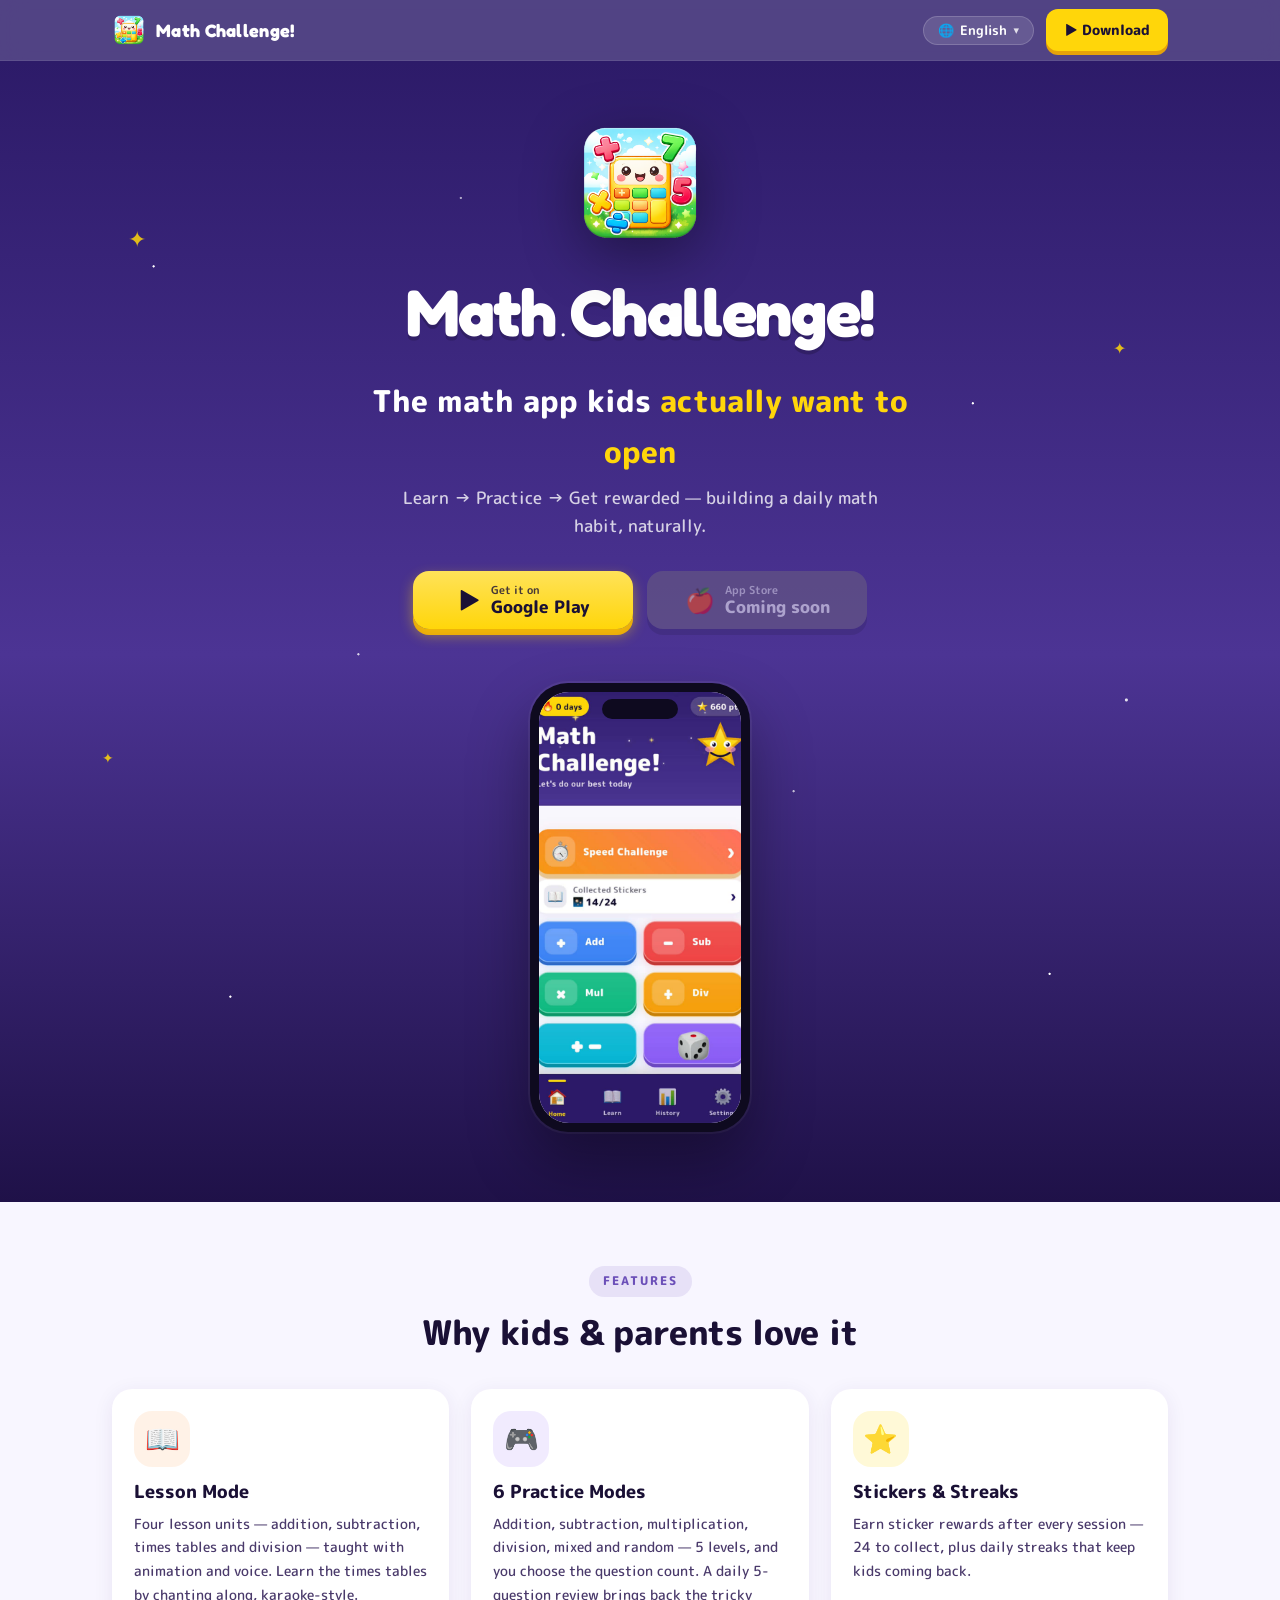
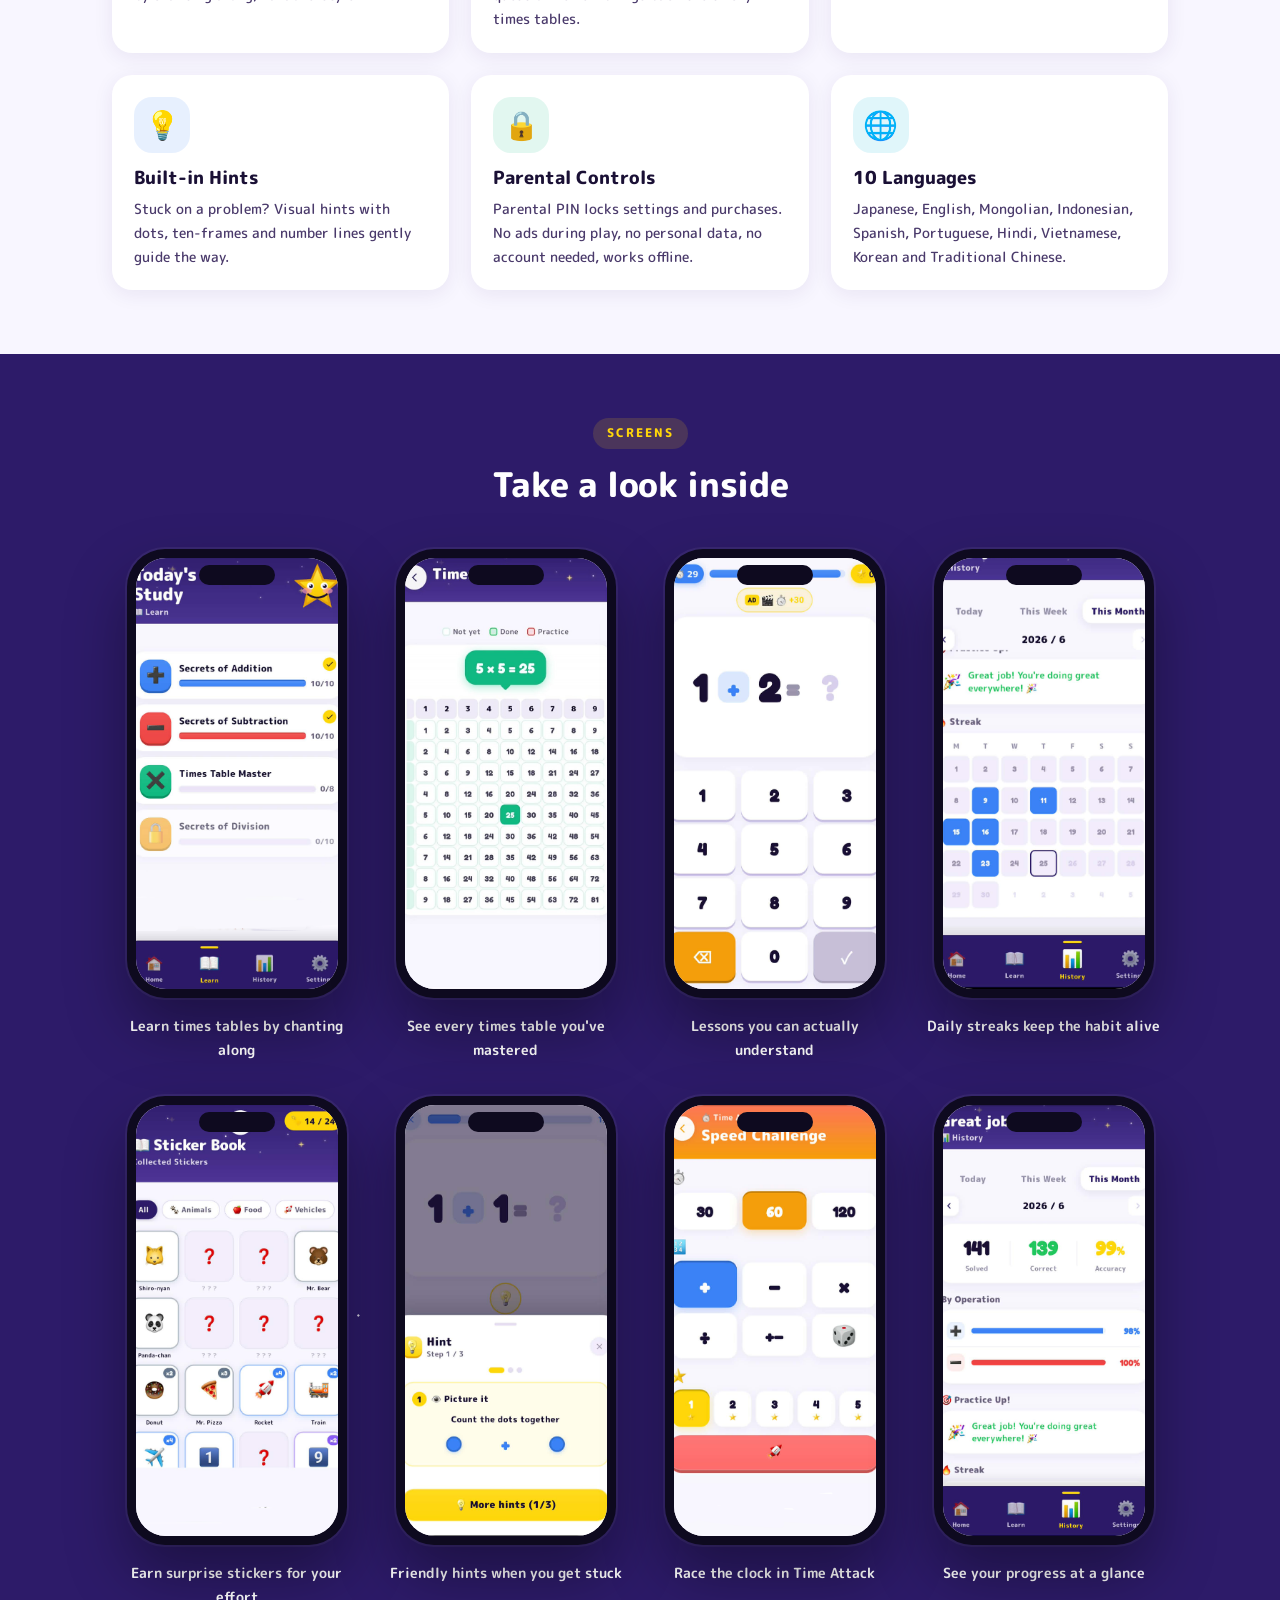
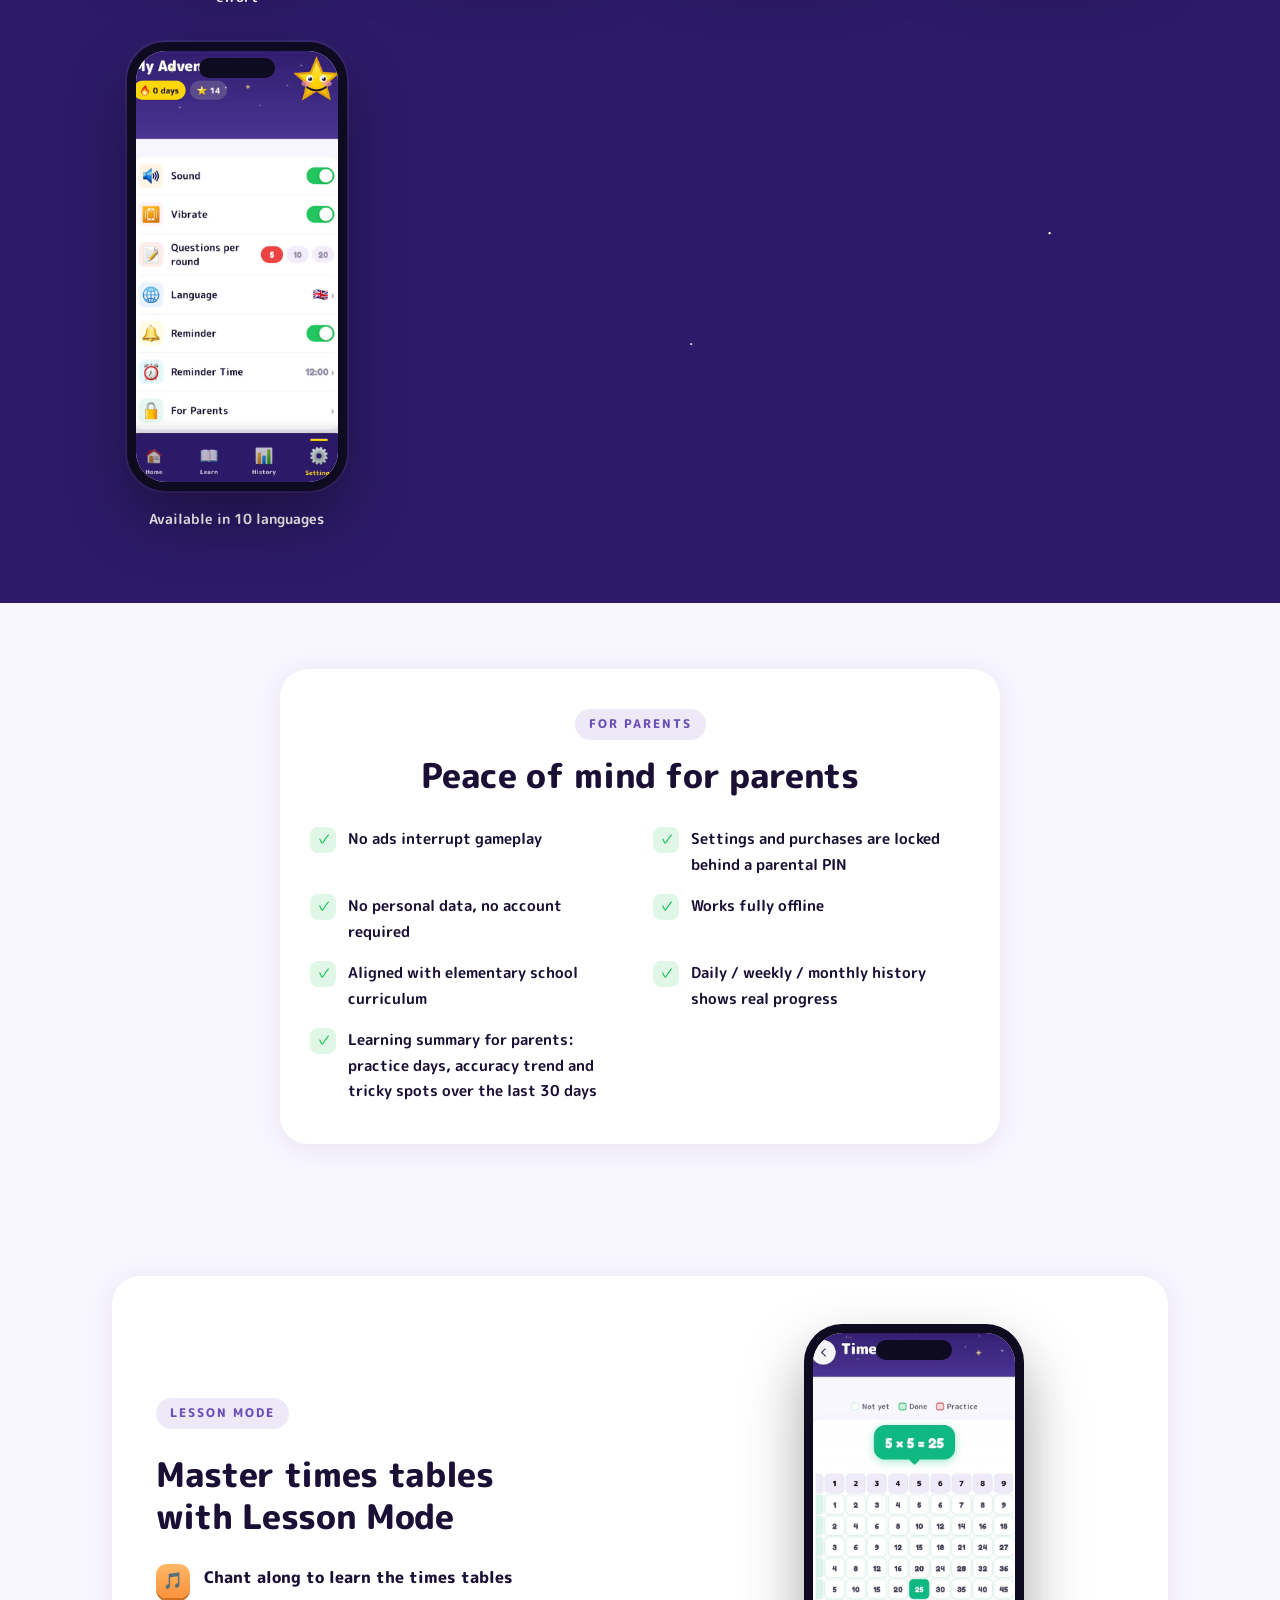
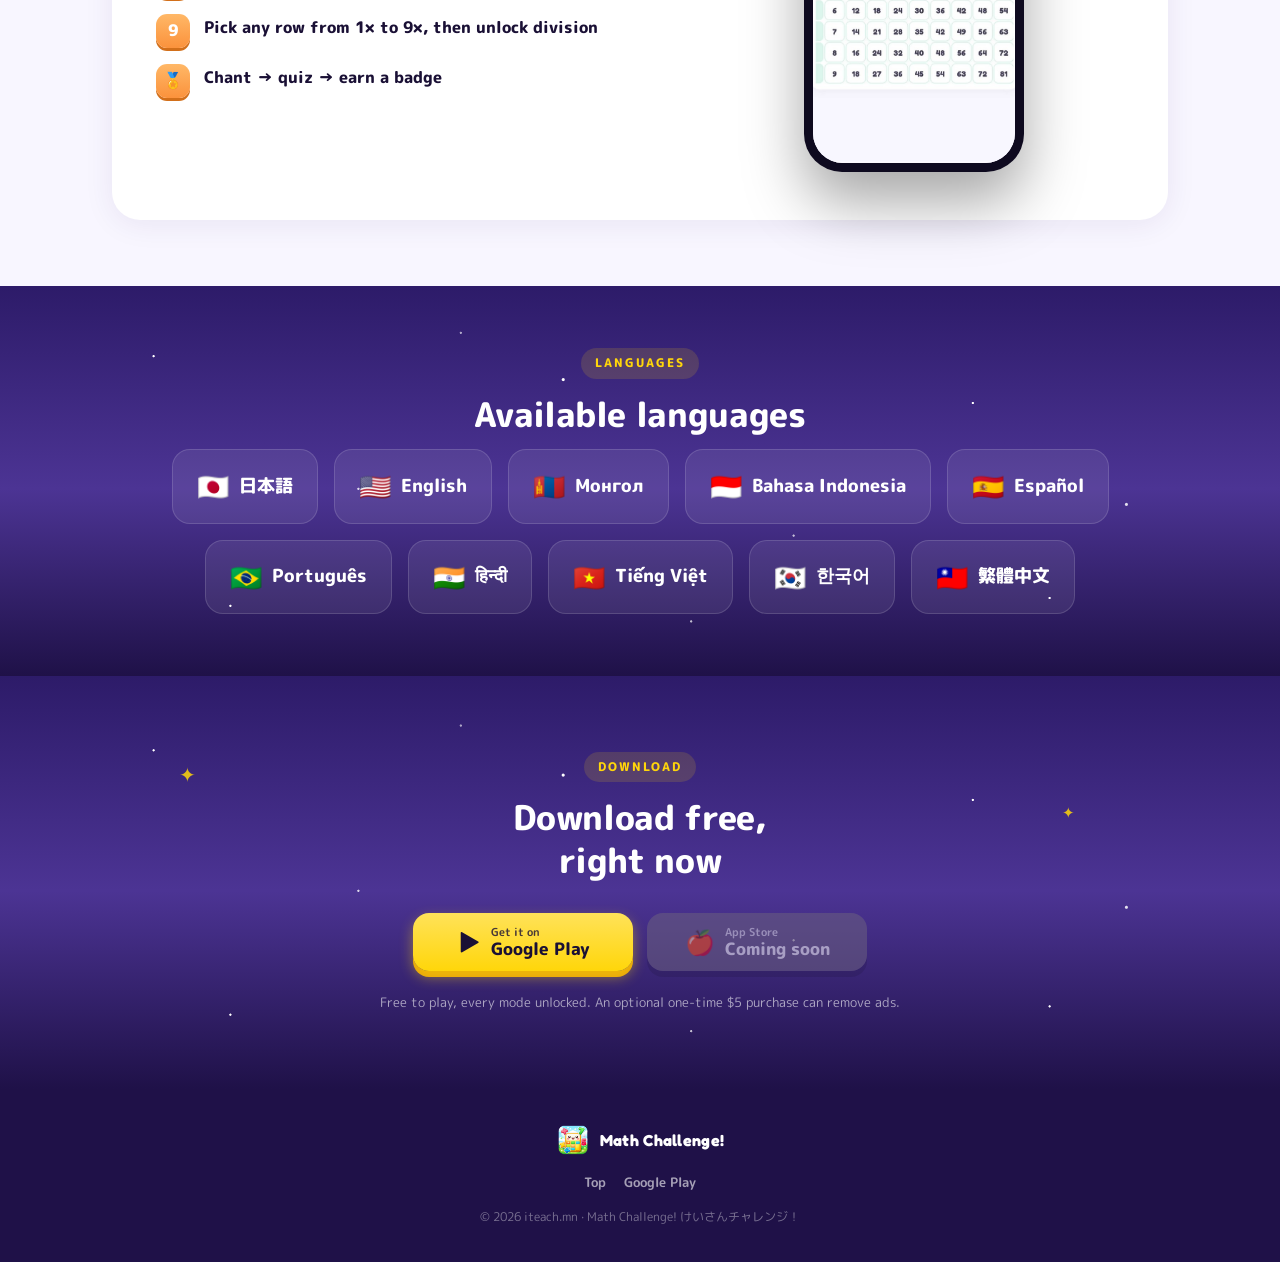
<file: math-challenge/index.html>
<!doctype html>
<html lang="en">
<head>
<meta charset="utf-8" />
<meta name="viewport" content="width=device-width, initial-scale=1" />
<title>Math Challenge! — The math app kids actually want to open</title>
<meta name="description" content="Math Challenge! — math practice for kids aged 5–9: addition, subtraction, times tables & division via animated lessons and games. No ads during play, no sign-up, offline. 10 languages." />
<meta name="robots" content="index, follow" />
<meta name="theme-color" content="#2D1B69" />
<meta name="author" content="iteach.mn" />

<!-- Canonical & language alternates -->
<link rel="canonical" href="https://iteachmn.github.io/math-challenge/" />
<link rel="alternate" hreflang="ja" href="https://iteachmn.github.io/math-challenge/ja/" />
<link rel="alternate" hreflang="en" href="https://iteachmn.github.io/math-challenge/" />
<link rel="alternate" hreflang="mn" href="https://iteachmn.github.io/math-challenge/mn/" />
<link rel="alternate" hreflang="id" href="https://iteachmn.github.io/math-challenge/id/" />
<link rel="alternate" hreflang="es" href="https://iteachmn.github.io/math-challenge/es/" />
<link rel="alternate" hreflang="pt" href="https://iteachmn.github.io/math-challenge/pt/" />
<link rel="alternate" hreflang="hi" href="https://iteachmn.github.io/math-challenge/hi/" />
<link rel="alternate" hreflang="vi" href="https://iteachmn.github.io/math-challenge/vi/" />
<link rel="alternate" hreflang="ko" href="https://iteachmn.github.io/math-challenge/ko/" />
<link rel="alternate" hreflang="zh-Hant" href="https://iteachmn.github.io/math-challenge/zh-hant/" />
<link rel="alternate" hreflang="x-default" href="https://iteachmn.github.io/math-challenge/" />

<!-- OGP / Twitter Card -->
<meta property="og:type" content="website" />
<meta property="og:site_name" content="Math Challenge!" />
<meta property="og:locale" content="en_US" />
<meta property="og:locale:alternate" content="ja_JP" />
<meta property="og:locale:alternate" content="mn_MN" />
<meta property="og:locale:alternate" content="id_ID" />
<meta property="og:locale:alternate" content="es_ES" />
<meta property="og:locale:alternate" content="pt_BR" />
<meta property="og:locale:alternate" content="hi_IN" />
<meta property="og:locale:alternate" content="vi_VN" />
<meta property="og:locale:alternate" content="ko_KR" />
<meta property="og:locale:alternate" content="zh_TW" />
<meta property="og:url" content="https://iteachmn.github.io/math-challenge/" />
<meta property="og:title" content="Math Challenge! — The math app kids actually want to open" />
<meta property="og:description" content="Learn → Practice → Get rewarded. Addition, subtraction, times tables and division through lessons and games. No ads during play, no sign-up, works offline." />
<meta property="og:image" content="https://iteachmn.github.io/math-challenge/assets/ogp.png" />
<meta property="og:image:width" content="1200" />
<meta property="og:image:height" content="630" />
<meta property="og:image:alt" content="Math Challenge! / けいさんチャレンジ！" />
<meta name="twitter:card" content="summary_large_image" />
<meta name="twitter:title" content="Math Challenge!" />
<meta name="twitter:description" content="The math app kids actually want to open. Practice addition, subtraction, times tables and division." />
<meta name="twitter:image" content="https://iteachmn.github.io/math-challenge/assets/ogp.png" />
<meta name="twitter:image:alt" content="Math Challenge! / けいさんチャレンジ！" />

<!-- Structured data (JSON-LD) -->
<script type="application/ld+json">
{
  "@context": "https://schema.org",
  "@type": "MobileApplication",
  "name": "Math Challenge!",
  "alternateName": "けいさんチャレンジ！",
  "operatingSystem": "Android",
  "applicationCategory": "EducationalApplication",
  "applicationSubCategory": "Mathematics",
  "contentRating": "Everyone",
  "softwareVersion": "2.8.8",
  "datePublished": "2026-10-28",
  "featureList": "Lesson mode (addition, subtraction, times tables, division), 6 practice modes, time attack, visual hints, sticker collection, daily streaks, daily times-table review, parent learning summary, progress history, offline play",
  "inLanguage": ["en", "ja", "mn", "id", "es", "pt", "hi", "vi", "ko", "zh-Hant"],
  "description": "A math practice app for kids aged 5–9. Learn addition, subtraction, times tables and division through animated lessons and games. No ads during play, no sign-up, works offline.",
  "image": "https://iteachmn.github.io/math-challenge/assets/app_icon.png",
  "screenshot": [
    "https://iteachmn.github.io/math-challenge/images/home.png",
    "https://iteachmn.github.io/math-challenge/images/study.png",
    "https://iteachmn.github.io/math-challenge/images/times_table.jpg",
    "https://iteachmn.github.io/math-challenge/images/challange.png",
    "https://iteachmn.github.io/math-challenge/images/history_1.png"
  ],
  "publisher": { "@type": "Organization", "name": "iteach.mn", "url": "https://iteach.mn" },
  "url": "https://iteachmn.github.io/math-challenge/",
  "downloadUrl": "https://play.google.com/store/apps/details?id=mn.iteach.math_challenge",
  "offers": { "@type": "Offer", "price": "0", "priceCurrency": "USD" },
  "author": { "@type": "Organization", "name": "iteach.mn", "url": "https://iteach.mn" }
}
</script>

<link rel="preconnect" href="https://fonts.googleapis.com">
<link rel="preconnect" href="https://fonts.gstatic.com" crossorigin>
<link href="https://fonts.googleapis.com/css2?family=Fredoka:wght@500;600;700;900&family=M+PLUS+Rounded+1c:wght@400;500;700;800;900&display=swap" rel="stylesheet">
<link rel="preload" as="image" href="images/home.png" fetchpriority="high" />
<link rel="stylesheet" href="styles.css" />
<link rel="icon" href="assets/app_icon.png" />
</head>
<body>

<!-- ============ Header ============ -->
<header class="site-header">
  <div class="wrap">
    <a class="brand-mini" href="#top">
      <img src="assets/app_icon.png" alt="Math Challenge!" />
      <b>Math Challenge!</b>
    </a>
    <div class="header-spacer"></div>
    <details class="lang-menu">
      <summary aria-label="Select language">🌐 <span class="lang-cur">English</span></summary>
      <div class="lang-menu-list" role="navigation" aria-label="Select language">
        <a href="ja/">日本語</a>
        <a href="./" aria-current="page">English</a>
        <a href="mn/">Монгол</a>
        <a href="id/">Bahasa Indonesia</a>
        <a href="es/">Español</a>
        <a href="pt/">Português</a>
        <a href="hi/">हिन्दी</a>
        <a href="vi/">Tiếng Việt</a>
        <a href="ko/">한국어</a>
        <a href="zh-hant/">繁體中文</a>
      </div>
    </details>
    <a class="header-cta" href="https://play.google.com/store/apps/details?id=mn.iteach.math_challenge&referrer=utm_source%3Dlp_en%26utm_medium%3Dweb%26utm_campaign%3Dlanding">▶ Download</a>
  </div>
</header>

<!-- ============ Section 1 — Hero ============ -->
<section class="night hero on-dark" id="top">
  <div class="stars"></div>
  <span class="star-deco font-display" style="top:14%; left:10%; font-size:22px;">✦</span>
  <span class="star-deco font-display" style="top:24%; right:12%; font-size:16px; animation-delay:1.1s;">✦</span>
  <span class="star-deco font-display" style="top:60%; left:8%; font-size:14px; animation-delay:2s;">✦</span>
  <div class="wrap">
    <img class="hero-icon" src="assets/app_icon.png" alt="Math Challenge! app icon" />
    <h1 class="hero-name font-display">Math Challenge!</h1>
    <p class="hero-catch">The math app kids <span class="pop">actually want to open</span></p>
    <p class="hero-sub">
      Learn → Practice → Get rewarded — building a daily math habit, naturally.
    </p>
    <div class="cta-row">
      <a class="btn btn-play" href="https://play.google.com/store/apps/details?id=mn.iteach.math_challenge&referrer=utm_source%3Dlp_en%26utm_medium%3Dweb%26utm_campaign%3Dlanding">
        <span class="btn-ico">▶</span>
        <span class="btn-label"><small>Get it on</small>Google Play</span>
      </a>
      <span class="btn btn-store" role="button" aria-disabled="true">
        <span class="btn-ico">🍎</span>
        <span class="btn-label"><small>App Store</small>Coming soon</span>
      </span>
    </div>

    <div class="hero-shot">
      <!-- Phone mockup: Home screen mini-UI -->
      <div class="phone phone-lg">
        <div class="phone-screen">
          <img class="shot-img" fetchpriority="high" decoding="async" src="images/home.png" alt="Math Challenge home screen" />
        </div>
      </div>
    </div>
  </div>
</section>

<!-- ============ Section 2 — Features ============ -->
<section class="features">
  <div class="wrap">
    <div class="sec-head">
      <span class="sec-kicker">Features</span>
      <h2 class="sec-title">Why kids &amp; parents love it</h2>
    </div>
    <div class="feat-grid">
      <article class="card feat-card">
        <div class="feat-badge" style="background:rgba(251,146,60,0.12); color:#FB923C;">📖</div>
        <h3>Lesson Mode</h3>
        <p>Four lesson units — addition, subtraction, times tables and division — taught with animation and voice. Learn the times tables by chanting along, karaoke-style.</p>
      </article>
      <article class="card feat-card">
        <div class="feat-badge" style="background:rgba(139,92,246,0.12); color:#8B5CF6;">🎮</div>
        <h3>6 Practice Modes</h3>
        <p>Addition, subtraction, multiplication, division, mixed and random — 5 levels, and you choose the question count. A daily 5-question review brings back the tricky times tables.</p>
      </article>
      <article class="card feat-card">
        <div class="feat-badge" style="background:rgba(255,214,10,0.16); color:#E5A20A;">⭐</div>
        <h3>Stickers &amp; Streaks</h3>
        <p>Earn sticker rewards after every session — 24 to collect, plus daily streaks that keep kids coming back.</p>
      </article>
      <article class="card feat-card">
        <div class="feat-badge" style="background:rgba(59,130,246,0.12); color:#3B82F6;">💡</div>
        <h3>Built-in Hints</h3>
        <p>Stuck on a problem? Visual hints with dots, ten-frames and number lines gently guide the way.</p>
      </article>
      <article class="card feat-card">
        <div class="feat-badge" style="background:rgba(16,185,129,0.12); color:#10B981;">🔒</div>
        <h3>Parental Controls</h3>
        <p>Parental PIN locks settings and purchases. No ads during play, no personal data, no account needed, works offline.</p>
      </article>
      <article class="card feat-card">
        <div class="feat-badge" style="background:rgba(6,182,212,0.12); color:#06B6D4;">🌐</div>
        <h3>10 Languages</h3>
        <p>Japanese, English, Mongolian, Indonesian, Spanish, Portuguese, Hindi, Vietnamese, Korean and Traditional Chinese.</p>
      </article>
    </div>
  </div>
</section>

<!-- ============ Section 3 — Screenshots ============ -->
<section class="shots night on-dark">
  <div class="stars"></div>
  <div class="wrap">
    <div class="sec-head">
      <span class="sec-kicker">Screens</span>
      <h2 class="sec-title" style="color:#fff;">Take a look inside</h2>
    </div>
  </div>
  <div class="wrap">
    <div class="shots-scroll">

      <!-- Shot 1: times-table karaoke -->
      <div class="shot-item">
        <div class="phone"><div class="phone-screen">
          <img class="shot-img" src="images/study.png" alt="Lesson mode — learning menu" loading="lazy" />
        </div></div>
        <p class="shot-cap">Learn times tables by chanting along</p>
      </div>

      <!-- Shot: times table chart -->
      <div class="shot-item">
        <div class="phone"><div class="phone-screen">
          <img class="shot-img" src="images/times_table.jpg" alt="Times table chart — see which rows you've mastered" loading="lazy" />
        </div></div>
        <p class="shot-cap">See every times table you've mastered</p>
      </div>

      <!-- Shot 2: lesson see -->
      <div class="shot-item">
        <div class="phone"><div class="phone-screen">
          <img class="shot-img" src="images/lesson.png" alt="Solving a practice question" loading="lazy" />
        </div></div>
        <p class="shot-cap">Lessons you can actually understand</p>
      </div>

      <!-- Shot 3: streak / history -->
      <div class="shot-item">
        <div class="phone"><div class="phone-screen">
          <img class="shot-img" src="images/history_2.png" alt="Daily streak calendar" loading="lazy" />
        </div></div>
        <p class="shot-cap">Daily streaks keep the habit alive</p>
      </div>

      <!-- Shot 4: sticker gacha -->
      <div class="shot-item">
        <div class="phone"><div class="phone-screen">
          <img class="shot-img" src="images/book.png" alt="Sticker book collection" loading="lazy" />
        </div></div>
        <p class="shot-cap">Earn surprise stickers for your effort</p>
      </div>

      <!-- Shot 5: hint -->
      <div class="shot-item">
        <div class="phone"><div class="phone-screen">
          <img class="shot-img" src="images/hint_1.png" alt="Step-by-step hints" loading="lazy" />
        </div></div>
        <p class="shot-cap">Friendly hints when you get stuck</p>
      </div>

      <!-- Shot 6: time attack -->
      <div class="shot-item">
        <div class="phone"><div class="phone-screen">
          <img class="shot-img" src="images/challange.png" alt="Time Attack speed challenge" loading="lazy" />
        </div></div>
        <p class="shot-cap">Race the clock in Time Attack</p>
      </div>

      <!-- Shot 7: progress -->
      <div class="shot-item">
        <div class="phone"><div class="phone-screen">
          <img class="shot-img" src="images/history_1.png" alt="Progress and accuracy history" loading="lazy" />
        </div></div>
        <p class="shot-cap">See your progress at a glance</p>
      </div>

      <!-- Shot 8: languages -->
      <div class="shot-item">
        <div class="phone"><div class="phone-screen">
          <img class="shot-img" src="images/setting.png" alt="Settings and parental menu" loading="lazy" />
        </div></div>
        <p class="shot-cap">Available in 10 languages</p>
      </div>

    </div>
  </div>
</section>

<!-- ============ Section 4 — Parents ============ -->
<section class="parents">
  <div class="wrap">
    <div class="parents-inner">
      <div class="sec-head" style="margin-bottom:6px;">
        <span class="sec-kicker">For Parents</span>
        <h2 class="sec-title">Peace of mind for parents</h2>
      </div>
      <ul class="check-list">
        <li><span class="ck">✓</span><span>No ads interrupt gameplay</span></li>
        <li><span class="ck">✓</span><span>Settings and purchases are locked behind a parental PIN</span></li>
        <li><span class="ck">✓</span><span>No personal data, no account required</span></li>
        <li><span class="ck">✓</span><span>Works fully offline</span></li>
        <li><span class="ck">✓</span><span>Aligned with elementary school curriculum</span></li>
        <li><span class="ck">✓</span><span>Daily / weekly / monthly history shows real progress</span></li>
        <li><span class="ck">✓</span><span>Learning summary for parents: practice days, accuracy trend and tricky spots over the last 30 days</span></li>
      </ul>
    </div>
  </div>
</section>

<!-- ============ Section 5 — Lesson mode ============ -->
<section class="lesson">
  <div class="wrap">
    <div class="lesson-inner">
      <div>
        <span class="sec-kicker">Lesson Mode</span>
        <h2 class="sec-title" style="text-align:left; margin-top:10px;">Master times tables<br>with Lesson Mode</h2>
        <ul class="lesson-list">
          <li><span class="lesson-num">🎵</span><span><b>Chant along to learn the times tables</b></span></li>
          <li><span class="lesson-num">9</span><span><b>Pick any row from 1× to 9×, then unlock division</b></span></li>
          <li><span class="lesson-num">🏅</span><span><b>Chant → quiz → earn a badge</b></span></li>
        </ul>
      </div>
      <div class="lesson-shot">
        <div class="phone"><div class="phone-screen">
          <img class="shot-img" src="images/times_table.jpg" alt="Times table chart showing mastered and practice rows" loading="lazy" />
        </div></div>
      </div>
    </div>
  </div>
</section>

<!-- ============ Section 6 — Languages ============ -->
<section class="langs night on-dark">
  <div class="stars"></div>
  <div class="wrap">
    <div class="sec-head" style="margin-bottom:14px;">
      <span class="sec-kicker">Languages</span>
      <h2 class="sec-title" style="color:#fff;">Available languages</h2>
    </div>
    <div class="lang-flags">
      <div class="lang-pill"><span class="flag">🇯🇵</span> 日本語</div>
      <div class="lang-pill"><span class="flag">🇺🇸</span> English</div>
      <div class="lang-pill"><span class="flag">🇲🇳</span> Монгол</div>
      <div class="lang-pill"><span class="flag">🇮🇩</span> Bahasa Indonesia</div>
      <div class="lang-pill"><span class="flag">🇪🇸</span> Español</div>
      <div class="lang-pill"><span class="flag">🇧🇷</span> Português</div>
      <div class="lang-pill"><span class="flag">🇮🇳</span> हिन्दी</div>
      <div class="lang-pill"><span class="flag">🇻🇳</span> Tiếng Việt</div>
      <div class="lang-pill"><span class="flag">🇰🇷</span> 한국어</div>
      <div class="lang-pill"><span class="flag">🇹🇼</span> 繁體中文</div>
    </div>
  </div>
</section>

<!-- ============ Section 7 — Download CTA ============ -->
<section class="download night on-dark">
  <div class="stars"></div>
  <span class="star-deco font-display" style="top:20%; left:14%; font-size:20px;">✦</span>
  <span class="star-deco font-display" style="top:30%; right:16%; font-size:15px; animation-delay:1.3s;">✦</span>
  <div class="wrap">
    <div class="sec-head" style="margin-bottom:0;">
      <span class="sec-kicker">Download</span>
      <h2 class="sec-title">Download free,<br>right now</h2>
    </div>
    <div class="cta-row">
      <a class="btn btn-play" href="https://play.google.com/store/apps/details?id=mn.iteach.math_challenge&referrer=utm_source%3Dlp_en%26utm_medium%3Dweb%26utm_campaign%3Dlanding">
        <span class="btn-ico">▶</span>
        <span class="btn-label"><small>Get it on</small>Google Play</span>
      </a>
      <span class="btn btn-store" role="button" aria-disabled="true">
        <span class="btn-ico">🍎</span>
        <span class="btn-label"><small>App Store</small>Coming soon</span>
      </span>
    </div>
    <p class="download-note">Free to play, every mode unlocked. An optional one-time $5 purchase can remove ads.</p>
  </div>
</section>

<!-- ============ Footer ============ -->
<footer class="site-footer">
  <div class="wrap">
    <div class="brand-mini">
      <img src="assets/app_icon.png" alt="" />
      <b style="color:#fff;">Math Challenge!</b>
    </div>
    <nav class="foot-links">
      <a href="#top">Top</a>
      <a href="https://play.google.com/store/apps/details?id=mn.iteach.math_challenge&referrer=utm_source%3Dlp_en%26utm_medium%3Dweb%26utm_campaign%3Dlanding">Google Play</a>
    </nav>
    <p class="foot-copy">© 2026 iteach.mn · Math Challenge! けいさんチャレンジ！</p>
  </div>
</footer>

</body>
</html>
</file>
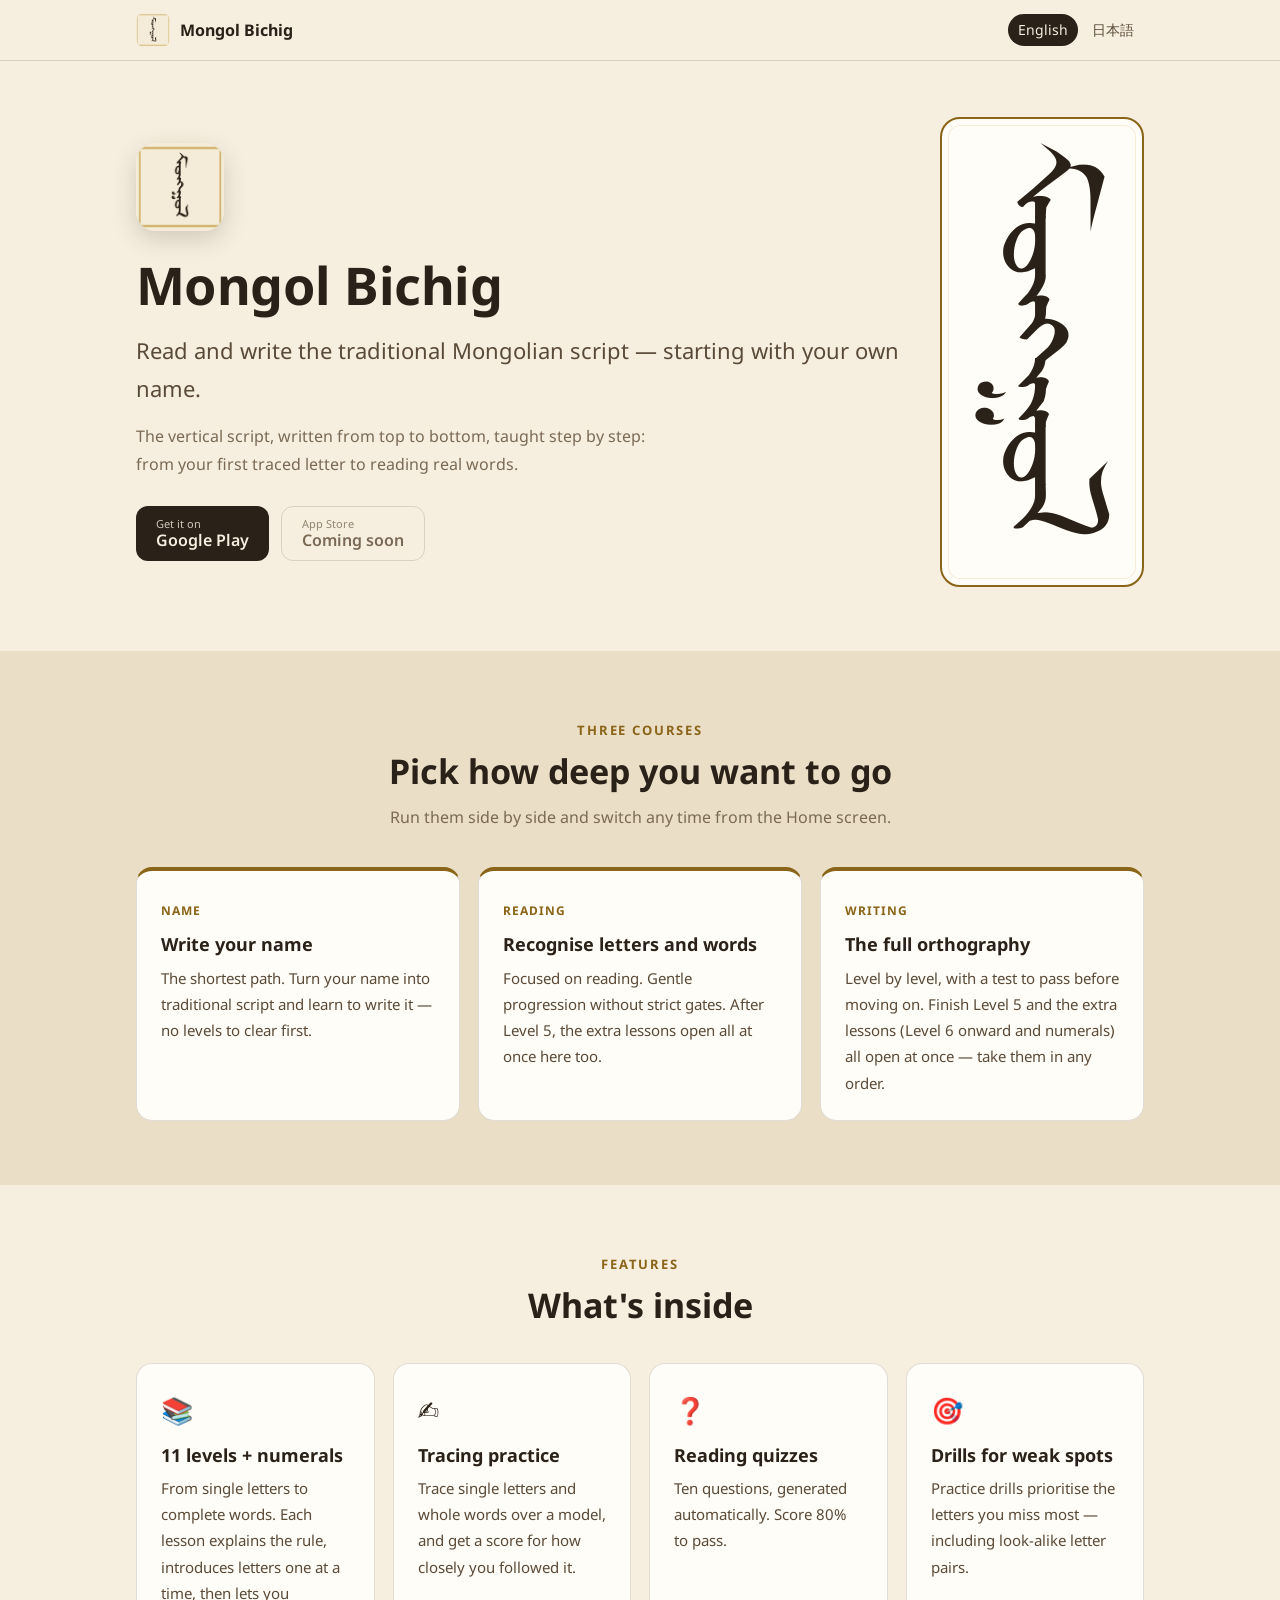
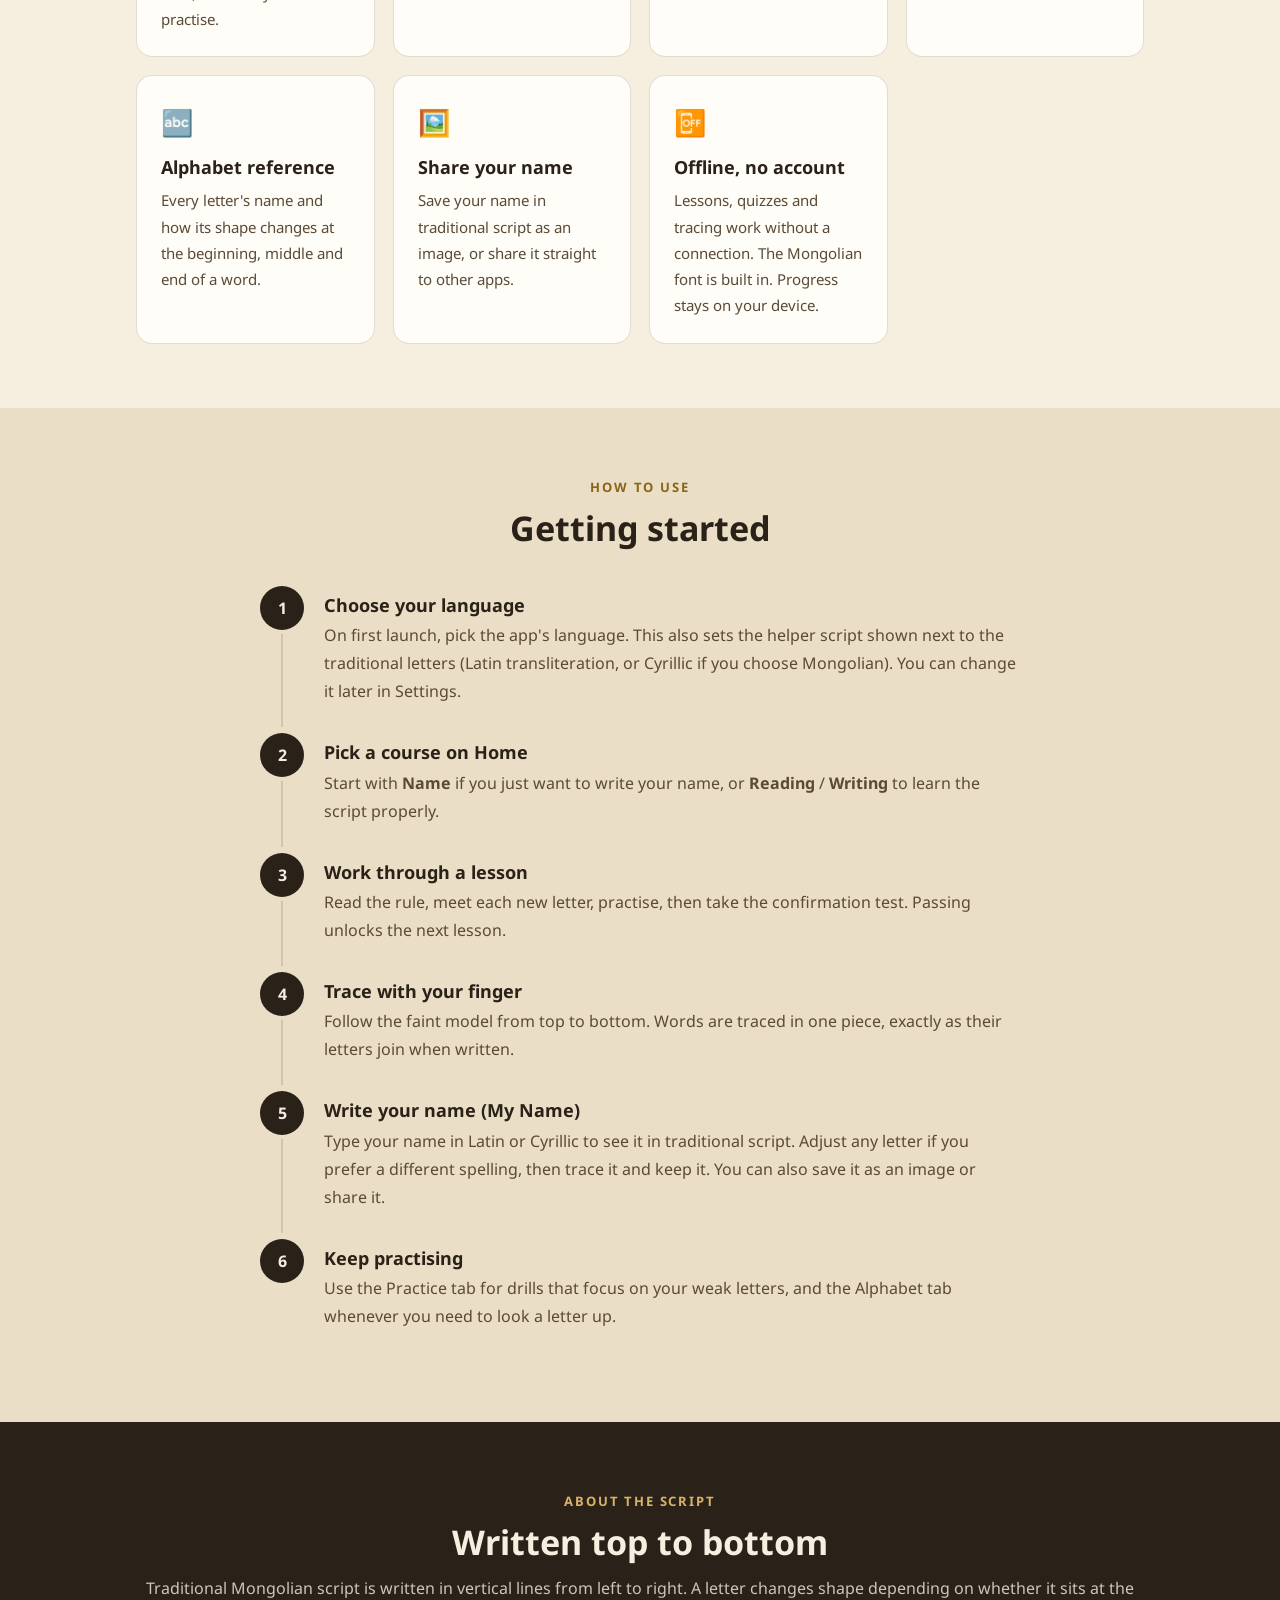
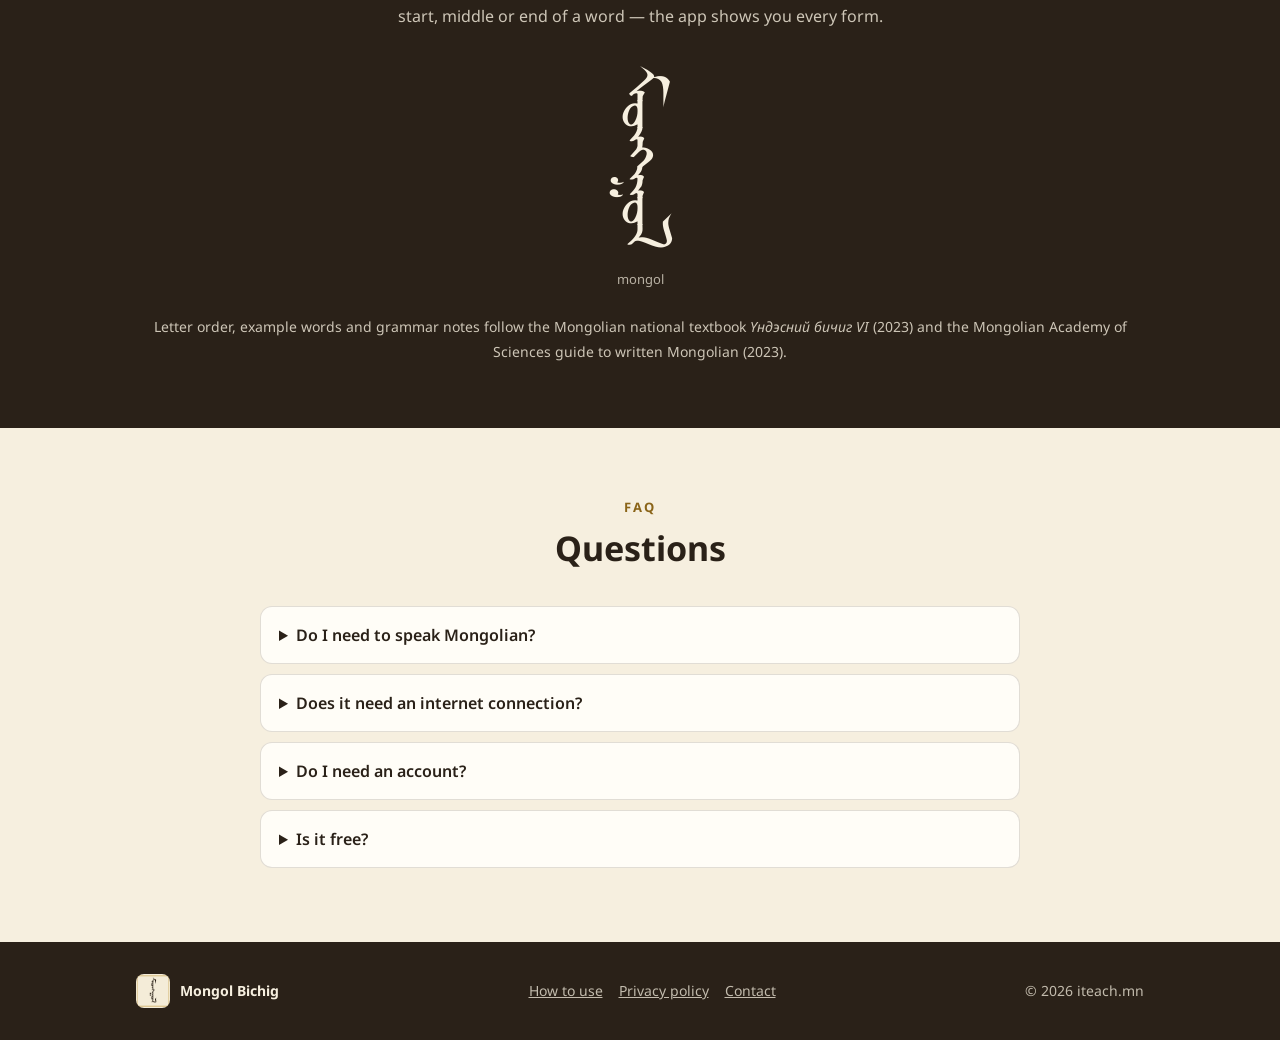
<file: mongol-bichig/index.html>
<!doctype html>
<html lang="en">
<head>
<meta charset="utf-8" />
<meta name="viewport" content="width=device-width, initial-scale=1" />
<title>Mongol Bichig – Learn the Traditional Mongolian Script</title>
<meta name="description" content="Mongol Bichig: read and write the traditional Mongolian script, starting with your own name. Tracing practice, reading quizzes, an alphabet reference and drills. No account, works offline." />
<meta name="robots" content="index, follow" />
<meta name="theme-color" content="#2A2118" />
<meta name="author" content="iteach.mn" />

<link rel="canonical" href="https://iteachmn.github.io/mongol-bichig/" />
<link rel="alternate" hreflang="en" href="https://iteachmn.github.io/mongol-bichig/" />
<link rel="alternate" hreflang="ja" href="https://iteachmn.github.io/mongol-bichig/ja/" />
<link rel="alternate" hreflang="x-default" href="https://iteachmn.github.io/mongol-bichig/" />

<meta property="og:type" content="website" />
<meta property="og:site_name" content="Mongol Bichig" />
<meta property="og:locale" content="en_US" />
<meta property="og:locale:alternate" content="ja_JP" />
<meta property="og:url" content="https://iteachmn.github.io/mongol-bichig/" />
<meta property="og:title" content="Mongol Bichig – Learn to write the traditional Mongolian script" />
<meta property="og:description" content="Read and write the traditional Mongolian script, starting with your own name." />
<meta property="og:image" content="https://iteachmn.github.io/mongol-bichig/assets/ogp.png" />
<meta property="og:image:width" content="1024" />
<meta property="og:image:height" content="500" />
<meta property="og:image:alt" content="Mongol Bichig – traditional Mongolian script learning app" />
<meta name="twitter:card" content="summary_large_image" />
<meta name="twitter:title" content="Mongol Bichig – Learn to write the traditional Mongolian script" />
<meta name="twitter:description" content="Read and write the traditional Mongolian script, starting with your own name." />
<meta name="twitter:image" content="https://iteachmn.github.io/mongol-bichig/assets/ogp.png" />
<meta name="twitter:image:alt" content="Mongol Bichig – traditional Mongolian script learning app" />

<script type="application/ld+json">
{
  "@context": "https://schema.org",
  "@type": "MobileApplication",
  "name": "Mongol Bichig",
  "operatingSystem": "Android",
  "applicationCategory": "EducationalApplication",
  "inLanguage": ["en", "ja"],
  "description": "Read and write the traditional Mongolian script, starting with your own name.",
  "image": "https://iteachmn.github.io/mongol-bichig/assets/icon-512.png",
  "url": "https://iteachmn.github.io/mongol-bichig/",
  "installUrl": "https://play.google.com/store/apps/details?id=mn.iteach.mongolbichig",
  "softwareVersion": "1.1.0",
  "downloadUrl": "https://play.google.com/store/apps/details?id=mn.iteach.mongolbichig",
  "installUrl": "https://play.google.com/store/apps/details?id=mn.iteach.mongolbichig",
  "offers": { "@type": "Offer", "price": "0", "priceCurrency": "USD" },
  "author": { "@type": "Organization", "name": "iteach.mn", "url": "https://iteach.mn" },
  "publisher": { "@type": "Organization", "name": "iteach.mn", "url": "https://iteach.mn" }
}
</script>

<link rel="preload" href="assets/fonts/cmdashitseden.woff" as="font" type="font/woff" crossorigin />
<link rel="preconnect" href="https://fonts.googleapis.com">
<link rel="preconnect" href="https://fonts.gstatic.com" crossorigin>
<link href="https://fonts.googleapis.com/css2?family=Noto+Sans:wght@400;600;700&display=swap" rel="stylesheet">
<link rel="stylesheet" href="styles.css" />
<link rel="icon" type="image/png" sizes="192x192" href="assets/icon-192.png" />
<link rel="apple-touch-icon" href="assets/apple-touch-icon.png" />
</head>
<body>

<header class="site-header">
  <div class="wrap">
    <a class="brand-mini" href="#top"><img src="assets/icon-192.png" alt="" width="34" height="34" /><span>Mongol Bichig</span></a>
    <div class="header-spacer"></div>
    <nav class="lang-switch" aria-label="Language">
      <a href="./" aria-current="page">English</a>
      <a href="ja/">日本語</a>
    </nav>
  </div>
</header>

<section class="hero" id="top">
  <div class="wrap">
    <div>
      <img class="hero-icon" src="assets/icon-192.png" width="88" height="88" alt="Mongol Bichig app icon" />
      <h1>Mongol Bichig</h1>
      <p class="hero-catch">Read and write the traditional Mongolian script — starting with your own name.</p>
      <p class="hero-sub">The vertical script, written from top to bottom, taught step by step: from your first traced letter to reading real words.</p>
      <div class="cta-row">
        <a class="btn" href="https://play.google.com/store/apps/details?id=mn.iteach.mongolbichig"><span class="btn-label"><small>Get it on</small>Google Play</span></a>
        <span class="btn" role="button" aria-disabled="true"><span class="btn-label"><small>App Store</small>Coming soon</span></span>
      </div>
    </div>
    <div class="hero-script mongol" lang="mn-Mong" aria-label="Mongol (in traditional script)">ᠮᠣᠩᠭᠤᠯ</div>
  </div>
</section>

<section class="alt">
  <div class="wrap">
    <div class="sec-head">
      <span class="sec-kicker">Three courses</span>
      <h2 class="sec-title">Pick how deep you want to go</h2>
      <p class="sec-lead">Run them side by side and switch any time from the Home screen.</p>
    </div>
    <div class="grid">
      <article class="card course">
        <span class="tag">Name</span>
        <h3>Write your name</h3>
        <p>The shortest path. Turn your name into traditional script and learn to write it — no levels to clear first.</p>
      </article>
      <article class="card course">
        <span class="tag">Reading</span>
        <h3>Recognise letters and words</h3>
        <p>Focused on reading. Gentle progression without strict gates. After Level 5, the extra lessons open all at once here too.</p>
      </article>
      <article class="card course">
        <span class="tag">Writing</span>
        <h3>The full orthography</h3>
        <p>Level by level, with a test to pass before moving on. Finish Level 5 and the extra lessons (Level 6 onward and numerals) all open at once — take them in any order.</p>
      </article>
    </div>
  </div>
</section>

<section>
  <div class="wrap">
    <div class="sec-head">
      <span class="sec-kicker">Features</span>
      <h2 class="sec-title">What's inside</h2>
    </div>
    <div class="grid grid-4">
      <article class="card"><div class="ico">📚</div><h3>11 levels + numerals</h3><p>From single letters to complete words. Each lesson explains the rule, introduces letters one at a time, then lets you practise.</p></article>
      <article class="card"><div class="ico">✍️</div><h3>Tracing practice</h3><p>Trace single letters and whole words over a model, and get a score for how closely you followed it.</p></article>
      <article class="card"><div class="ico">❓</div><h3>Reading quizzes</h3><p>Ten questions, generated automatically. Score 80% to pass.</p></article>
      <article class="card"><div class="ico">🎯</div><h3>Drills for weak spots</h3><p>Practice drills prioritise the letters you miss most — including look-alike letter pairs.</p></article>
      <article class="card"><div class="ico">🔤</div><h3>Alphabet reference</h3><p>Every letter's name and how its shape changes at the beginning, middle and end of a word.</p></article>
      <article class="card"><div class="ico">🖼️</div><h3>Share your name</h3><p>Save your name in traditional script as an image, or share it straight to other apps.</p></article>
      <article class="card"><div class="ico">📴</div><h3>Offline, no account</h3><p>Lessons, quizzes and tracing work without a connection. The Mongolian font is built in. Progress stays on your device.</p></article>
    </div>
  </div>
</section>

<section class="alt" id="how-to">
  <div class="wrap">
    <div class="sec-head">
      <span class="sec-kicker">How to use</span>
      <h2 class="sec-title">Getting started</h2>
    </div>
    <ol class="steps">
      <li><h3>Choose your language</h3><p>On first launch, pick the app's language. This also sets the helper script shown next to the traditional letters (Latin transliteration, or Cyrillic if you choose Mongolian). You can change it later in Settings.</p></li>
      <li><h3>Pick a course on Home</h3><p>Start with <b>Name</b> if you just want to write your name, or <b>Reading</b> / <b>Writing</b> to learn the script properly.</p></li>
      <li><h3>Work through a lesson</h3><p>Read the rule, meet each new letter, practise, then take the confirmation test. Passing unlocks the next lesson.</p></li>
      <li><h3>Trace with your finger</h3><p>Follow the faint model from top to bottom. Words are traced in one piece, exactly as their letters join when written.</p></li>
      <li><h3>Write your name (My Name)</h3><p>Type your name in Latin or Cyrillic to see it in traditional script. Adjust any letter if you prefer a different spelling, then trace it and keep it. You can also save it as an image or share it.</p></li>
      <li><h3>Keep practising</h3><p>Use the Practice tab for drills that focus on your weak letters, and the Alphabet tab whenever you need to look a letter up.</p></li>
    </ol>
  </div>
</section>

<section class="dark">
  <div class="wrap">
    <div class="sec-head">
      <span class="sec-kicker">About the script</span>
      <h2 class="sec-title">Written top to bottom</h2>
      <p class="sec-lead">Traditional Mongolian script is written in vertical lines from left to right. A letter changes shape depending on whether it sits at the start, middle or end of a word — the app shows you every form.</p>
    </div>
    <div class="script-demo">
      <figure><div class="mongol" lang="mn-Mong">ᠮᠣᠩᠭᠤᠯ</div><figcaption>mongol</figcaption></figure>
    </div>
    <p class="sec-lead" style="text-align:center; margin-top:24px; font-size:14px;">Letter order, example words and grammar notes follow the Mongolian national textbook <i>Үндэсний бичиг VI</i> (2023) and the Mongolian Academy of Sciences guide to written Mongolian (2023).</p>
  </div>
</section>

<section>
  <div class="wrap">
    <div class="sec-head">
      <span class="sec-kicker">FAQ</span>
      <h2 class="sec-title">Questions</h2>
    </div>
    <div class="faq">
      <details><summary>Do I need to speak Mongolian?</summary><p>No. If you choose a language other than Mongolian, the app shows Latin transliteration and word meanings alongside the script.</p></details>
      <details><summary>Does it need an internet connection?</summary><p>Almost everything works offline. The one exception: when you enter a name that isn't in the built-in dictionary of more than 15,000 words, that text is sent to a conversion service. Offline, the app falls back to a built-in approximation.</p></details>
      <details><summary>Do I need an account?</summary><p>No. There is no sign-up, and your progress is stored only on your device.</p></details>
      <details><summary>Is it free?</summary><p>Yes — every lesson and feature is free. The app shows ads; a one-time in-app purchase removes them. Nothing else changes.</p></details>
    </div>
  </div>
</section>

<footer class="site-footer">
  <div class="wrap">
    <div class="brand-mini"><img src="assets/icon-192.png" alt="" width="34" height="34" /><span>Mongol Bichig</span></div>
    <nav class="foot-links">
      <a href="#how-to">How to use</a>
      <a href="https://docs.google.com/document/d/e/2PACX-1vTYEJs2ZEUsCDoz3jYacEROQ_wWrDBt1OV30wHb4MhotHuU3FFCd4Hwb3-05FP0C9g_1QRAoCeUnPV8/pub">Privacy policy</a>
      <a href="mailto:iteachmn@gmail.com">Contact</a>
    </nav>
    <p>© 2026 iteach.mn</p>
  </div>
</footer>

</body>
</html>
</file>
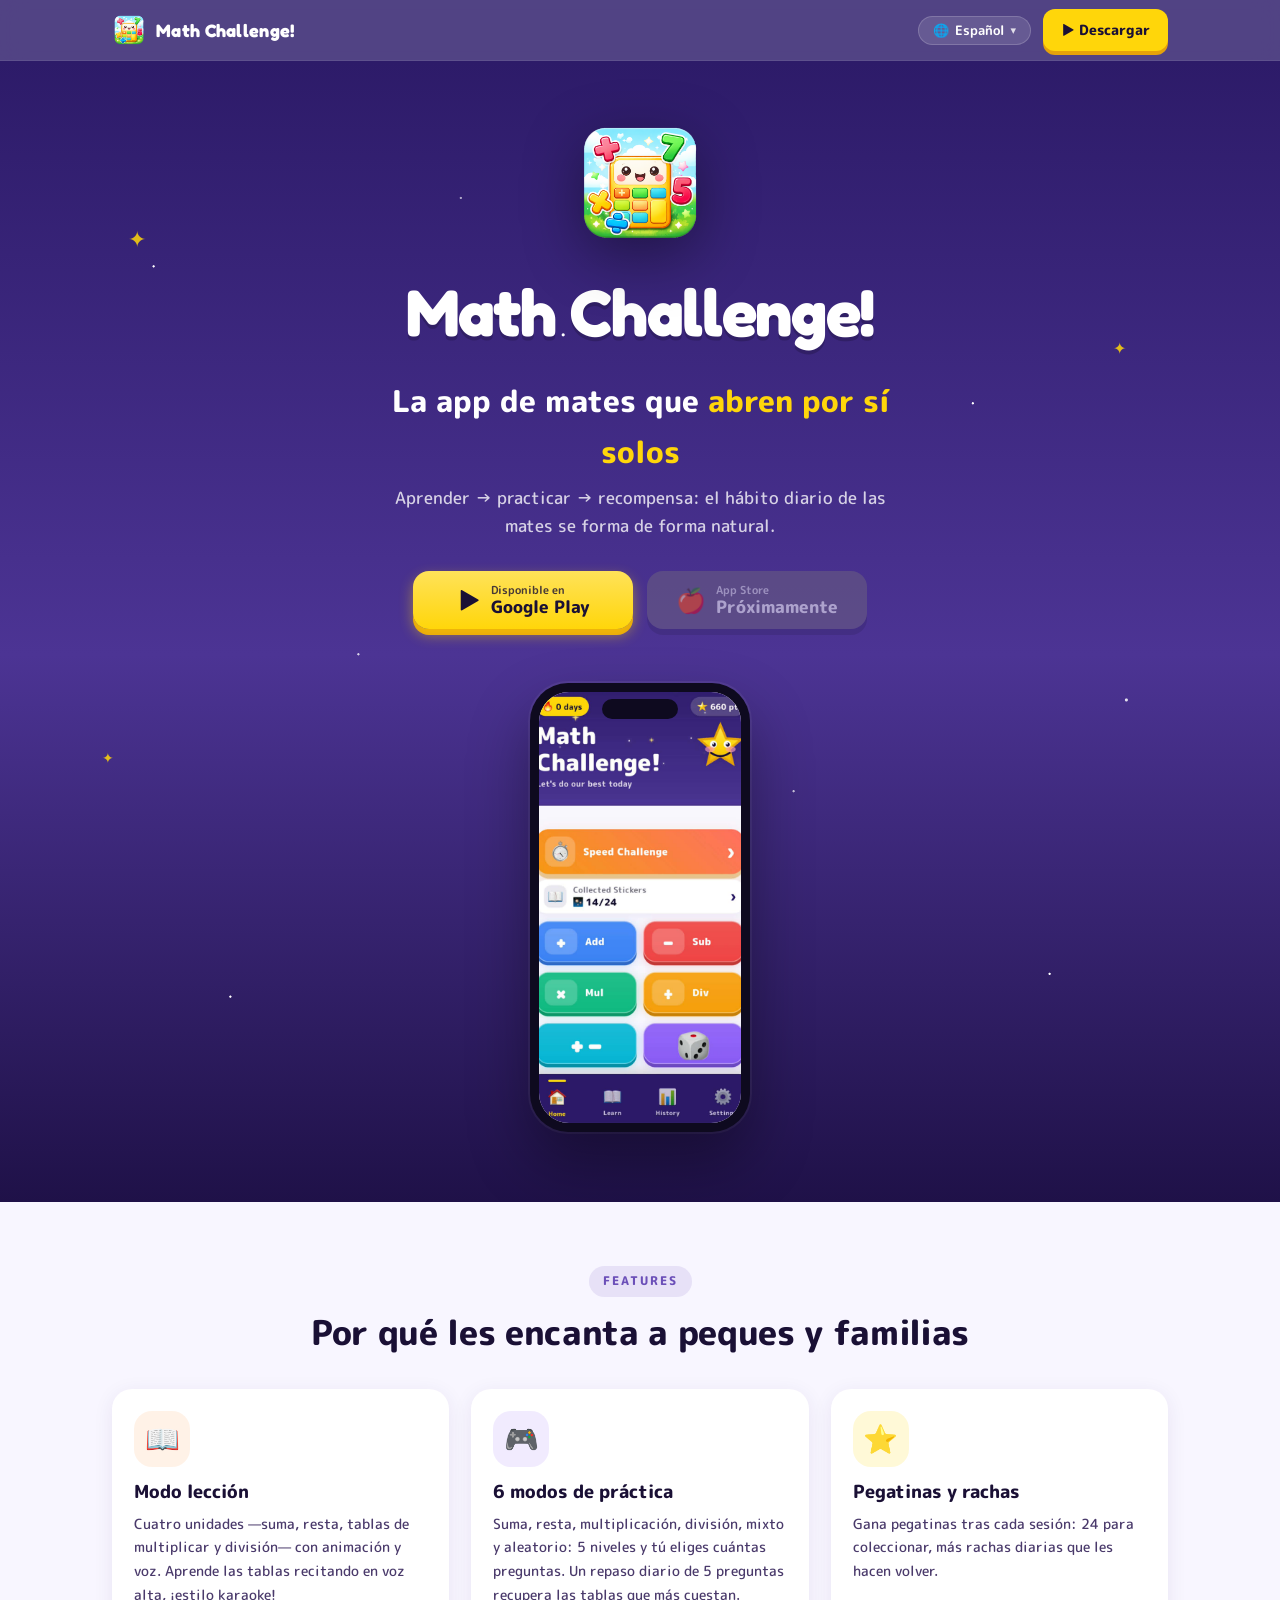
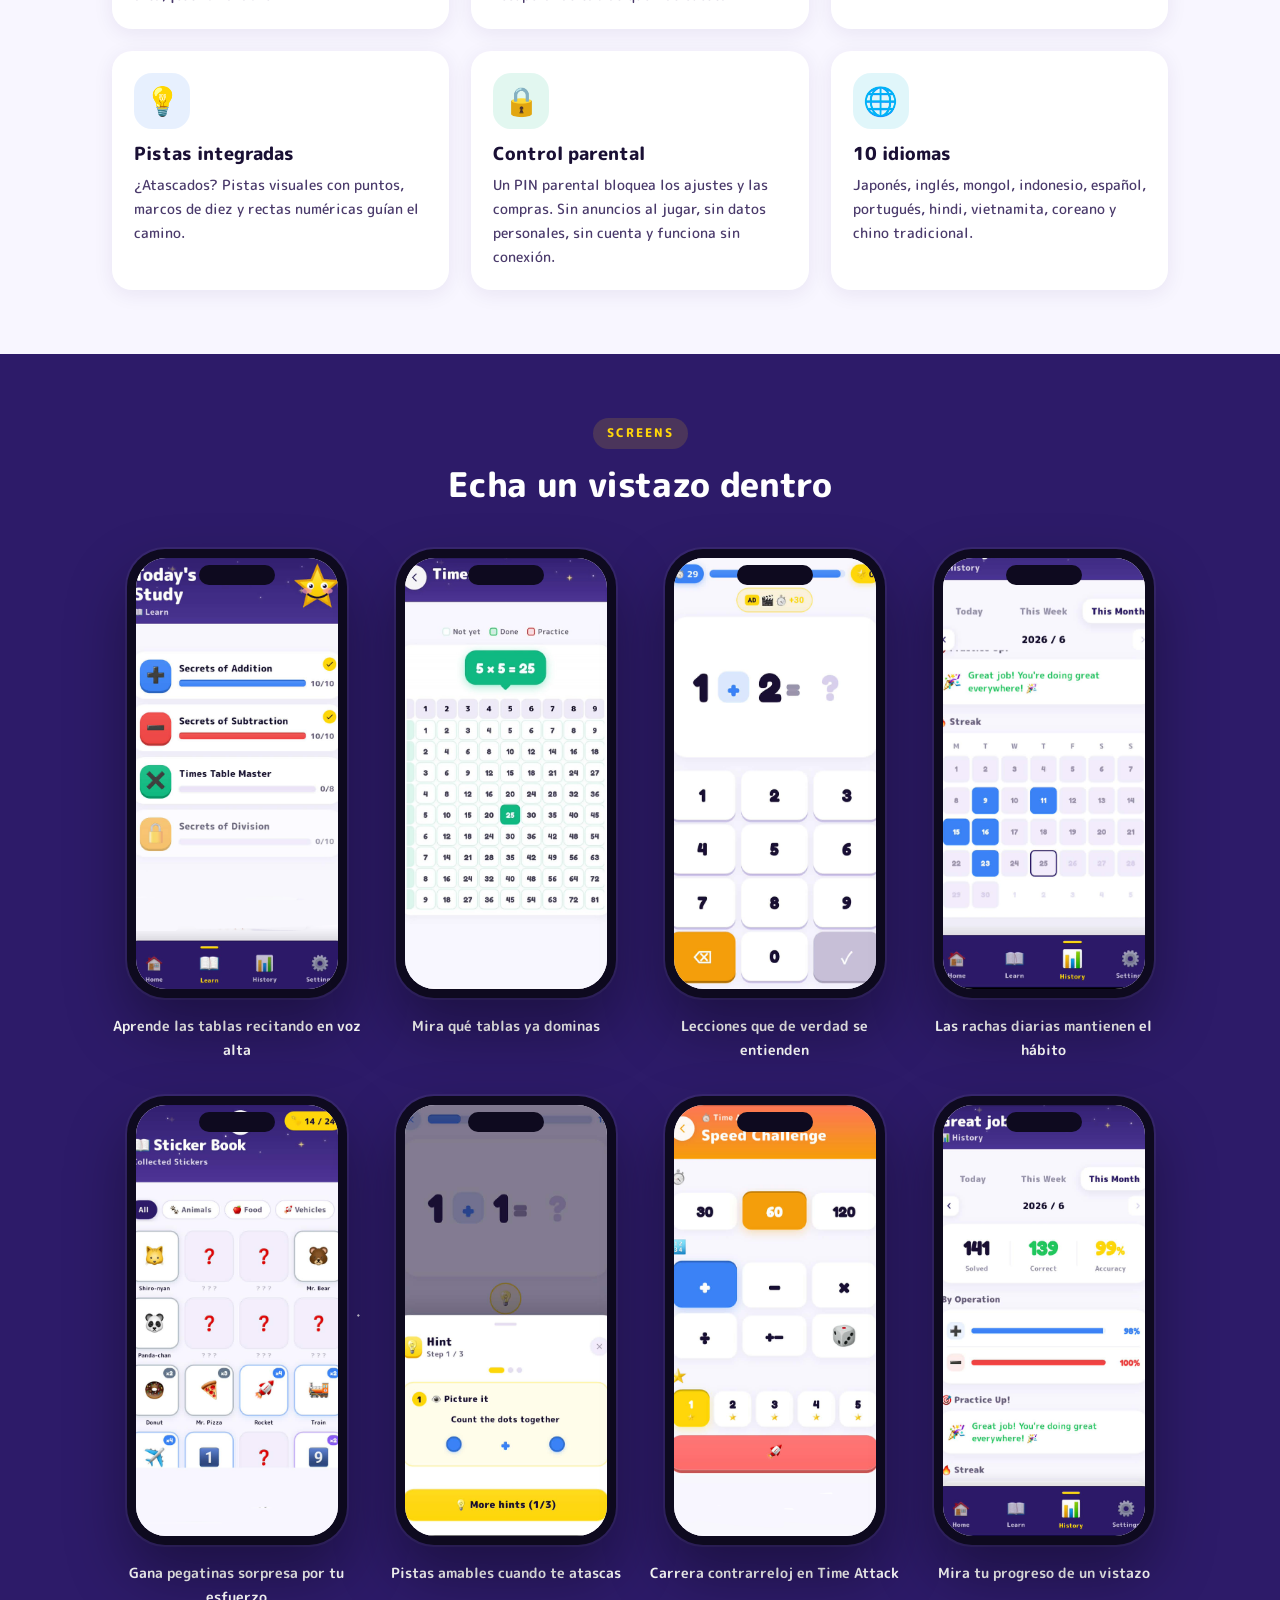
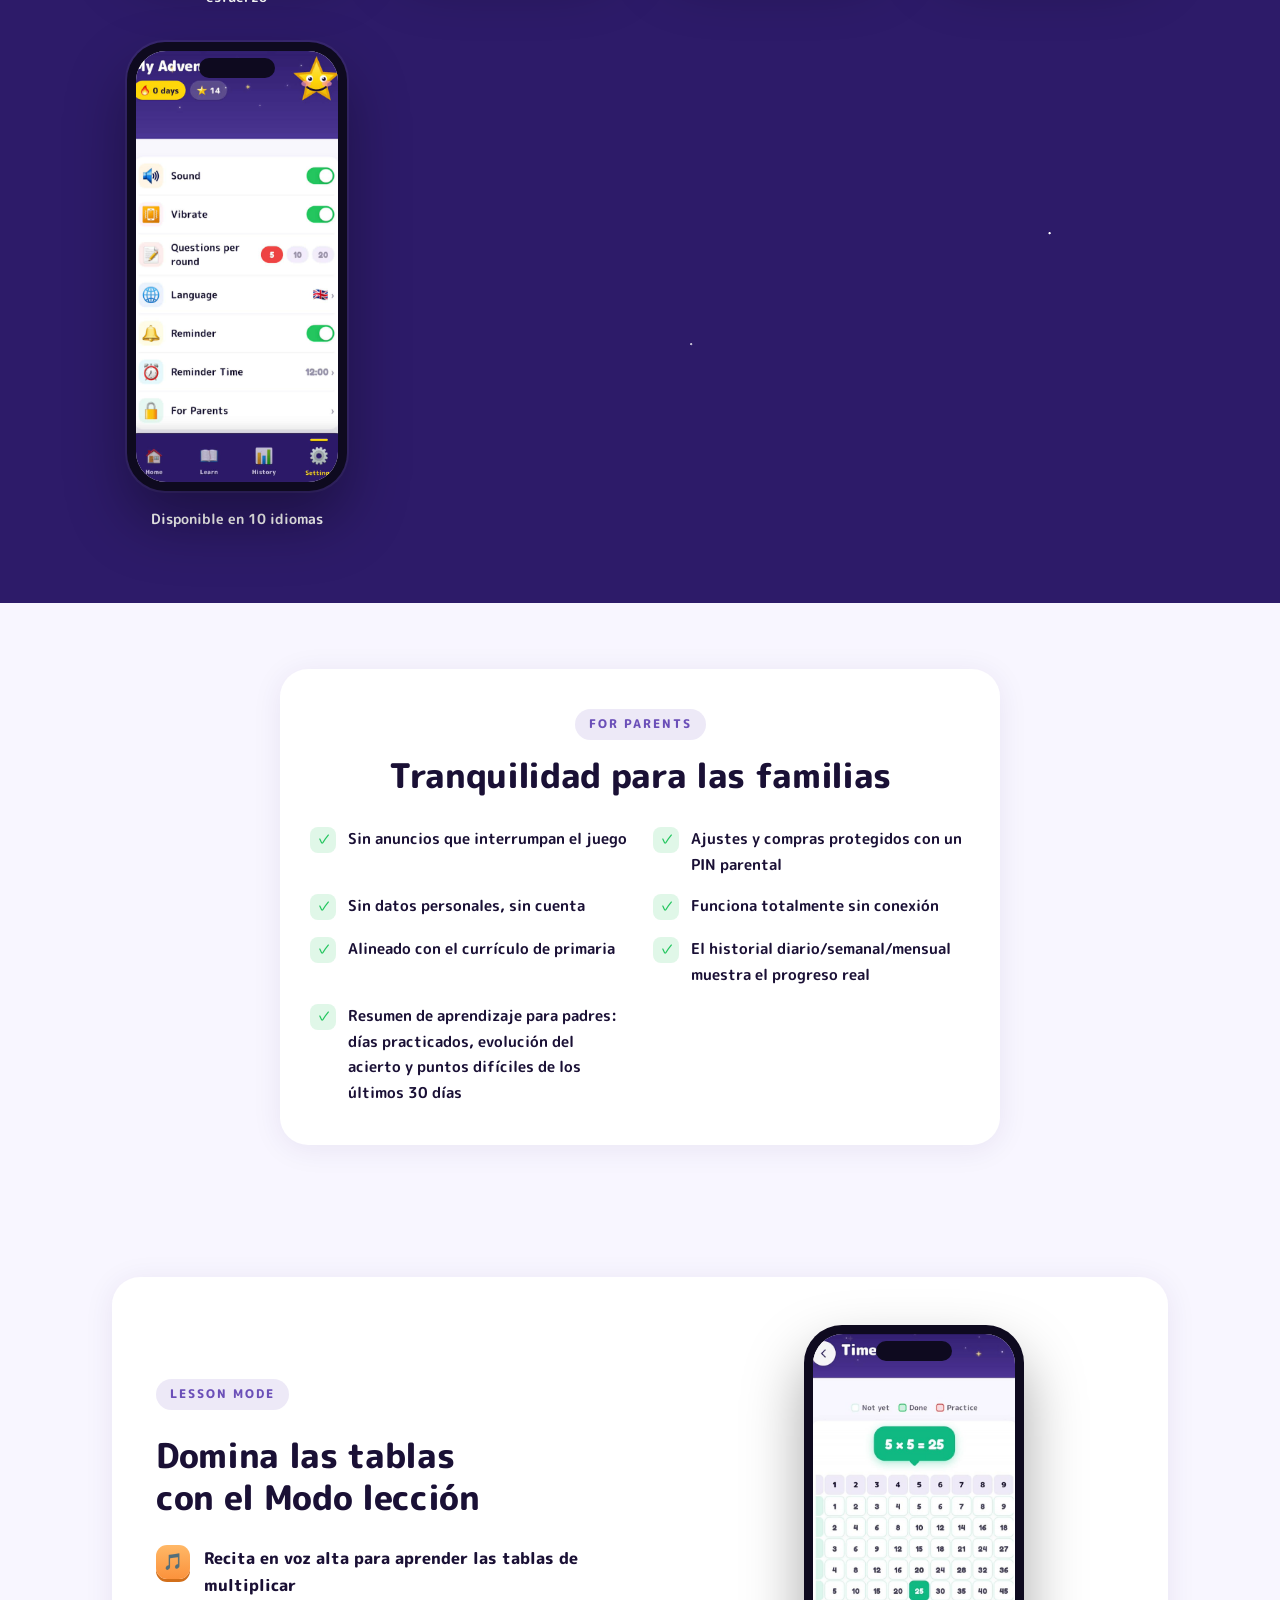
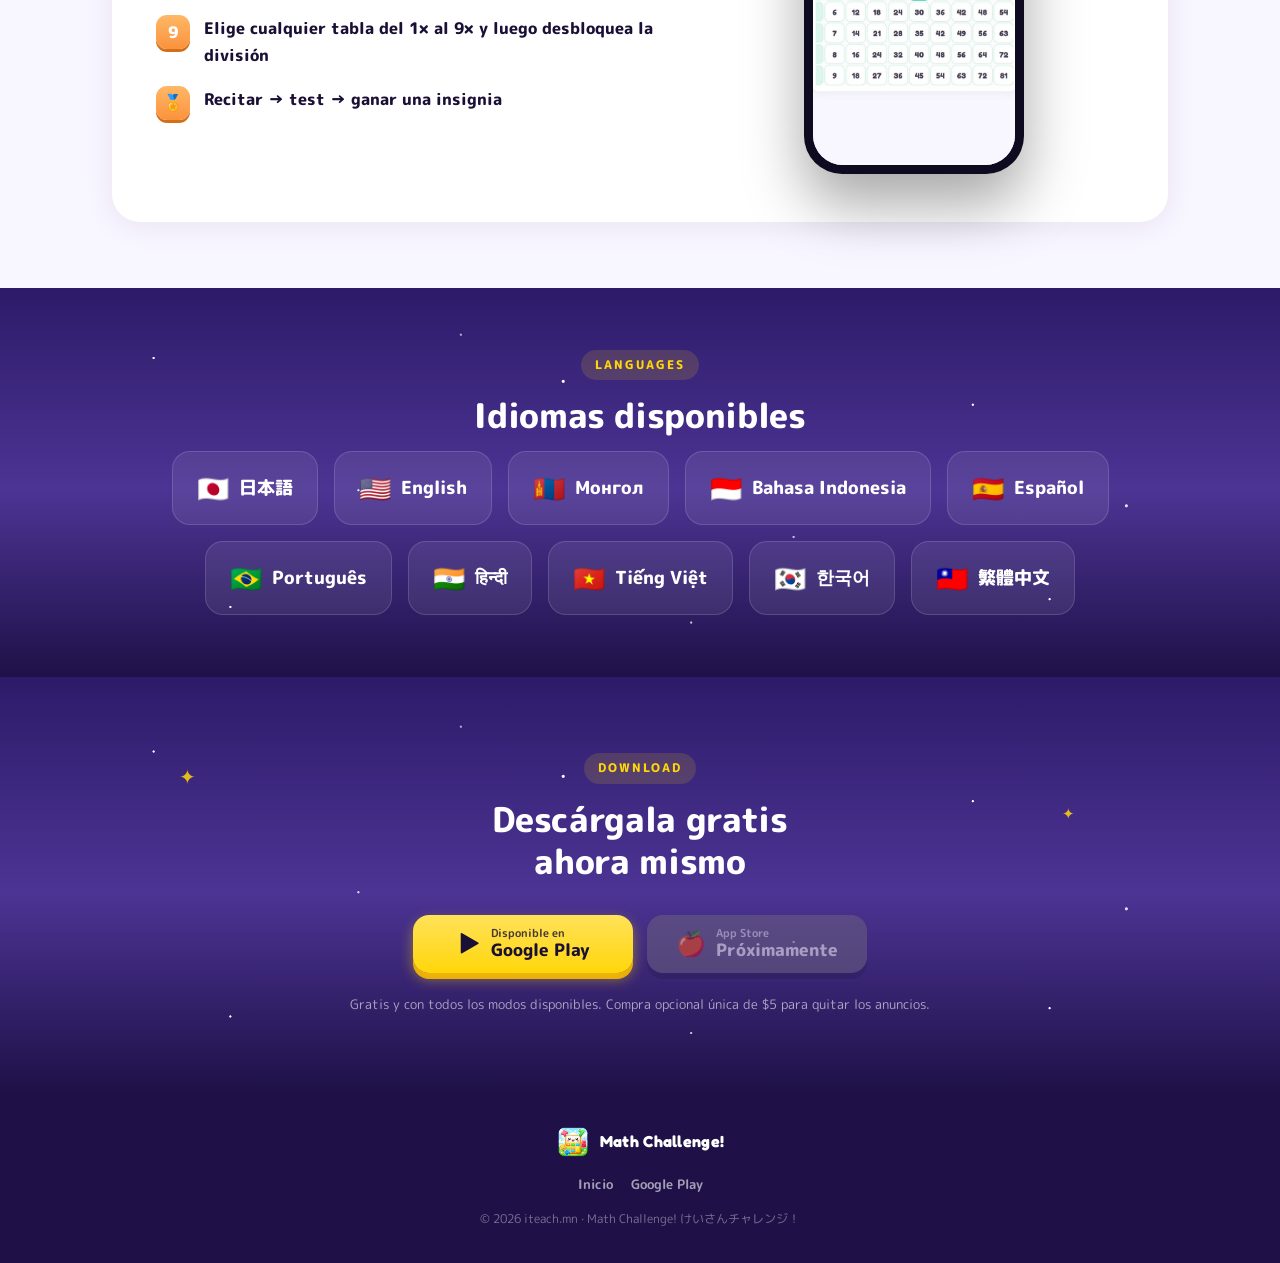
<file: math-challenge/es/index.html>
<!doctype html>
<html lang="es">
<head>
<meta charset="utf-8" />
<meta name="viewport" content="width=device-width, initial-scale=1" />
<title>Math Challenge! — La app de mates que abren por sí solos</title>
<meta name="description" content="App de matemáticas para niños de 5 a 9 años: suma, resta, tablas de multiplicar y división con lecciones y juegos. Sin anuncios al jugar, sin registro, sin conexión." />
<meta name="robots" content="index, follow" />
<meta name="theme-color" content="#2D1B69" />
<meta name="author" content="iteach.mn" />

<!-- Canonical & language alternates -->
<link rel="canonical" href="https://iteachmn.github.io/math-challenge/es/" />
<link rel="alternate" hreflang="ja" href="https://iteachmn.github.io/math-challenge/ja/" />
<link rel="alternate" hreflang="en" href="https://iteachmn.github.io/math-challenge/" />
<link rel="alternate" hreflang="mn" href="https://iteachmn.github.io/math-challenge/mn/" />
<link rel="alternate" hreflang="id" href="https://iteachmn.github.io/math-challenge/id/" />
<link rel="alternate" hreflang="es" href="https://iteachmn.github.io/math-challenge/es/" />
<link rel="alternate" hreflang="pt" href="https://iteachmn.github.io/math-challenge/pt/" />
<link rel="alternate" hreflang="hi" href="https://iteachmn.github.io/math-challenge/hi/" />
<link rel="alternate" hreflang="vi" href="https://iteachmn.github.io/math-challenge/vi/" />
<link rel="alternate" hreflang="ko" href="https://iteachmn.github.io/math-challenge/ko/" />
<link rel="alternate" hreflang="zh-Hant" href="https://iteachmn.github.io/math-challenge/zh-hant/" />
<link rel="alternate" hreflang="x-default" href="https://iteachmn.github.io/math-challenge/" />

<!-- OGP / Twitter Card -->
<meta property="og:type" content="website" />
<meta property="og:site_name" content="Math Challenge!" />
<meta property="og:locale" content="es_ES" />
<meta property="og:locale:alternate" content="ja_JP" />
<meta property="og:locale:alternate" content="en_US" />
<meta property="og:locale:alternate" content="mn_MN" />
<meta property="og:locale:alternate" content="id_ID" />
<meta property="og:locale:alternate" content="pt_BR" />
<meta property="og:locale:alternate" content="hi_IN" />
<meta property="og:locale:alternate" content="vi_VN" />
<meta property="og:locale:alternate" content="ko_KR" />
<meta property="og:locale:alternate" content="zh_TW" />
<meta property="og:url" content="https://iteachmn.github.io/math-challenge/es/" />
<meta property="og:title" content="Math Challenge! — La app de mates que abren por sí solos" />
<meta property="og:description" content="Aprender → practicar → recompensa. Suma, resta, tablas de multiplicar y división con lecciones y juegos. Sin anuncios al jugar, sin registro, sin conexión." />
<meta property="og:image" content="https://iteachmn.github.io/math-challenge/assets/ogp.png" />
<meta property="og:image:width" content="1200" />
<meta property="og:image:height" content="630" />
<meta property="og:image:alt" content="Math Challenge! / けいさんチャレンジ！" />
<meta name="twitter:card" content="summary_large_image" />
<meta name="twitter:title" content="Math Challenge!" />
<meta name="twitter:description" content="La app de mates que abren por sí solos. Practica suma, resta, tablas de multiplicar y división." />
<meta name="twitter:image" content="https://iteachmn.github.io/math-challenge/assets/ogp.png" />
<meta name="twitter:image:alt" content="Math Challenge! / けいさんチャレンジ！" />

<!-- Structured data (JSON-LD) -->
<script type="application/ld+json">
{
  "@context": "https://schema.org",
  "@type": "MobileApplication",
  "name": "Math Challenge!",
  "alternateName": "けいさんチャレンジ！",
  "operatingSystem": "Android",
  "applicationCategory": "EducationalApplication",
  "applicationSubCategory": "Mathematics",
  "contentRating": "Everyone",
  "softwareVersion": "2.8.8",
  "datePublished": "2026-10-28",
  "featureList": "Lesson mode (addition, subtraction, times tables, division), 6 practice modes, time attack, visual hints, sticker collection, daily streaks, daily times-table review, parent learning summary, progress history, offline play",
  "inLanguage": ["es", "ja", "en", "mn", "id", "pt", "hi", "vi", "ko", "zh-Hant"],
  "description": "App de práctica de matemáticas para peques de 5 a 9 años. Suma, resta, tablas de multiplicar y división con lecciones animadas y juegos. Sin anuncios al jugar, sin registro, sin conexión.",
  "image": "https://iteachmn.github.io/math-challenge/assets/app_icon.png",
  "screenshot": [
    "https://iteachmn.github.io/math-challenge/images/home.png",
    "https://iteachmn.github.io/math-challenge/images/study.png",
    "https://iteachmn.github.io/math-challenge/images/times_table.jpg",
    "https://iteachmn.github.io/math-challenge/images/challange.png",
    "https://iteachmn.github.io/math-challenge/images/history_1.png"
  ],
  "publisher": { "@type": "Organization", "name": "iteach.mn", "url": "https://iteach.mn" },
  "url": "https://iteachmn.github.io/math-challenge/es/",
  "downloadUrl": "https://play.google.com/store/apps/details?id=mn.iteach.math_challenge",
  "offers": { "@type": "Offer", "price": "0", "priceCurrency": "EUR" },
  "author": { "@type": "Organization", "name": "iteach.mn", "url": "https://iteach.mn" }
}
</script>

<link rel="preconnect" href="https://fonts.googleapis.com">
<link rel="preconnect" href="https://fonts.gstatic.com" crossorigin>
<link href="https://fonts.googleapis.com/css2?family=Fredoka:wght@500;600;700;900&family=M+PLUS+Rounded+1c:wght@400;500;700;800;900&display=swap" rel="stylesheet">
<link rel="preload" as="image" href="../images/home.png" fetchpriority="high" />
<link rel="stylesheet" href="../styles.css" />
<link rel="icon" href="../assets/app_icon.png" />
</head>
<body>

<!-- ============ Header ============ -->
<header class="site-header">
  <div class="wrap">
    <a class="brand-mini" href="#top">
      <img src="../assets/app_icon.png" alt="Math Challenge!" />
      <b>Math Challenge!</b>
    </a>
    <div class="header-spacer"></div>
    <details class="lang-menu">
      <summary aria-label="Seleccionar idioma">🌐 <span class="lang-cur">Español</span></summary>
      <div class="lang-menu-list" role="navigation" aria-label="Seleccionar idioma">
        <a href="../ja/">日本語</a>
        <a href="../">English</a>
        <a href="../mn/">Монгол</a>
        <a href="../id/">Bahasa Indonesia</a>
        <a href="./" aria-current="page">Español</a>
        <a href="../pt/">Português</a>
        <a href="../hi/">हिन्दी</a>
        <a href="../vi/">Tiếng Việt</a>
        <a href="../ko/">한국어</a>
        <a href="../zh-hant/">繁體中文</a>
      </div>
    </details>
    <a class="header-cta" href="https://play.google.com/store/apps/details?id=mn.iteach.math_challenge&referrer=utm_source%3Dlp_es%26utm_medium%3Dweb%26utm_campaign%3Dlanding">▶ Descargar</a>
  </div>
</header>

<!-- ============ Section 1 — Hero ============ -->
<section class="night hero on-dark" id="top">
  <div class="stars"></div>
  <span class="star-deco font-display" style="top:14%; left:10%; font-size:22px;">✦</span>
  <span class="star-deco font-display" style="top:24%; right:12%; font-size:16px; animation-delay:1.1s;">✦</span>
  <span class="star-deco font-display" style="top:60%; left:8%; font-size:14px; animation-delay:2s;">✦</span>
  <div class="wrap">
    <img class="hero-icon" src="../assets/app_icon.png" alt="Icono de la app Math Challenge!" />
    <h1 class="hero-name font-display">Math Challenge!</h1>
    <p class="hero-catch">La app de mates que <span class="pop">abren por sí solos</span></p>
    <p class="hero-sub">
      Aprender → practicar → recompensa: el hábito diario de las mates se forma de forma natural.
    </p>
    <div class="cta-row">
      <a class="btn btn-play" href="https://play.google.com/store/apps/details?id=mn.iteach.math_challenge&referrer=utm_source%3Dlp_es%26utm_medium%3Dweb%26utm_campaign%3Dlanding">
        <span class="btn-ico">▶</span>
        <span class="btn-label"><small>Disponible en</small>Google Play</span>
      </a>
      <span class="btn btn-store" role="button" aria-disabled="true">
        <span class="btn-ico">🍎</span>
        <span class="btn-label"><small>App Store</small>Próximamente</span>
      </span>
    </div>

    <div class="hero-shot">
      <div class="phone phone-lg">
        <div class="phone-screen">
          <img class="shot-img" fetchpriority="high" decoding="async" src="../images/home.png" alt="Pantalla de inicio de Math Challenge" />
        </div>
      </div>
    </div>
  </div>
</section>

<!-- ============ Section 2 — Features ============ -->
<section class="features">
  <div class="wrap">
    <div class="sec-head">
      <span class="sec-kicker">Features</span>
      <h2 class="sec-title">Por qué les encanta a peques y familias</h2>
    </div>
    <div class="feat-grid">
      <article class="card feat-card">
        <div class="feat-badge" style="background:rgba(251,146,60,0.12); color:#FB923C;">📖</div>
        <h3>Modo lección</h3>
        <p>Cuatro unidades —suma, resta, tablas de multiplicar y división— con animación y voz. Aprende las tablas recitando en voz alta, ¡estilo karaoke!</p>
      </article>
      <article class="card feat-card">
        <div class="feat-badge" style="background:rgba(139,92,246,0.12); color:#8B5CF6;">🎮</div>
        <h3>6 modos de práctica</h3>
        <p>Suma, resta, multiplicación, división, mixto y aleatorio: 5 niveles y tú eliges cuántas preguntas. Un repaso diario de 5 preguntas recupera las tablas que más cuestan.</p>
      </article>
      <article class="card feat-card">
        <div class="feat-badge" style="background:rgba(255,214,10,0.16); color:#E5A20A;">⭐</div>
        <h3>Pegatinas y rachas</h3>
        <p>Gana pegatinas tras cada sesión: 24 para coleccionar, más rachas diarias que les hacen volver.</p>
      </article>
      <article class="card feat-card">
        <div class="feat-badge" style="background:rgba(59,130,246,0.12); color:#3B82F6;">💡</div>
        <h3>Pistas integradas</h3>
        <p>¿Atascados? Pistas visuales con puntos, marcos de diez y rectas numéricas guían el camino.</p>
      </article>
      <article class="card feat-card">
        <div class="feat-badge" style="background:rgba(16,185,129,0.12); color:#10B981;">🔒</div>
        <h3>Control parental</h3>
        <p>Un PIN parental bloquea los ajustes y las compras. Sin anuncios al jugar, sin datos personales, sin cuenta y funciona sin conexión.</p>
      </article>
      <article class="card feat-card">
        <div class="feat-badge" style="background:rgba(6,182,212,0.12); color:#06B6D4;">🌐</div>
        <h3>10 idiomas</h3>
        <p>Japonés, inglés, mongol, indonesio, español, portugués, hindi, vietnamita, coreano y chino tradicional.</p>
      </article>
    </div>
  </div>
</section>

<!-- ============ Section 3 — Screenshots ============ -->
<section class="shots night on-dark">
  <div class="stars"></div>
  <div class="wrap">
    <div class="sec-head">
      <span class="sec-kicker">Screens</span>
      <h2 class="sec-title" style="color:#fff;">Echa un vistazo dentro</h2>
    </div>
  </div>
  <div class="wrap">
    <div class="shots-scroll">
      <div class="shot-item">
        <div class="phone"><div class="phone-screen">
          <img class="shot-img" src="../images/study.png" alt="Modo lección — menú de aprendizaje" loading="lazy" />
        </div></div>
        <p class="shot-cap">Aprende las tablas recitando en voz alta</p>
      </div>

      <!-- Shot: times table chart -->
      <div class="shot-item">
        <div class="phone"><div class="phone-screen">
          <img class="shot-img" src="../images/times_table.jpg" alt="Tabla de multiplicar — mira qué tablas ya dominas" loading="lazy" />
        </div></div>
        <p class="shot-cap">Mira qué tablas ya dominas</p>
      </div>

      <div class="shot-item">
        <div class="phone"><div class="phone-screen">
          <img class="shot-img" src="../images/lesson.png" alt="Resolviendo una pregunta de práctica" loading="lazy" />
        </div></div>
        <p class="shot-cap">Lecciones que de verdad se entienden</p>
      </div>

      <div class="shot-item">
        <div class="phone"><div class="phone-screen">
          <img class="shot-img" src="../images/history_2.png" alt="Calendario de racha diaria" loading="lazy" />
        </div></div>
        <p class="shot-cap">Las rachas diarias mantienen el hábito</p>
      </div>

      <div class="shot-item">
        <div class="phone"><div class="phone-screen">
          <img class="shot-img" src="../images/book.png" alt="Colección de pegatinas" loading="lazy" />
        </div></div>
        <p class="shot-cap">Gana pegatinas sorpresa por tu esfuerzo</p>
      </div>

      <div class="shot-item">
        <div class="phone"><div class="phone-screen">
          <img class="shot-img" src="../images/hint_1.png" alt="Pistas paso a paso" loading="lazy" />
        </div></div>
        <p class="shot-cap">Pistas amables cuando te atascas</p>
      </div>

      <div class="shot-item">
        <div class="phone"><div class="phone-screen">
          <img class="shot-img" src="../images/challange.png" alt="Contrarreloj Time Attack" loading="lazy" />
        </div></div>
        <p class="shot-cap">Carrera contrarreloj en Time Attack</p>
      </div>

      <div class="shot-item">
        <div class="phone"><div class="phone-screen">
          <img class="shot-img" src="../images/history_1.png" alt="Historial de progreso y aciertos" loading="lazy" />
        </div></div>
        <p class="shot-cap">Mira tu progreso de un vistazo</p>
      </div>

      <div class="shot-item">
        <div class="phone"><div class="phone-screen">
          <img class="shot-img" src="../images/setting.png" alt="Ajustes y menú parental" loading="lazy" />
        </div></div>
        <p class="shot-cap">Disponible en 10 idiomas</p>
      </div>
    </div>
  </div>
</section>

<!-- ============ Section 4 — Parents ============ -->
<section class="parents">
  <div class="wrap">
    <div class="parents-inner">
      <div class="sec-head" style="margin-bottom:6px;">
        <span class="sec-kicker">For Parents</span>
        <h2 class="sec-title">Tranquilidad para las familias</h2>
      </div>
      <ul class="check-list">
        <li><span class="ck">✓</span><span>Sin anuncios que interrumpan el juego</span></li>
        <li><span class="ck">✓</span><span>Ajustes y compras protegidos con un PIN parental</span></li>
        <li><span class="ck">✓</span><span>Sin datos personales, sin cuenta</span></li>
        <li><span class="ck">✓</span><span>Funciona totalmente sin conexión</span></li>
        <li><span class="ck">✓</span><span>Alineado con el currículo de primaria</span></li>
        <li><span class="ck">✓</span><span>El historial diario/semanal/mensual muestra el progreso real</span></li>
        <li><span class="ck">✓</span><span>Resumen de aprendizaje para padres: días practicados, evolución del acierto y puntos difíciles de los últimos 30 días</span></li>
      </ul>
    </div>
  </div>
</section>

<!-- ============ Section 5 — Lesson mode ============ -->
<section class="lesson">
  <div class="wrap">
    <div class="lesson-inner">
      <div>
        <span class="sec-kicker">Lesson Mode</span>
        <h2 class="sec-title" style="text-align:left; margin-top:10px;">Domina las tablas<br>con el Modo lección</h2>
        <ul class="lesson-list">
          <li><span class="lesson-num">🎵</span><span><b>Recita en voz alta para aprender las tablas de multiplicar</b></span></li>
          <li><span class="lesson-num">9</span><span><b>Elige cualquier tabla del 1× al 9× y luego desbloquea la división</b></span></li>
          <li><span class="lesson-num">🏅</span><span><b>Recitar → test → ganar una insignia</b></span></li>
        </ul>
      </div>
      <div class="lesson-shot">
        <div class="phone"><div class="phone-screen">
          <img class="shot-img" src="../images/times_table.jpg" alt="Tabla de multiplicar con las tablas dominadas y las que hay que practicar" loading="lazy" />
        </div></div>
      </div>
    </div>
  </div>
</section>

<!-- ============ Section 6 — Languages ============ -->
<section class="langs night on-dark">
  <div class="stars"></div>
  <div class="wrap">
    <div class="sec-head" style="margin-bottom:14px;">
      <span class="sec-kicker">Languages</span>
      <h2 class="sec-title" style="color:#fff;">Idiomas disponibles</h2>
    </div>
    <div class="lang-flags">
      <div class="lang-pill"><span class="flag">🇯🇵</span> 日本語</div>
      <div class="lang-pill"><span class="flag">🇺🇸</span> English</div>
      <div class="lang-pill"><span class="flag">🇲🇳</span> Монгол</div>
      <div class="lang-pill"><span class="flag">🇮🇩</span> Bahasa Indonesia</div>
      <div class="lang-pill"><span class="flag">🇪🇸</span> Español</div>
      <div class="lang-pill"><span class="flag">🇧🇷</span> Português</div>
      <div class="lang-pill"><span class="flag">🇮🇳</span> हिन्दी</div>
      <div class="lang-pill"><span class="flag">🇻🇳</span> Tiếng Việt</div>
      <div class="lang-pill"><span class="flag">🇰🇷</span> 한국어</div>
      <div class="lang-pill"><span class="flag">🇹🇼</span> 繁體中文</div>
    </div>
  </div>
</section>

<!-- ============ Section 7 — Download CTA ============ -->
<section class="download night on-dark">
  <div class="stars"></div>
  <span class="star-deco font-display" style="top:20%; left:14%; font-size:20px;">✦</span>
  <span class="star-deco font-display" style="top:30%; right:16%; font-size:15px; animation-delay:1.3s;">✦</span>
  <div class="wrap">
    <div class="sec-head" style="margin-bottom:0;">
      <span class="sec-kicker">Download</span>
      <h2 class="sec-title">Descárgala gratis<br>ahora mismo</h2>
    </div>
    <div class="cta-row">
      <a class="btn btn-play" href="https://play.google.com/store/apps/details?id=mn.iteach.math_challenge&referrer=utm_source%3Dlp_es%26utm_medium%3Dweb%26utm_campaign%3Dlanding">
        <span class="btn-ico">▶</span>
        <span class="btn-label"><small>Disponible en</small>Google Play</span>
      </a>
      <span class="btn btn-store" role="button" aria-disabled="true">
        <span class="btn-ico">🍎</span>
        <span class="btn-label"><small>App Store</small>Próximamente</span>
      </span>
    </div>
    <p class="download-note">Gratis y con todos los modos disponibles. Compra opcional única de $5 para quitar los anuncios.</p>
  </div>
</section>

<!-- ============ Footer ============ -->
<footer class="site-footer">
  <div class="wrap">
    <div class="brand-mini">
      <img src="../assets/app_icon.png" alt="" />
      <b style="color:#fff;">Math Challenge!</b>
    </div>
    <nav class="foot-links">
      <a href="#top">Inicio</a>
      <a href="https://play.google.com/store/apps/details?id=mn.iteach.math_challenge&referrer=utm_source%3Dlp_es%26utm_medium%3Dweb%26utm_campaign%3Dlanding">Google Play</a>
    </nav>
    <p class="foot-copy">© 2026 iteach.mn · Math Challenge! けいさんチャレンジ！</p>
  </div>
</footer>

</body>
</html>
</file>
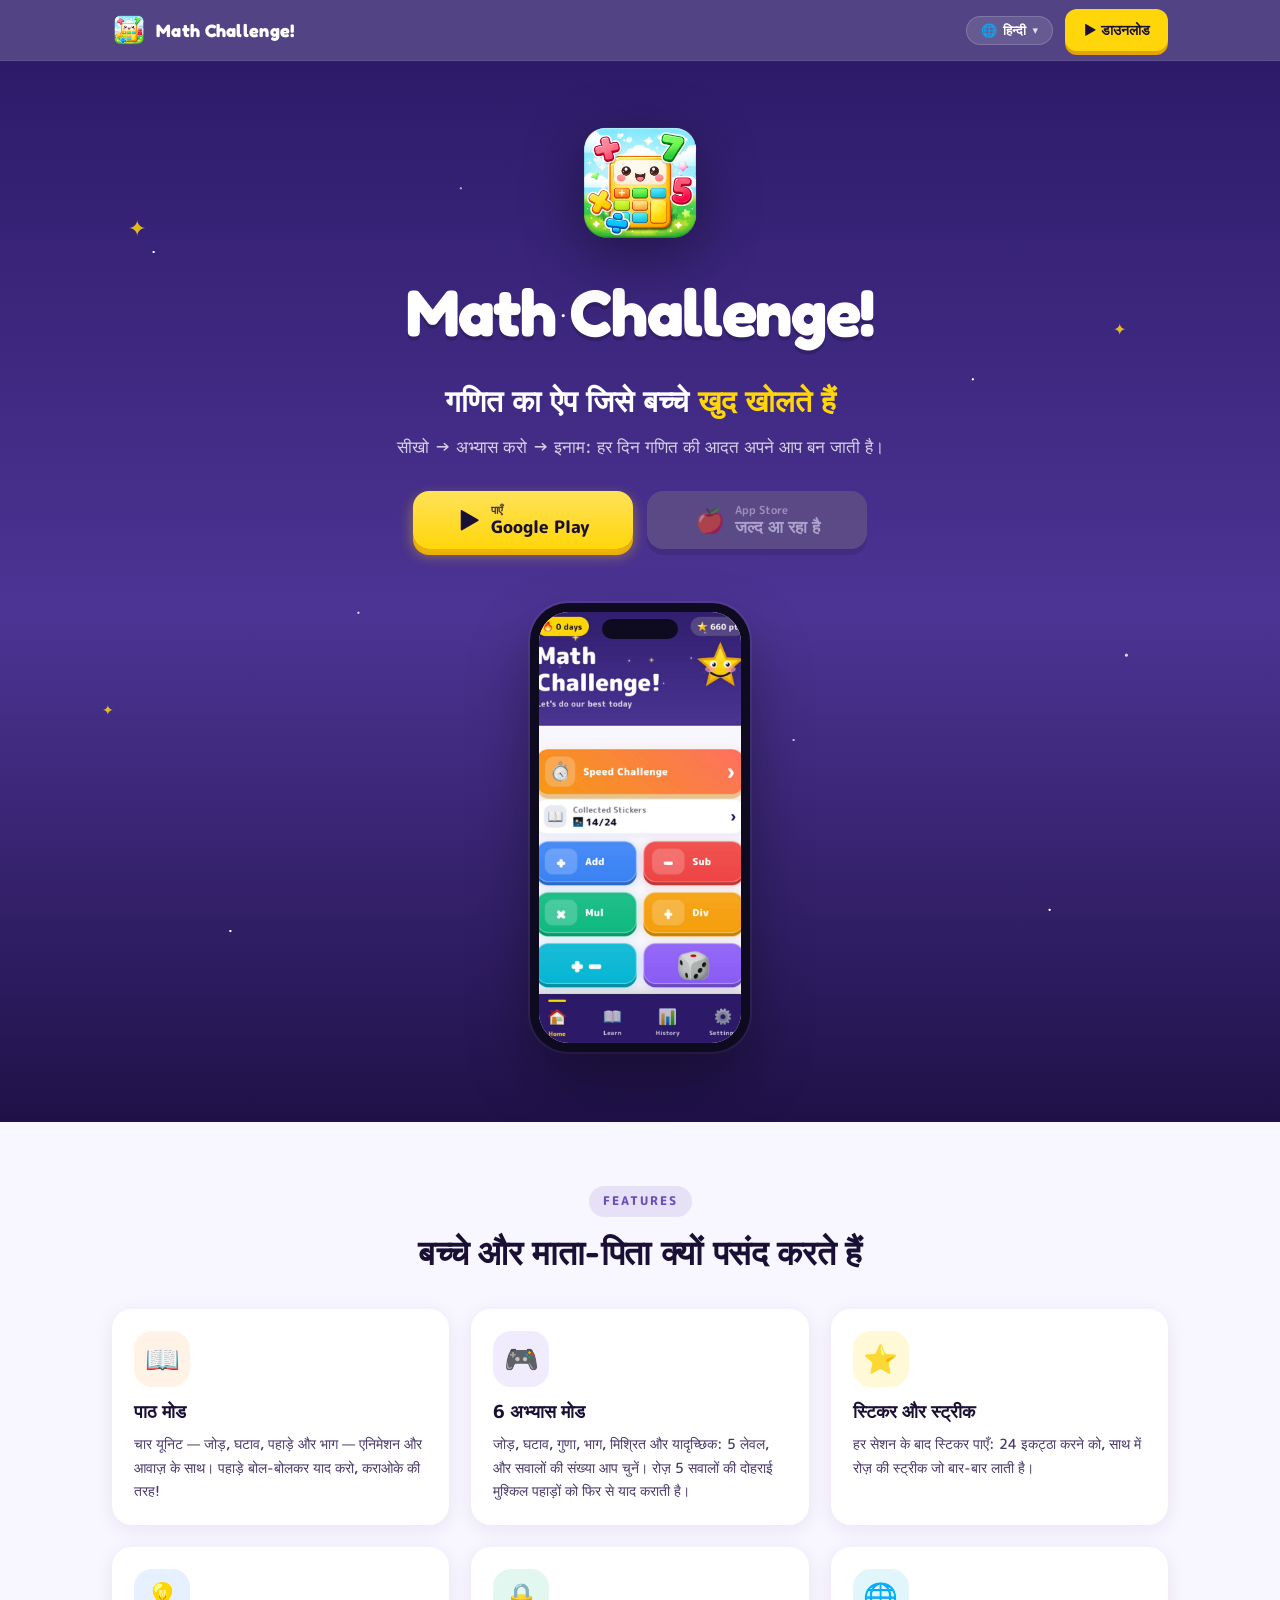
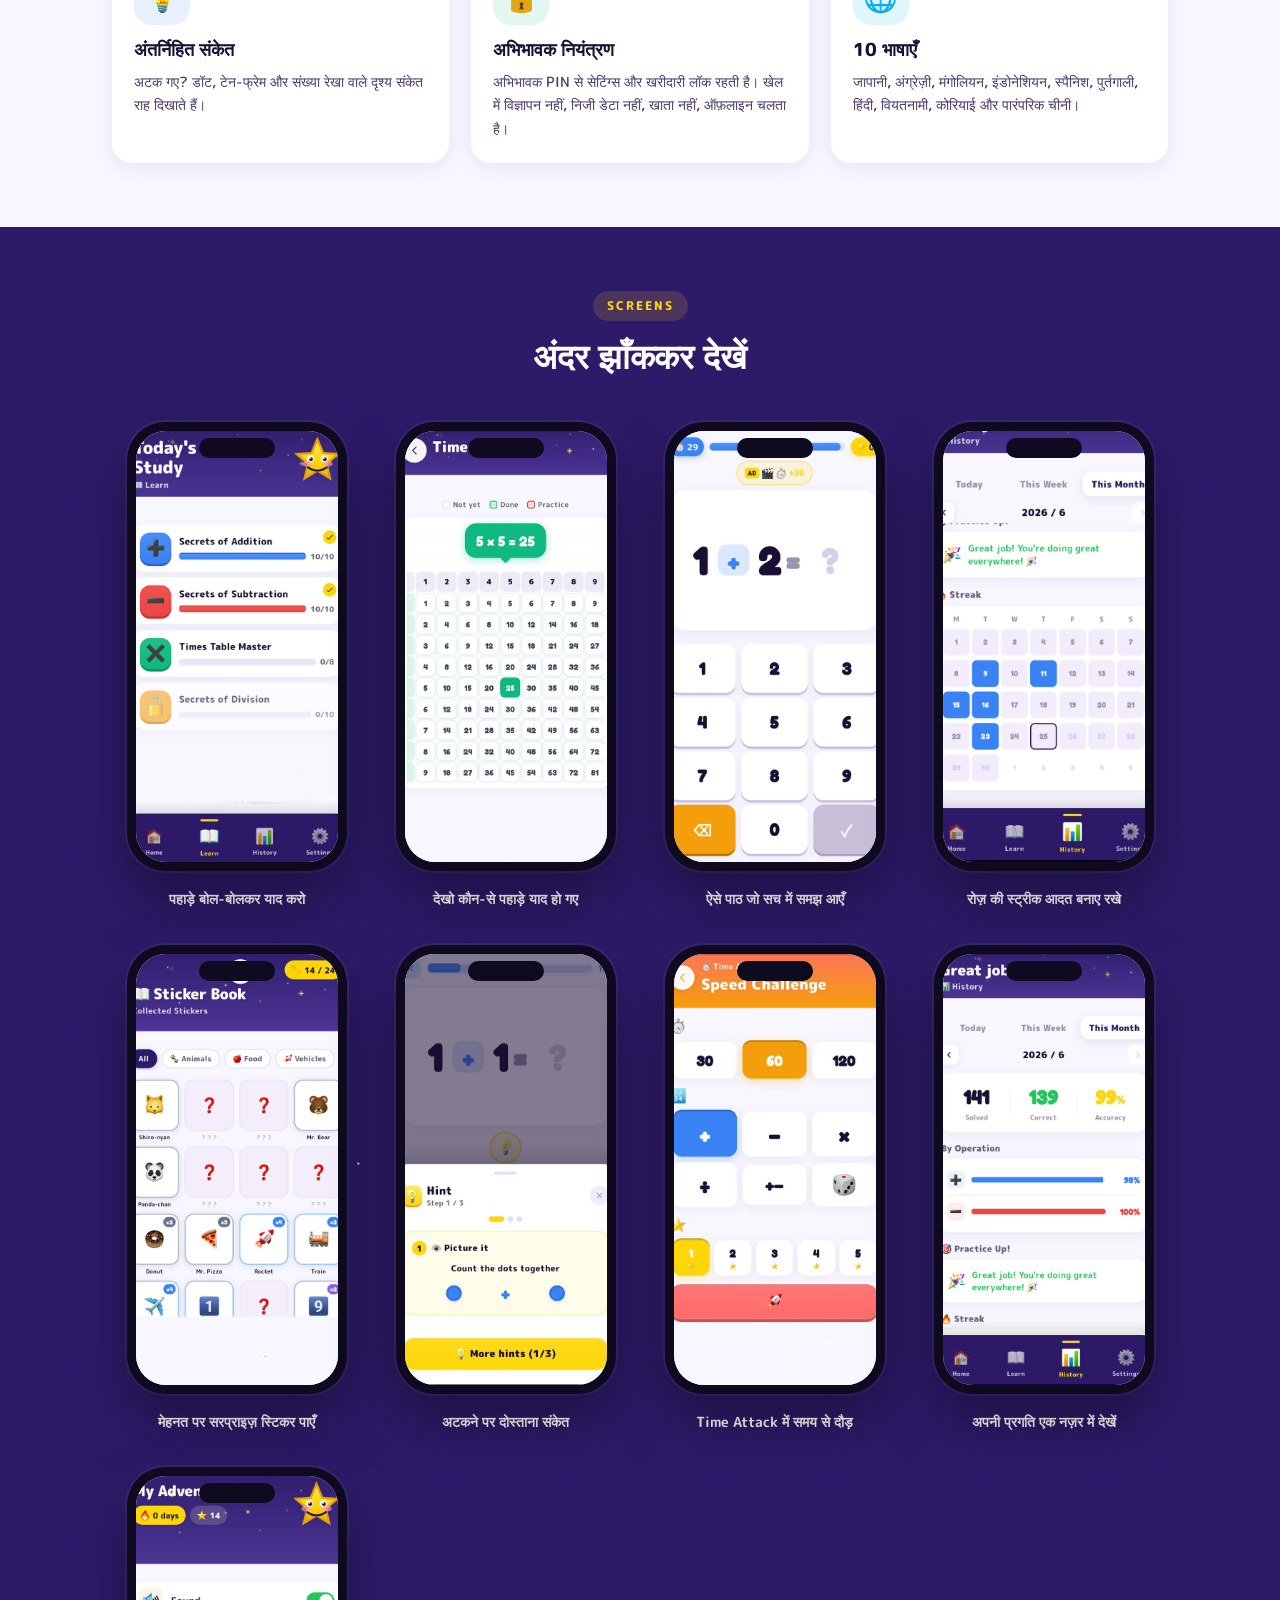
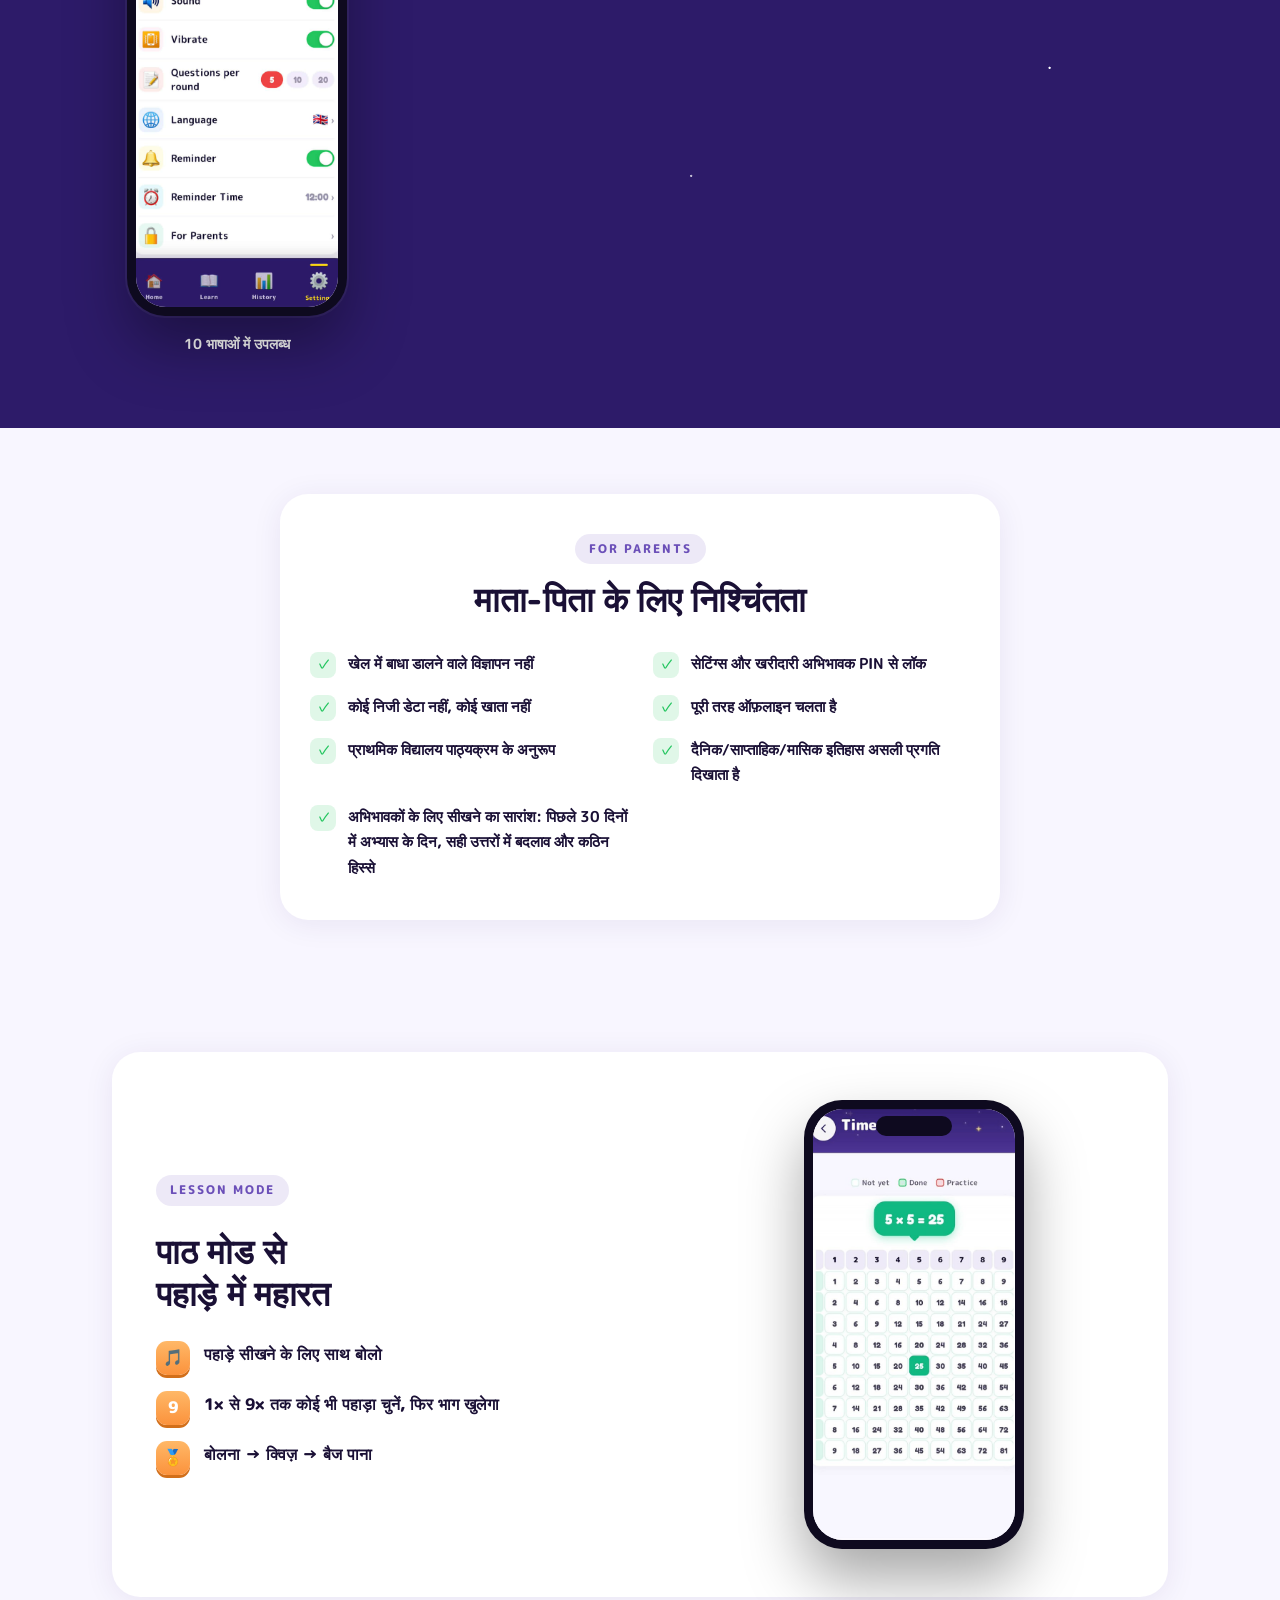
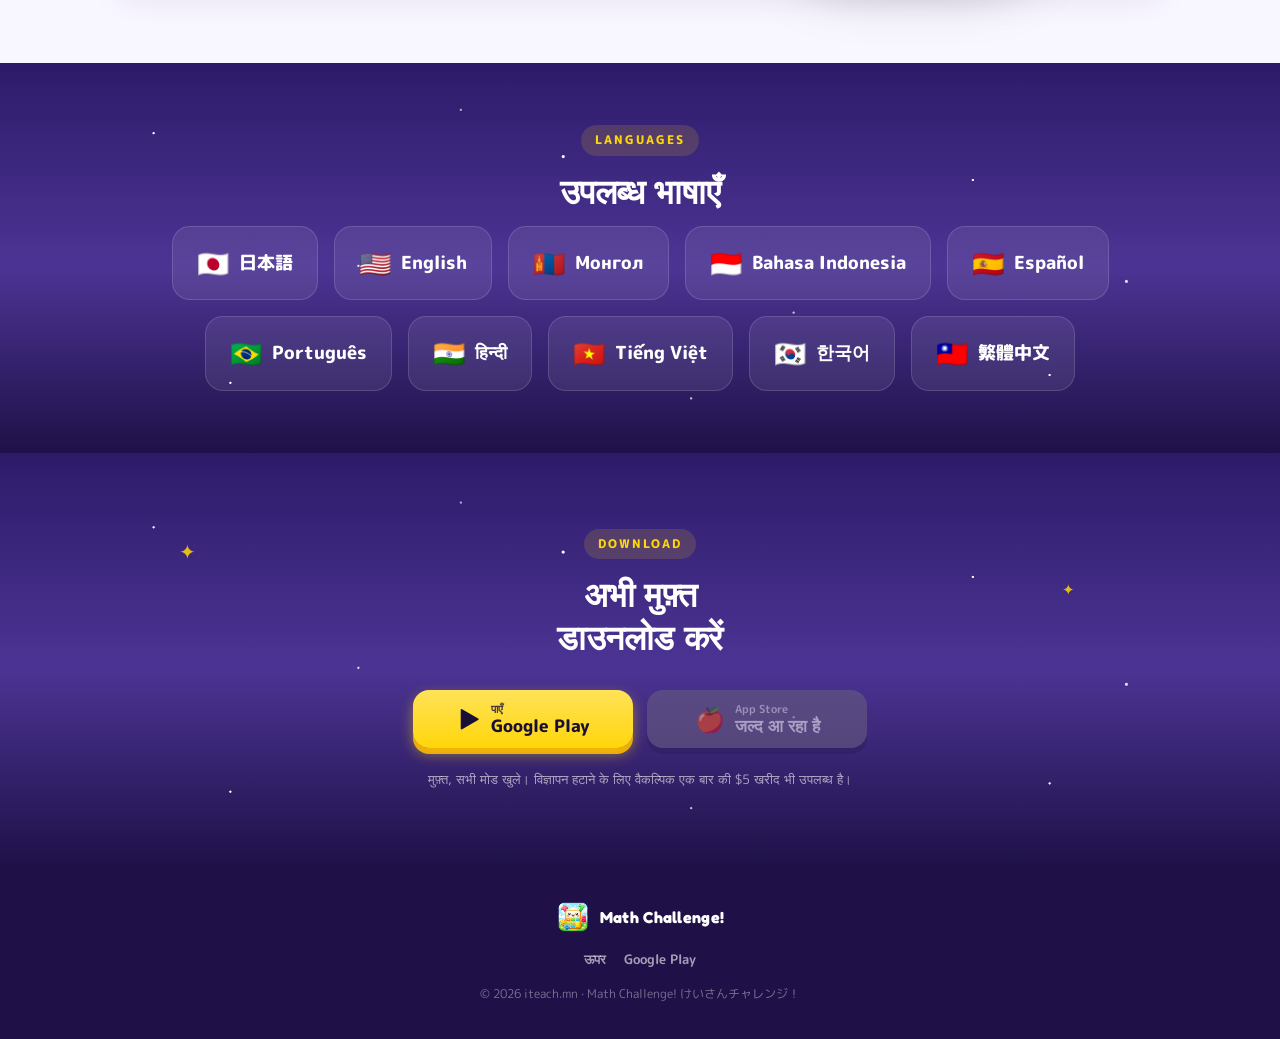
<file: math-challenge/hi/index.html>
<!doctype html>
<html lang="hi">
<head>
<meta charset="utf-8" />
<meta name="viewport" content="width=device-width, initial-scale=1" />
<title>Math Challenge! — गणित का ऐप जिसे बच्चे खुद खोलते हैं</title>
<meta name="description" content="Math Challenge! 5 से 9 साल के बच्चों के लिए गणित अभ्यास ऐप है। जोड़, घटाव, पहाड़े और भाग — एनिमेटेड पाठ और खेल के साथ। खेल के दौरान विज्ञापन नहीं, साइन-अप नहीं, ऑफ़लाइन चलता है।" />
<meta name="robots" content="index, follow" />
<meta name="theme-color" content="#2D1B69" />
<meta name="author" content="iteach.mn" />

<!-- Canonical & language alternates -->
<link rel="canonical" href="https://iteachmn.github.io/math-challenge/hi/" />
<link rel="alternate" hreflang="ja" href="https://iteachmn.github.io/math-challenge/ja/" />
<link rel="alternate" hreflang="en" href="https://iteachmn.github.io/math-challenge/" />
<link rel="alternate" hreflang="mn" href="https://iteachmn.github.io/math-challenge/mn/" />
<link rel="alternate" hreflang="id" href="https://iteachmn.github.io/math-challenge/id/" />
<link rel="alternate" hreflang="es" href="https://iteachmn.github.io/math-challenge/es/" />
<link rel="alternate" hreflang="pt" href="https://iteachmn.github.io/math-challenge/pt/" />
<link rel="alternate" hreflang="hi" href="https://iteachmn.github.io/math-challenge/hi/" />
<link rel="alternate" hreflang="vi" href="https://iteachmn.github.io/math-challenge/vi/" />
<link rel="alternate" hreflang="ko" href="https://iteachmn.github.io/math-challenge/ko/" />
<link rel="alternate" hreflang="zh-Hant" href="https://iteachmn.github.io/math-challenge/zh-hant/" />
<link rel="alternate" hreflang="x-default" href="https://iteachmn.github.io/math-challenge/" />

<!-- OGP / Twitter Card -->
<meta property="og:type" content="website" />
<meta property="og:site_name" content="Math Challenge!" />
<meta property="og:locale" content="hi_IN" />
<meta property="og:locale:alternate" content="ja_JP" />
<meta property="og:locale:alternate" content="en_US" />
<meta property="og:locale:alternate" content="mn_MN" />
<meta property="og:locale:alternate" content="id_ID" />
<meta property="og:locale:alternate" content="es_ES" />
<meta property="og:locale:alternate" content="pt_BR" />
<meta property="og:locale:alternate" content="vi_VN" />
<meta property="og:locale:alternate" content="ko_KR" />
<meta property="og:locale:alternate" content="zh_TW" />
<meta property="og:url" content="https://iteachmn.github.io/math-challenge/hi/" />
<meta property="og:title" content="Math Challenge! — गणित का ऐप जिसे बच्चे खुद खोलते हैं" />
<meta property="og:description" content="सीखो → अभ्यास करो → इनाम। जोड़, घटाव, पहाड़े और भाग पाठ और खेल के साथ। खेल में विज्ञापन नहीं, साइन-अप नहीं, ऑफ़लाइन।" />
<meta property="og:image" content="https://iteachmn.github.io/math-challenge/assets/ogp.png" />
<meta property="og:image:width" content="1200" />
<meta property="og:image:height" content="630" />
<meta property="og:image:alt" content="Math Challenge! / けいさんチャレンジ！" />
<meta name="twitter:card" content="summary_large_image" />
<meta name="twitter:title" content="Math Challenge!" />
<meta name="twitter:description" content="गणित का ऐप जिसे बच्चे खुद खोलते हैं। जोड़, घटाव, पहाड़े और भाग का अभ्यास करें।" />
<meta name="twitter:image" content="https://iteachmn.github.io/math-challenge/assets/ogp.png" />
<meta name="twitter:image:alt" content="Math Challenge! / けいさんチャレンジ！" />

<!-- Structured data (JSON-LD) -->
<script type="application/ld+json">
{
  "@context": "https://schema.org",
  "@type": "MobileApplication",
  "name": "Math Challenge!",
  "alternateName": "けいさんチャレンジ！",
  "operatingSystem": "Android",
  "applicationCategory": "EducationalApplication",
  "applicationSubCategory": "Mathematics",
  "contentRating": "Everyone",
  "softwareVersion": "2.8.8",
  "datePublished": "2026-10-28",
  "featureList": "Lesson mode (addition, subtraction, times tables, division), 6 practice modes, time attack, visual hints, sticker collection, daily streaks, daily times-table review, parent learning summary, progress history, offline play",
  "inLanguage": ["hi", "ja", "en", "mn", "id", "es", "pt", "vi", "ko", "zh-Hant"],
  "description": "5 से 9 साल के बच्चों के लिए गणित अभ्यास ऐप। जोड़, घटाव, पहाड़े और भाग — एनिमेटेड पाठ और खेल के साथ। खेल के दौरान विज्ञापन नहीं, साइन-अप नहीं, ऑफ़लाइन।",
  "image": "https://iteachmn.github.io/math-challenge/assets/app_icon.png",
  "screenshot": [
    "https://iteachmn.github.io/math-challenge/images/home.png",
    "https://iteachmn.github.io/math-challenge/images/study.png",
    "https://iteachmn.github.io/math-challenge/images/times_table.jpg",
    "https://iteachmn.github.io/math-challenge/images/challange.png",
    "https://iteachmn.github.io/math-challenge/images/history_1.png"
  ],
  "publisher": { "@type": "Organization", "name": "iteach.mn", "url": "https://iteach.mn" },
  "url": "https://iteachmn.github.io/math-challenge/hi/",
  "downloadUrl": "https://play.google.com/store/apps/details?id=mn.iteach.math_challenge",
  "offers": { "@type": "Offer", "price": "0", "priceCurrency": "INR" },
  "author": { "@type": "Organization", "name": "iteach.mn", "url": "https://iteach.mn" }
}
</script>

<link rel="preconnect" href="https://fonts.googleapis.com">
<link rel="preconnect" href="https://fonts.gstatic.com" crossorigin>
<link href="https://fonts.googleapis.com/css2?family=Fredoka:wght@500;600;700;900&family=M+PLUS+Rounded+1c:wght@400;500;700;800;900&display=swap" rel="stylesheet">
<link rel="preload" as="image" href="../images/home.png" fetchpriority="high" />
<link rel="stylesheet" href="../styles.css" />
<link rel="icon" href="../assets/app_icon.png" />
</head>
<body>

<!-- ============ Header ============ -->
<header class="site-header">
  <div class="wrap">
    <a class="brand-mini" href="#top">
      <img src="../assets/app_icon.png" alt="Math Challenge!" />
      <b>Math Challenge!</b>
    </a>
    <div class="header-spacer"></div>
    <details class="lang-menu">
      <summary aria-label="भाषा चुनें">🌐 <span class="lang-cur">हिन्दी</span></summary>
      <div class="lang-menu-list" role="navigation" aria-label="भाषा चुनें">
        <a href="../ja/">日本語</a>
        <a href="../">English</a>
        <a href="../mn/">Монгол</a>
        <a href="../id/">Bahasa Indonesia</a>
        <a href="../es/">Español</a>
        <a href="../pt/">Português</a>
        <a href="./" aria-current="page">हिन्दी</a>
        <a href="../vi/">Tiếng Việt</a>
        <a href="../ko/">한국어</a>
        <a href="../zh-hant/">繁體中文</a>
      </div>
    </details>
    <a class="header-cta" href="https://play.google.com/store/apps/details?id=mn.iteach.math_challenge&referrer=utm_source%3Dlp_hi%26utm_medium%3Dweb%26utm_campaign%3Dlanding">▶ डाउनलोड</a>
  </div>
</header>

<!-- ============ Section 1 — Hero ============ -->
<section class="night hero on-dark" id="top">
  <div class="stars"></div>
  <span class="star-deco font-display" style="top:14%; left:10%; font-size:22px;">✦</span>
  <span class="star-deco font-display" style="top:24%; right:12%; font-size:16px; animation-delay:1.1s;">✦</span>
  <span class="star-deco font-display" style="top:60%; left:8%; font-size:14px; animation-delay:2s;">✦</span>
  <div class="wrap">
    <img class="hero-icon" src="../assets/app_icon.png" alt="Math Challenge! ऐप आइकन" />
    <h1 class="hero-name font-display">Math Challenge!</h1>
    <p class="hero-catch">गणित का ऐप जिसे बच्चे <span class="pop">खुद खोलते हैं</span></p>
    <p class="hero-sub">
      सीखो → अभ्यास करो → इनाम: हर दिन गणित की आदत अपने आप बन जाती है।
    </p>
    <div class="cta-row">
      <a class="btn btn-play" href="https://play.google.com/store/apps/details?id=mn.iteach.math_challenge&referrer=utm_source%3Dlp_hi%26utm_medium%3Dweb%26utm_campaign%3Dlanding">
        <span class="btn-ico">▶</span>
        <span class="btn-label"><small>पाएँ</small>Google Play</span>
      </a>
      <span class="btn btn-store" role="button" aria-disabled="true">
        <span class="btn-ico">🍎</span>
        <span class="btn-label"><small>App Store</small>जल्द आ रहा है</span>
      </span>
    </div>

    <div class="hero-shot">
      <div class="phone phone-lg">
        <div class="phone-screen">
          <img class="shot-img" fetchpriority="high" decoding="async" src="../images/home.png" alt="Math Challenge होम स्क्रीन" />
        </div>
      </div>
    </div>
  </div>
</section>

<!-- ============ Section 2 — Features ============ -->
<section class="features">
  <div class="wrap">
    <div class="sec-head">
      <span class="sec-kicker">Features</span>
      <h2 class="sec-title">बच्चे और माता-पिता क्यों पसंद करते हैं</h2>
    </div>
    <div class="feat-grid">
      <article class="card feat-card">
        <div class="feat-badge" style="background:rgba(251,146,60,0.12); color:#FB923C;">📖</div>
        <h3>पाठ मोड</h3>
        <p>चार यूनिट — जोड़, घटाव, पहाड़े और भाग — एनिमेशन और आवाज़ के साथ। पहाड़े बोल-बोलकर याद करो, कराओके की तरह!</p>
      </article>
      <article class="card feat-card">
        <div class="feat-badge" style="background:rgba(139,92,246,0.12); color:#8B5CF6;">🎮</div>
        <h3>6 अभ्यास मोड</h3>
        <p>जोड़, घटाव, गुणा, भाग, मिश्रित और यादृच्छिक: 5 लेवल, और सवालों की संख्या आप चुनें। रोज़ 5 सवालों की दोहराई मुश्किल पहाड़ों को फिर से याद कराती है।</p>
      </article>
      <article class="card feat-card">
        <div class="feat-badge" style="background:rgba(255,214,10,0.16); color:#E5A20A;">⭐</div>
        <h3>स्टिकर और स्ट्रीक</h3>
        <p>हर सेशन के बाद स्टिकर पाएँ: 24 इकट्ठा करने को, साथ में रोज़ की स्ट्रीक जो बार-बार लाती है।</p>
      </article>
      <article class="card feat-card">
        <div class="feat-badge" style="background:rgba(59,130,246,0.12); color:#3B82F6;">💡</div>
        <h3>अंतर्निहित संकेत</h3>
        <p>अटक गए? डॉट, टेन-फ्रेम और संख्या रेखा वाले दृश्य संकेत राह दिखाते हैं।</p>
      </article>
      <article class="card feat-card">
        <div class="feat-badge" style="background:rgba(16,185,129,0.12); color:#10B981;">🔒</div>
        <h3>अभिभावक नियंत्रण</h3>
        <p>अभिभावक PIN से सेटिंग्स और खरीदारी लॉक रहती है। खेल में विज्ञापन नहीं, निजी डेटा नहीं, खाता नहीं, ऑफ़लाइन चलता है।</p>
      </article>
      <article class="card feat-card">
        <div class="feat-badge" style="background:rgba(6,182,212,0.12); color:#06B6D4;">🌐</div>
        <h3>10 भाषाएँ</h3>
        <p>जापानी, अंग्रेज़ी, मंगोलियन, इंडोनेशियन, स्पैनिश, पुर्तगाली, हिंदी, वियतनामी, कोरियाई और पारंपरिक चीनी।</p>
      </article>
    </div>
  </div>
</section>

<!-- ============ Section 3 — Screenshots ============ -->
<section class="shots night on-dark">
  <div class="stars"></div>
  <div class="wrap">
    <div class="sec-head">
      <span class="sec-kicker">Screens</span>
      <h2 class="sec-title" style="color:#fff;">अंदर झाँककर देखें</h2>
    </div>
  </div>
  <div class="wrap">
    <div class="shots-scroll">
      <div class="shot-item">
        <div class="phone"><div class="phone-screen">
          <img class="shot-img" src="../images/study.png" alt="पाठ मोड — सीखने का मेन्यू" loading="lazy" />
        </div></div>
        <p class="shot-cap">पहाड़े बोल-बोलकर याद करो</p>
      </div>

      <!-- Shot: times table chart -->
      <div class="shot-item">
        <div class="phone"><div class="phone-screen">
          <img class="shot-img" src="../images/times_table.jpg" alt="पहाड़ा तालिका — कौन-से पहाड़े याद हो गए, एक नज़र में" loading="lazy" />
        </div></div>
        <p class="shot-cap">देखो कौन-से पहाड़े याद हो गए</p>
      </div>

      <div class="shot-item">
        <div class="phone"><div class="phone-screen">
          <img class="shot-img" src="../images/lesson.png" alt="अभ्यास सवाल हल करते हुए" loading="lazy" />
        </div></div>
        <p class="shot-cap">ऐसे पाठ जो सच में समझ आएँ</p>
      </div>

      <div class="shot-item">
        <div class="phone"><div class="phone-screen">
          <img class="shot-img" src="../images/history_2.png" alt="रोज़ की स्ट्रीक कैलेंडर" loading="lazy" />
        </div></div>
        <p class="shot-cap">रोज़ की स्ट्रीक आदत बनाए रखे</p>
      </div>

      <div class="shot-item">
        <div class="phone"><div class="phone-screen">
          <img class="shot-img" src="../images/book.png" alt="स्टिकर संग्रह" loading="lazy" />
        </div></div>
        <p class="shot-cap">मेहनत पर सरप्राइज़ स्टिकर पाएँ</p>
      </div>

      <div class="shot-item">
        <div class="phone"><div class="phone-screen">
          <img class="shot-img" src="../images/hint_1.png" alt="चरण-दर-चरण संकेत" loading="lazy" />
        </div></div>
        <p class="shot-cap">अटकने पर दोस्ताना संकेत</p>
      </div>

      <div class="shot-item">
        <div class="phone"><div class="phone-screen">
          <img class="shot-img" src="../images/challange.png" alt="Time Attack समय दौड़" loading="lazy" />
        </div></div>
        <p class="shot-cap">Time Attack में समय से दौड़</p>
      </div>

      <div class="shot-item">
        <div class="phone"><div class="phone-screen">
          <img class="shot-img" src="../images/history_1.png" alt="प्रगति और शुद्धता का इतिहास" loading="lazy" />
        </div></div>
        <p class="shot-cap">अपनी प्रगति एक नज़र में देखें</p>
      </div>

      <div class="shot-item">
        <div class="phone"><div class="phone-screen">
          <img class="shot-img" src="../images/setting.png" alt="सेटिंग्स और अभिभावक मेन्यू" loading="lazy" />
        </div></div>
        <p class="shot-cap">10 भाषाओं में उपलब्ध</p>
      </div>
    </div>
  </div>
</section>

<!-- ============ Section 4 — Parents ============ -->
<section class="parents">
  <div class="wrap">
    <div class="parents-inner">
      <div class="sec-head" style="margin-bottom:6px;">
        <span class="sec-kicker">For Parents</span>
        <h2 class="sec-title">माता-पिता के लिए निश्चिंतता</h2>
      </div>
      <ul class="check-list">
        <li><span class="ck">✓</span><span>खेल में बाधा डालने वाले विज्ञापन नहीं</span></li>
        <li><span class="ck">✓</span><span>सेटिंग्स और खरीदारी अभिभावक PIN से लॉक</span></li>
        <li><span class="ck">✓</span><span>कोई निजी डेटा नहीं, कोई खाता नहीं</span></li>
        <li><span class="ck">✓</span><span>पूरी तरह ऑफ़लाइन चलता है</span></li>
        <li><span class="ck">✓</span><span>प्राथमिक विद्यालय पाठ्यक्रम के अनुरूप</span></li>
        <li><span class="ck">✓</span><span>दैनिक/साप्ताहिक/मासिक इतिहास असली प्रगति दिखाता है</span></li>
        <li><span class="ck">✓</span><span>अभिभावकों के लिए सीखने का सारांश: पिछले 30 दिनों में अभ्यास के दिन, सही उत्तरों में बदलाव और कठिन हिस्से</span></li>
      </ul>
    </div>
  </div>
</section>

<!-- ============ Section 5 — Lesson mode ============ -->
<section class="lesson">
  <div class="wrap">
    <div class="lesson-inner">
      <div>
        <span class="sec-kicker">Lesson Mode</span>
        <h2 class="sec-title" style="text-align:left; margin-top:10px;">पाठ मोड से<br>पहाड़े में महारत</h2>
        <ul class="lesson-list">
          <li><span class="lesson-num">🎵</span><span><b>पहाड़े सीखने के लिए साथ बोलो</b></span></li>
          <li><span class="lesson-num">9</span><span><b>1× से 9× तक कोई भी पहाड़ा चुनें, फिर भाग खुलेगा</b></span></li>
          <li><span class="lesson-num">🏅</span><span><b>बोलना → क्विज़ → बैज पाना</b></span></li>
        </ul>
      </div>
      <div class="lesson-shot">
        <div class="phone"><div class="phone-screen">
          <img class="shot-img" src="../images/times_table.jpg" alt="याद हुए और अभ्यास वाले पहाड़े दिखाती पहाड़ा तालिका" loading="lazy" />
        </div></div>
      </div>
    </div>
  </div>
</section>

<!-- ============ Section 6 — Languages ============ -->
<section class="langs night on-dark">
  <div class="stars"></div>
  <div class="wrap">
    <div class="sec-head" style="margin-bottom:14px;">
      <span class="sec-kicker">Languages</span>
      <h2 class="sec-title" style="color:#fff;">उपलब्ध भाषाएँ</h2>
    </div>
    <div class="lang-flags">
      <div class="lang-pill"><span class="flag">🇯🇵</span> 日本語</div>
      <div class="lang-pill"><span class="flag">🇺🇸</span> English</div>
      <div class="lang-pill"><span class="flag">🇲🇳</span> Монгол</div>
      <div class="lang-pill"><span class="flag">🇮🇩</span> Bahasa Indonesia</div>
      <div class="lang-pill"><span class="flag">🇪🇸</span> Español</div>
      <div class="lang-pill"><span class="flag">🇧🇷</span> Português</div>
      <div class="lang-pill"><span class="flag">🇮🇳</span> हिन्दी</div>
      <div class="lang-pill"><span class="flag">🇻🇳</span> Tiếng Việt</div>
      <div class="lang-pill"><span class="flag">🇰🇷</span> 한국어</div>
      <div class="lang-pill"><span class="flag">🇹🇼</span> 繁體中文</div>
    </div>
  </div>
</section>

<!-- ============ Section 7 — Download CTA ============ -->
<section class="download night on-dark">
  <div class="stars"></div>
  <span class="star-deco font-display" style="top:20%; left:14%; font-size:20px;">✦</span>
  <span class="star-deco font-display" style="top:30%; right:16%; font-size:15px; animation-delay:1.3s;">✦</span>
  <div class="wrap">
    <div class="sec-head" style="margin-bottom:0;">
      <span class="sec-kicker">Download</span>
      <h2 class="sec-title">अभी मुफ़्त<br>डाउनलोड करें</h2>
    </div>
    <div class="cta-row">
      <a class="btn btn-play" href="https://play.google.com/store/apps/details?id=mn.iteach.math_challenge&referrer=utm_source%3Dlp_hi%26utm_medium%3Dweb%26utm_campaign%3Dlanding">
        <span class="btn-ico">▶</span>
        <span class="btn-label"><small>पाएँ</small>Google Play</span>
      </a>
      <span class="btn btn-store" role="button" aria-disabled="true">
        <span class="btn-ico">🍎</span>
        <span class="btn-label"><small>App Store</small>जल्द आ रहा है</span>
      </span>
    </div>
    <p class="download-note">मुफ़्त, सभी मोड खुले। विज्ञापन हटाने के लिए वैकल्पिक एक बार की $5 खरीद भी उपलब्ध है।</p>
  </div>
</section>

<!-- ============ Footer ============ -->
<footer class="site-footer">
  <div class="wrap">
    <div class="brand-mini">
      <img src="../assets/app_icon.png" alt="" />
      <b style="color:#fff;">Math Challenge!</b>
    </div>
    <nav class="foot-links">
      <a href="#top">ऊपर</a>
      <a href="https://play.google.com/store/apps/details?id=mn.iteach.math_challenge&referrer=utm_source%3Dlp_hi%26utm_medium%3Dweb%26utm_campaign%3Dlanding">Google Play</a>
    </nav>
    <p class="foot-copy">© 2026 iteach.mn · Math Challenge! けいさんチャレンジ！</p>
  </div>
</footer>

</body>
</html>
</file>
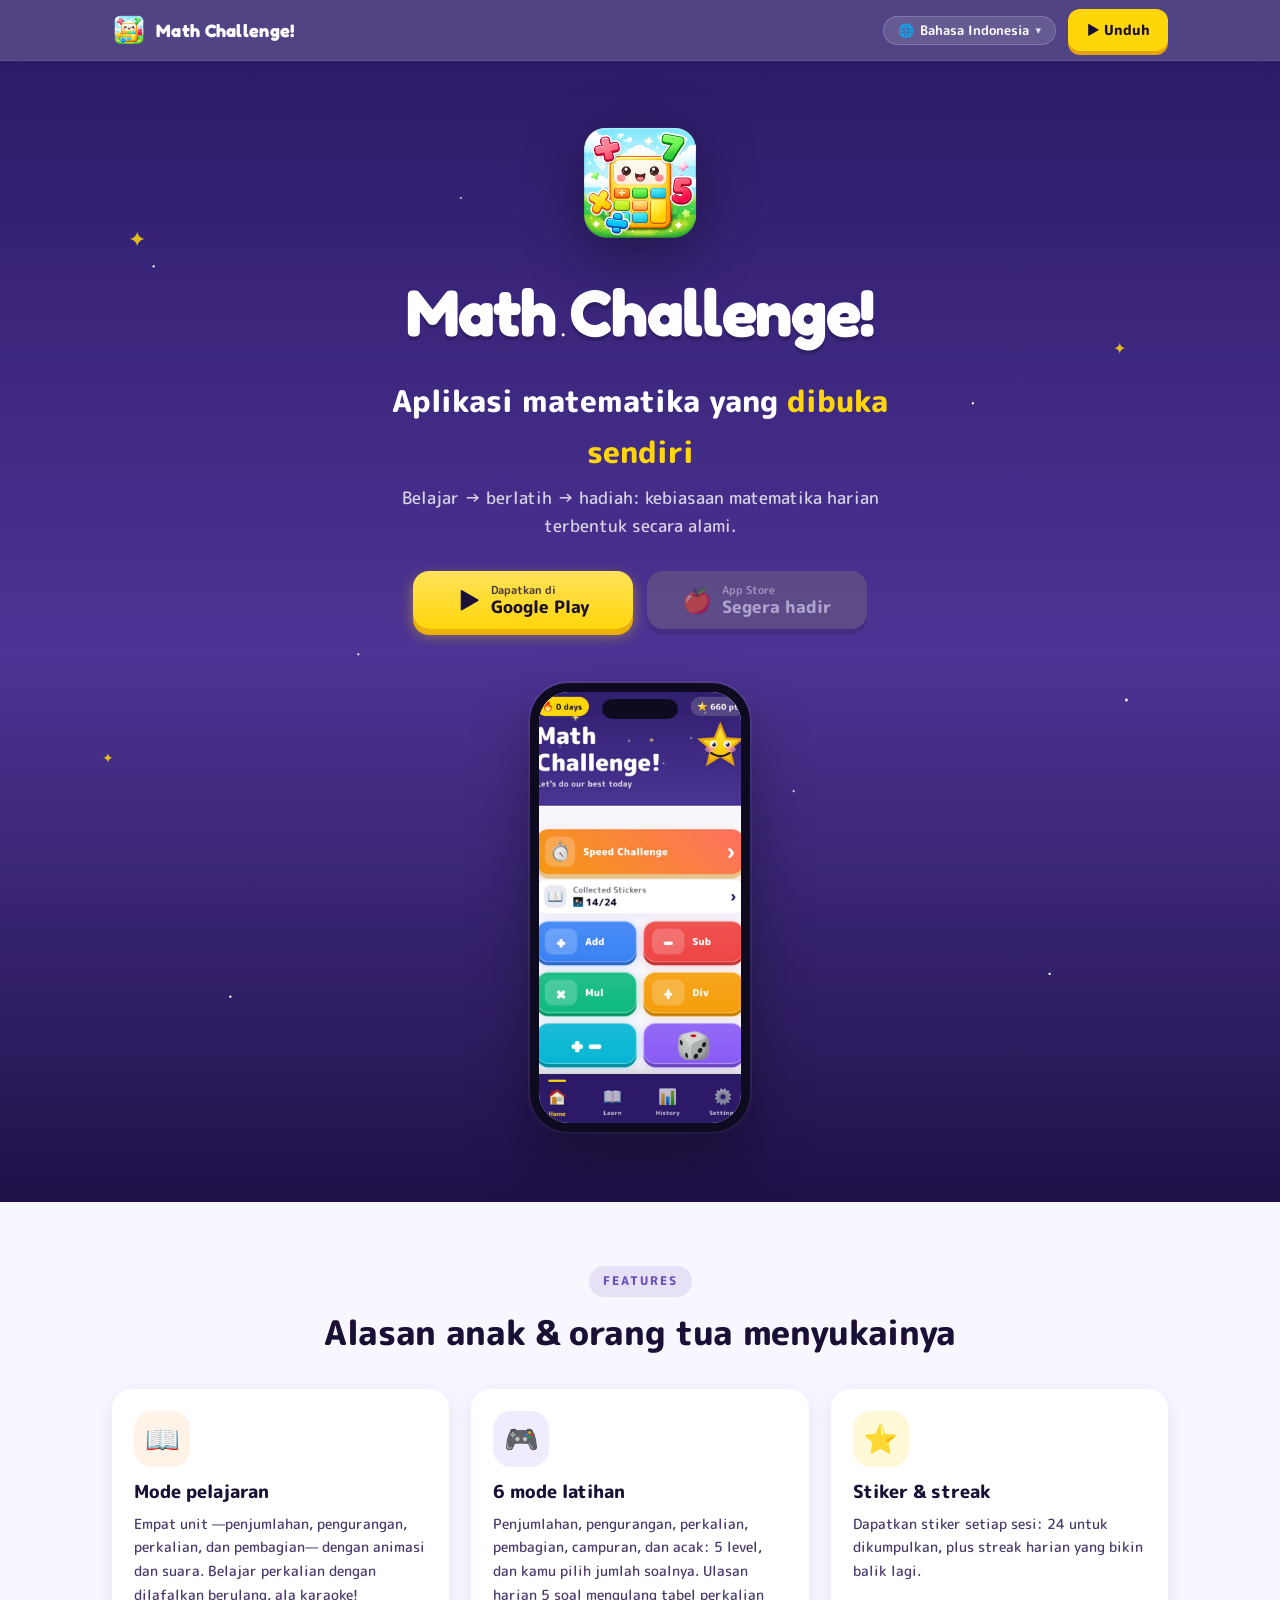
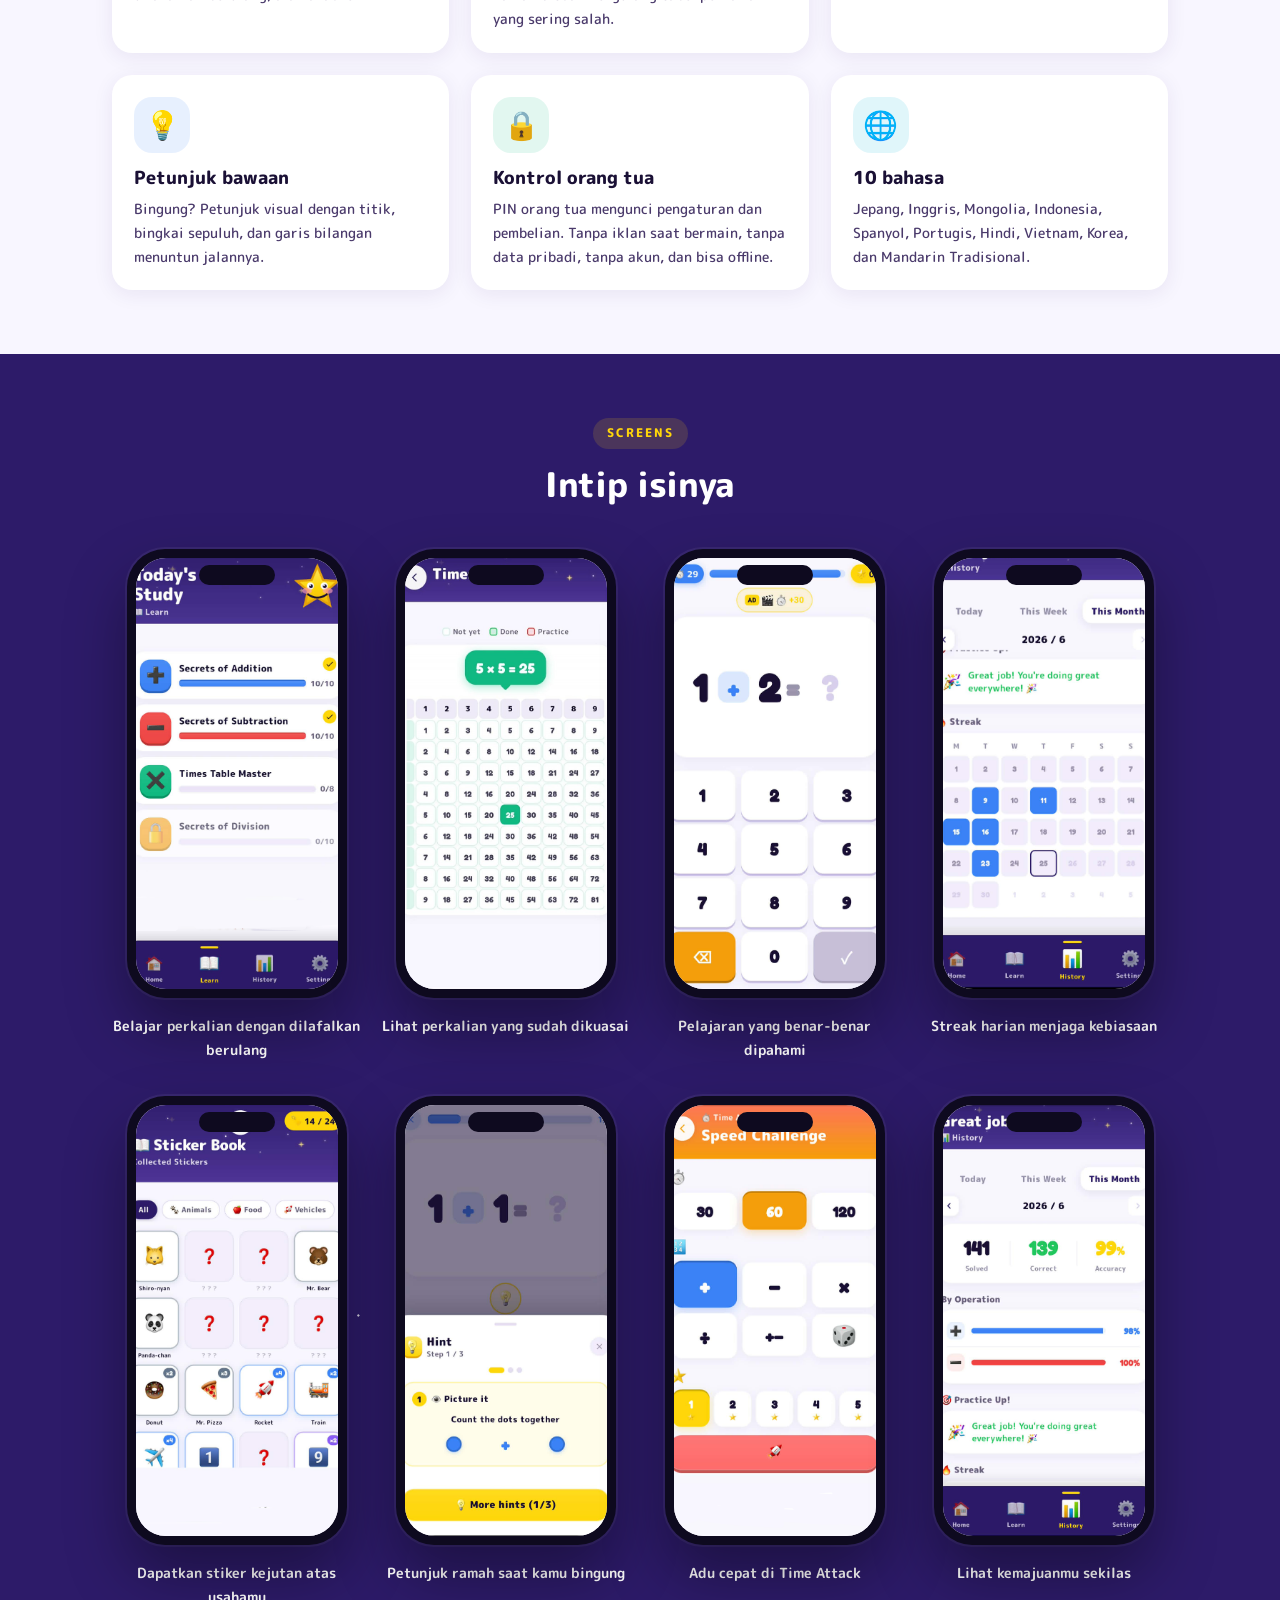
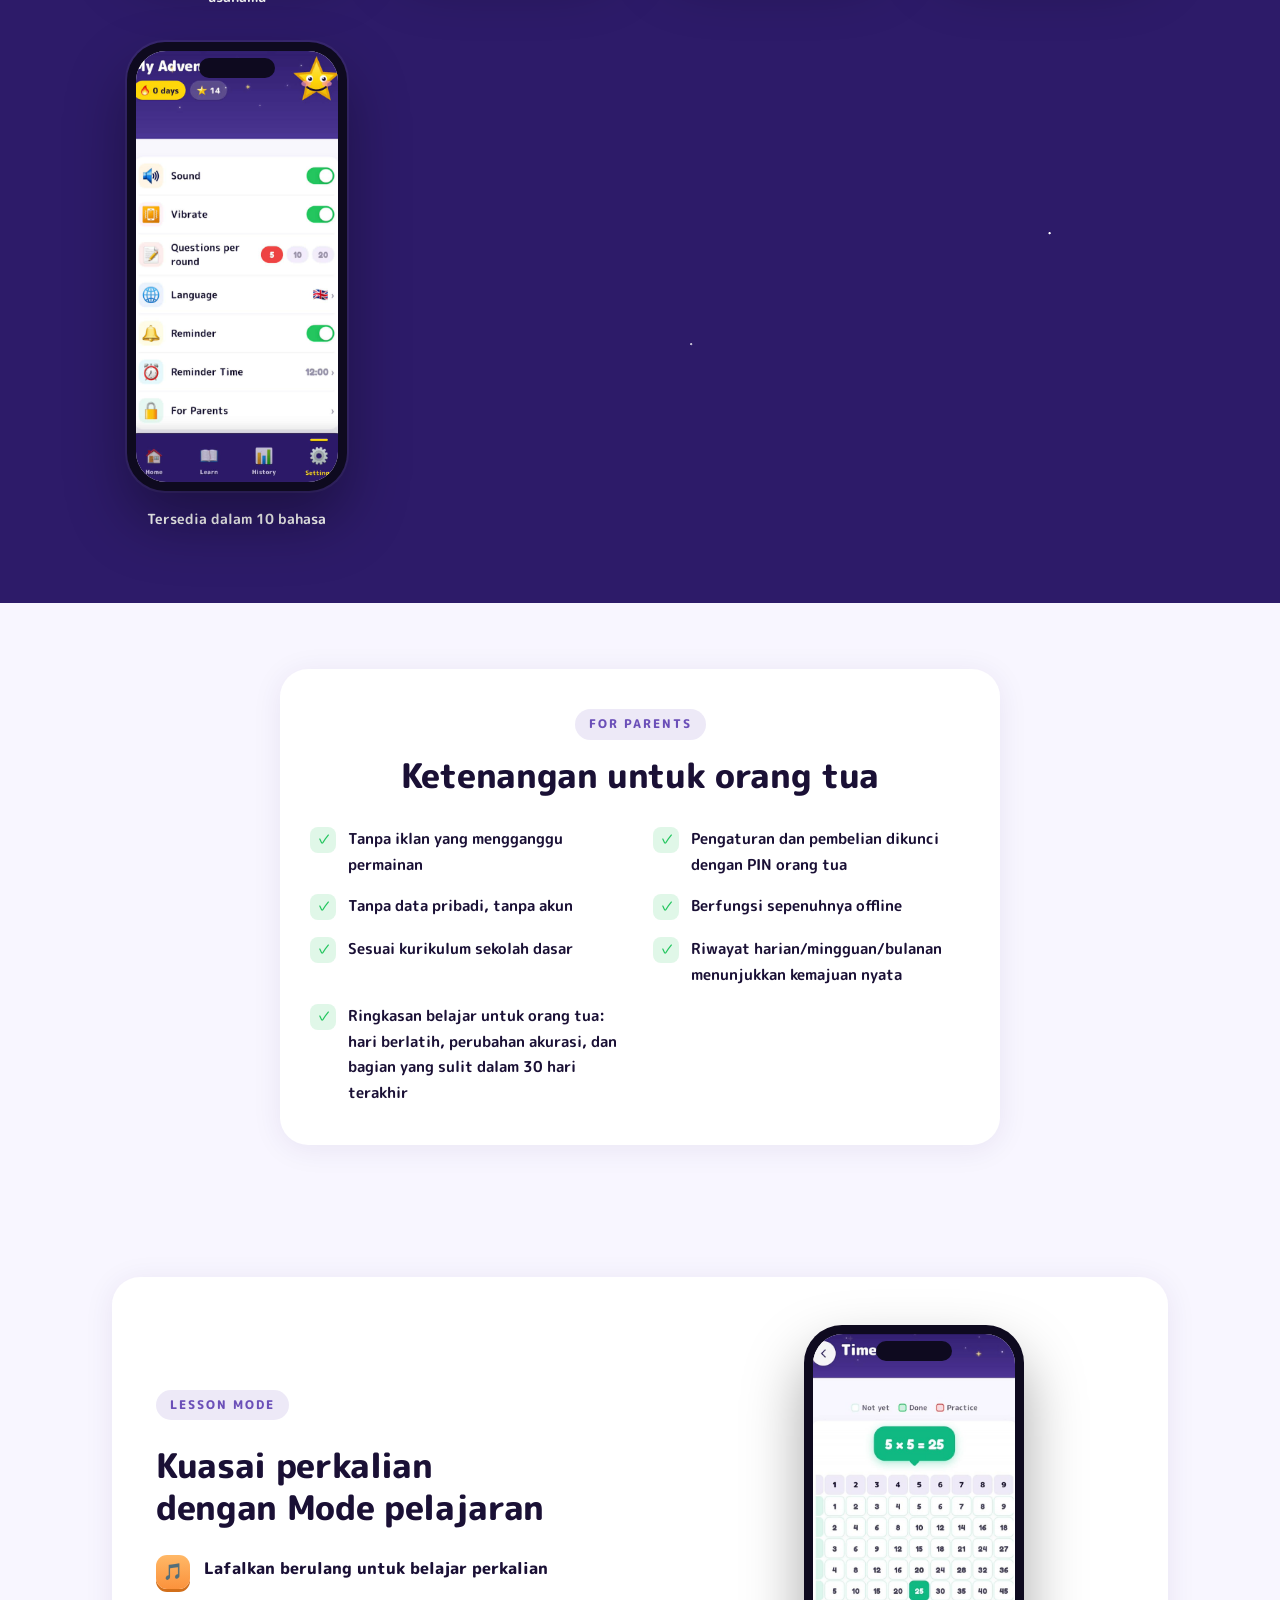
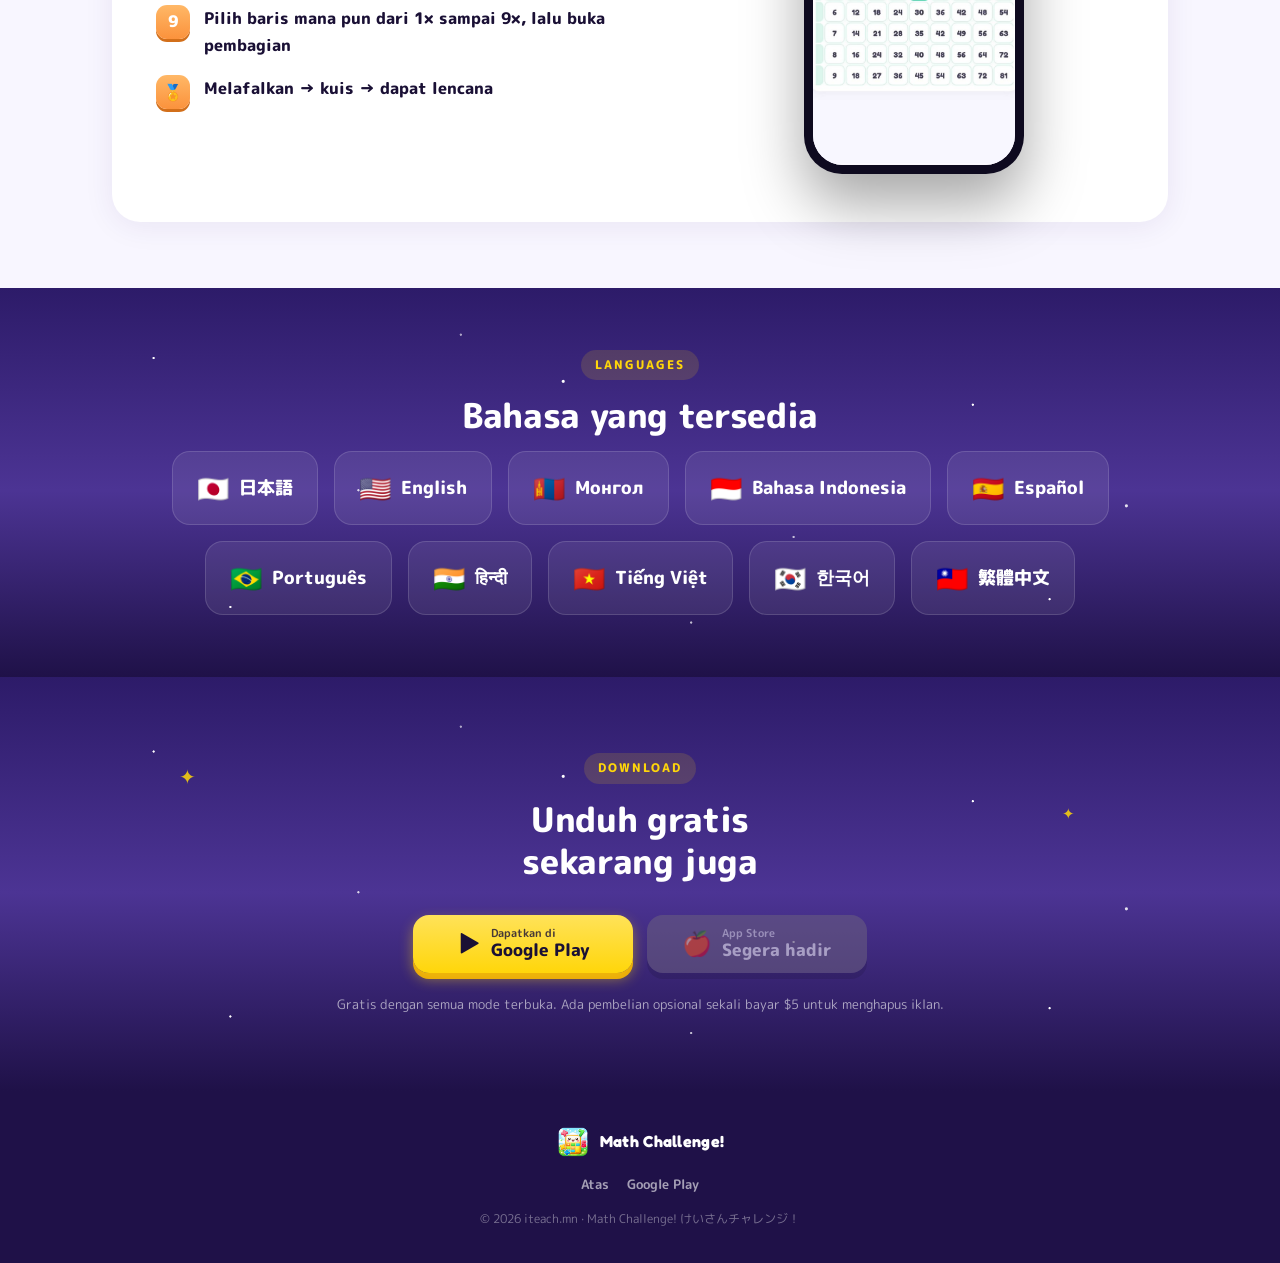
<file: math-challenge/id/index.html>
<!doctype html>
<html lang="id">
<head>
<meta charset="utf-8" />
<meta name="viewport" content="width=device-width, initial-scale=1" />
<title>Math Challenge! — Aplikasi matematika yang dibuka sendiri</title>
<meta name="description" content="Aplikasi latihan matematika untuk anak 5–9 tahun: penjumlahan, pengurangan, perkalian & pembagian lewat pelajaran dan permainan. Tanpa iklan saat bermain, tanpa daftar, offline." />
<meta name="robots" content="index, follow" />
<meta name="theme-color" content="#2D1B69" />
<meta name="author" content="iteach.mn" />

<!-- Canonical & language alternates -->
<link rel="canonical" href="https://iteachmn.github.io/math-challenge/id/" />
<link rel="alternate" hreflang="ja" href="https://iteachmn.github.io/math-challenge/ja/" />
<link rel="alternate" hreflang="en" href="https://iteachmn.github.io/math-challenge/" />
<link rel="alternate" hreflang="mn" href="https://iteachmn.github.io/math-challenge/mn/" />
<link rel="alternate" hreflang="id" href="https://iteachmn.github.io/math-challenge/id/" />
<link rel="alternate" hreflang="es" href="https://iteachmn.github.io/math-challenge/es/" />
<link rel="alternate" hreflang="pt" href="https://iteachmn.github.io/math-challenge/pt/" />
<link rel="alternate" hreflang="hi" href="https://iteachmn.github.io/math-challenge/hi/" />
<link rel="alternate" hreflang="vi" href="https://iteachmn.github.io/math-challenge/vi/" />
<link rel="alternate" hreflang="ko" href="https://iteachmn.github.io/math-challenge/ko/" />
<link rel="alternate" hreflang="zh-Hant" href="https://iteachmn.github.io/math-challenge/zh-hant/" />
<link rel="alternate" hreflang="x-default" href="https://iteachmn.github.io/math-challenge/" />

<!-- OGP / Twitter Card -->
<meta property="og:type" content="website" />
<meta property="og:site_name" content="Math Challenge!" />
<meta property="og:locale" content="id_ID" />
<meta property="og:locale:alternate" content="ja_JP" />
<meta property="og:locale:alternate" content="en_US" />
<meta property="og:locale:alternate" content="mn_MN" />
<meta property="og:locale:alternate" content="es_ES" />
<meta property="og:locale:alternate" content="pt_BR" />
<meta property="og:locale:alternate" content="hi_IN" />
<meta property="og:locale:alternate" content="vi_VN" />
<meta property="og:locale:alternate" content="ko_KR" />
<meta property="og:locale:alternate" content="zh_TW" />
<meta property="og:url" content="https://iteachmn.github.io/math-challenge/id/" />
<meta property="og:title" content="Math Challenge! — Aplikasi matematika yang dibuka sendiri" />
<meta property="og:description" content="Belajar → berlatih → hadiah. Penjumlahan, pengurangan, perkalian, dan pembagian lewat pelajaran dan permainan. Tanpa iklan saat bermain, tanpa daftar, offline." />
<meta property="og:image" content="https://iteachmn.github.io/math-challenge/assets/ogp.png" />
<meta property="og:image:width" content="1200" />
<meta property="og:image:height" content="630" />
<meta property="og:image:alt" content="Math Challenge! / けいさんチャレンジ！" />
<meta name="twitter:card" content="summary_large_image" />
<meta name="twitter:title" content="Math Challenge!" />
<meta name="twitter:description" content="Aplikasi matematika yang dibuka sendiri oleh anak. Latih penjumlahan, pengurangan, perkalian, dan pembagian." />
<meta name="twitter:image" content="https://iteachmn.github.io/math-challenge/assets/ogp.png" />
<meta name="twitter:image:alt" content="Math Challenge! / けいさんチャレンジ！" />

<!-- Structured data (JSON-LD) -->
<script type="application/ld+json">
{
  "@context": "https://schema.org",
  "@type": "MobileApplication",
  "name": "Math Challenge!",
  "alternateName": "けいさんチャレンジ！",
  "operatingSystem": "Android",
  "applicationCategory": "EducationalApplication",
  "applicationSubCategory": "Mathematics",
  "contentRating": "Everyone",
  "softwareVersion": "2.8.8",
  "datePublished": "2026-10-28",
  "featureList": "Lesson mode (addition, subtraction, times tables, division), 6 practice modes, time attack, visual hints, sticker collection, daily streaks, daily times-table review, parent learning summary, progress history, offline play",
  "inLanguage": ["id", "ja", "en", "mn", "es", "pt", "hi", "vi", "ko", "zh-Hant"],
  "description": "Aplikasi latihan matematika untuk anak usia 5–9 tahun. Penjumlahan, pengurangan, perkalian, dan pembagian lewat pelajaran beranimasi dan permainan. Tanpa iklan saat bermain, tanpa daftar, offline.",
  "image": "https://iteachmn.github.io/math-challenge/assets/app_icon.png",
  "screenshot": [
    "https://iteachmn.github.io/math-challenge/images/home.png",
    "https://iteachmn.github.io/math-challenge/images/study.png",
    "https://iteachmn.github.io/math-challenge/images/times_table.jpg",
    "https://iteachmn.github.io/math-challenge/images/challange.png",
    "https://iteachmn.github.io/math-challenge/images/history_1.png"
  ],
  "publisher": { "@type": "Organization", "name": "iteach.mn", "url": "https://iteach.mn" },
  "url": "https://iteachmn.github.io/math-challenge/id/",
  "downloadUrl": "https://play.google.com/store/apps/details?id=mn.iteach.math_challenge",
  "offers": { "@type": "Offer", "price": "0", "priceCurrency": "IDR" },
  "author": { "@type": "Organization", "name": "iteach.mn", "url": "https://iteach.mn" }
}
</script>

<link rel="preconnect" href="https://fonts.googleapis.com">
<link rel="preconnect" href="https://fonts.gstatic.com" crossorigin>
<link href="https://fonts.googleapis.com/css2?family=Fredoka:wght@500;600;700;900&family=M+PLUS+Rounded+1c:wght@400;500;700;800;900&display=swap" rel="stylesheet">
<link rel="preload" as="image" href="../images/home.png" fetchpriority="high" />
<link rel="stylesheet" href="../styles.css" />
<link rel="icon" href="../assets/app_icon.png" />
</head>
<body>

<!-- ============ Header ============ -->
<header class="site-header">
  <div class="wrap">
    <a class="brand-mini" href="#top">
      <img src="../assets/app_icon.png" alt="Math Challenge!" />
      <b>Math Challenge!</b>
    </a>
    <div class="header-spacer"></div>
    <details class="lang-menu">
      <summary aria-label="Pilih bahasa">🌐 <span class="lang-cur">Bahasa Indonesia</span></summary>
      <div class="lang-menu-list" role="navigation" aria-label="Pilih bahasa">
        <a href="../ja/">日本語</a>
        <a href="../">English</a>
        <a href="../mn/">Монгол</a>
        <a href="./" aria-current="page">Bahasa Indonesia</a>
        <a href="../es/">Español</a>
        <a href="../pt/">Português</a>
        <a href="../hi/">हिन्दी</a>
        <a href="../vi/">Tiếng Việt</a>
        <a href="../ko/">한국어</a>
        <a href="../zh-hant/">繁體中文</a>
      </div>
    </details>
    <a class="header-cta" href="https://play.google.com/store/apps/details?id=mn.iteach.math_challenge&referrer=utm_source%3Dlp_id%26utm_medium%3Dweb%26utm_campaign%3Dlanding">▶ Unduh</a>
  </div>
</header>

<!-- ============ Section 1 — Hero ============ -->
<section class="night hero on-dark" id="top">
  <div class="stars"></div>
  <span class="star-deco font-display" style="top:14%; left:10%; font-size:22px;">✦</span>
  <span class="star-deco font-display" style="top:24%; right:12%; font-size:16px; animation-delay:1.1s;">✦</span>
  <span class="star-deco font-display" style="top:60%; left:8%; font-size:14px; animation-delay:2s;">✦</span>
  <div class="wrap">
    <img class="hero-icon" src="../assets/app_icon.png" alt="Ikon aplikasi Math Challenge!" />
    <h1 class="hero-name font-display">Math Challenge!</h1>
    <p class="hero-catch">Aplikasi matematika yang <span class="pop">dibuka sendiri</span></p>
    <p class="hero-sub">
      Belajar → berlatih → hadiah: kebiasaan matematika harian terbentuk secara alami.
    </p>
    <div class="cta-row">
      <a class="btn btn-play" href="https://play.google.com/store/apps/details?id=mn.iteach.math_challenge&referrer=utm_source%3Dlp_id%26utm_medium%3Dweb%26utm_campaign%3Dlanding">
        <span class="btn-ico">▶</span>
        <span class="btn-label"><small>Dapatkan di</small>Google Play</span>
      </a>
      <span class="btn btn-store" role="button" aria-disabled="true">
        <span class="btn-ico">🍎</span>
        <span class="btn-label"><small>App Store</small>Segera hadir</span>
      </span>
    </div>

    <div class="hero-shot">
      <div class="phone phone-lg">
        <div class="phone-screen">
          <img class="shot-img" fetchpriority="high" decoding="async" src="../images/home.png" alt="Layar beranda Math Challenge" />
        </div>
      </div>
    </div>
  </div>
</section>

<!-- ============ Section 2 — Features ============ -->
<section class="features">
  <div class="wrap">
    <div class="sec-head">
      <span class="sec-kicker">Features</span>
      <h2 class="sec-title">Alasan anak & orang tua menyukainya</h2>
    </div>
    <div class="feat-grid">
      <article class="card feat-card">
        <div class="feat-badge" style="background:rgba(251,146,60,0.12); color:#FB923C;">📖</div>
        <h3>Mode pelajaran</h3>
        <p>Empat unit —penjumlahan, pengurangan, perkalian, dan pembagian— dengan animasi dan suara. Belajar perkalian dengan dilafalkan berulang, ala karaoke!</p>
      </article>
      <article class="card feat-card">
        <div class="feat-badge" style="background:rgba(139,92,246,0.12); color:#8B5CF6;">🎮</div>
        <h3>6 mode latihan</h3>
        <p>Penjumlahan, pengurangan, perkalian, pembagian, campuran, dan acak: 5 level, dan kamu pilih jumlah soalnya. Ulasan harian 5 soal mengulang tabel perkalian yang sering salah.</p>
      </article>
      <article class="card feat-card">
        <div class="feat-badge" style="background:rgba(255,214,10,0.16); color:#E5A20A;">⭐</div>
        <h3>Stiker & streak</h3>
        <p>Dapatkan stiker setiap sesi: 24 untuk dikumpulkan, plus streak harian yang bikin balik lagi.</p>
      </article>
      <article class="card feat-card">
        <div class="feat-badge" style="background:rgba(59,130,246,0.12); color:#3B82F6;">💡</div>
        <h3>Petunjuk bawaan</h3>
        <p>Bingung? Petunjuk visual dengan titik, bingkai sepuluh, dan garis bilangan menuntun jalannya.</p>
      </article>
      <article class="card feat-card">
        <div class="feat-badge" style="background:rgba(16,185,129,0.12); color:#10B981;">🔒</div>
        <h3>Kontrol orang tua</h3>
        <p>PIN orang tua mengunci pengaturan dan pembelian. Tanpa iklan saat bermain, tanpa data pribadi, tanpa akun, dan bisa offline.</p>
      </article>
      <article class="card feat-card">
        <div class="feat-badge" style="background:rgba(6,182,212,0.12); color:#06B6D4;">🌐</div>
        <h3>10 bahasa</h3>
        <p>Jepang, Inggris, Mongolia, Indonesia, Spanyol, Portugis, Hindi, Vietnam, Korea, dan Mandarin Tradisional.</p>
      </article>
    </div>
  </div>
</section>

<!-- ============ Section 3 — Screenshots ============ -->
<section class="shots night on-dark">
  <div class="stars"></div>
  <div class="wrap">
    <div class="sec-head">
      <span class="sec-kicker">Screens</span>
      <h2 class="sec-title" style="color:#fff;">Intip isinya</h2>
    </div>
  </div>
  <div class="wrap">
    <div class="shots-scroll">
      <div class="shot-item">
        <div class="phone"><div class="phone-screen">
          <img class="shot-img" src="../images/study.png" alt="Mode pelajaran — menu belajar" loading="lazy" />
        </div></div>
        <p class="shot-cap">Belajar perkalian dengan dilafalkan berulang</p>
      </div>

      <!-- Shot: times table chart -->
      <div class="shot-item">
        <div class="phone"><div class="phone-screen">
          <img class="shot-img" src="../images/times_table.jpg" alt="Tabel perkalian — lihat baris yang sudah dikuasai" loading="lazy" />
        </div></div>
        <p class="shot-cap">Lihat perkalian yang sudah dikuasai</p>
      </div>

      <div class="shot-item">
        <div class="phone"><div class="phone-screen">
          <img class="shot-img" src="../images/lesson.png" alt="Menyelesaikan soal latihan" loading="lazy" />
        </div></div>
        <p class="shot-cap">Pelajaran yang benar-benar dipahami</p>
      </div>

      <div class="shot-item">
        <div class="phone"><div class="phone-screen">
          <img class="shot-img" src="../images/history_2.png" alt="Kalender streak harian" loading="lazy" />
        </div></div>
        <p class="shot-cap">Streak harian menjaga kebiasaan</p>
      </div>

      <div class="shot-item">
        <div class="phone"><div class="phone-screen">
          <img class="shot-img" src="../images/book.png" alt="Koleksi stiker" loading="lazy" />
        </div></div>
        <p class="shot-cap">Dapatkan stiker kejutan atas usahamu</p>
      </div>

      <div class="shot-item">
        <div class="phone"><div class="phone-screen">
          <img class="shot-img" src="../images/hint_1.png" alt="Petunjuk langkah demi langkah" loading="lazy" />
        </div></div>
        <p class="shot-cap">Petunjuk ramah saat kamu bingung</p>
      </div>

      <div class="shot-item">
        <div class="phone"><div class="phone-screen">
          <img class="shot-img" src="../images/challange.png" alt="Time Attack adu cepat" loading="lazy" />
        </div></div>
        <p class="shot-cap">Adu cepat di Time Attack</p>
      </div>

      <div class="shot-item">
        <div class="phone"><div class="phone-screen">
          <img class="shot-img" src="../images/history_1.png" alt="Riwayat kemajuan dan ketepatan" loading="lazy" />
        </div></div>
        <p class="shot-cap">Lihat kemajuanmu sekilas</p>
      </div>

      <div class="shot-item">
        <div class="phone"><div class="phone-screen">
          <img class="shot-img" src="../images/setting.png" alt="Pengaturan dan menu orang tua" loading="lazy" />
        </div></div>
        <p class="shot-cap">Tersedia dalam 10 bahasa</p>
      </div>
    </div>
  </div>
</section>

<!-- ============ Section 4 — Parents ============ -->
<section class="parents">
  <div class="wrap">
    <div class="parents-inner">
      <div class="sec-head" style="margin-bottom:6px;">
        <span class="sec-kicker">For Parents</span>
        <h2 class="sec-title">Ketenangan untuk orang tua</h2>
      </div>
      <ul class="check-list">
        <li><span class="ck">✓</span><span>Tanpa iklan yang mengganggu permainan</span></li>
        <li><span class="ck">✓</span><span>Pengaturan dan pembelian dikunci dengan PIN orang tua</span></li>
        <li><span class="ck">✓</span><span>Tanpa data pribadi, tanpa akun</span></li>
        <li><span class="ck">✓</span><span>Berfungsi sepenuhnya offline</span></li>
        <li><span class="ck">✓</span><span>Sesuai kurikulum sekolah dasar</span></li>
        <li><span class="ck">✓</span><span>Riwayat harian/mingguan/bulanan menunjukkan kemajuan nyata</span></li>
        <li><span class="ck">✓</span><span>Ringkasan belajar untuk orang tua: hari berlatih, perubahan akurasi, dan bagian yang sulit dalam 30 hari terakhir</span></li>
      </ul>
    </div>
  </div>
</section>

<!-- ============ Section 5 — Lesson mode ============ -->
<section class="lesson">
  <div class="wrap">
    <div class="lesson-inner">
      <div>
        <span class="sec-kicker">Lesson Mode</span>
        <h2 class="sec-title" style="text-align:left; margin-top:10px;">Kuasai perkalian<br>dengan Mode pelajaran</h2>
        <ul class="lesson-list">
          <li><span class="lesson-num">🎵</span><span><b>Lafalkan berulang untuk belajar perkalian</b></span></li>
          <li><span class="lesson-num">9</span><span><b>Pilih baris mana pun dari 1× sampai 9×, lalu buka pembagian</b></span></li>
          <li><span class="lesson-num">🏅</span><span><b>Melafalkan → kuis → dapat lencana</b></span></li>
        </ul>
      </div>
      <div class="lesson-shot">
        <div class="phone"><div class="phone-screen">
          <img class="shot-img" src="../images/times_table.jpg" alt="Tabel perkalian yang menunjukkan baris yang dikuasai dan perlu dilatih" loading="lazy" />
        </div></div>
      </div>
    </div>
  </div>
</section>

<!-- ============ Section 6 — Languages ============ -->
<section class="langs night on-dark">
  <div class="stars"></div>
  <div class="wrap">
    <div class="sec-head" style="margin-bottom:14px;">
      <span class="sec-kicker">Languages</span>
      <h2 class="sec-title" style="color:#fff;">Bahasa yang tersedia</h2>
    </div>
    <div class="lang-flags">
      <div class="lang-pill"><span class="flag">🇯🇵</span> 日本語</div>
      <div class="lang-pill"><span class="flag">🇺🇸</span> English</div>
      <div class="lang-pill"><span class="flag">🇲🇳</span> Монгол</div>
      <div class="lang-pill"><span class="flag">🇮🇩</span> Bahasa Indonesia</div>
      <div class="lang-pill"><span class="flag">🇪🇸</span> Español</div>
      <div class="lang-pill"><span class="flag">🇧🇷</span> Português</div>
      <div class="lang-pill"><span class="flag">🇮🇳</span> हिन्दी</div>
      <div class="lang-pill"><span class="flag">🇻🇳</span> Tiếng Việt</div>
      <div class="lang-pill"><span class="flag">🇰🇷</span> 한국어</div>
      <div class="lang-pill"><span class="flag">🇹🇼</span> 繁體中文</div>
    </div>
  </div>
</section>

<!-- ============ Section 7 — Download CTA ============ -->
<section class="download night on-dark">
  <div class="stars"></div>
  <span class="star-deco font-display" style="top:20%; left:14%; font-size:20px;">✦</span>
  <span class="star-deco font-display" style="top:30%; right:16%; font-size:15px; animation-delay:1.3s;">✦</span>
  <div class="wrap">
    <div class="sec-head" style="margin-bottom:0;">
      <span class="sec-kicker">Download</span>
      <h2 class="sec-title">Unduh gratis<br>sekarang juga</h2>
    </div>
    <div class="cta-row">
      <a class="btn btn-play" href="https://play.google.com/store/apps/details?id=mn.iteach.math_challenge&referrer=utm_source%3Dlp_id%26utm_medium%3Dweb%26utm_campaign%3Dlanding">
        <span class="btn-ico">▶</span>
        <span class="btn-label"><small>Dapatkan di</small>Google Play</span>
      </a>
      <span class="btn btn-store" role="button" aria-disabled="true">
        <span class="btn-ico">🍎</span>
        <span class="btn-label"><small>App Store</small>Segera hadir</span>
      </span>
    </div>
    <p class="download-note">Gratis dengan semua mode terbuka. Ada pembelian opsional sekali bayar $5 untuk menghapus iklan.</p>
  </div>
</section>

<!-- ============ Footer ============ -->
<footer class="site-footer">
  <div class="wrap">
    <div class="brand-mini">
      <img src="../assets/app_icon.png" alt="" />
      <b style="color:#fff;">Math Challenge!</b>
    </div>
    <nav class="foot-links">
      <a href="#top">Atas</a>
      <a href="https://play.google.com/store/apps/details?id=mn.iteach.math_challenge&referrer=utm_source%3Dlp_id%26utm_medium%3Dweb%26utm_campaign%3Dlanding">Google Play</a>
    </nav>
    <p class="foot-copy">© 2026 iteach.mn · Math Challenge! けいさんチャレンジ！</p>
  </div>
</footer>

</body>
</html>
</file>
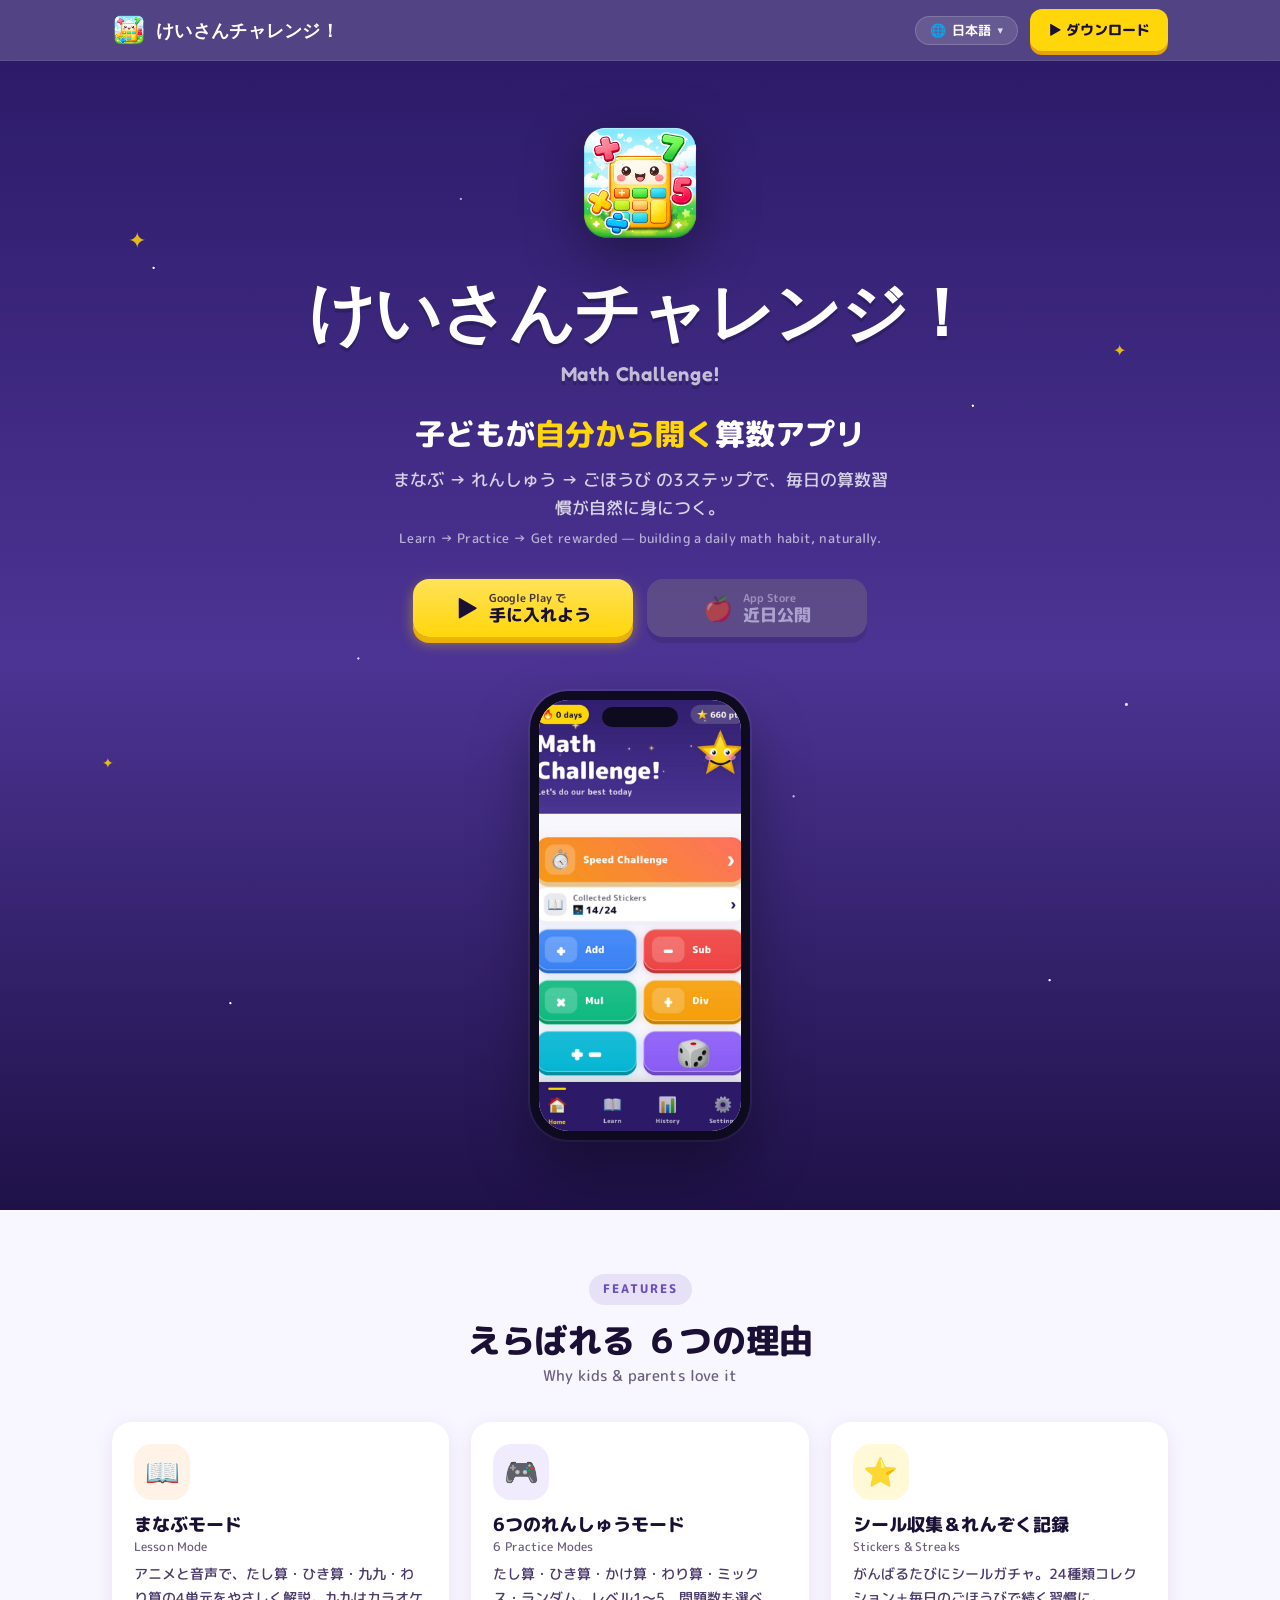
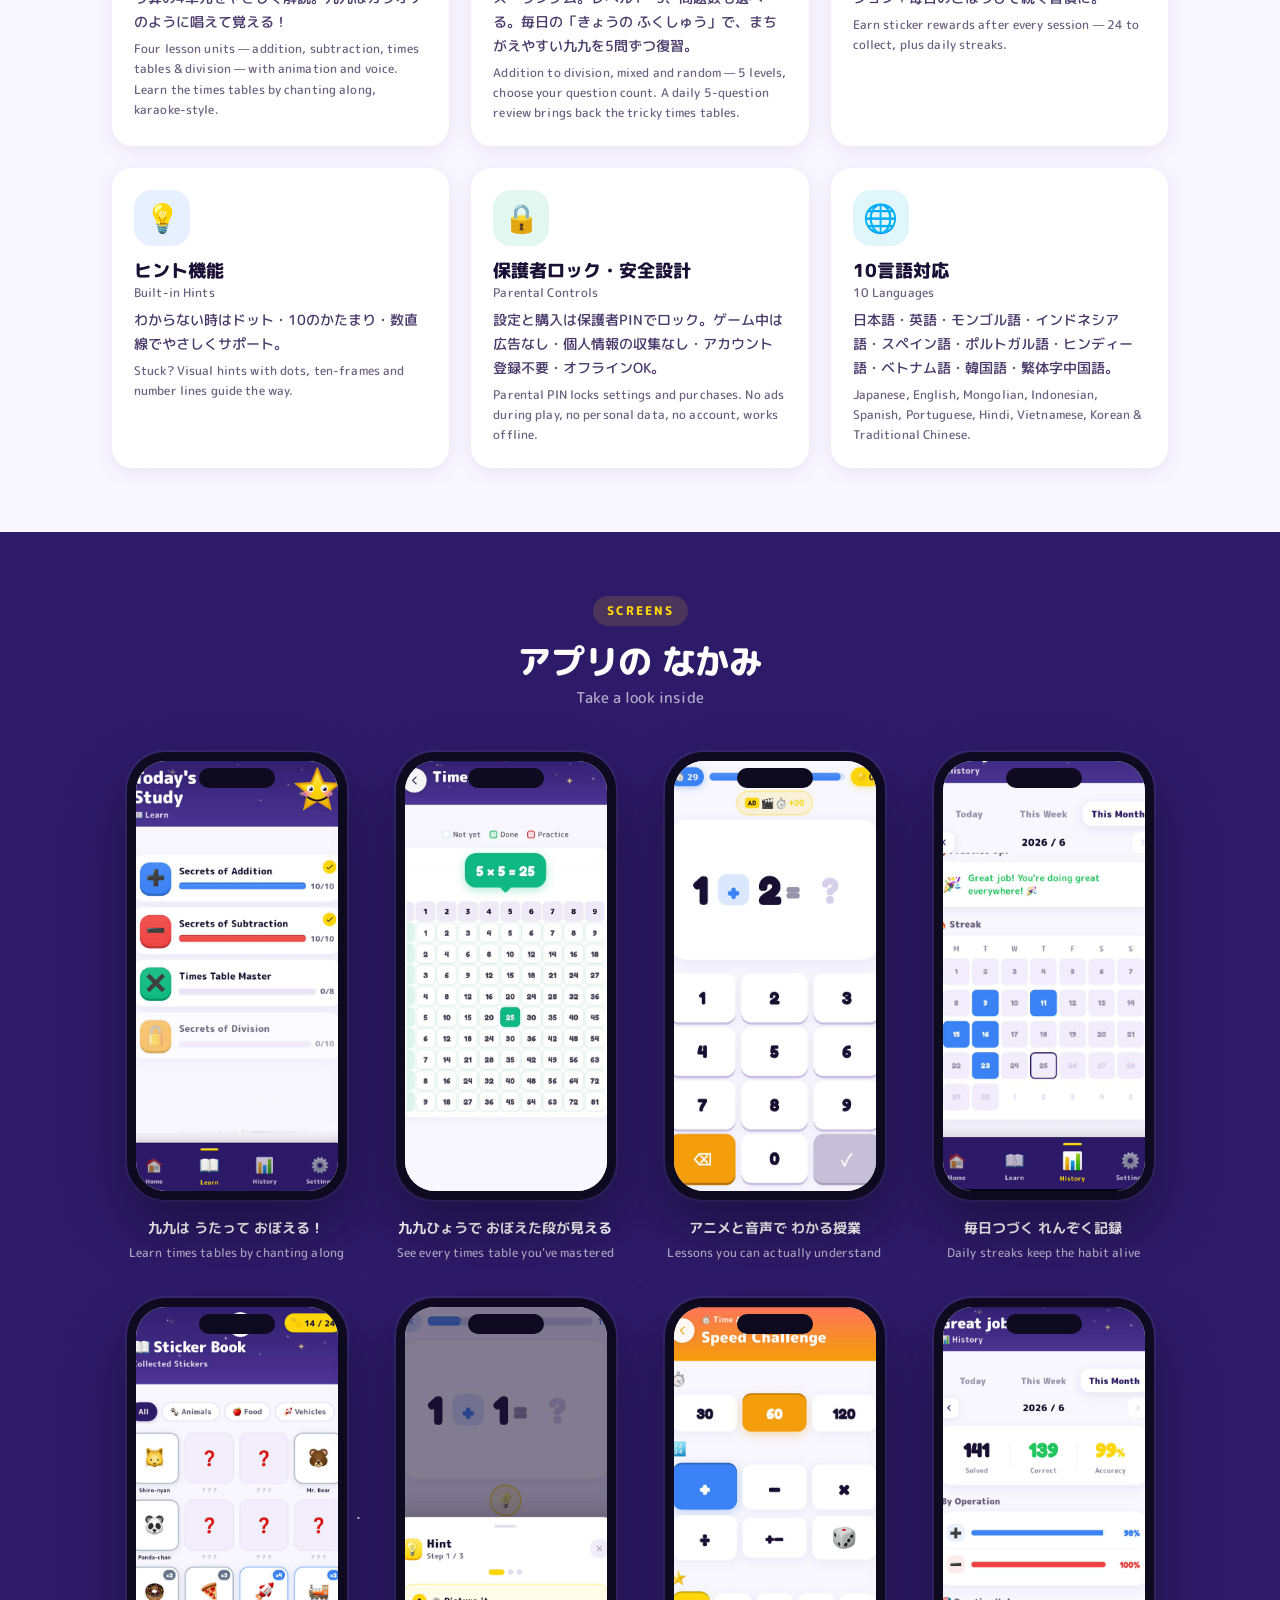
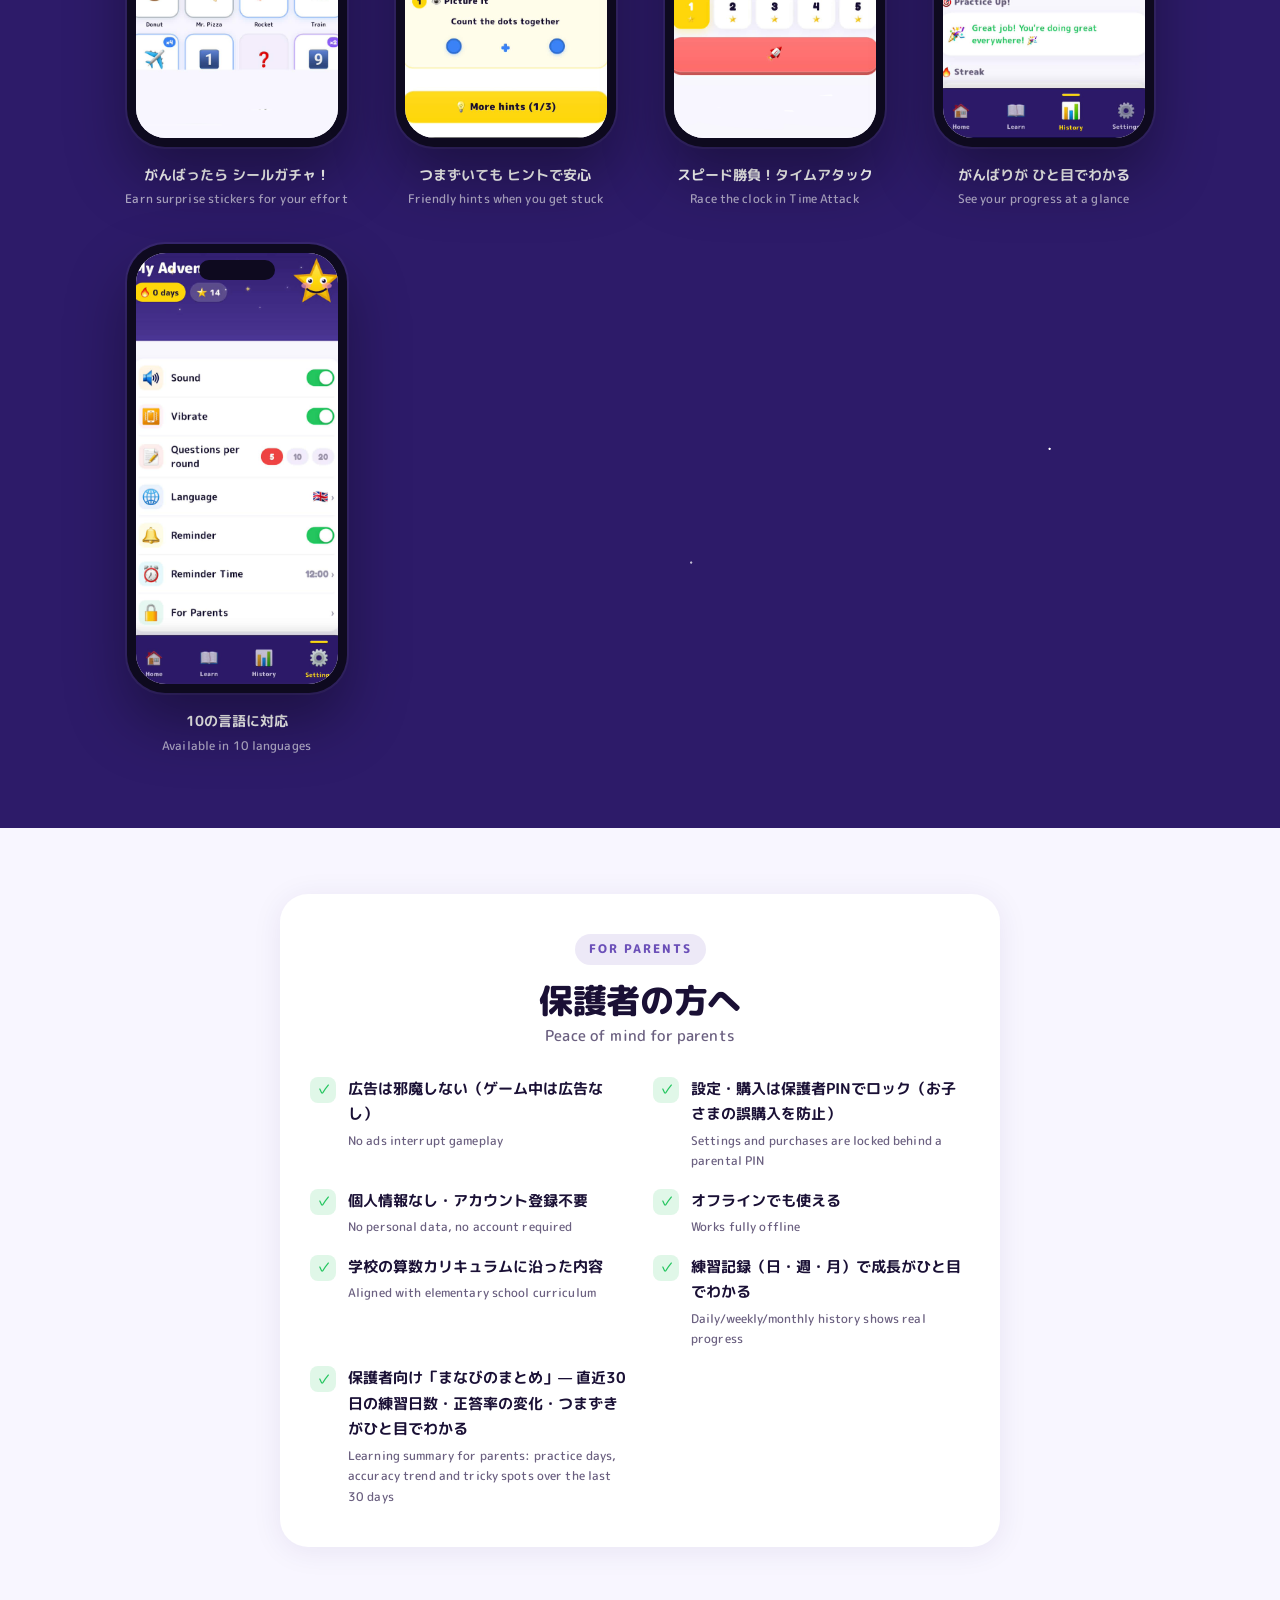
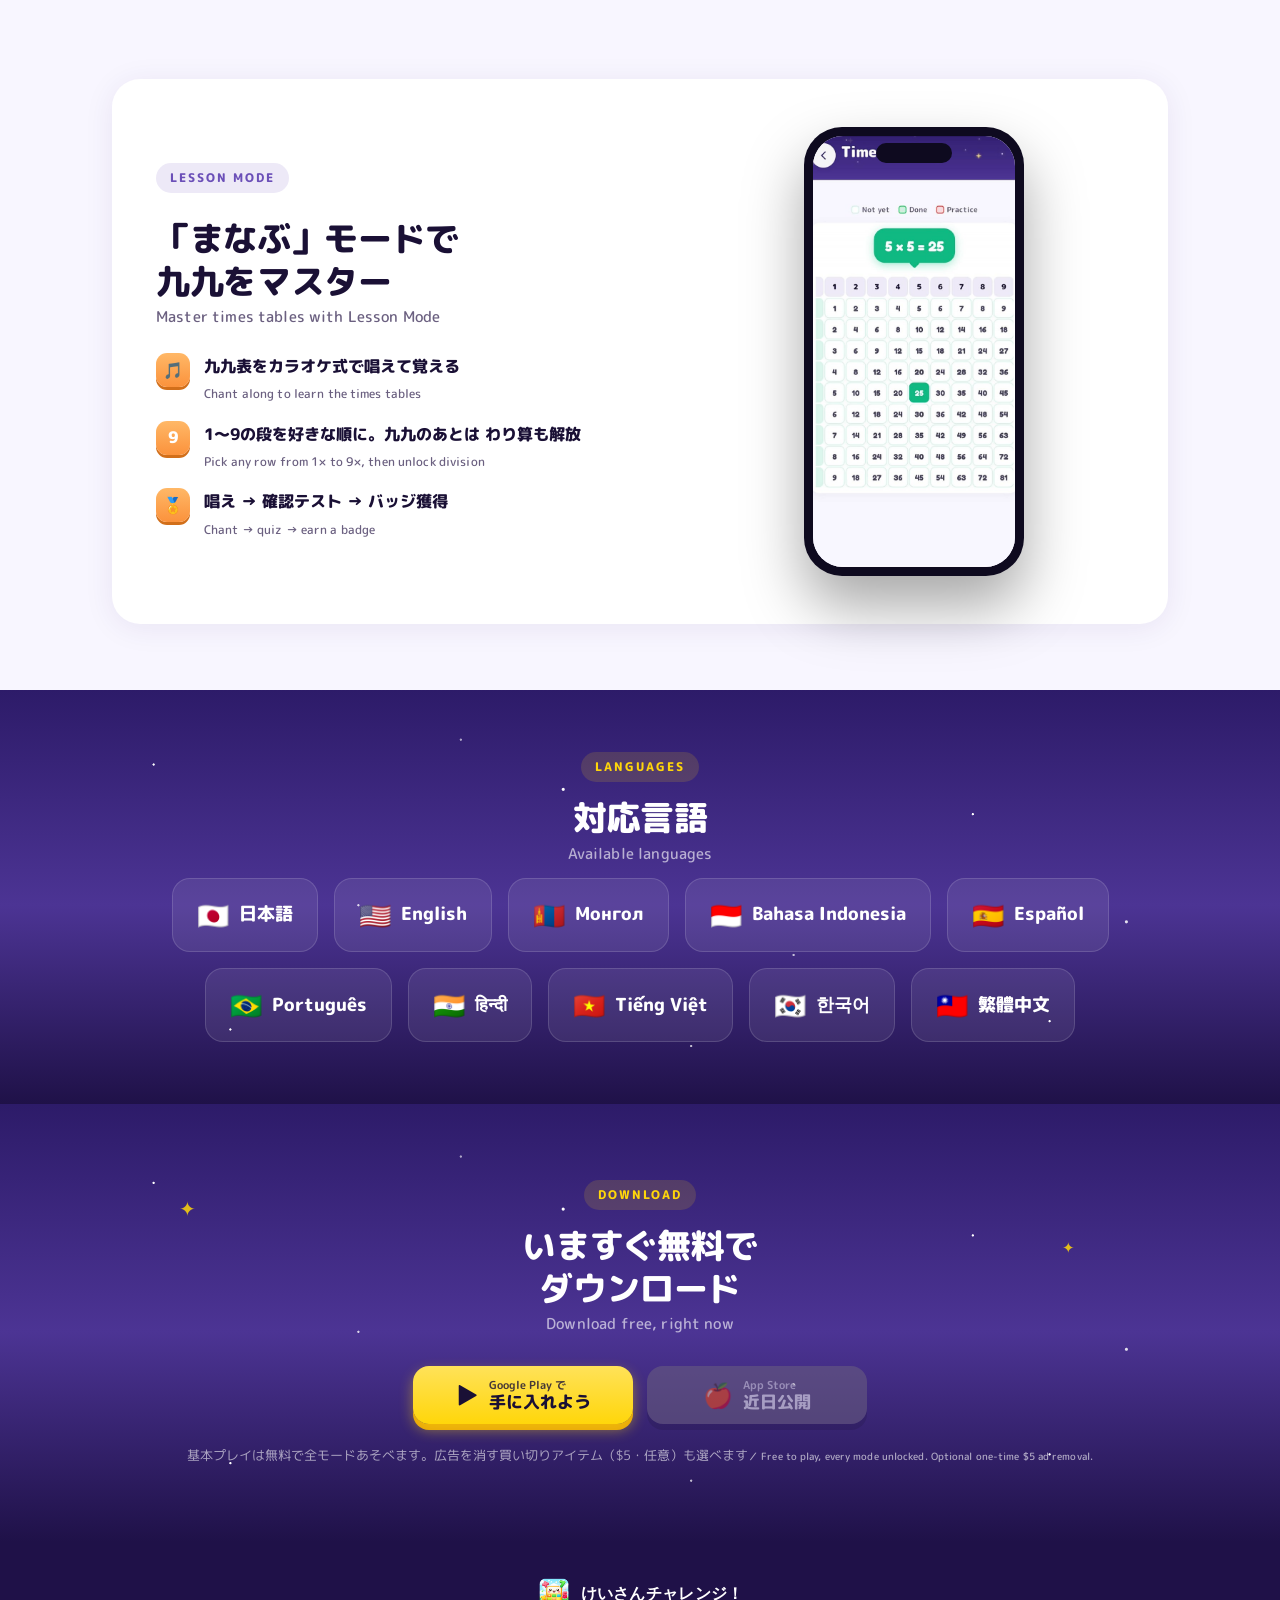
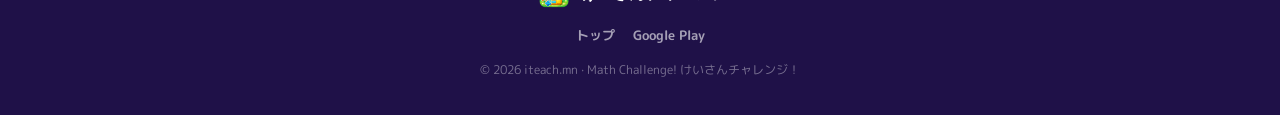
<file: math-challenge/ja/index.html>
<!doctype html>
<html lang="ja">
<head>
<meta charset="utf-8" />
<meta name="viewport" content="width=device-width, initial-scale=1" />
<title>けいさんチャレンジ！｜子どもが自分から開く算数アプリ（たし算・ひき算・九九）</title>
<meta name="description" content="5〜9歳向けの算数学習アプリ「けいさんチャレンジ！」。たし算・ひき算・九九・わり算を授業モードとゲームで楽しく練習。プレイ中は広告なし・登録不要・オフライン対応・10言語。" />
<meta name="robots" content="index, follow" />
<meta name="theme-color" content="#2D1B69" />
<meta name="author" content="iteach.mn" />

<!-- Canonical & language alternates -->
<link rel="canonical" href="https://iteachmn.github.io/math-challenge/ja/" />
<link rel="alternate" hreflang="ja" href="https://iteachmn.github.io/math-challenge/ja/" />
<link rel="alternate" hreflang="en" href="https://iteachmn.github.io/math-challenge/" />
<link rel="alternate" hreflang="mn" href="https://iteachmn.github.io/math-challenge/mn/" />
<link rel="alternate" hreflang="id" href="https://iteachmn.github.io/math-challenge/id/" />
<link rel="alternate" hreflang="es" href="https://iteachmn.github.io/math-challenge/es/" />
<link rel="alternate" hreflang="pt" href="https://iteachmn.github.io/math-challenge/pt/" />
<link rel="alternate" hreflang="hi" href="https://iteachmn.github.io/math-challenge/hi/" />
<link rel="alternate" hreflang="vi" href="https://iteachmn.github.io/math-challenge/vi/" />
<link rel="alternate" hreflang="ko" href="https://iteachmn.github.io/math-challenge/ko/" />
<link rel="alternate" hreflang="zh-Hant" href="https://iteachmn.github.io/math-challenge/zh-hant/" />
<link rel="alternate" hreflang="x-default" href="https://iteachmn.github.io/math-challenge/" />

<!-- OGP / Twitter Card -->
<meta property="og:type" content="website" />
<meta property="og:site_name" content="けいさんチャレンジ！" />
<meta property="og:locale" content="ja_JP" />
<meta property="og:locale:alternate" content="en_US" />
<meta property="og:locale:alternate" content="mn_MN" />
<meta property="og:locale:alternate" content="id_ID" />
<meta property="og:locale:alternate" content="es_ES" />
<meta property="og:locale:alternate" content="pt_BR" />
<meta property="og:locale:alternate" content="hi_IN" />
<meta property="og:locale:alternate" content="vi_VN" />
<meta property="og:locale:alternate" content="ko_KR" />
<meta property="og:locale:alternate" content="zh_TW" />
<meta property="og:url" content="https://iteachmn.github.io/math-challenge/ja/" />
<meta property="og:title" content="けいさんチャレンジ！ — 子どもが自分から開く算数アプリ" />
<meta property="og:description" content="まなぶ → れんしゅう → ごほうび。たし算・ひき算・九九・わり算を授業モードとゲームで。プレイ中は広告なし・登録不要・オフライン対応の子ども向け算数アプリ。" />
<meta property="og:image" content="https://iteachmn.github.io/math-challenge/assets/ogp.png" />
<meta property="og:image:width" content="1200" />
<meta property="og:image:height" content="630" />
<meta property="og:image:alt" content="Math Challenge! / けいさんチャレンジ！" />
<meta name="twitter:card" content="summary_large_image" />
<meta name="twitter:title" content="けいさんチャレンジ！" />
<meta name="twitter:description" content="子どもが自分から開く算数アプリ。たし算・ひき算・九九・わり算を楽しく練習。" />
<meta name="twitter:image" content="https://iteachmn.github.io/math-challenge/assets/ogp.png" />
<meta name="twitter:image:alt" content="Math Challenge! / けいさんチャレンジ！" />

<!-- Structured data (JSON-LD) -->
<script type="application/ld+json">
{
  "@context": "https://schema.org",
  "@type": "MobileApplication",
  "name": "けいさんチャレンジ！",
  "alternateName": "Math Challenge!",
  "operatingSystem": "Android",
  "applicationCategory": "EducationalApplication",
  "applicationSubCategory": "Mathematics",
  "contentRating": "Everyone",
  "softwareVersion": "2.8.8",
  "datePublished": "2026-10-28",
  "featureList": "Lesson mode (addition, subtraction, times tables, division), 6 practice modes, time attack, visual hints, sticker collection, daily streaks, daily times-table review, parent learning summary, progress history, offline play",
  "inLanguage": ["ja", "en", "mn", "id", "es", "pt", "hi", "vi", "ko", "zh-Hant"],
  "description": "5〜9歳向けの算数学習アプリ。たし算・ひき算・九九（かけ算）・わり算を、授業モードとゲームで楽しく練習。プレイ中は広告なし・登録不要・オフライン対応。",
  "image": "https://iteachmn.github.io/math-challenge/assets/app_icon.png",
  "screenshot": [
    "https://iteachmn.github.io/math-challenge/images/home.png",
    "https://iteachmn.github.io/math-challenge/images/study.png",
    "https://iteachmn.github.io/math-challenge/images/times_table.jpg",
    "https://iteachmn.github.io/math-challenge/images/challange.png",
    "https://iteachmn.github.io/math-challenge/images/history_1.png"
  ],
  "publisher": { "@type": "Organization", "name": "iteach.mn", "url": "https://iteach.mn" },
  "url": "https://iteachmn.github.io/math-challenge/ja/",
  "downloadUrl": "https://play.google.com/store/apps/details?id=mn.iteach.math_challenge",
  "offers": { "@type": "Offer", "price": "0", "priceCurrency": "JPY" },
  "author": { "@type": "Organization", "name": "iteach.mn", "url": "https://iteach.mn" }
}
</script>

<link rel="preconnect" href="https://fonts.googleapis.com">
<link rel="preconnect" href="https://fonts.gstatic.com" crossorigin>
<link href="https://fonts.googleapis.com/css2?family=Fredoka:wght@500;600;700;900&family=M+PLUS+Rounded+1c:wght@400;500;700;800;900&display=swap" rel="stylesheet">
<link rel="preload" as="image" href="../images/home.png" fetchpriority="high" />
<link rel="stylesheet" href="../styles.css" />
<link rel="icon" href="../assets/app_icon.png" />
</head>
<body>

<!-- ============ Header ============ -->
<header class="site-header">
  <div class="wrap">
    <a class="brand-mini" href="#top">
      <img src="../assets/app_icon.png" alt="けいさんチャレンジ！" />
      <b>けいさんチャレンジ！</b>
    </a>
    <div class="header-spacer"></div>
    <details class="lang-menu">
      <summary aria-label="言語を選択">🌐 <span class="lang-cur">日本語</span></summary>
      <div class="lang-menu-list" role="navigation" aria-label="言語を選択">
        <a href="./" aria-current="page">日本語</a>
        <a href="../">English</a>
        <a href="../mn/">Монгол</a>
        <a href="../id/">Bahasa Indonesia</a>
        <a href="../es/">Español</a>
        <a href="../pt/">Português</a>
        <a href="../hi/">हिन्दी</a>
        <a href="../vi/">Tiếng Việt</a>
        <a href="../ko/">한국어</a>
        <a href="../zh-hant/">繁體中文</a>
      </div>
    </details>
    <a class="header-cta" href="https://play.google.com/store/apps/details?id=mn.iteach.math_challenge&referrer=utm_source%3Dlp_ja%26utm_medium%3Dweb%26utm_campaign%3Dlanding">▶ ダウンロード</a>
  </div>
</header>

<!-- ============ Section 1 — Hero ============ -->
<section class="night hero on-dark" id="top">
  <div class="stars"></div>
  <span class="star-deco font-display" style="top:14%; left:10%; font-size:22px;">✦</span>
  <span class="star-deco font-display" style="top:24%; right:12%; font-size:16px; animation-delay:1.1s;">✦</span>
  <span class="star-deco font-display" style="top:60%; left:8%; font-size:14px; animation-delay:2s;">✦</span>
  <div class="wrap">
    <img class="hero-icon" src="../assets/app_icon.png" alt="けいさんチャレンジ！ アプリアイコン" />
    <h1 class="hero-name font-display">けいさんチャレンジ！<span class="en">Math Challenge!</span></h1>
    <p class="hero-catch">子どもが<span class="pop">自分から開く</span>算数アプリ</p>
    <p class="hero-sub">
      まなぶ → れんしゅう → ごほうび の3ステップで、毎日の算数習慣が自然に身につく。
      <span class="en on-dark">Learn → Practice → Get rewarded — building a daily math habit, naturally.</span>
    </p>
    <div class="cta-row">
      <a class="btn btn-play" href="https://play.google.com/store/apps/details?id=mn.iteach.math_challenge&referrer=utm_source%3Dlp_ja%26utm_medium%3Dweb%26utm_campaign%3Dlanding">
        <span class="btn-ico">▶</span>
        <span class="btn-label"><small>Google Play で</small>手に入れよう</span>
      </a>
      <span class="btn btn-store" role="button" aria-disabled="true">
        <span class="btn-ico">🍎</span>
        <span class="btn-label"><small>App Store</small>近日公開</span>
      </span>
    </div>

    <div class="hero-shot">
      <!-- Phone mockup: Home screen mini-UI -->
      <div class="phone phone-lg">
        <div class="phone-screen">
          <img class="shot-img" fetchpriority="high" decoding="async" src="../images/home.png" alt="けいさんチャレンジ！ ホーム画面" />
        </div>
      </div>
    </div>
  </div>
</section>

<!-- ============ Section 2 — Features ============ -->
<section class="features">
  <div class="wrap">
    <div class="sec-head">
      <span class="sec-kicker">Features</span>
      <h2 class="sec-title">えらばれる ６つの理由<span class="en">Why kids &amp; parents love it</span></h2>
    </div>
    <div class="feat-grid">
      <article class="card feat-card">
        <div class="feat-badge" style="background:rgba(251,146,60,0.12); color:#FB923C;">📖</div>
        <h3>まなぶモード<span class="en">Lesson Mode</span></h3>
        <p>アニメと音声で、たし算・ひき算・九九・わり算の4単元をやさしく解説。九九はカラオケのように唱えて覚える！
          <span class="en">Four lesson units — addition, subtraction, times tables &amp; division — with animation and voice. Learn the times tables by chanting along, karaoke-style.</span></p>
      </article>
      <article class="card feat-card">
        <div class="feat-badge" style="background:rgba(139,92,246,0.12); color:#8B5CF6;">🎮</div>
        <h3>6つのれんしゅうモード<span class="en">6 Practice Modes</span></h3>
        <p>たし算・ひき算・かけ算・わり算・ミックス・ランダム。レベル1〜5、問題数も選べる。毎日の「きょうの ふくしゅう」で、まちがえやすい九九を5問ずつ復習。
          <span class="en">Addition to division, mixed and random — 5 levels, choose your question count. A daily 5-question review brings back the tricky times tables.</span></p>
      </article>
      <article class="card feat-card">
        <div class="feat-badge" style="background:rgba(255,214,10,0.16); color:#E5A20A;">⭐</div>
        <h3>シール収集＆れんぞく記録<span class="en">Stickers &amp; Streaks</span></h3>
        <p>がんばるたびにシールガチャ。24種類コレクション＋毎日のごほうびで続く習慣に。
          <span class="en">Earn sticker rewards after every session — 24 to collect, plus daily streaks.</span></p>
      </article>
      <article class="card feat-card">
        <div class="feat-badge" style="background:rgba(59,130,246,0.12); color:#3B82F6;">💡</div>
        <h3>ヒント機能<span class="en">Built-in Hints</span></h3>
        <p>わからない時はドット・10のかたまり・数直線でやさしくサポート。
          <span class="en">Stuck? Visual hints with dots, ten-frames and number lines guide the way.</span></p>
      </article>
      <article class="card feat-card">
        <div class="feat-badge" style="background:rgba(16,185,129,0.12); color:#10B981;">🔒</div>
        <h3>保護者ロック・安全設計<span class="en">Parental Controls</span></h3>
        <p>設定と購入は保護者PINでロック。ゲーム中は広告なし・個人情報の収集なし・アカウント登録不要・オフラインOK。
          <span class="en">Parental PIN locks settings and purchases. No ads during play, no personal data, no account, works offline.</span></p>
      </article>
      <article class="card feat-card">
        <div class="feat-badge" style="background:rgba(6,182,212,0.12); color:#06B6D4;">🌐</div>
        <h3>10言語対応<span class="en">10 Languages</span></h3>
        <p>日本語・英語・モンゴル語・インドネシア語・スペイン語・ポルトガル語・ヒンディー語・ベトナム語・韓国語・繁体字中国語。
          <span class="en">Japanese, English, Mongolian, Indonesian, Spanish, Portuguese, Hindi, Vietnamese, Korean &amp; Traditional Chinese.</span></p>
      </article>
    </div>
  </div>
</section>

<!-- ============ Section 3 — Screenshots ============ -->
<section class="shots night on-dark">
  <div class="stars"></div>
  <div class="wrap">
    <div class="sec-head">
      <span class="sec-kicker">Screens</span>
      <h2 class="sec-title" style="color:#fff;">アプリの なかみ<span class="en on-dark">Take a look inside</span></h2>
    </div>
  </div>
  <div class="wrap">
    <div class="shots-scroll">

      <!-- Shot 1: kuku karaoke -->
      <div class="shot-item">
        <div class="phone"><div class="phone-screen">
          <img class="shot-img" src="../images/study.png" alt="まなぶモード（学習メニュー）" loading="lazy" />
        </div></div>
        <p class="shot-cap">九九は うたって おぼえる！<span class="en on-dark">Learn times tables by chanting along</span></p>
      </div>

      <!-- Shot: times table chart -->
      <div class="shot-item">
        <div class="phone"><div class="phone-screen">
          <img class="shot-img" src="../images/times_table.jpg" alt="九九ひょう — おぼえた段がひと目でわかる" loading="lazy" />
        </div></div>
        <p class="shot-cap">九九ひょうで おぼえた段が見える<span class="en on-dark">See every times table you've mastered</span></p>
      </div>

      <!-- Shot 2: lesson see -->
      <div class="shot-item">
        <div class="phone"><div class="phone-screen">
          <img class="shot-img" src="../images/lesson.png" alt="れんしゅう問題の画面" loading="lazy" />
        </div></div>
        <p class="shot-cap">アニメと音声で わかる授業<span class="en on-dark">Lessons you can actually understand</span></p>
      </div>

      <!-- Shot 3: streak / history -->
      <div class="shot-item">
        <div class="phone"><div class="phone-screen">
          <img class="shot-img" src="../images/history_2.png" alt="れんぞく記録カレンダー" loading="lazy" />
        </div></div>
        <p class="shot-cap">毎日つづく れんぞく記録<span class="en on-dark">Daily streaks keep the habit alive</span></p>
      </div>

      <!-- Shot 4: sticker gacha -->
      <div class="shot-item">
        <div class="phone"><div class="phone-screen">
          <img class="shot-img" src="../images/book.png" alt="あつめたシール（シールちょう）" loading="lazy" />
        </div></div>
        <p class="shot-cap">がんばったら シールガチャ！<span class="en on-dark">Earn surprise stickers for your effort</span></p>
      </div>

      <!-- Shot 5: hint -->
      <div class="shot-item">
        <div class="phone"><div class="phone-screen">
          <img class="shot-img" src="../images/hint_1.png" alt="ステップ式のヒント" loading="lazy" />
        </div></div>
        <p class="shot-cap">つまずいても ヒントで安心<span class="en on-dark">Friendly hints when you get stuck</span></p>
      </div>

      <!-- Shot 6: time attack -->
      <div class="shot-item">
        <div class="phone"><div class="phone-screen">
          <img class="shot-img" src="../images/challange.png" alt="タイムアタック（スピード勝負）" loading="lazy" />
        </div></div>
        <p class="shot-cap">スピード勝負！タイムアタック<span class="en on-dark">Race the clock in Time Attack</span></p>
      </div>

      <!-- Shot 7: progress -->
      <div class="shot-item">
        <div class="phone"><div class="phone-screen">
          <img class="shot-img" src="../images/history_1.png" alt="学習のきろくと正答率" loading="lazy" />
        </div></div>
        <p class="shot-cap">がんばりが ひと目でわかる<span class="en on-dark">See your progress at a glance</span></p>
      </div>

      <!-- Shot 8: languages -->
      <div class="shot-item">
        <div class="phone"><div class="phone-screen">
          <img class="shot-img" src="../images/setting.png" alt="設定・保護者メニュー" loading="lazy" />
        </div></div>
        <p class="shot-cap">10の言語に対応<span class="en on-dark">Available in 10 languages</span></p>
      </div>

    </div>
  </div>
</section>

<!-- ============ Section 4 — Parents ============ -->
<section class="parents">
  <div class="wrap">
    <div class="parents-inner">
      <div class="sec-head" style="margin-bottom:6px;">
        <span class="sec-kicker">For Parents</span>
        <h2 class="sec-title">保護者の方へ<span class="en">Peace of mind for parents</span></h2>
      </div>
      <ul class="check-list">
        <li><span class="ck">✓</span><span>広告は邪魔しない（ゲーム中は広告なし）<span class="en">No ads interrupt gameplay</span></span></li>
        <li><span class="ck">✓</span><span>設定・購入は保護者PINでロック（お子さまの誤購入を防止）<span class="en">Settings and purchases are locked behind a parental PIN</span></span></li>
        <li><span class="ck">✓</span><span>個人情報なし・アカウント登録不要<span class="en">No personal data, no account required</span></span></li>
        <li><span class="ck">✓</span><span>オフラインでも使える<span class="en">Works fully offline</span></span></li>
        <li><span class="ck">✓</span><span>学校の算数カリキュラムに沿った内容<span class="en">Aligned with elementary school curriculum</span></span></li>
        <li><span class="ck">✓</span><span>練習記録（日・週・月）で成長がひと目でわかる<span class="en">Daily/weekly/monthly history shows real progress</span></span></li>
        <li><span class="ck">✓</span><span>保護者向け「まなびのまとめ」— 直近30日の練習日数・正答率の変化・つまずきがひと目でわかる<span class="en">Learning summary for parents: practice days, accuracy trend and tricky spots over the last 30 days</span></span></li>
      </ul>
    </div>
  </div>
</section>

<!-- ============ Section 5 — Lesson mode ============ -->
<section class="lesson">
  <div class="wrap">
    <div class="lesson-inner">
      <div>
        <span class="sec-kicker">Lesson Mode</span>
        <h2 class="sec-title" style="text-align:left; margin-top:10px;">「まなぶ」モードで<br>九九をマスター<span class="en">Master times tables with Lesson Mode</span></h2>
        <ul class="lesson-list">
          <li><span class="lesson-num">🎵</span><span><b>九九表をカラオケ式で唱えて覚える</b><span class="en">Chant along to learn the times tables</span></span></li>
          <li><span class="lesson-num">9</span><span><b>1〜9の段を好きな順に。九九のあとは わり算も解放</b><span class="en">Pick any row from 1× to 9×, then unlock division</span></span></li>
          <li><span class="lesson-num">🏅</span><span><b>唱え → 確認テスト → バッジ獲得</b><span class="en">Chant → quiz → earn a badge</span></span></li>
        </ul>
      </div>
      <div class="lesson-shot">
        <div class="phone"><div class="phone-screen">
          <img class="shot-img" src="../images/times_table.jpg" alt="おぼえた段・れんしゅう中の段がわかる九九ひょう" loading="lazy" />
        </div></div>
      </div>
    </div>
  </div>
</section>

<!-- ============ Section 6 — Languages ============ -->
<section class="langs night on-dark">
  <div class="stars"></div>
  <div class="wrap">
    <div class="sec-head" style="margin-bottom:14px;">
      <span class="sec-kicker">Languages</span>
      <h2 class="sec-title" style="color:#fff;">対応言語<span class="en on-dark">Available languages</span></h2>
    </div>
    <div class="lang-flags">
      <div class="lang-pill"><span class="flag">🇯🇵</span> 日本語</div>
      <div class="lang-pill"><span class="flag">🇺🇸</span> English</div>
      <div class="lang-pill"><span class="flag">🇲🇳</span> Монгол</div>
      <div class="lang-pill"><span class="flag">🇮🇩</span> Bahasa Indonesia</div>
      <div class="lang-pill"><span class="flag">🇪🇸</span> Español</div>
      <div class="lang-pill"><span class="flag">🇧🇷</span> Português</div>
      <div class="lang-pill"><span class="flag">🇮🇳</span> हिन्दी</div>
      <div class="lang-pill"><span class="flag">🇻🇳</span> Tiếng Việt</div>
      <div class="lang-pill"><span class="flag">🇰🇷</span> 한국어</div>
      <div class="lang-pill"><span class="flag">🇹🇼</span> 繁體中文</div>
    </div>
  </div>
</section>

<!-- ============ Section 7 — Download CTA ============ -->
<section class="download night on-dark">
  <div class="stars"></div>
  <span class="star-deco font-display" style="top:20%; left:14%; font-size:20px;">✦</span>
  <span class="star-deco font-display" style="top:30%; right:16%; font-size:15px; animation-delay:1.3s;">✦</span>
  <div class="wrap">
    <div class="sec-head" style="margin-bottom:0;">
      <span class="sec-kicker">Download</span>
      <h2 class="sec-title">いますぐ無料で<br>ダウンロード<span class="en on-dark">Download free, right now</span></h2>
    </div>
    <div class="cta-row">
      <a class="btn btn-play" href="https://play.google.com/store/apps/details?id=mn.iteach.math_challenge&referrer=utm_source%3Dlp_ja%26utm_medium%3Dweb%26utm_campaign%3Dlanding">
        <span class="btn-ico">▶</span>
        <span class="btn-label"><small>Google Play で</small>手に入れよう</span>
      </a>
      <span class="btn btn-store" role="button" aria-disabled="true">
        <span class="btn-ico">🍎</span>
        <span class="btn-label"><small>App Store</small>近日公開</span>
      </span>
    </div>
    <p class="download-note">基本プレイは無料で全モードあそべます。広告を消す買い切りアイテム（$5・任意）も選べます<span class="en on-dark" style="display:inline; margin:0;">／ Free to play, every mode unlocked. Optional one-time $5 ad removal.</span></p>
  </div>
</section>

<!-- ============ Footer ============ -->
<footer class="site-footer">
  <div class="wrap">
    <div class="brand-mini">
      <img src="../assets/app_icon.png" alt="" />
      <b style="color:#fff;">けいさんチャレンジ！</b>
    </div>
    <nav class="foot-links">
      <a href="#top">トップ</a>
      <a href="https://play.google.com/store/apps/details?id=mn.iteach.math_challenge&referrer=utm_source%3Dlp_ja%26utm_medium%3Dweb%26utm_campaign%3Dlanding">Google Play</a>
    </nav>
    <p class="foot-copy">© 2026 iteach.mn · Math Challenge! けいさんチャレンジ！</p>
  </div>
</footer>

</body>
</html>
</file>
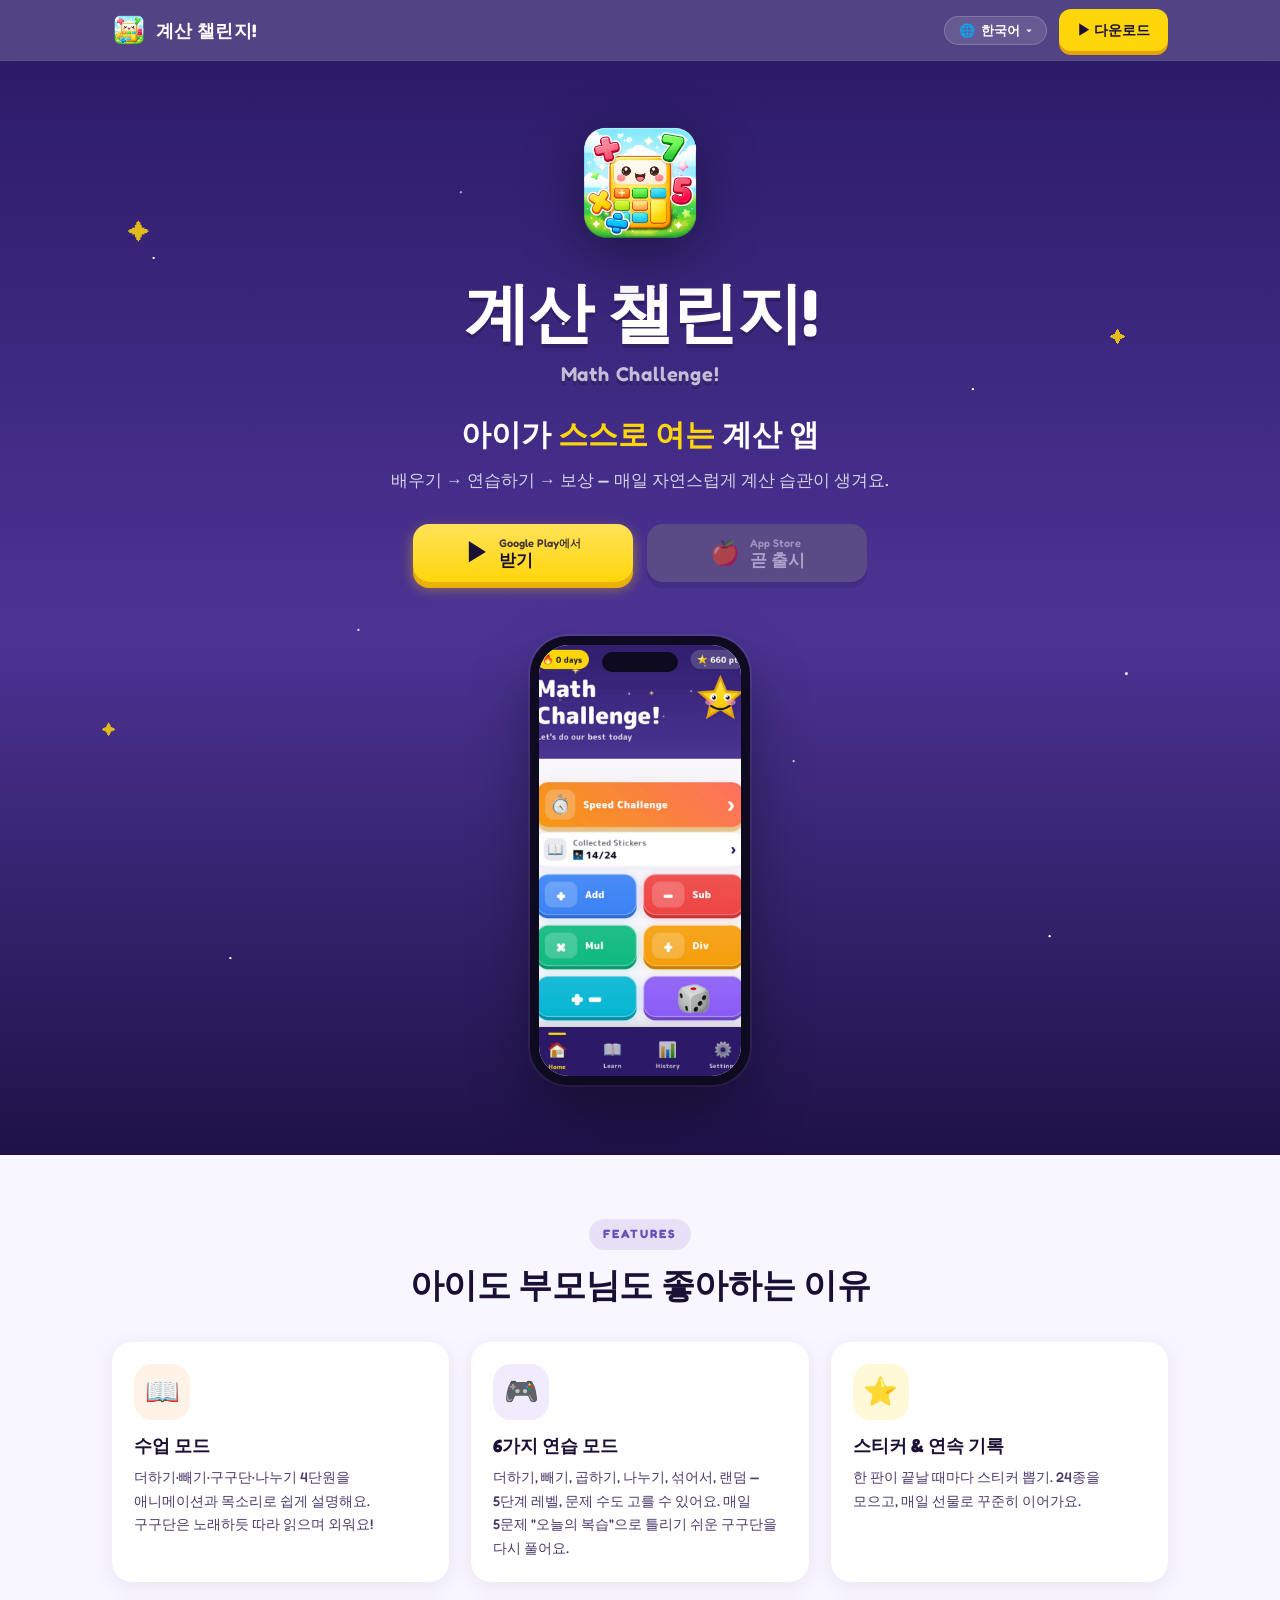
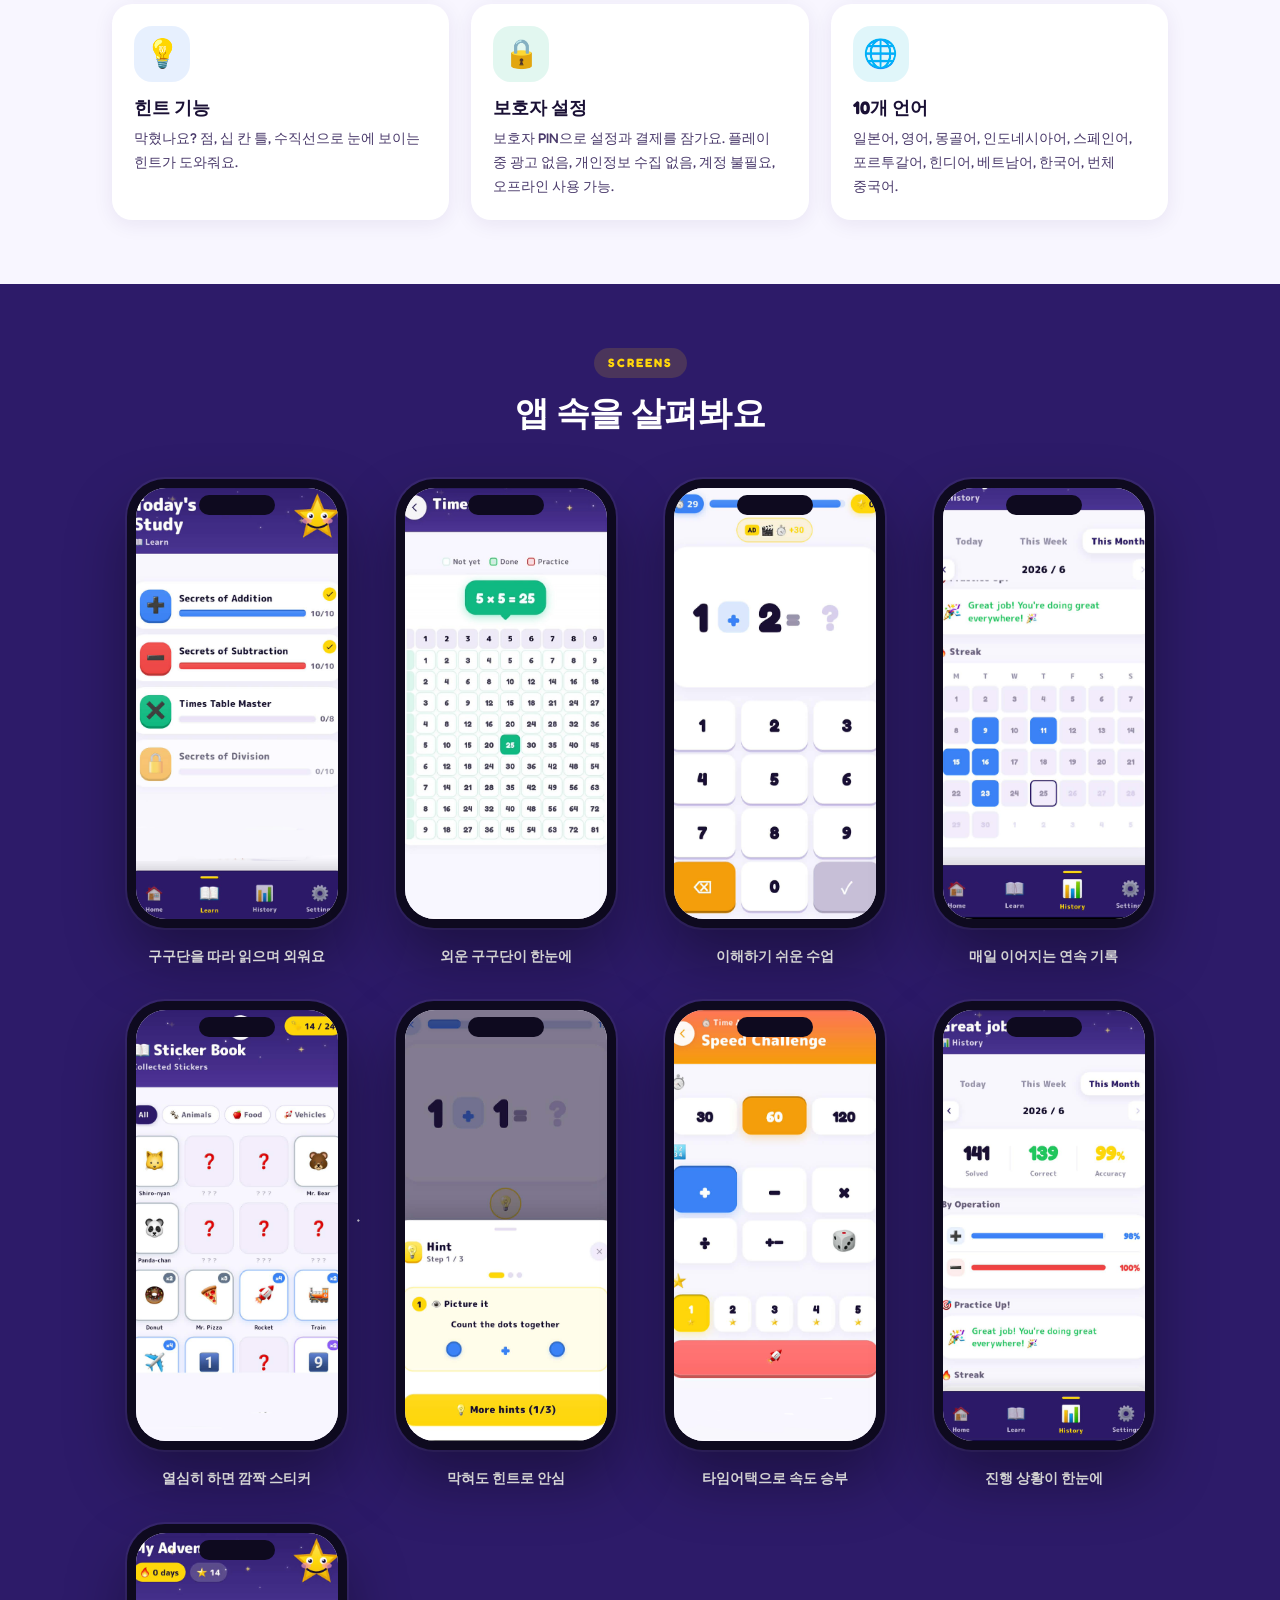
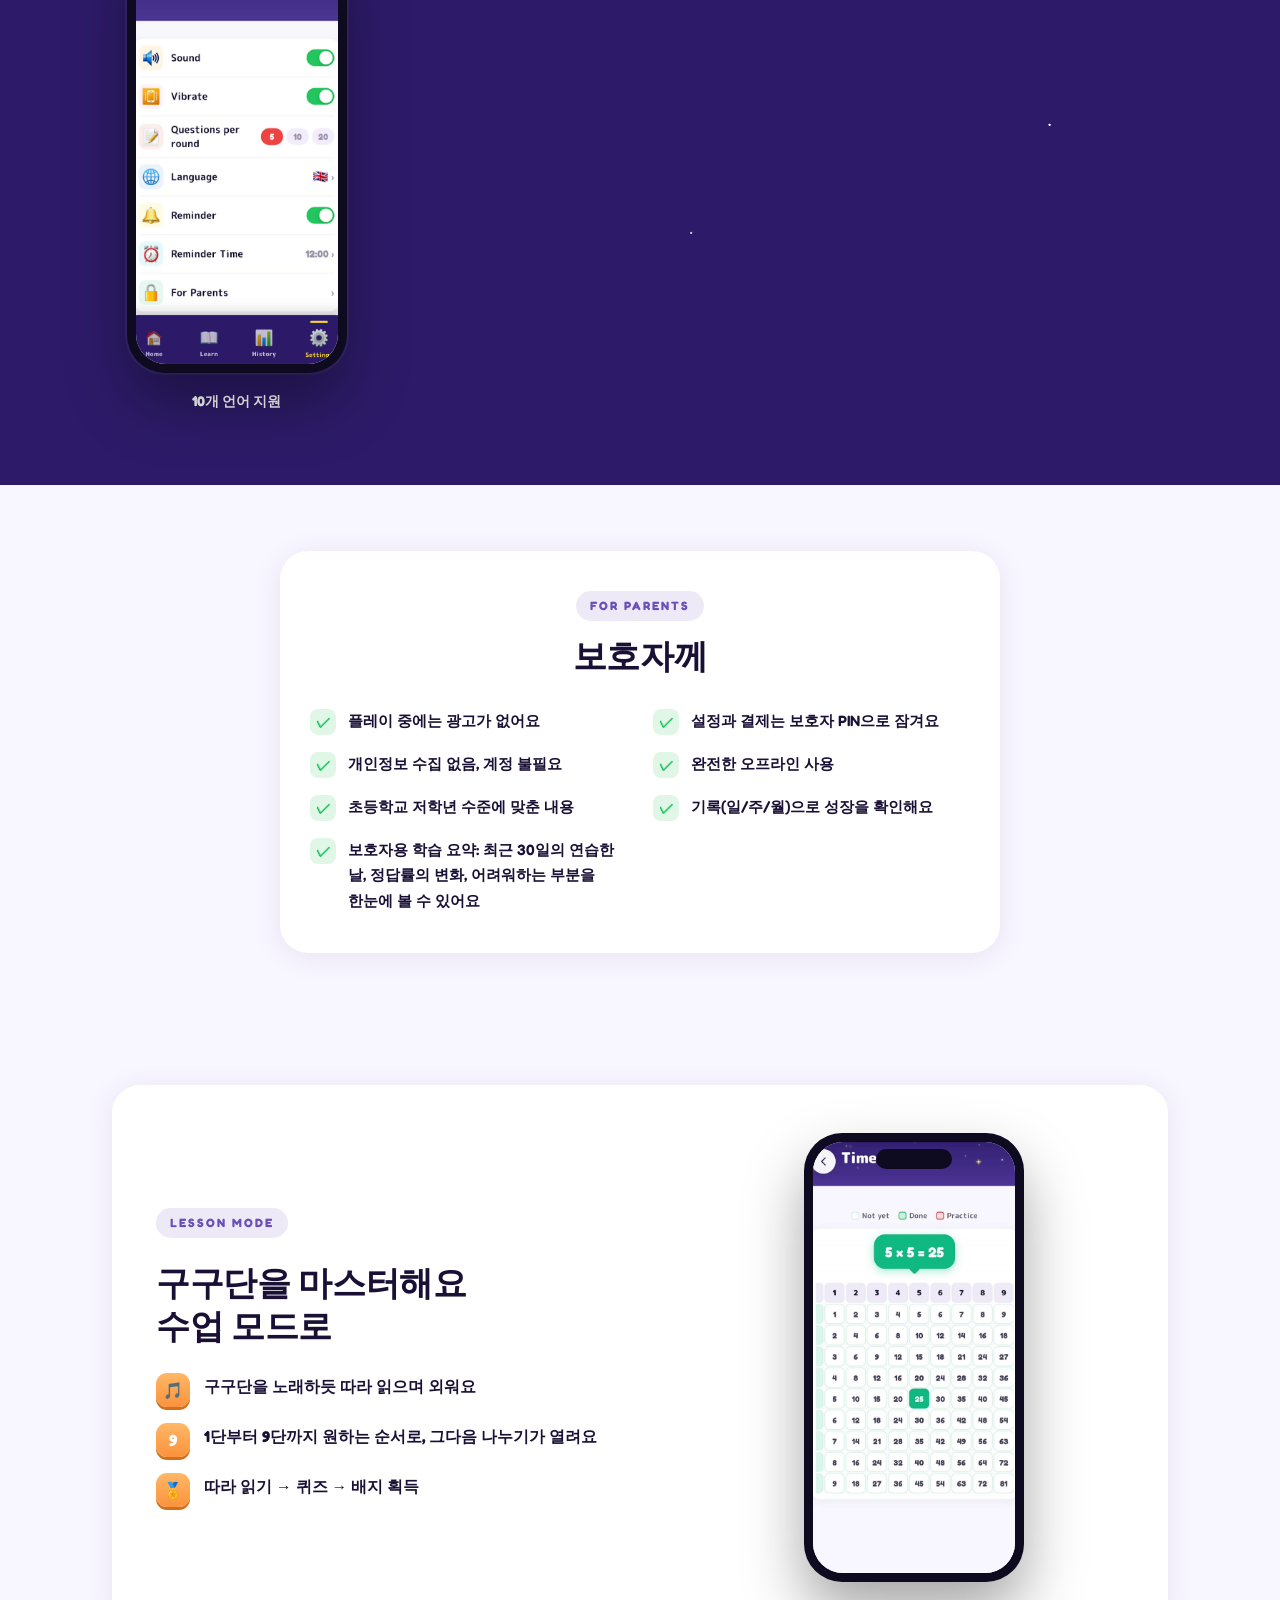
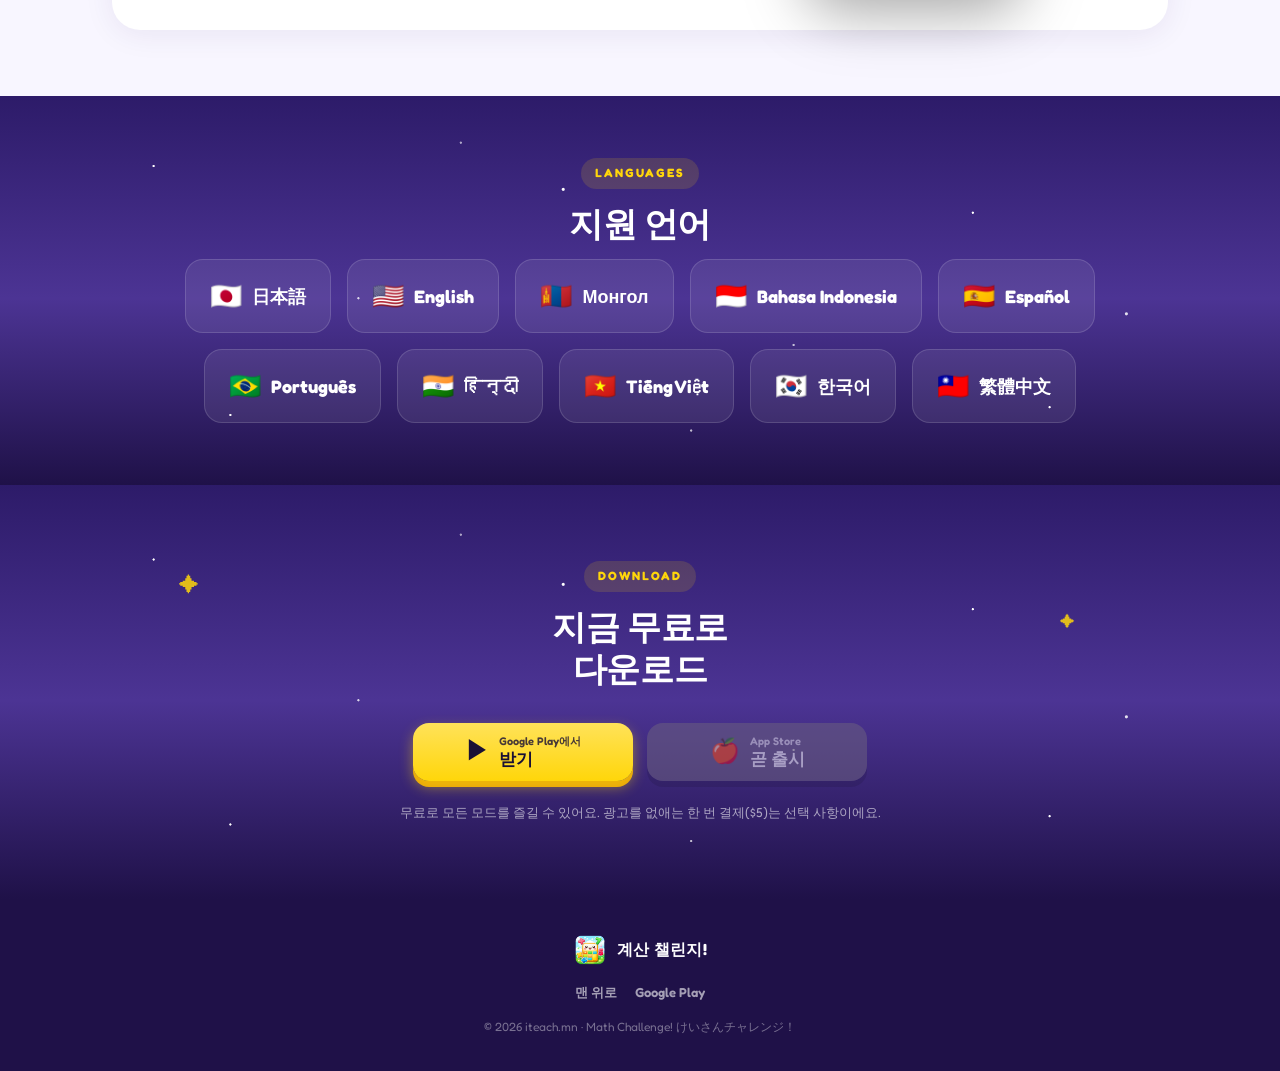
<file: math-challenge/ko/index.html>
<!doctype html>
<html lang="ko">
<head>
<meta charset="utf-8" />
<meta name="viewport" content="width=device-width, initial-scale=1" />
<title>계산 챌린지! — 아이가 스스로 여는 계산 앱</title>
<meta name="description" content="계산 챌린지!는 5~9세를 위한 계산 연습 앱이에요. 더하기·빼기·구구단·나누기를 수업과 게임으로 배워요. 플레이 중 광고 없음, 가입 없음, 오프라인 사용 가능. 10개 언어." />
<meta name="robots" content="index, follow" />
<meta name="theme-color" content="#2D1B69" />
<meta name="author" content="iteach.mn" />

<!-- Canonical & language alternates -->
<link rel="canonical" href="https://iteachmn.github.io/math-challenge/ko/" />
<link rel="alternate" hreflang="ja" href="https://iteachmn.github.io/math-challenge/ja/" />
<link rel="alternate" hreflang="en" href="https://iteachmn.github.io/math-challenge/" />
<link rel="alternate" hreflang="mn" href="https://iteachmn.github.io/math-challenge/mn/" />
<link rel="alternate" hreflang="id" href="https://iteachmn.github.io/math-challenge/id/" />
<link rel="alternate" hreflang="es" href="https://iteachmn.github.io/math-challenge/es/" />
<link rel="alternate" hreflang="pt" href="https://iteachmn.github.io/math-challenge/pt/" />
<link rel="alternate" hreflang="hi" href="https://iteachmn.github.io/math-challenge/hi/" />
<link rel="alternate" hreflang="vi" href="https://iteachmn.github.io/math-challenge/vi/" />
<link rel="alternate" hreflang="ko" href="https://iteachmn.github.io/math-challenge/ko/" />
<link rel="alternate" hreflang="zh-Hant" href="https://iteachmn.github.io/math-challenge/zh-hant/" />
<link rel="alternate" hreflang="x-default" href="https://iteachmn.github.io/math-challenge/" />

<!-- OGP / Twitter Card -->
<meta property="og:type" content="website" />
<meta property="og:site_name" content="계산 챌린지!" />
<meta property="og:locale" content="ko_KR" />
<meta property="og:locale:alternate" content="ja_JP" />
<meta property="og:locale:alternate" content="en_US" />
<meta property="og:locale:alternate" content="mn_MN" />
<meta property="og:locale:alternate" content="id_ID" />
<meta property="og:locale:alternate" content="es_ES" />
<meta property="og:locale:alternate" content="pt_BR" />
<meta property="og:locale:alternate" content="hi_IN" />
<meta property="og:locale:alternate" content="vi_VN" />
<meta property="og:locale:alternate" content="zh_TW" />
<meta property="og:url" content="https://iteachmn.github.io/math-challenge/ko/" />
<meta property="og:title" content="계산 챌린지! — 아이가 스스로 여는 계산 앱" />
<meta property="og:description" content="배우기 → 연습하기 → 보상. 더하기·빼기·구구단·나누기를 수업과 게임으로. 플레이 중 광고 없음, 가입 없음, 오프라인 사용 가능." />
<meta property="og:image" content="https://iteachmn.github.io/math-challenge/assets/ogp.png" />
<meta property="og:image:width" content="1200" />
<meta property="og:image:height" content="630" />
<meta property="og:image:alt" content="Math Challenge! / けいさんチャレンジ！" />
<meta name="twitter:card" content="summary_large_image" />
<meta name="twitter:title" content="계산 챌린지!" />
<meta name="twitter:description" content="아이가 스스로 여는 계산 앱. 더하기·빼기·구구단·나누기를 즐겁게 연습해요." />
<meta name="twitter:image" content="https://iteachmn.github.io/math-challenge/assets/ogp.png" />
<meta name="twitter:image:alt" content="Math Challenge! / けいさんチャレンジ！" />

<!-- Structured data (JSON-LD) -->
<script type="application/ld+json">
{
  "@context": "https://schema.org",
  "@type": "MobileApplication",
  "name": "계산 챌린지!",
  "alternateName": "Math Challenge!",
  "operatingSystem": "Android",
  "applicationCategory": "EducationalApplication",
  "applicationSubCategory": "Mathematics",
  "contentRating": "Everyone",
  "softwareVersion": "2.8.8",
  "datePublished": "2026-10-28",
  "featureList": "Lesson mode (addition, subtraction, times tables, division), 6 practice modes, time attack, visual hints, sticker collection, daily streaks, daily times-table review, parent learning summary, progress history, offline play",
  "inLanguage": ["ko", "ja", "en", "mn", "id", "es", "pt", "hi", "vi", "zh-Hant"],
  "description": "5~9세를 위한 계산 연습 앱. 더하기, 빼기, 구구단, 나누기를 애니메이션 수업과 게임으로 배워요. 플레이 중 광고 없음, 가입 없음, 오프라인 사용 가능.",
  "image": "https://iteachmn.github.io/math-challenge/assets/app_icon.png",
  "screenshot": [
    "https://iteachmn.github.io/math-challenge/images/home.png",
    "https://iteachmn.github.io/math-challenge/images/study.png",
    "https://iteachmn.github.io/math-challenge/images/times_table.jpg",
    "https://iteachmn.github.io/math-challenge/images/challange.png",
    "https://iteachmn.github.io/math-challenge/images/history_1.png"
  ],
  "publisher": { "@type": "Organization", "name": "iteach.mn", "url": "https://iteach.mn" },
  "url": "https://iteachmn.github.io/math-challenge/ko/",
  "downloadUrl": "https://play.google.com/store/apps/details?id=mn.iteach.math_challenge",
  "offers": { "@type": "Offer", "price": "0", "priceCurrency": "KRW" },
  "author": { "@type": "Organization", "name": "iteach.mn", "url": "https://iteach.mn" }
}
</script>

<link rel="preconnect" href="https://fonts.googleapis.com">
<link rel="preconnect" href="https://fonts.gstatic.com" crossorigin>
<link href="https://fonts.googleapis.com/css2?family=Fredoka:wght@500;600;700;900&family=M+PLUS+Rounded+1c:wght@400;500;700;800;900&display=swap" rel="stylesheet">
<link rel="preload" as="image" href="../images/home.png" fetchpriority="high" />
<link rel="stylesheet" href="../styles.css" />
<link rel="icon" href="../assets/app_icon.png" />
</head>
<body>

<!-- ============ Header ============ -->
<header class="site-header">
  <div class="wrap">
    <a class="brand-mini" href="#top">
      <img src="../assets/app_icon.png" alt="계산 챌린지!" />
      <b>계산 챌린지!</b>
    </a>
    <div class="header-spacer"></div>
    <details class="lang-menu">
      <summary aria-label="언어 선택">🌐 <span class="lang-cur">한국어</span></summary>
      <div class="lang-menu-list" role="navigation" aria-label="언어 선택">
        <a href="../ja/">日本語</a>
        <a href="../">English</a>
        <a href="../mn/">Монгол</a>
        <a href="../id/">Bahasa Indonesia</a>
        <a href="../es/">Español</a>
        <a href="../pt/">Português</a>
        <a href="../hi/">हिन्दी</a>
        <a href="../vi/">Tiếng Việt</a>
        <a href="./" aria-current="page">한국어</a>
        <a href="../zh-hant/">繁體中文</a>
      </div>
    </details>
    <a class="header-cta" href="https://play.google.com/store/apps/details?id=mn.iteach.math_challenge&referrer=utm_source%3Dlp_ko%26utm_medium%3Dweb%26utm_campaign%3Dlanding">▶ 다운로드</a>
  </div>
</header>

<!-- ============ Section 1 — Hero ============ -->
<section class="night hero on-dark" id="top">
  <div class="stars"></div>
  <span class="star-deco font-display" style="top:14%; left:10%; font-size:22px;">✦</span>
  <span class="star-deco font-display" style="top:24%; right:12%; font-size:16px; animation-delay:1.1s;">✦</span>
  <span class="star-deco font-display" style="top:60%; left:8%; font-size:14px; animation-delay:2s;">✦</span>
  <div class="wrap">
    <img class="hero-icon" src="../assets/app_icon.png" alt="계산 챌린지! 앱 아이콘" />
    <h1 class="hero-name font-display">계산 챌린지!<span class="en">Math Challenge!</span></h1>
    <p class="hero-catch">아이가 <span class="pop">스스로 여는</span> 계산 앱</p>
    <p class="hero-sub">
      배우기 → 연습하기 → 보상 — 매일 자연스럽게 계산 습관이 생겨요.
    </p>
    <div class="cta-row">
      <a class="btn btn-play" href="https://play.google.com/store/apps/details?id=mn.iteach.math_challenge&referrer=utm_source%3Dlp_ko%26utm_medium%3Dweb%26utm_campaign%3Dlanding">
        <span class="btn-ico">▶</span>
        <span class="btn-label"><small>Google Play에서</small>받기</span>
      </a>
      <span class="btn btn-store" role="button" aria-disabled="true">
        <span class="btn-ico">🍎</span>
        <span class="btn-label"><small>App Store</small>곧 출시</span>
      </span>
    </div>

    <div class="hero-shot">
      <div class="phone phone-lg">
        <div class="phone-screen">
          <img class="shot-img" fetchpriority="high" decoding="async" src="../images/home.png" alt="계산 챌린지! 홈 화면" />
        </div>
      </div>
    </div>
  </div>
</section>

<!-- ============ Section 2 — Features ============ -->
<section class="features">
  <div class="wrap">
    <div class="sec-head">
      <span class="sec-kicker">Features</span>
      <h2 class="sec-title">아이도 부모님도 좋아하는 이유</h2>
    </div>
    <div class="feat-grid">
      <article class="card feat-card">
        <div class="feat-badge" style="background:rgba(251,146,60,0.12); color:#FB923C;">📖</div>
        <h3>수업 모드</h3>
        <p>더하기·빼기·구구단·나누기 4단원을 애니메이션과 목소리로 쉽게 설명해요. 구구단은 노래하듯 따라 읽으며 외워요!</p>
      </article>
      <article class="card feat-card">
        <div class="feat-badge" style="background:rgba(139,92,246,0.12); color:#8B5CF6;">🎮</div>
        <h3>6가지 연습 모드</h3>
        <p>더하기, 빼기, 곱하기, 나누기, 섞어서, 랜덤 — 5단계 레벨, 문제 수도 고를 수 있어요. 매일 5문제 "오늘의 복습"으로 틀리기 쉬운 구구단을 다시 풀어요.</p>
      </article>
      <article class="card feat-card">
        <div class="feat-badge" style="background:rgba(255,214,10,0.16); color:#E5A20A;">⭐</div>
        <h3>스티커 &amp; 연속 기록</h3>
        <p>한 판이 끝날 때마다 스티커 뽑기. 24종을 모으고, 매일 선물로 꾸준히 이어가요.</p>
      </article>
      <article class="card feat-card">
        <div class="feat-badge" style="background:rgba(59,130,246,0.12); color:#3B82F6;">💡</div>
        <h3>힌트 기능</h3>
        <p>막혔나요? 점, 십 칸 틀, 수직선으로 눈에 보이는 힌트가 도와줘요.</p>
      </article>
      <article class="card feat-card">
        <div class="feat-badge" style="background:rgba(16,185,129,0.12); color:#10B981;">🔒</div>
        <h3>보호자 설정</h3>
        <p>보호자 PIN으로 설정과 결제를 잠가요. 플레이 중 광고 없음, 개인정보 수집 없음, 계정 불필요, 오프라인 사용 가능.</p>
      </article>
      <article class="card feat-card">
        <div class="feat-badge" style="background:rgba(6,182,212,0.12); color:#06B6D4;">🌐</div>
        <h3>10개 언어</h3>
        <p>일본어, 영어, 몽골어, 인도네시아어, 스페인어, 포르투갈어, 힌디어, 베트남어, 한국어, 번체 중국어.</p>
      </article>
    </div>
  </div>
</section>

<!-- ============ Section 3 — Screenshots ============ -->
<section class="shots night on-dark">
  <div class="stars"></div>
  <div class="wrap">
    <div class="sec-head">
      <span class="sec-kicker">Screens</span>
      <h2 class="sec-title" style="color:#fff;">앱 속을 살펴봐요</h2>
    </div>
  </div>
  <div class="wrap">
    <div class="shots-scroll">
      <div class="shot-item">
        <div class="phone"><div class="phone-screen">
          <img class="shot-img" src="../images/study.png" alt="수업 모드 — 학습 메뉴" loading="lazy" />
        </div></div>
        <p class="shot-cap">구구단을 따라 읽으며 외워요</p>
      </div>

      <!-- Shot: times table chart -->
      <div class="shot-item">
        <div class="phone"><div class="phone-screen">
          <img class="shot-img" src="../images/times_table.jpg" alt="구구단 표 — 외운 단을 한눈에" loading="lazy" />
        </div></div>
        <p class="shot-cap">외운 구구단이 한눈에</p>
      </div>

      <div class="shot-item">
        <div class="phone"><div class="phone-screen">
          <img class="shot-img" src="../images/lesson.png" alt="연습 문제를 푸는 화면" loading="lazy" />
        </div></div>
        <p class="shot-cap">이해하기 쉬운 수업</p>
      </div>

      <div class="shot-item">
        <div class="phone"><div class="phone-screen">
          <img class="shot-img" src="../images/history_2.png" alt="연속 기록 달력" loading="lazy" />
        </div></div>
        <p class="shot-cap">매일 이어지는 연속 기록</p>
      </div>

      <div class="shot-item">
        <div class="phone"><div class="phone-screen">
          <img class="shot-img" src="../images/book.png" alt="모은 스티커 도감" loading="lazy" />
        </div></div>
        <p class="shot-cap">열심히 하면 깜짝 스티커</p>
      </div>

      <div class="shot-item">
        <div class="phone"><div class="phone-screen">
          <img class="shot-img" src="../images/hint_1.png" alt="단계별 힌트" loading="lazy" />
        </div></div>
        <p class="shot-cap">막혀도 힌트로 안심</p>
      </div>

      <div class="shot-item">
        <div class="phone"><div class="phone-screen">
          <img class="shot-img" src="../images/challange.png" alt="타임어택 속도 도전" loading="lazy" />
        </div></div>
        <p class="shot-cap">타임어택으로 속도 승부</p>
      </div>

      <div class="shot-item">
        <div class="phone"><div class="phone-screen">
          <img class="shot-img" src="../images/history_1.png" alt="학습 기록과 정답률" loading="lazy" />
        </div></div>
        <p class="shot-cap">진행 상황이 한눈에</p>
      </div>

      <div class="shot-item">
        <div class="phone"><div class="phone-screen">
          <img class="shot-img" src="../images/setting.png" alt="설정과 보호자 메뉴" loading="lazy" />
        </div></div>
        <p class="shot-cap">10개 언어 지원</p>
      </div>
    </div>
  </div>
</section>

<!-- ============ Section 4 — Parents ============ -->
<section class="parents">
  <div class="wrap">
    <div class="parents-inner">
      <div class="sec-head" style="margin-bottom:6px;">
        <span class="sec-kicker">For Parents</span>
        <h2 class="sec-title">보호자께</h2>
      </div>
      <ul class="check-list">
        <li><span class="ck">✓</span><span>플레이 중에는 광고가 없어요</span></li>
        <li><span class="ck">✓</span><span>설정과 결제는 보호자 PIN으로 잠겨요</span></li>
        <li><span class="ck">✓</span><span>개인정보 수집 없음, 계정 불필요</span></li>
        <li><span class="ck">✓</span><span>완전한 오프라인 사용</span></li>
        <li><span class="ck">✓</span><span>초등학교 저학년 수준에 맞춘 내용</span></li>
        <li><span class="ck">✓</span><span>기록(일/주/월)으로 성장을 확인해요</span></li>
        <li><span class="ck">✓</span><span>보호자용 학습 요약: 최근 30일의 연습한 날, 정답률의 변화, 어려워하는 부분을 한눈에 볼 수 있어요</span></li>
      </ul>
    </div>
  </div>
</section>

<!-- ============ Section 5 — Lesson mode ============ -->
<section class="lesson">
  <div class="wrap">
    <div class="lesson-inner">
      <div>
        <span class="sec-kicker">Lesson Mode</span>
        <h2 class="sec-title" style="text-align:left; margin-top:10px;">구구단을 마스터해요<br>수업 모드로</h2>
        <ul class="lesson-list">
          <li><span class="lesson-num">🎵</span><span><b>구구단을 노래하듯 따라 읽으며 외워요</b></span></li>
          <li><span class="lesson-num">9</span><span><b>1단부터 9단까지 원하는 순서로, 그다음 나누기가 열려요</b></span></li>
          <li><span class="lesson-num">🏅</span><span><b>따라 읽기 → 퀴즈 → 배지 획득</b></span></li>
        </ul>
      </div>
      <div class="lesson-shot">
        <div class="phone"><div class="phone-screen">
          <img class="shot-img" src="../images/times_table.jpg" alt="외운 단과 연습 중인 단을 보여주는 구구단 표" loading="lazy" />
        </div></div>
      </div>
    </div>
  </div>
</section>

<!-- ============ Section 6 — Languages ============ -->
<section class="langs night on-dark">
  <div class="stars"></div>
  <div class="wrap">
    <div class="sec-head" style="margin-bottom:14px;">
      <span class="sec-kicker">Languages</span>
      <h2 class="sec-title" style="color:#fff;">지원 언어</h2>
    </div>
    <div class="lang-flags">
      <div class="lang-pill"><span class="flag">🇯🇵</span> 日本語</div>
      <div class="lang-pill"><span class="flag">🇺🇸</span> English</div>
      <div class="lang-pill"><span class="flag">🇲🇳</span> Монгол</div>
      <div class="lang-pill"><span class="flag">🇮🇩</span> Bahasa Indonesia</div>
      <div class="lang-pill"><span class="flag">🇪🇸</span> Español</div>
      <div class="lang-pill"><span class="flag">🇧🇷</span> Português</div>
      <div class="lang-pill"><span class="flag">🇮🇳</span> हिन्दी</div>
      <div class="lang-pill"><span class="flag">🇻🇳</span> Tiếng Việt</div>
      <div class="lang-pill"><span class="flag">🇰🇷</span> 한국어</div>
      <div class="lang-pill"><span class="flag">🇹🇼</span> 繁體中文</div>
    </div>
  </div>
</section>

<!-- ============ Section 7 — Download CTA ============ -->
<section class="download night on-dark">
  <div class="stars"></div>
  <span class="star-deco font-display" style="top:20%; left:14%; font-size:20px;">✦</span>
  <span class="star-deco font-display" style="top:30%; right:16%; font-size:15px; animation-delay:1.3s;">✦</span>
  <div class="wrap">
    <div class="sec-head" style="margin-bottom:0;">
      <span class="sec-kicker">Download</span>
      <h2 class="sec-title">지금 무료로<br>다운로드</h2>
    </div>
    <div class="cta-row">
      <a class="btn btn-play" href="https://play.google.com/store/apps/details?id=mn.iteach.math_challenge&referrer=utm_source%3Dlp_ko%26utm_medium%3Dweb%26utm_campaign%3Dlanding">
        <span class="btn-ico">▶</span>
        <span class="btn-label"><small>Google Play에서</small>받기</span>
      </a>
      <span class="btn btn-store" role="button" aria-disabled="true">
        <span class="btn-ico">🍎</span>
        <span class="btn-label"><small>App Store</small>곧 출시</span>
      </span>
    </div>
    <p class="download-note">무료로 모든 모드를 즐길 수 있어요. 광고를 없애는 한 번 결제($5)는 선택 사항이에요.</p>
  </div>
</section>

<!-- ============ Footer ============ -->
<footer class="site-footer">
  <div class="wrap">
    <div class="brand-mini">
      <img src="../assets/app_icon.png" alt="" />
      <b style="color:#fff;">계산 챌린지!</b>
    </div>
    <nav class="foot-links">
      <a href="#top">맨 위로</a>
      <a href="https://play.google.com/store/apps/details?id=mn.iteach.math_challenge&referrer=utm_source%3Dlp_ko%26utm_medium%3Dweb%26utm_campaign%3Dlanding">Google Play</a>
    </nav>
    <p class="foot-copy">© 2026 iteach.mn · Math Challenge! けいさんチャレンジ！</p>
  </div>
</footer>

</body>
</html>
</file>
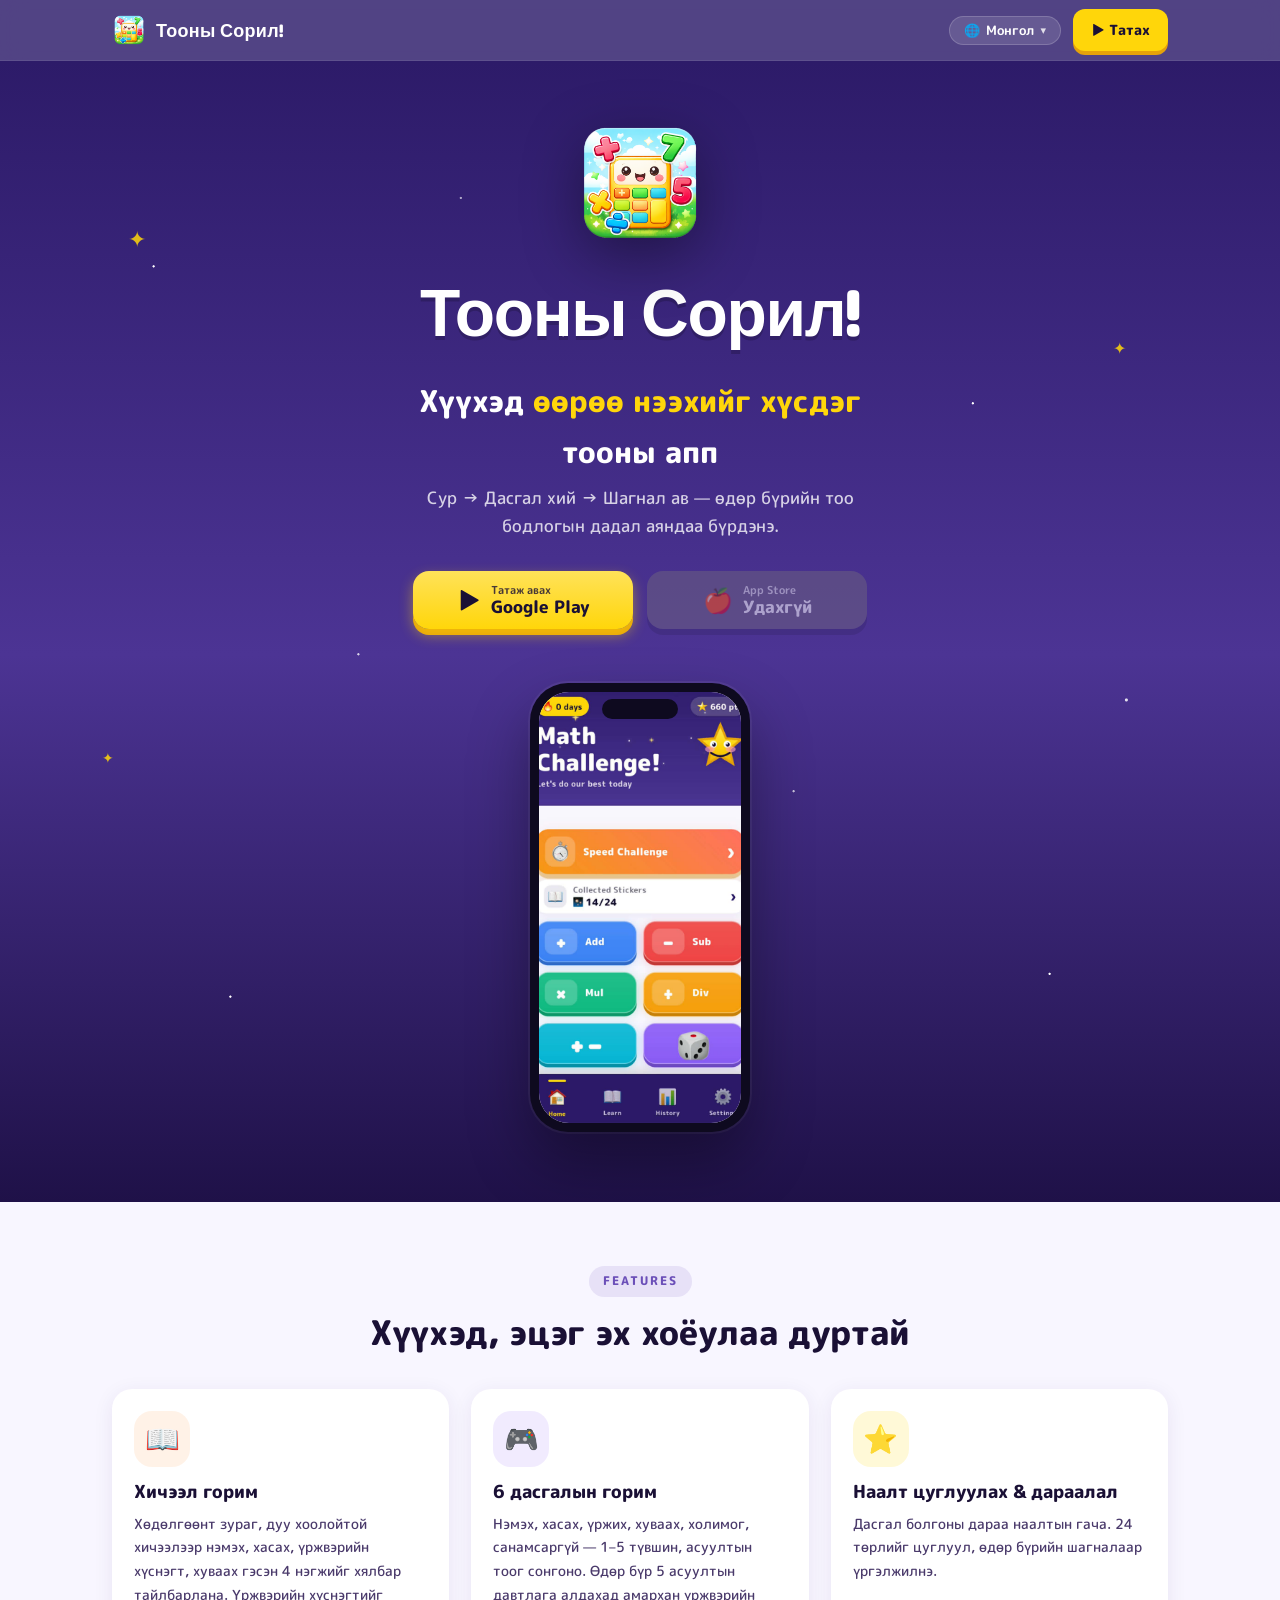
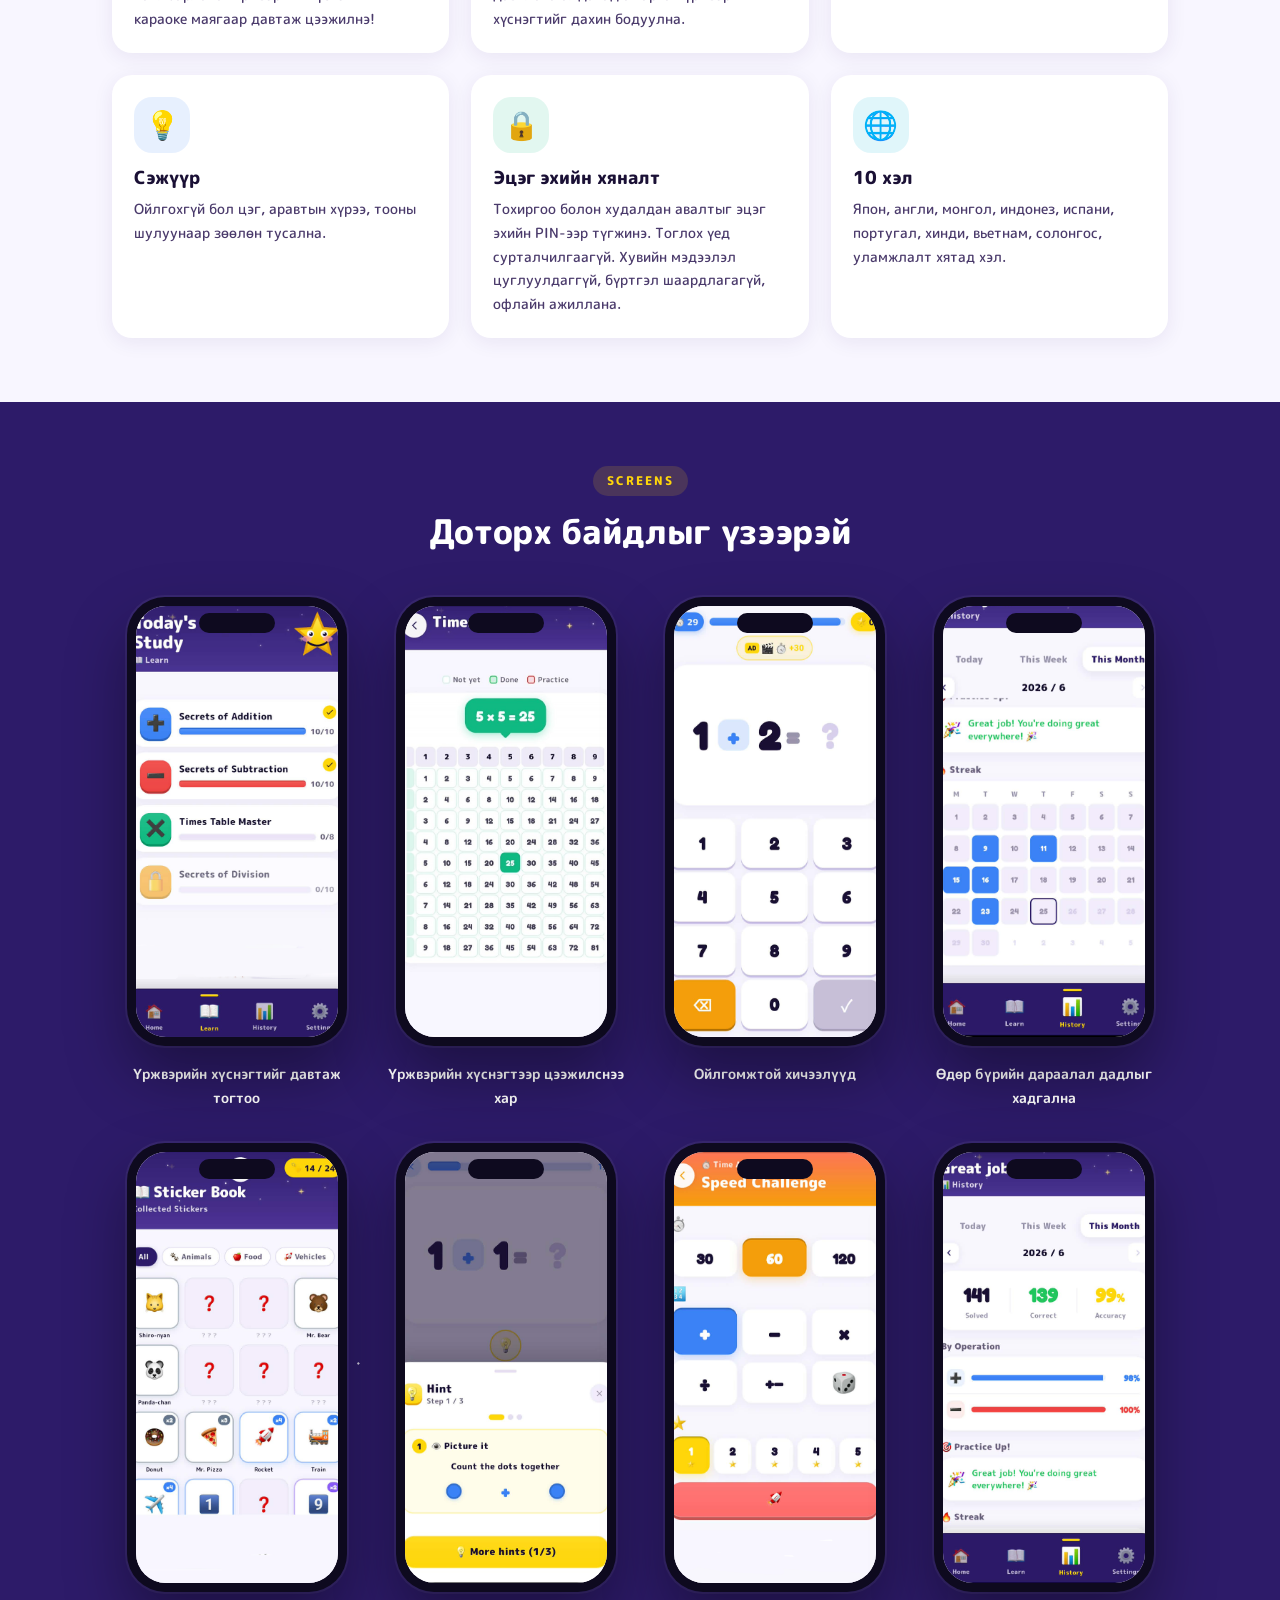
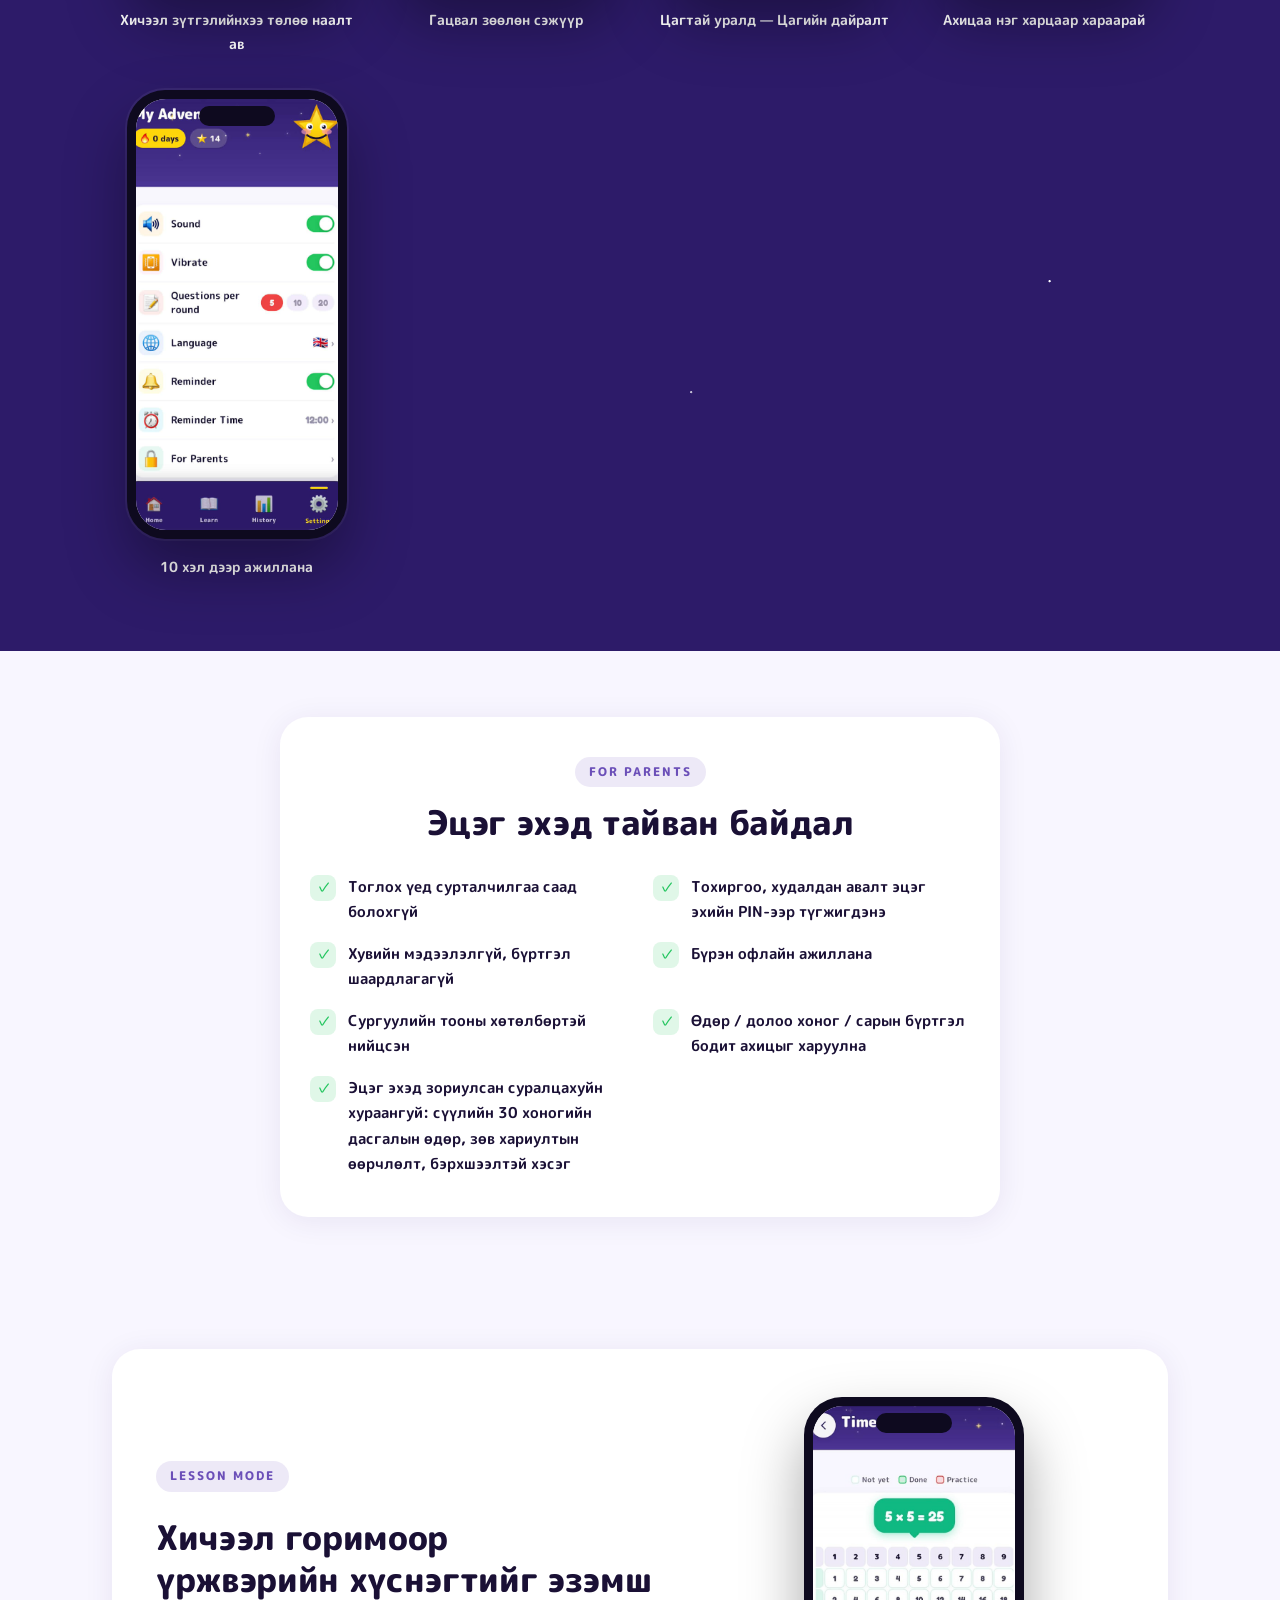
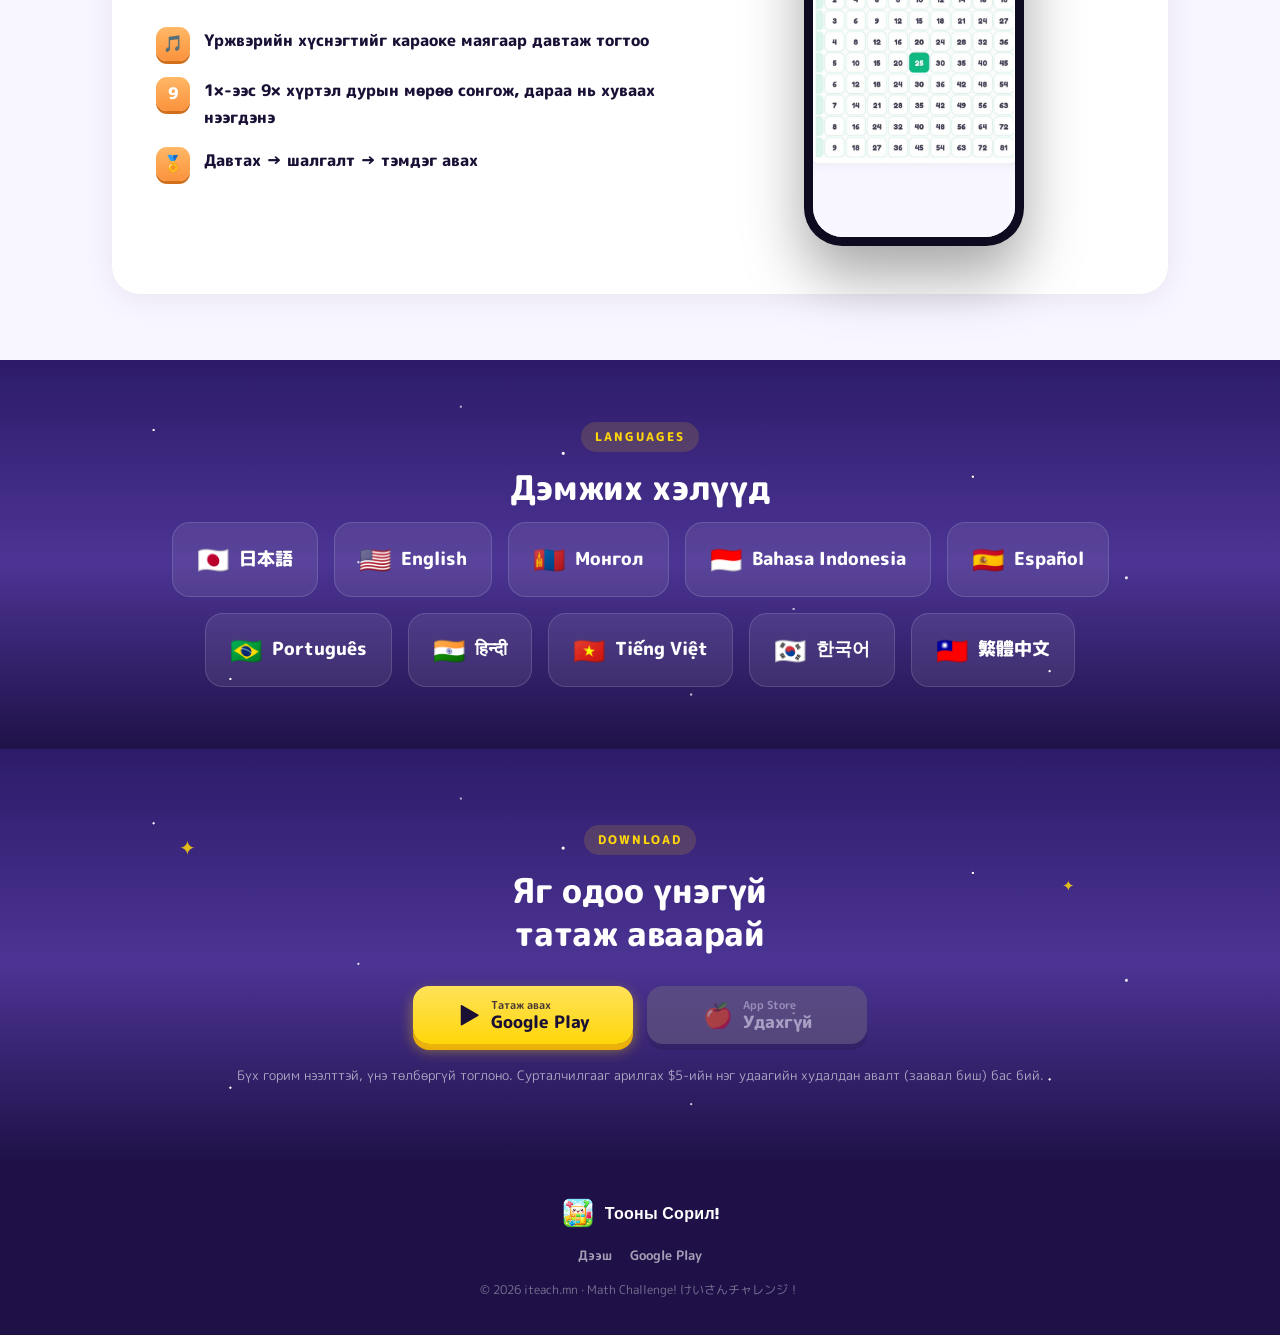
<file: math-challenge/mn/index.html>
<!doctype html>
<html lang="mn">
<head>
<meta charset="utf-8" />
<meta name="viewport" content="width=device-width, initial-scale=1" />
<title>Тооны Сорил! — Хүүхэд өөрөө нээхийг хүсдэг тооны апп</title>
<meta name="description" content="5–9 насны хүүхдэд зориулсан тоо бодлогын дасгалын апп. Нэмэх, хасах, үржвэрийн хүснэгт, хуваахыг хичээл, тоглоомоор сурна. Тоглох үед сурталчилгаагүй, бүртгэлгүй, офлайн. 10 хэл." />
<meta name="robots" content="index, follow" />
<meta name="theme-color" content="#2D1B69" />
<meta name="author" content="iteach.mn" />

<!-- Canonical & language alternates -->
<link rel="canonical" href="https://iteachmn.github.io/math-challenge/mn/" />
<link rel="alternate" hreflang="ja" href="https://iteachmn.github.io/math-challenge/ja/" />
<link rel="alternate" hreflang="en" href="https://iteachmn.github.io/math-challenge/" />
<link rel="alternate" hreflang="mn" href="https://iteachmn.github.io/math-challenge/mn/" />
<link rel="alternate" hreflang="id" href="https://iteachmn.github.io/math-challenge/id/" />
<link rel="alternate" hreflang="es" href="https://iteachmn.github.io/math-challenge/es/" />
<link rel="alternate" hreflang="pt" href="https://iteachmn.github.io/math-challenge/pt/" />
<link rel="alternate" hreflang="hi" href="https://iteachmn.github.io/math-challenge/hi/" />
<link rel="alternate" hreflang="vi" href="https://iteachmn.github.io/math-challenge/vi/" />
<link rel="alternate" hreflang="ko" href="https://iteachmn.github.io/math-challenge/ko/" />
<link rel="alternate" hreflang="zh-Hant" href="https://iteachmn.github.io/math-challenge/zh-hant/" />
<link rel="alternate" hreflang="x-default" href="https://iteachmn.github.io/math-challenge/" />

<!-- OGP / Twitter Card -->
<meta property="og:type" content="website" />
<meta property="og:site_name" content="Тооны Сорил!" />
<meta property="og:locale" content="mn_MN" />
<meta property="og:locale:alternate" content="ja_JP" />
<meta property="og:locale:alternate" content="en_US" />
<meta property="og:locale:alternate" content="id_ID" />
<meta property="og:locale:alternate" content="es_ES" />
<meta property="og:locale:alternate" content="pt_BR" />
<meta property="og:locale:alternate" content="hi_IN" />
<meta property="og:locale:alternate" content="vi_VN" />
<meta property="og:locale:alternate" content="ko_KR" />
<meta property="og:locale:alternate" content="zh_TW" />
<meta property="og:url" content="https://iteachmn.github.io/math-challenge/mn/" />
<meta property="og:title" content="Тооны Сорил! — Хүүхэд өөрөө нээхийг хүсдэг тооны апп" />
<meta property="og:description" content="Сур → Дасгал хий → Шагнал ав. Нэмэх, хасах, үржвэрийн хүснэгт, хуваахыг хичээл, тоглоомоор. Тоглох үед сурталчилгаагүй, бүртгэлгүй, офлайн ажиллана." />
<meta property="og:image" content="https://iteachmn.github.io/math-challenge/assets/ogp.png" />
<meta property="og:image:width" content="1200" />
<meta property="og:image:height" content="630" />
<meta property="og:image:alt" content="Math Challenge! / けいさんチャレンジ！" />
<meta name="twitter:card" content="summary_large_image" />
<meta name="twitter:title" content="Тооны Сорил!" />
<meta name="twitter:description" content="Хүүхэд өөрөө нээхийг хүсдэг тооны апп. Нэмэх, хасах, үржвэрийн хүснэгт, хуваахыг хөгжилтэй сурна." />
<meta name="twitter:image" content="https://iteachmn.github.io/math-challenge/assets/ogp.png" />
<meta name="twitter:image:alt" content="Math Challenge! / けいさんチャレンジ！" />

<!-- Structured data (JSON-LD) -->
<script type="application/ld+json">
{
  "@context": "https://schema.org",
  "@type": "MobileApplication",
  "name": "Тооны Сорил!",
  "alternateName": "Math Challenge!",
  "operatingSystem": "Android",
  "applicationCategory": "EducationalApplication",
  "applicationSubCategory": "Mathematics",
  "contentRating": "Everyone",
  "softwareVersion": "2.8.8",
  "datePublished": "2026-10-28",
  "featureList": "Lesson mode (addition, subtraction, times tables, division), 6 practice modes, time attack, visual hints, sticker collection, daily streaks, daily times-table review, parent learning summary, progress history, offline play",
  "inLanguage": ["mn", "ja", "en", "id", "es", "pt", "hi", "vi", "ko", "zh-Hant"],
  "description": "5–9 насны хүүхдэд зориулсан тоо бодлогын дасгалын апп. Нэмэх, хасах, үржвэрийн хүснэгт, хуваахыг хичээл болон тоглоомоор хөгжилтэй сурна. Тоглох үед сурталчилгаагүй, бүртгэлгүй, офлайн ажиллана.",
  "image": "https://iteachmn.github.io/math-challenge/assets/app_icon.png",
  "screenshot": [
    "https://iteachmn.github.io/math-challenge/images/home.png",
    "https://iteachmn.github.io/math-challenge/images/study.png",
    "https://iteachmn.github.io/math-challenge/images/times_table.jpg",
    "https://iteachmn.github.io/math-challenge/images/challange.png",
    "https://iteachmn.github.io/math-challenge/images/history_1.png"
  ],
  "publisher": { "@type": "Organization", "name": "iteach.mn", "url": "https://iteach.mn" },
  "url": "https://iteachmn.github.io/math-challenge/mn/",
  "downloadUrl": "https://play.google.com/store/apps/details?id=mn.iteach.math_challenge",
  "offers": { "@type": "Offer", "price": "0", "priceCurrency": "MNT" },
  "author": { "@type": "Organization", "name": "iteach.mn", "url": "https://iteach.mn" }
}
</script>

<link rel="preconnect" href="https://fonts.googleapis.com">
<link rel="preconnect" href="https://fonts.gstatic.com" crossorigin>
<link href="https://fonts.googleapis.com/css2?family=Fredoka:wght@500;600;700;900&family=M+PLUS+Rounded+1c:wght@400;500;700;800;900&display=swap" rel="stylesheet">
<link rel="preload" as="image" href="../images/home.png" fetchpriority="high" />
<link rel="stylesheet" href="../styles.css" />
<link rel="icon" href="../assets/app_icon.png" />
</head>
<body>

<!-- ============ Header ============ -->
<header class="site-header">
  <div class="wrap">
    <a class="brand-mini" href="#top">
      <img src="../assets/app_icon.png" alt="Тооны Сорил!" />
      <b>Тооны Сорил!</b>
    </a>
    <div class="header-spacer"></div>
    <details class="lang-menu">
      <summary aria-label="Хэл сонгох">🌐 <span class="lang-cur">Монгол</span></summary>
      <div class="lang-menu-list" role="navigation" aria-label="Хэл сонгох">
        <a href="../ja/">日本語</a>
        <a href="../">English</a>
        <a href="./" aria-current="page">Монгол</a>
        <a href="../id/">Bahasa Indonesia</a>
        <a href="../es/">Español</a>
        <a href="../pt/">Português</a>
        <a href="../hi/">हिन्दी</a>
        <a href="../vi/">Tiếng Việt</a>
        <a href="../ko/">한국어</a>
        <a href="../zh-hant/">繁體中文</a>
      </div>
    </details>
    <a class="header-cta" href="https://play.google.com/store/apps/details?id=mn.iteach.math_challenge&referrer=utm_source%3Dlp_mn%26utm_medium%3Dweb%26utm_campaign%3Dlanding">▶ Татах</a>
  </div>
</header>

<!-- ============ Section 1 — Hero ============ -->
<section class="night hero on-dark" id="top">
  <div class="stars"></div>
  <span class="star-deco font-display" style="top:14%; left:10%; font-size:22px;">✦</span>
  <span class="star-deco font-display" style="top:24%; right:12%; font-size:16px; animation-delay:1.1s;">✦</span>
  <span class="star-deco font-display" style="top:60%; left:8%; font-size:14px; animation-delay:2s;">✦</span>
  <div class="wrap">
    <img class="hero-icon" src="../assets/app_icon.png" alt="Тооны Сорил! аппын дүрс" />
    <h1 class="hero-name font-display">Тооны Сорил!</h1>
    <p class="hero-catch">Хүүхэд <span class="pop">өөрөө нээхийг хүсдэг</span> тооны апп</p>
    <p class="hero-sub">
      Сур → Дасгал хий → Шагнал ав — өдөр бүрийн тоо бодлогын дадал аяндаа бүрдэнэ.
    </p>
    <div class="cta-row">
      <a class="btn btn-play" href="https://play.google.com/store/apps/details?id=mn.iteach.math_challenge&referrer=utm_source%3Dlp_mn%26utm_medium%3Dweb%26utm_campaign%3Dlanding">
        <span class="btn-ico">▶</span>
        <span class="btn-label"><small>Татаж авах</small>Google Play</span>
      </a>
      <span class="btn btn-store" role="button" aria-disabled="true">
        <span class="btn-ico">🍎</span>
        <span class="btn-label"><small>App Store</small>Удахгүй</span>
      </span>
    </div>

    <div class="hero-shot">
      <!-- Phone mockup: Home screen mini-UI -->
      <div class="phone phone-lg">
        <div class="phone-screen">
          <img class="shot-img" fetchpriority="high" decoding="async" src="../images/home.png" alt="Math Challenge нүүр дэлгэц" />
        </div>
      </div>
    </div>
  </div>
</section>

<!-- ============ Section 2 — Features ============ -->
<section class="features">
  <div class="wrap">
    <div class="sec-head">
      <span class="sec-kicker">Features</span>
      <h2 class="sec-title">Хүүхэд, эцэг эх хоёулаа дуртай</h2>
    </div>
    <div class="feat-grid">
      <article class="card feat-card">
        <div class="feat-badge" style="background:rgba(251,146,60,0.12); color:#FB923C;">📖</div>
        <h3>Хичээл горим</h3>
        <p>Хөдөлгөөнт зураг, дуу хоолойтой хичээлээр нэмэх, хасах, үржвэрийн хүснэгт, хуваах гэсэн 4 нэгжийг хялбар тайлбарлана. Үржвэрийн хүснэгтийг караоке маягаар давтаж цээжилнэ!</p>
      </article>
      <article class="card feat-card">
        <div class="feat-badge" style="background:rgba(139,92,246,0.12); color:#8B5CF6;">🎮</div>
        <h3>6 дасгалын горим</h3>
        <p>Нэмэх, хасах, үржих, хуваах, холимог, санамсаргүй — 1–5 түвшин, асуултын тоог сонгоно. Өдөр бүр 5 асуултын давтлага алдахад амархан үржвэрийн хүснэгтийг дахин бодуулна.</p>
      </article>
      <article class="card feat-card">
        <div class="feat-badge" style="background:rgba(255,214,10,0.16); color:#E5A20A;">⭐</div>
        <h3>Наалт цуглуулах &amp; дараалал</h3>
        <p>Дасгал болгоны дараа наалтын гача. 24 төрлийг цуглуул, өдөр бүрийн шагналаар үргэлжилнэ.</p>
      </article>
      <article class="card feat-card">
        <div class="feat-badge" style="background:rgba(59,130,246,0.12); color:#3B82F6;">💡</div>
        <h3>Сэжүүр</h3>
        <p>Ойлгохгүй бол цэг, аравтын хүрээ, тооны шулуунаар зөөлөн тусална.</p>
      </article>
      <article class="card feat-card">
        <div class="feat-badge" style="background:rgba(16,185,129,0.12); color:#10B981;">🔒</div>
        <h3>Эцэг эхийн хяналт</h3>
        <p>Тохиргоо болон худалдан авалтыг эцэг эхийн PIN-ээр түгжинэ. Тоглох үед сурталчилгаагүй. Хувийн мэдээлэл цуглуулдаггүй, бүртгэл шаардлагагүй, офлайн ажиллана.</p>
      </article>
      <article class="card feat-card">
        <div class="feat-badge" style="background:rgba(6,182,212,0.12); color:#06B6D4;">🌐</div>
        <h3>10 хэл</h3>
        <p>Япон, англи, монгол, индонез, испани, португал, хинди, вьетнам, солонгос, уламжлалт хятад хэл.</p>
      </article>
    </div>
  </div>
</section>

<!-- ============ Section 3 — Screenshots ============ -->
<section class="shots night on-dark">
  <div class="stars"></div>
  <div class="wrap">
    <div class="sec-head">
      <span class="sec-kicker">Screens</span>
      <h2 class="sec-title" style="color:#fff;">Доторх байдлыг үзээрэй</h2>
    </div>
  </div>
  <div class="wrap">
    <div class="shots-scroll">

      <!-- Shot 1: times-table karaoke -->
      <div class="shot-item">
        <div class="phone"><div class="phone-screen">
          <img class="shot-img" src="../images/study.png" alt="Хичээл горим — суралцах цэс" loading="lazy" />
        </div></div>
        <p class="shot-cap">Үржвэрийн хүснэгтийг давтаж тогтоо</p>
      </div>

      <!-- Shot: times table chart -->
      <div class="shot-item">
        <div class="phone"><div class="phone-screen">
          <img class="shot-img" src="../images/times_table.jpg" alt="Үржвэрийн хүснэгт — цээжилсэн мөрөө нэг харцаар" loading="lazy" />
        </div></div>
        <p class="shot-cap">Үржвэрийн хүснэгтээр цээжилснээ хар</p>
      </div>

      <!-- Shot 2: lesson see -->
      <div class="shot-item">
        <div class="phone"><div class="phone-screen">
          <img class="shot-img" src="../images/lesson.png" alt="Дасгал бодож буй дэлгэц" loading="lazy" />
        </div></div>
        <p class="shot-cap">Ойлгомжтой хичээлүүд</p>
      </div>

      <!-- Shot 3: streak / history -->
      <div class="shot-item">
        <div class="phone"><div class="phone-screen">
          <img class="shot-img" src="../images/history_2.png" alt="Дараалсан өдрүүдийн хуанли" loading="lazy" />
        </div></div>
        <p class="shot-cap">Өдөр бүрийн дараалал дадлыг хадгална</p>
      </div>

      <!-- Shot 4: sticker gacha -->
      <div class="shot-item">
        <div class="phone"><div class="phone-screen">
          <img class="shot-img" src="../images/book.png" alt="Цуглуулсан наалт (наалтны дэвтэр)" loading="lazy" />
        </div></div>
        <p class="shot-cap">Хичээл зүтгэлийнхээ төлөө наалт ав</p>
      </div>

      <!-- Shot 5: hint -->
      <div class="shot-item">
        <div class="phone"><div class="phone-screen">
          <img class="shot-img" src="../images/hint_1.png" alt="Алхам алхмаар зөвлөмж" loading="lazy" />
        </div></div>
        <p class="shot-cap">Гацвал зөөлөн сэжүүр</p>
      </div>

      <!-- Shot 6: time attack -->
      <div class="shot-item">
        <div class="phone"><div class="phone-screen">
          <img class="shot-img" src="../images/challange.png" alt="Хурдны сорил (Time Attack)" loading="lazy" />
        </div></div>
        <p class="shot-cap">Цагтай уралд — Цагийн дайралт</p>
      </div>

      <!-- Shot 7: progress -->
      <div class="shot-item">
        <div class="phone"><div class="phone-screen">
          <img class="shot-img" src="../images/history_1.png" alt="Сурлагын түүх ба зөв хариултын хувь" loading="lazy" />
        </div></div>
        <p class="shot-cap">Ахицаа нэг харцаар хараарай</p>
      </div>

      <!-- Shot 8: languages -->
      <div class="shot-item">
        <div class="phone"><div class="phone-screen">
          <img class="shot-img" src="../images/setting.png" alt="Тохиргоо ба эцэг эхийн цэс" loading="lazy" />
        </div></div>
        <p class="shot-cap">10 хэл дээр ажиллана</p>
      </div>

    </div>
  </div>
</section>

<!-- ============ Section 4 — Parents ============ -->
<section class="parents">
  <div class="wrap">
    <div class="parents-inner">
      <div class="sec-head" style="margin-bottom:6px;">
        <span class="sec-kicker">For Parents</span>
        <h2 class="sec-title">Эцэг эхэд тайван байдал</h2>
      </div>
      <ul class="check-list">
        <li><span class="ck">✓</span><span>Тоглох үед сурталчилгаа саад болохгүй</span></li>
        <li><span class="ck">✓</span><span>Тохиргоо, худалдан авалт эцэг эхийн PIN-ээр түгжигдэнэ</span></li>
        <li><span class="ck">✓</span><span>Хувийн мэдээлэлгүй, бүртгэл шаардлагагүй</span></li>
        <li><span class="ck">✓</span><span>Бүрэн офлайн ажиллана</span></li>
        <li><span class="ck">✓</span><span>Сургуулийн тооны хөтөлбөртэй нийцсэн</span></li>
        <li><span class="ck">✓</span><span>Өдөр / долоо хоног / сарын бүртгэл бодит ахицыг харуулна</span></li>
        <li><span class="ck">✓</span><span>Эцэг эхэд зориулсан суралцахуйн хураангуй: сүүлийн 30 хоногийн дасгалын өдөр, зөв хариултын өөрчлөлт, бэрхшээлтэй хэсэг</span></li>
      </ul>
    </div>
  </div>
</section>

<!-- ============ Section 5 — Lesson mode ============ -->
<section class="lesson">
  <div class="wrap">
    <div class="lesson-inner">
      <div>
        <span class="sec-kicker">Lesson Mode</span>
        <h2 class="sec-title" style="text-align:left; margin-top:10px;">Хичээл горимоор<br>үржвэрийн хүснэгтийг эзэмш</h2>
        <ul class="lesson-list">
          <li><span class="lesson-num">🎵</span><span><b>Үржвэрийн хүснэгтийг караоке маягаар давтаж тогтоо</b></span></li>
          <li><span class="lesson-num">9</span><span><b>1×-ээс 9× хүртэл дурын мөрөө сонгож, дараа нь хуваах нээгдэнэ</b></span></li>
          <li><span class="lesson-num">🏅</span><span><b>Давтах → шалгалт → тэмдэг авах</b></span></li>
        </ul>
      </div>
      <div class="lesson-shot">
        <div class="phone"><div class="phone-screen">
          <img class="shot-img" src="../images/times_table.jpg" alt="Цээжилсэн болон давтах мөрүүдийг харуулсан үржвэрийн хүснэгт" loading="lazy" />
        </div></div>
      </div>
    </div>
  </div>
</section>

<!-- ============ Section 6 — Languages ============ -->
<section class="langs night on-dark">
  <div class="stars"></div>
  <div class="wrap">
    <div class="sec-head" style="margin-bottom:14px;">
      <span class="sec-kicker">Languages</span>
      <h2 class="sec-title" style="color:#fff;">Дэмжих хэлүүд</h2>
    </div>
    <div class="lang-flags">
      <div class="lang-pill"><span class="flag">🇯🇵</span> 日本語</div>
      <div class="lang-pill"><span class="flag">🇺🇸</span> English</div>
      <div class="lang-pill"><span class="flag">🇲🇳</span> Монгол</div>
      <div class="lang-pill"><span class="flag">🇮🇩</span> Bahasa Indonesia</div>
      <div class="lang-pill"><span class="flag">🇪🇸</span> Español</div>
      <div class="lang-pill"><span class="flag">🇧🇷</span> Português</div>
      <div class="lang-pill"><span class="flag">🇮🇳</span> हिन्दी</div>
      <div class="lang-pill"><span class="flag">🇻🇳</span> Tiếng Việt</div>
      <div class="lang-pill"><span class="flag">🇰🇷</span> 한국어</div>
      <div class="lang-pill"><span class="flag">🇹🇼</span> 繁體中文</div>
    </div>
  </div>
</section>

<!-- ============ Section 7 — Download CTA ============ -->
<section class="download night on-dark">
  <div class="stars"></div>
  <span class="star-deco font-display" style="top:20%; left:14%; font-size:20px;">✦</span>
  <span class="star-deco font-display" style="top:30%; right:16%; font-size:15px; animation-delay:1.3s;">✦</span>
  <div class="wrap">
    <div class="sec-head" style="margin-bottom:0;">
      <span class="sec-kicker">Download</span>
      <h2 class="sec-title">Яг одоо үнэгүй<br>татаж аваарай</h2>
    </div>
    <div class="cta-row">
      <a class="btn btn-play" href="https://play.google.com/store/apps/details?id=mn.iteach.math_challenge&referrer=utm_source%3Dlp_mn%26utm_medium%3Dweb%26utm_campaign%3Dlanding">
        <span class="btn-ico">▶</span>
        <span class="btn-label"><small>Татаж авах</small>Google Play</span>
      </a>
      <span class="btn btn-store" role="button" aria-disabled="true">
        <span class="btn-ico">🍎</span>
        <span class="btn-label"><small>App Store</small>Удахгүй</span>
      </span>
    </div>
    <p class="download-note">Бүх горим нээлттэй, үнэ төлбөргүй тоглоно. Сурталчилгааг арилгах $5-ийн нэг удаагийн худалдан авалт (заавал биш) бас бий.</p>
  </div>
</section>

<!-- ============ Footer ============ -->
<footer class="site-footer">
  <div class="wrap">
    <div class="brand-mini">
      <img src="../assets/app_icon.png" alt="" />
      <b style="color:#fff;">Тооны Сорил!</b>
    </div>
    <nav class="foot-links">
      <a href="#top">Дээш</a>
      <a href="https://play.google.com/store/apps/details?id=mn.iteach.math_challenge&referrer=utm_source%3Dlp_mn%26utm_medium%3Dweb%26utm_campaign%3Dlanding">Google Play</a>
    </nav>
    <p class="foot-copy">© 2026 iteach.mn · Math Challenge! けいさんチャレンジ！</p>
  </div>
</footer>

</body>
</html>
</file>
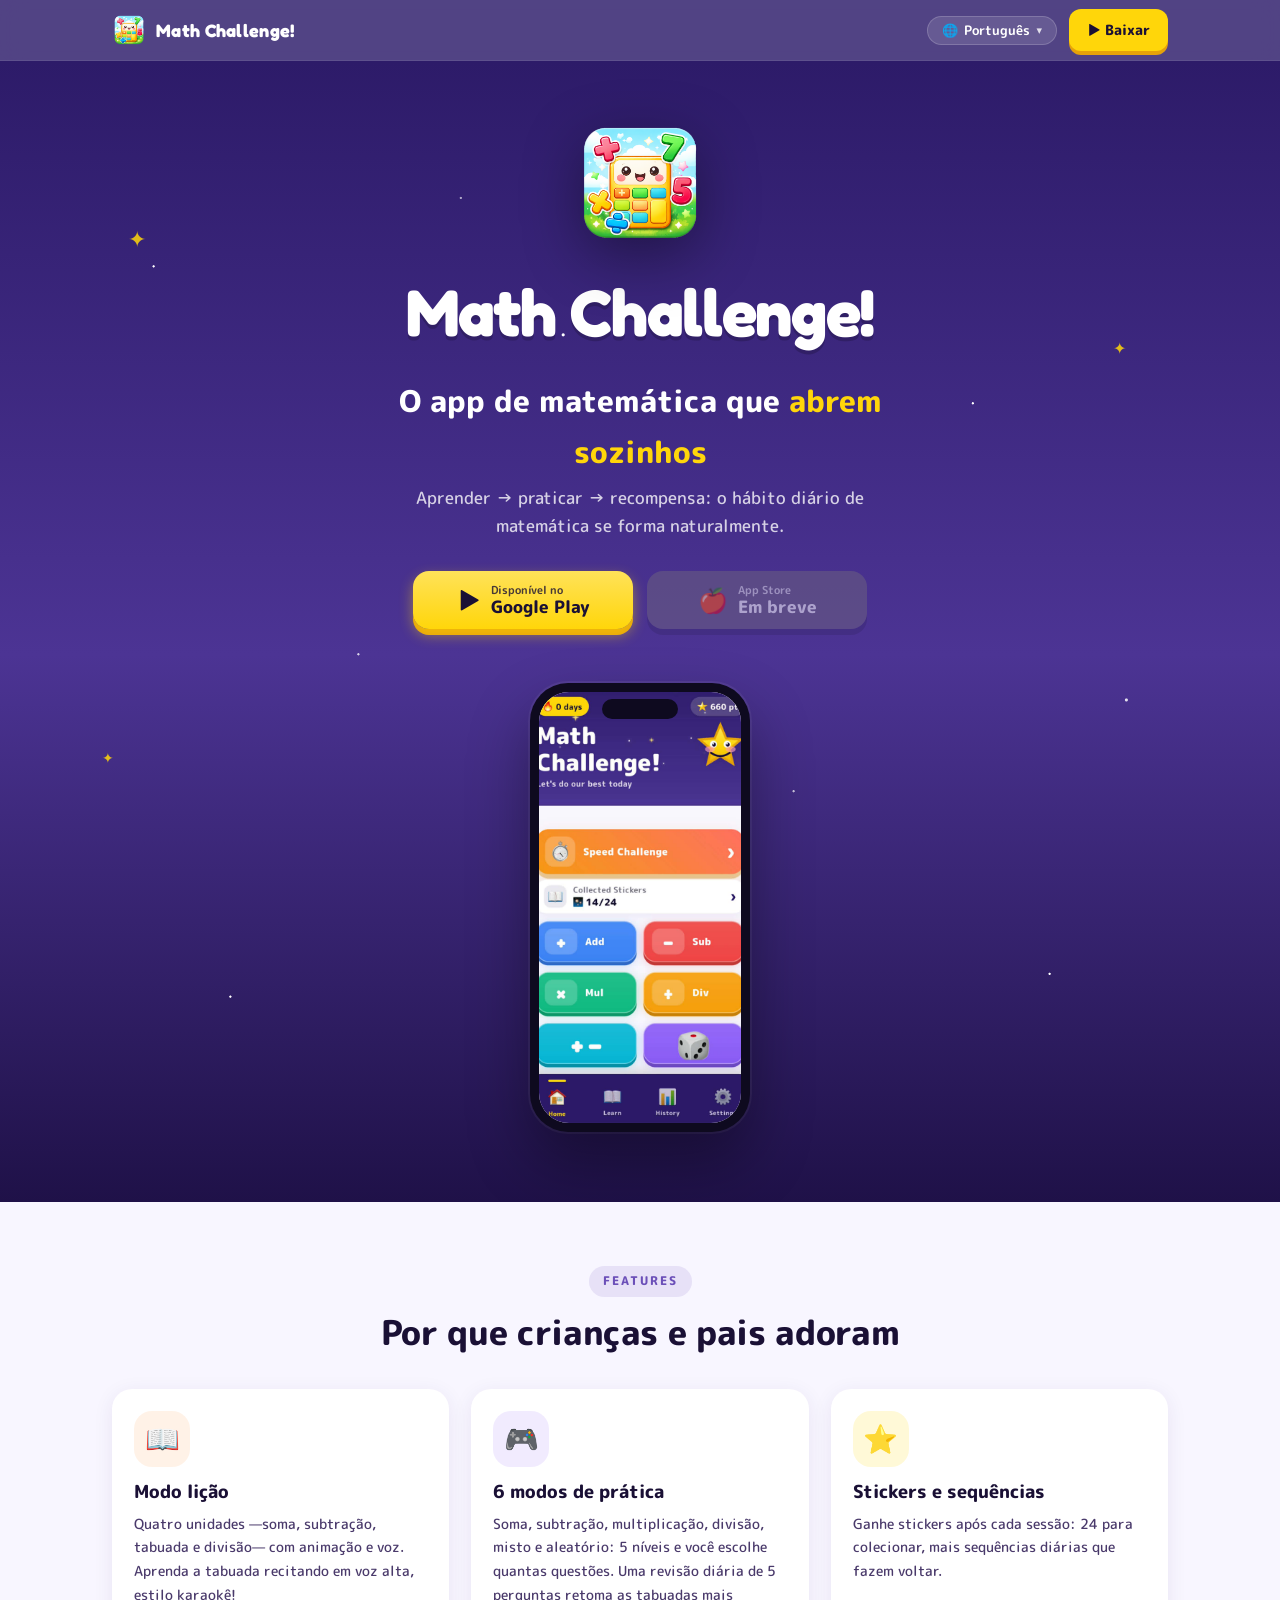
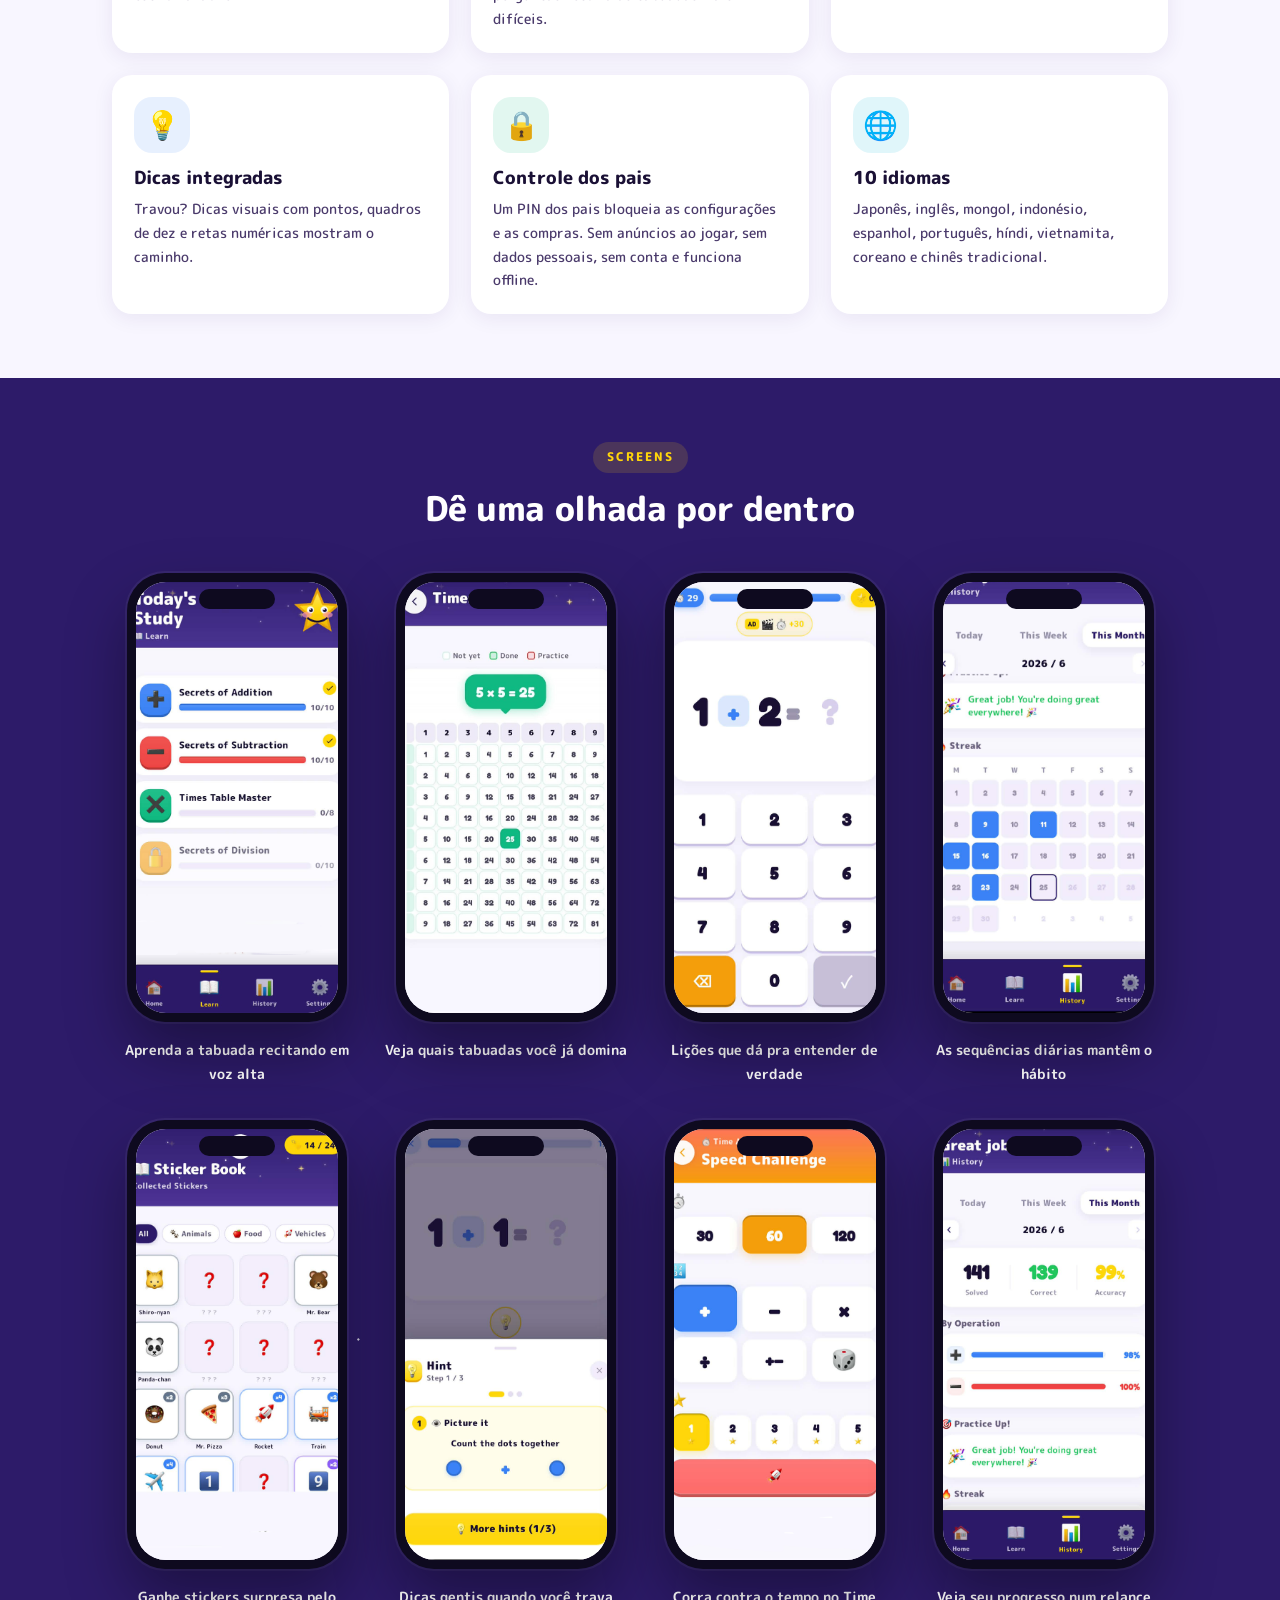
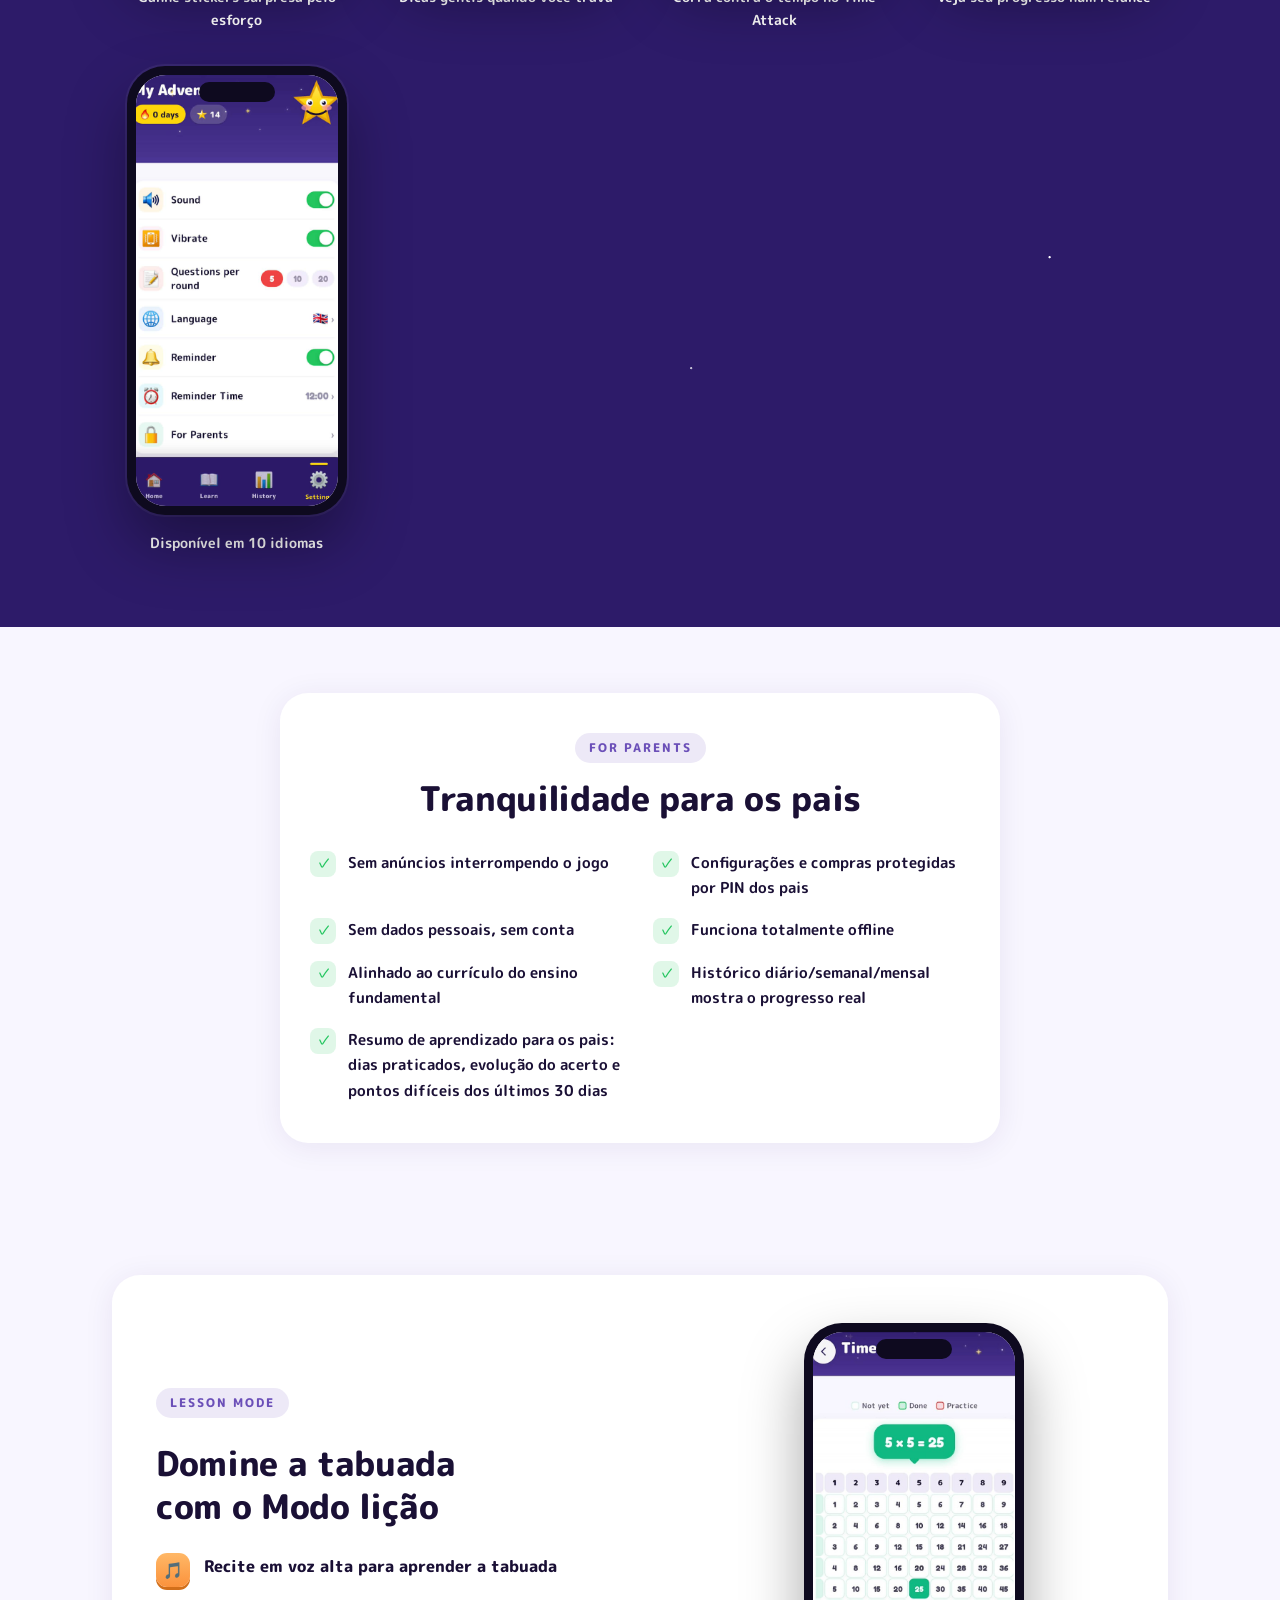
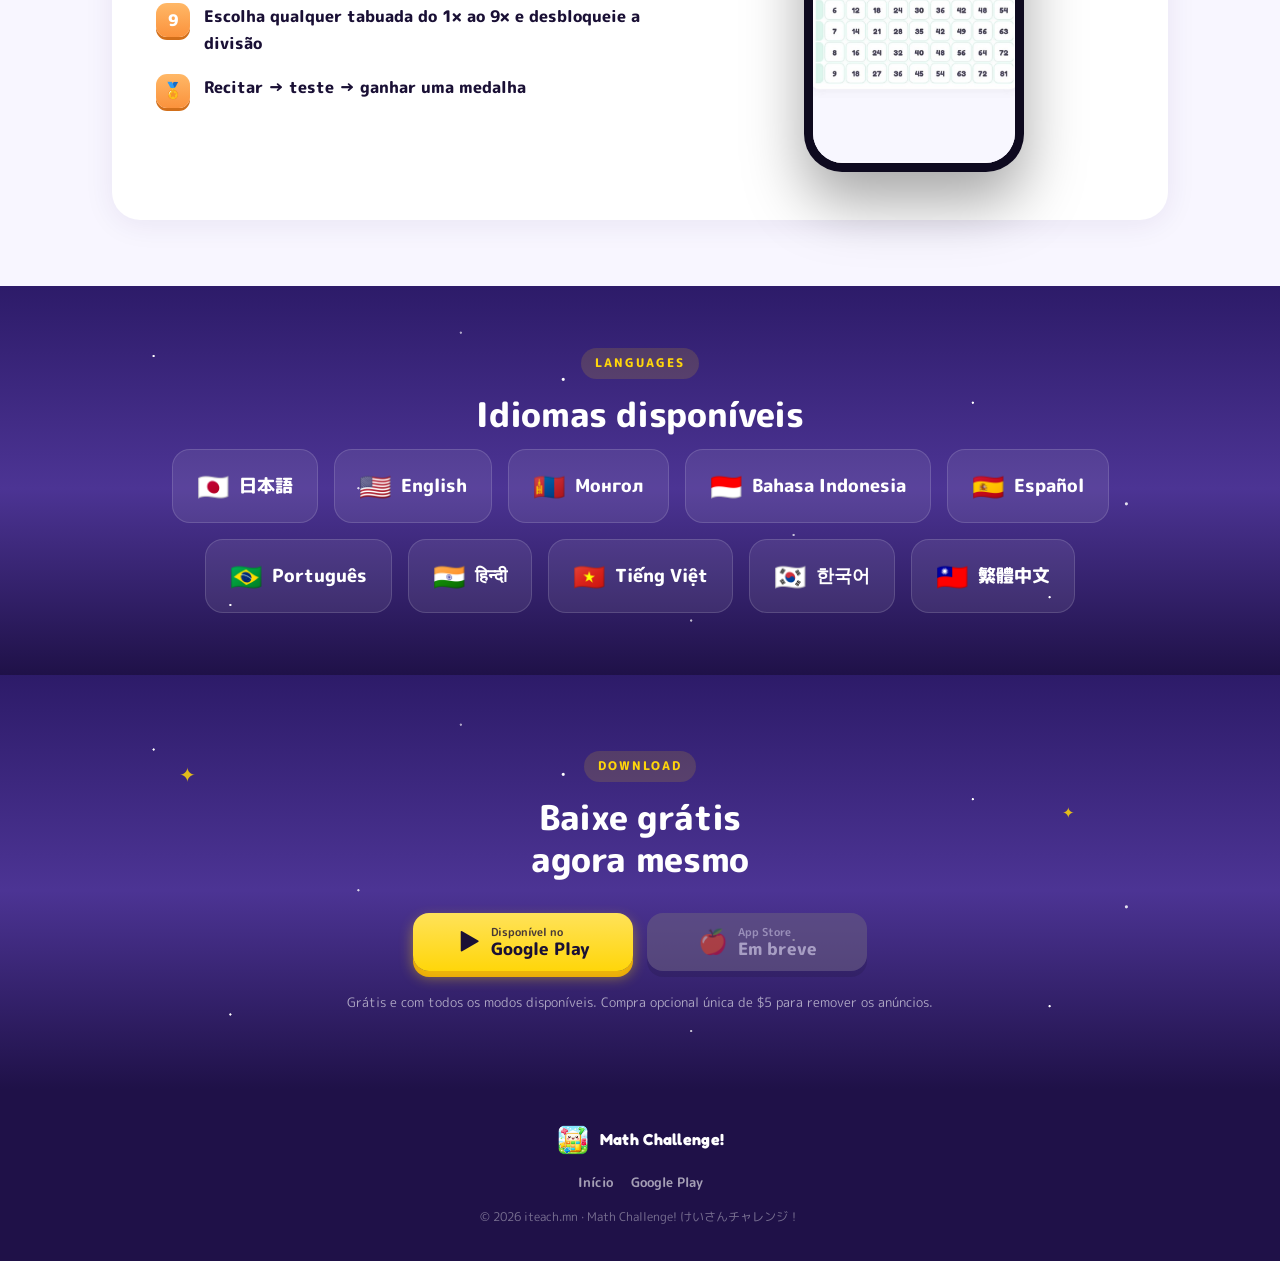
<file: math-challenge/pt/index.html>
<!doctype html>
<html lang="pt">
<head>
<meta charset="utf-8" />
<meta name="viewport" content="width=device-width, initial-scale=1" />
<title>Math Challenge! — O app de matemática que abrem sozinhos</title>
<meta name="description" content="Math Challenge! é um app de prática de matemática para crianças de 5 a 9 anos. Soma, subtração, tabuada e divisão com lições animadas e jogos. Sem anúncios ao jogar, sem cadastro, funciona offline." />
<meta name="robots" content="index, follow" />
<meta name="theme-color" content="#2D1B69" />
<meta name="author" content="iteach.mn" />

<!-- Canonical & language alternates -->
<link rel="canonical" href="https://iteachmn.github.io/math-challenge/pt/" />
<link rel="alternate" hreflang="ja" href="https://iteachmn.github.io/math-challenge/ja/" />
<link rel="alternate" hreflang="en" href="https://iteachmn.github.io/math-challenge/" />
<link rel="alternate" hreflang="mn" href="https://iteachmn.github.io/math-challenge/mn/" />
<link rel="alternate" hreflang="id" href="https://iteachmn.github.io/math-challenge/id/" />
<link rel="alternate" hreflang="es" href="https://iteachmn.github.io/math-challenge/es/" />
<link rel="alternate" hreflang="pt" href="https://iteachmn.github.io/math-challenge/pt/" />
<link rel="alternate" hreflang="hi" href="https://iteachmn.github.io/math-challenge/hi/" />
<link rel="alternate" hreflang="vi" href="https://iteachmn.github.io/math-challenge/vi/" />
<link rel="alternate" hreflang="ko" href="https://iteachmn.github.io/math-challenge/ko/" />
<link rel="alternate" hreflang="zh-Hant" href="https://iteachmn.github.io/math-challenge/zh-hant/" />
<link rel="alternate" hreflang="x-default" href="https://iteachmn.github.io/math-challenge/" />

<!-- OGP / Twitter Card -->
<meta property="og:type" content="website" />
<meta property="og:site_name" content="Math Challenge!" />
<meta property="og:locale" content="pt_BR" />
<meta property="og:locale:alternate" content="ja_JP" />
<meta property="og:locale:alternate" content="en_US" />
<meta property="og:locale:alternate" content="mn_MN" />
<meta property="og:locale:alternate" content="id_ID" />
<meta property="og:locale:alternate" content="es_ES" />
<meta property="og:locale:alternate" content="hi_IN" />
<meta property="og:locale:alternate" content="vi_VN" />
<meta property="og:locale:alternate" content="ko_KR" />
<meta property="og:locale:alternate" content="zh_TW" />
<meta property="og:url" content="https://iteachmn.github.io/math-challenge/pt/" />
<meta property="og:title" content="Math Challenge! — O app de matemática que abrem sozinhos" />
<meta property="og:description" content="Aprender → praticar → recompensa. Soma, subtração, tabuada e divisão com lições e jogos. Sem anúncios ao jogar, sem cadastro, offline." />
<meta property="og:image" content="https://iteachmn.github.io/math-challenge/assets/ogp.png" />
<meta property="og:image:width" content="1200" />
<meta property="og:image:height" content="630" />
<meta property="og:image:alt" content="Math Challenge! / けいさんチャレンジ！" />
<meta name="twitter:card" content="summary_large_image" />
<meta name="twitter:title" content="Math Challenge!" />
<meta name="twitter:description" content="O app de matemática que abrem sozinhos. Pratique soma, subtração, tabuada e divisão." />
<meta name="twitter:image" content="https://iteachmn.github.io/math-challenge/assets/ogp.png" />
<meta name="twitter:image:alt" content="Math Challenge! / けいさんチャレンジ！" />

<!-- Structured data (JSON-LD) -->
<script type="application/ld+json">
{
  "@context": "https://schema.org",
  "@type": "MobileApplication",
  "name": "Math Challenge!",
  "alternateName": "けいさんチャレンジ！",
  "operatingSystem": "Android",
  "applicationCategory": "EducationalApplication",
  "applicationSubCategory": "Mathematics",
  "contentRating": "Everyone",
  "softwareVersion": "2.8.8",
  "datePublished": "2026-10-28",
  "featureList": "Lesson mode (addition, subtraction, times tables, division), 6 practice modes, time attack, visual hints, sticker collection, daily streaks, daily times-table review, parent learning summary, progress history, offline play",
  "inLanguage": ["pt", "ja", "en", "mn", "id", "es", "hi", "vi", "ko", "zh-Hant"],
  "description": "App de prática de matemática para crianças de 5 a 9 anos. Soma, subtração, tabuada e divisão com lições animadas e jogos. Sem anúncios ao jogar, sem cadastro, offline.",
  "image": "https://iteachmn.github.io/math-challenge/assets/app_icon.png",
  "screenshot": [
    "https://iteachmn.github.io/math-challenge/images/home.png",
    "https://iteachmn.github.io/math-challenge/images/study.png",
    "https://iteachmn.github.io/math-challenge/images/times_table.jpg",
    "https://iteachmn.github.io/math-challenge/images/challange.png",
    "https://iteachmn.github.io/math-challenge/images/history_1.png"
  ],
  "publisher": { "@type": "Organization", "name": "iteach.mn", "url": "https://iteach.mn" },
  "url": "https://iteachmn.github.io/math-challenge/pt/",
  "downloadUrl": "https://play.google.com/store/apps/details?id=mn.iteach.math_challenge",
  "offers": { "@type": "Offer", "price": "0", "priceCurrency": "BRL" },
  "author": { "@type": "Organization", "name": "iteach.mn", "url": "https://iteach.mn" }
}
</script>

<link rel="preconnect" href="https://fonts.googleapis.com">
<link rel="preconnect" href="https://fonts.gstatic.com" crossorigin>
<link href="https://fonts.googleapis.com/css2?family=Fredoka:wght@500;600;700;900&family=M+PLUS+Rounded+1c:wght@400;500;700;800;900&display=swap" rel="stylesheet">
<link rel="preload" as="image" href="../images/home.png" fetchpriority="high" />
<link rel="stylesheet" href="../styles.css" />
<link rel="icon" href="../assets/app_icon.png" />
</head>
<body>

<!-- ============ Header ============ -->
<header class="site-header">
  <div class="wrap">
    <a class="brand-mini" href="#top">
      <img src="../assets/app_icon.png" alt="Math Challenge!" />
      <b>Math Challenge!</b>
    </a>
    <div class="header-spacer"></div>
    <details class="lang-menu">
      <summary aria-label="Selecionar idioma">🌐 <span class="lang-cur">Português</span></summary>
      <div class="lang-menu-list" role="navigation" aria-label="Selecionar idioma">
        <a href="../ja/">日本語</a>
        <a href="../">English</a>
        <a href="../mn/">Монгол</a>
        <a href="../id/">Bahasa Indonesia</a>
        <a href="../es/">Español</a>
        <a href="./" aria-current="page">Português</a>
        <a href="../hi/">हिन्दी</a>
        <a href="../vi/">Tiếng Việt</a>
        <a href="../ko/">한국어</a>
        <a href="../zh-hant/">繁體中文</a>
      </div>
    </details>
    <a class="header-cta" href="https://play.google.com/store/apps/details?id=mn.iteach.math_challenge&referrer=utm_source%3Dlp_pt%26utm_medium%3Dweb%26utm_campaign%3Dlanding">▶ Baixar</a>
  </div>
</header>

<!-- ============ Section 1 — Hero ============ -->
<section class="night hero on-dark" id="top">
  <div class="stars"></div>
  <span class="star-deco font-display" style="top:14%; left:10%; font-size:22px;">✦</span>
  <span class="star-deco font-display" style="top:24%; right:12%; font-size:16px; animation-delay:1.1s;">✦</span>
  <span class="star-deco font-display" style="top:60%; left:8%; font-size:14px; animation-delay:2s;">✦</span>
  <div class="wrap">
    <img class="hero-icon" src="../assets/app_icon.png" alt="Ícone do app Math Challenge!" />
    <h1 class="hero-name font-display">Math Challenge!</h1>
    <p class="hero-catch">O app de matemática que <span class="pop">abrem sozinhos</span></p>
    <p class="hero-sub">
      Aprender → praticar → recompensa: o hábito diário de matemática se forma naturalmente.
    </p>
    <div class="cta-row">
      <a class="btn btn-play" href="https://play.google.com/store/apps/details?id=mn.iteach.math_challenge&referrer=utm_source%3Dlp_pt%26utm_medium%3Dweb%26utm_campaign%3Dlanding">
        <span class="btn-ico">▶</span>
        <span class="btn-label"><small>Disponível no</small>Google Play</span>
      </a>
      <span class="btn btn-store" role="button" aria-disabled="true">
        <span class="btn-ico">🍎</span>
        <span class="btn-label"><small>App Store</small>Em breve</span>
      </span>
    </div>

    <div class="hero-shot">
      <div class="phone phone-lg">
        <div class="phone-screen">
          <img class="shot-img" fetchpriority="high" decoding="async" src="../images/home.png" alt="Tela inicial do Math Challenge" />
        </div>
      </div>
    </div>
  </div>
</section>

<!-- ============ Section 2 — Features ============ -->
<section class="features">
  <div class="wrap">
    <div class="sec-head">
      <span class="sec-kicker">Features</span>
      <h2 class="sec-title">Por que crianças e pais adoram</h2>
    </div>
    <div class="feat-grid">
      <article class="card feat-card">
        <div class="feat-badge" style="background:rgba(251,146,60,0.12); color:#FB923C;">📖</div>
        <h3>Modo lição</h3>
        <p>Quatro unidades —soma, subtração, tabuada e divisão— com animação e voz. Aprenda a tabuada recitando em voz alta, estilo karaokê!</p>
      </article>
      <article class="card feat-card">
        <div class="feat-badge" style="background:rgba(139,92,246,0.12); color:#8B5CF6;">🎮</div>
        <h3>6 modos de prática</h3>
        <p>Soma, subtração, multiplicação, divisão, misto e aleatório: 5 níveis e você escolhe quantas questões. Uma revisão diária de 5 perguntas retoma as tabuadas mais difíceis.</p>
      </article>
      <article class="card feat-card">
        <div class="feat-badge" style="background:rgba(255,214,10,0.16); color:#E5A20A;">⭐</div>
        <h3>Stickers e sequências</h3>
        <p>Ganhe stickers após cada sessão: 24 para colecionar, mais sequências diárias que fazem voltar.</p>
      </article>
      <article class="card feat-card">
        <div class="feat-badge" style="background:rgba(59,130,246,0.12); color:#3B82F6;">💡</div>
        <h3>Dicas integradas</h3>
        <p>Travou? Dicas visuais com pontos, quadros de dez e retas numéricas mostram o caminho.</p>
      </article>
      <article class="card feat-card">
        <div class="feat-badge" style="background:rgba(16,185,129,0.12); color:#10B981;">🔒</div>
        <h3>Controle dos pais</h3>
        <p>Um PIN dos pais bloqueia as configurações e as compras. Sem anúncios ao jogar, sem dados pessoais, sem conta e funciona offline.</p>
      </article>
      <article class="card feat-card">
        <div class="feat-badge" style="background:rgba(6,182,212,0.12); color:#06B6D4;">🌐</div>
        <h3>10 idiomas</h3>
        <p>Japonês, inglês, mongol, indonésio, espanhol, português, híndi, vietnamita, coreano e chinês tradicional.</p>
      </article>
    </div>
  </div>
</section>

<!-- ============ Section 3 — Screenshots ============ -->
<section class="shots night on-dark">
  <div class="stars"></div>
  <div class="wrap">
    <div class="sec-head">
      <span class="sec-kicker">Screens</span>
      <h2 class="sec-title" style="color:#fff;">Dê uma olhada por dentro</h2>
    </div>
  </div>
  <div class="wrap">
    <div class="shots-scroll">
      <div class="shot-item">
        <div class="phone"><div class="phone-screen">
          <img class="shot-img" src="../images/study.png" alt="Modo lição — menu de aprendizado" loading="lazy" />
        </div></div>
        <p class="shot-cap">Aprenda a tabuada recitando em voz alta</p>
      </div>

      <!-- Shot: times table chart -->
      <div class="shot-item">
        <div class="phone"><div class="phone-screen">
          <img class="shot-img" src="../images/times_table.jpg" alt="Tabuada — veja quais você já domina" loading="lazy" />
        </div></div>
        <p class="shot-cap">Veja quais tabuadas você já domina</p>
      </div>

      <div class="shot-item">
        <div class="phone"><div class="phone-screen">
          <img class="shot-img" src="../images/lesson.png" alt="Resolvendo uma questão de prática" loading="lazy" />
        </div></div>
        <p class="shot-cap">Lições que dá pra entender de verdade</p>
      </div>

      <div class="shot-item">
        <div class="phone"><div class="phone-screen">
          <img class="shot-img" src="../images/history_2.png" alt="Calendário de sequência diária" loading="lazy" />
        </div></div>
        <p class="shot-cap">As sequências diárias mantêm o hábito</p>
      </div>

      <div class="shot-item">
        <div class="phone"><div class="phone-screen">
          <img class="shot-img" src="../images/book.png" alt="Coleção de stickers" loading="lazy" />
        </div></div>
        <p class="shot-cap">Ganhe stickers surpresa pelo esforço</p>
      </div>

      <div class="shot-item">
        <div class="phone"><div class="phone-screen">
          <img class="shot-img" src="../images/hint_1.png" alt="Dicas passo a passo" loading="lazy" />
        </div></div>
        <p class="shot-cap">Dicas gentis quando você trava</p>
      </div>

      <div class="shot-item">
        <div class="phone"><div class="phone-screen">
          <img class="shot-img" src="../images/challange.png" alt="Time Attack contra o tempo" loading="lazy" />
        </div></div>
        <p class="shot-cap">Corra contra o tempo no Time Attack</p>
      </div>

      <div class="shot-item">
        <div class="phone"><div class="phone-screen">
          <img class="shot-img" src="../images/history_1.png" alt="Histórico de progresso e acertos" loading="lazy" />
        </div></div>
        <p class="shot-cap">Veja seu progresso num relance</p>
      </div>

      <div class="shot-item">
        <div class="phone"><div class="phone-screen">
          <img class="shot-img" src="../images/setting.png" alt="Ajustes e menu dos pais" loading="lazy" />
        </div></div>
        <p class="shot-cap">Disponível em 10 idiomas</p>
      </div>
    </div>
  </div>
</section>

<!-- ============ Section 4 — Parents ============ -->
<section class="parents">
  <div class="wrap">
    <div class="parents-inner">
      <div class="sec-head" style="margin-bottom:6px;">
        <span class="sec-kicker">For Parents</span>
        <h2 class="sec-title">Tranquilidade para os pais</h2>
      </div>
      <ul class="check-list">
        <li><span class="ck">✓</span><span>Sem anúncios interrompendo o jogo</span></li>
        <li><span class="ck">✓</span><span>Configurações e compras protegidas por PIN dos pais</span></li>
        <li><span class="ck">✓</span><span>Sem dados pessoais, sem conta</span></li>
        <li><span class="ck">✓</span><span>Funciona totalmente offline</span></li>
        <li><span class="ck">✓</span><span>Alinhado ao currículo do ensino fundamental</span></li>
        <li><span class="ck">✓</span><span>Histórico diário/semanal/mensal mostra o progresso real</span></li>
        <li><span class="ck">✓</span><span>Resumo de aprendizado para os pais: dias praticados, evolução do acerto e pontos difíceis dos últimos 30 dias</span></li>
      </ul>
    </div>
  </div>
</section>

<!-- ============ Section 5 — Lesson mode ============ -->
<section class="lesson">
  <div class="wrap">
    <div class="lesson-inner">
      <div>
        <span class="sec-kicker">Lesson Mode</span>
        <h2 class="sec-title" style="text-align:left; margin-top:10px;">Domine a tabuada<br>com o Modo lição</h2>
        <ul class="lesson-list">
          <li><span class="lesson-num">🎵</span><span><b>Recite em voz alta para aprender a tabuada</b></span></li>
          <li><span class="lesson-num">9</span><span><b>Escolha qualquer tabuada do 1× ao 9× e desbloqueie a divisão</b></span></li>
          <li><span class="lesson-num">🏅</span><span><b>Recitar → teste → ganhar uma medalha</b></span></li>
        </ul>
      </div>
      <div class="lesson-shot">
        <div class="phone"><div class="phone-screen">
          <img class="shot-img" src="../images/times_table.jpg" alt="Tabuada mostrando as linhas dominadas e as que precisam de prática" loading="lazy" />
        </div></div>
      </div>
    </div>
  </div>
</section>

<!-- ============ Section 6 — Languages ============ -->
<section class="langs night on-dark">
  <div class="stars"></div>
  <div class="wrap">
    <div class="sec-head" style="margin-bottom:14px;">
      <span class="sec-kicker">Languages</span>
      <h2 class="sec-title" style="color:#fff;">Idiomas disponíveis</h2>
    </div>
    <div class="lang-flags">
      <div class="lang-pill"><span class="flag">🇯🇵</span> 日本語</div>
      <div class="lang-pill"><span class="flag">🇺🇸</span> English</div>
      <div class="lang-pill"><span class="flag">🇲🇳</span> Монгол</div>
      <div class="lang-pill"><span class="flag">🇮🇩</span> Bahasa Indonesia</div>
      <div class="lang-pill"><span class="flag">🇪🇸</span> Español</div>
      <div class="lang-pill"><span class="flag">🇧🇷</span> Português</div>
      <div class="lang-pill"><span class="flag">🇮🇳</span> हिन्दी</div>
      <div class="lang-pill"><span class="flag">🇻🇳</span> Tiếng Việt</div>
      <div class="lang-pill"><span class="flag">🇰🇷</span> 한국어</div>
      <div class="lang-pill"><span class="flag">🇹🇼</span> 繁體中文</div>
    </div>
  </div>
</section>

<!-- ============ Section 7 — Download CTA ============ -->
<section class="download night on-dark">
  <div class="stars"></div>
  <span class="star-deco font-display" style="top:20%; left:14%; font-size:20px;">✦</span>
  <span class="star-deco font-display" style="top:30%; right:16%; font-size:15px; animation-delay:1.3s;">✦</span>
  <div class="wrap">
    <div class="sec-head" style="margin-bottom:0;">
      <span class="sec-kicker">Download</span>
      <h2 class="sec-title">Baixe grátis<br>agora mesmo</h2>
    </div>
    <div class="cta-row">
      <a class="btn btn-play" href="https://play.google.com/store/apps/details?id=mn.iteach.math_challenge&referrer=utm_source%3Dlp_pt%26utm_medium%3Dweb%26utm_campaign%3Dlanding">
        <span class="btn-ico">▶</span>
        <span class="btn-label"><small>Disponível no</small>Google Play</span>
      </a>
      <span class="btn btn-store" role="button" aria-disabled="true">
        <span class="btn-ico">🍎</span>
        <span class="btn-label"><small>App Store</small>Em breve</span>
      </span>
    </div>
    <p class="download-note">Grátis e com todos os modos disponíveis. Compra opcional única de $5 para remover os anúncios.</p>
  </div>
</section>

<!-- ============ Footer ============ -->
<footer class="site-footer">
  <div class="wrap">
    <div class="brand-mini">
      <img src="../assets/app_icon.png" alt="" />
      <b style="color:#fff;">Math Challenge!</b>
    </div>
    <nav class="foot-links">
      <a href="#top">Início</a>
      <a href="https://play.google.com/store/apps/details?id=mn.iteach.math_challenge&referrer=utm_source%3Dlp_pt%26utm_medium%3Dweb%26utm_campaign%3Dlanding">Google Play</a>
    </nav>
    <p class="foot-copy">© 2026 iteach.mn · Math Challenge! けいさんチャレンジ！</p>
  </div>
</footer>

</body>
</html>
</file>
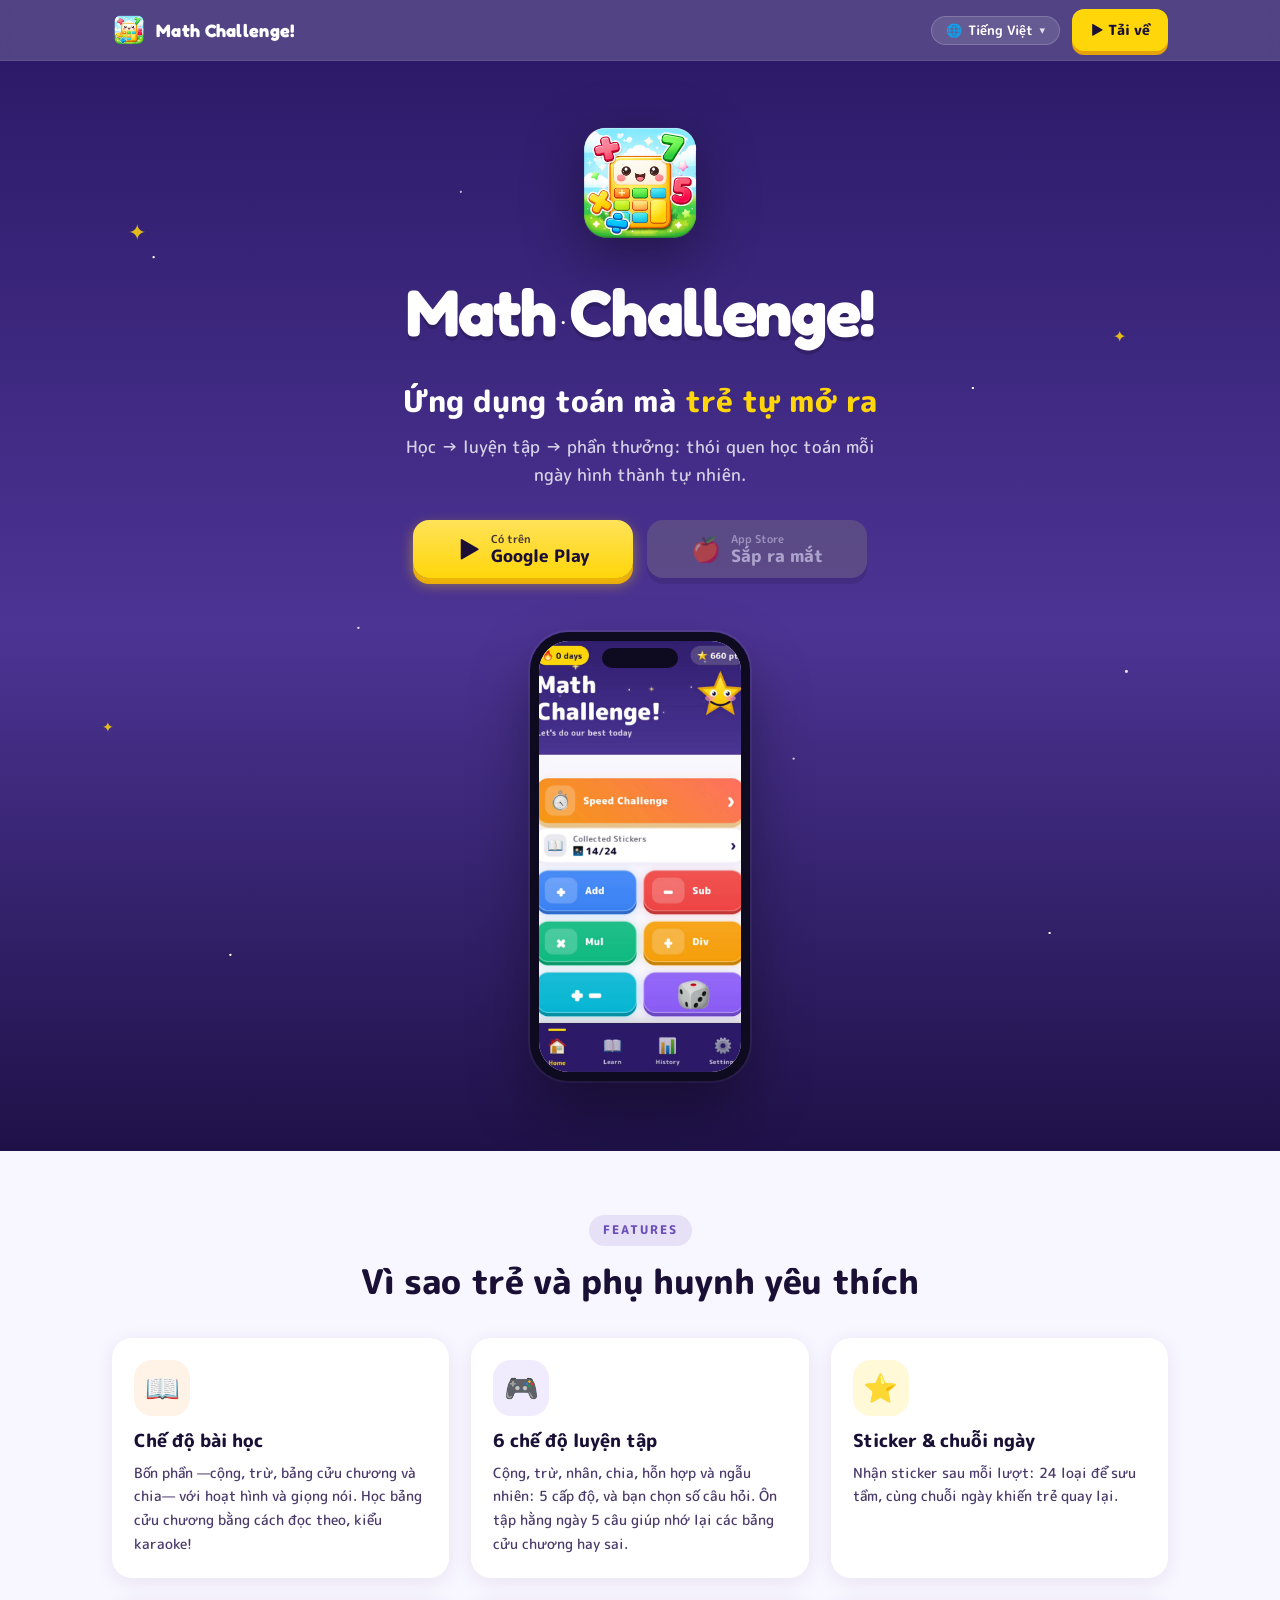
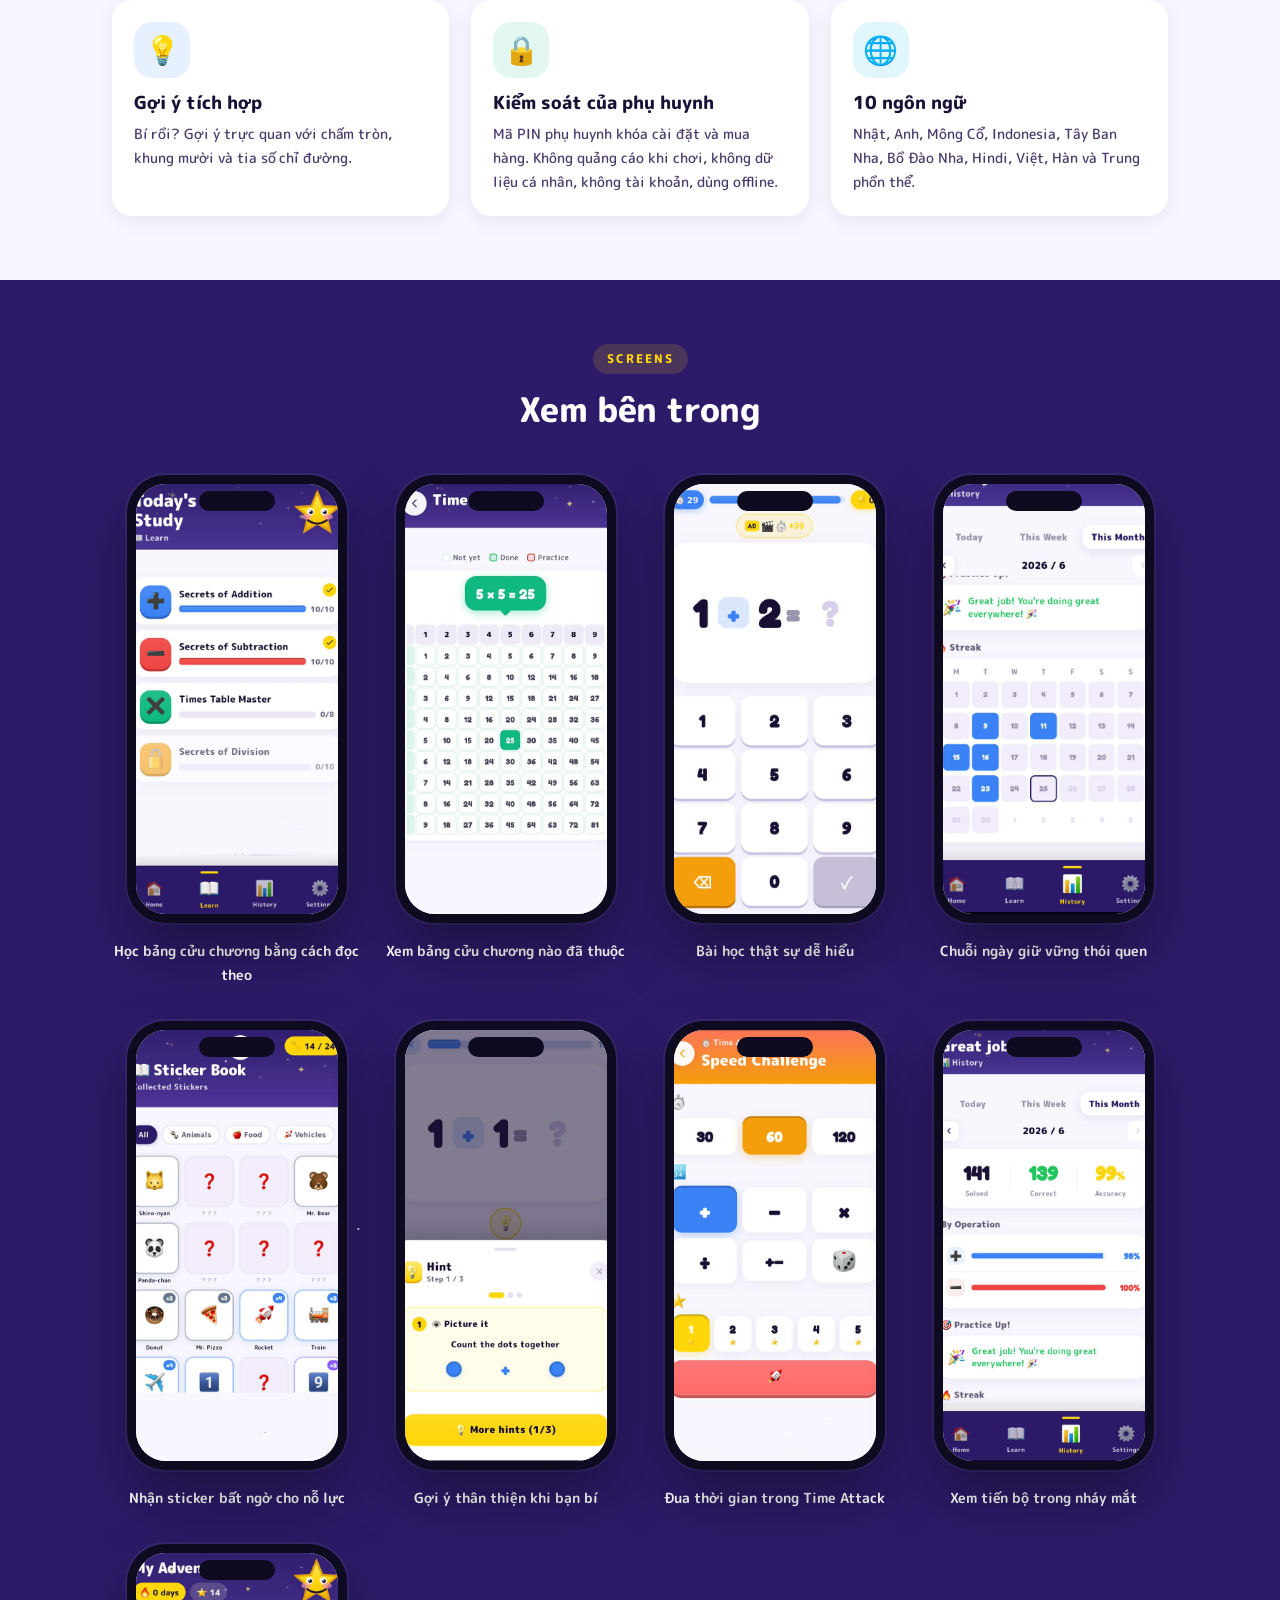
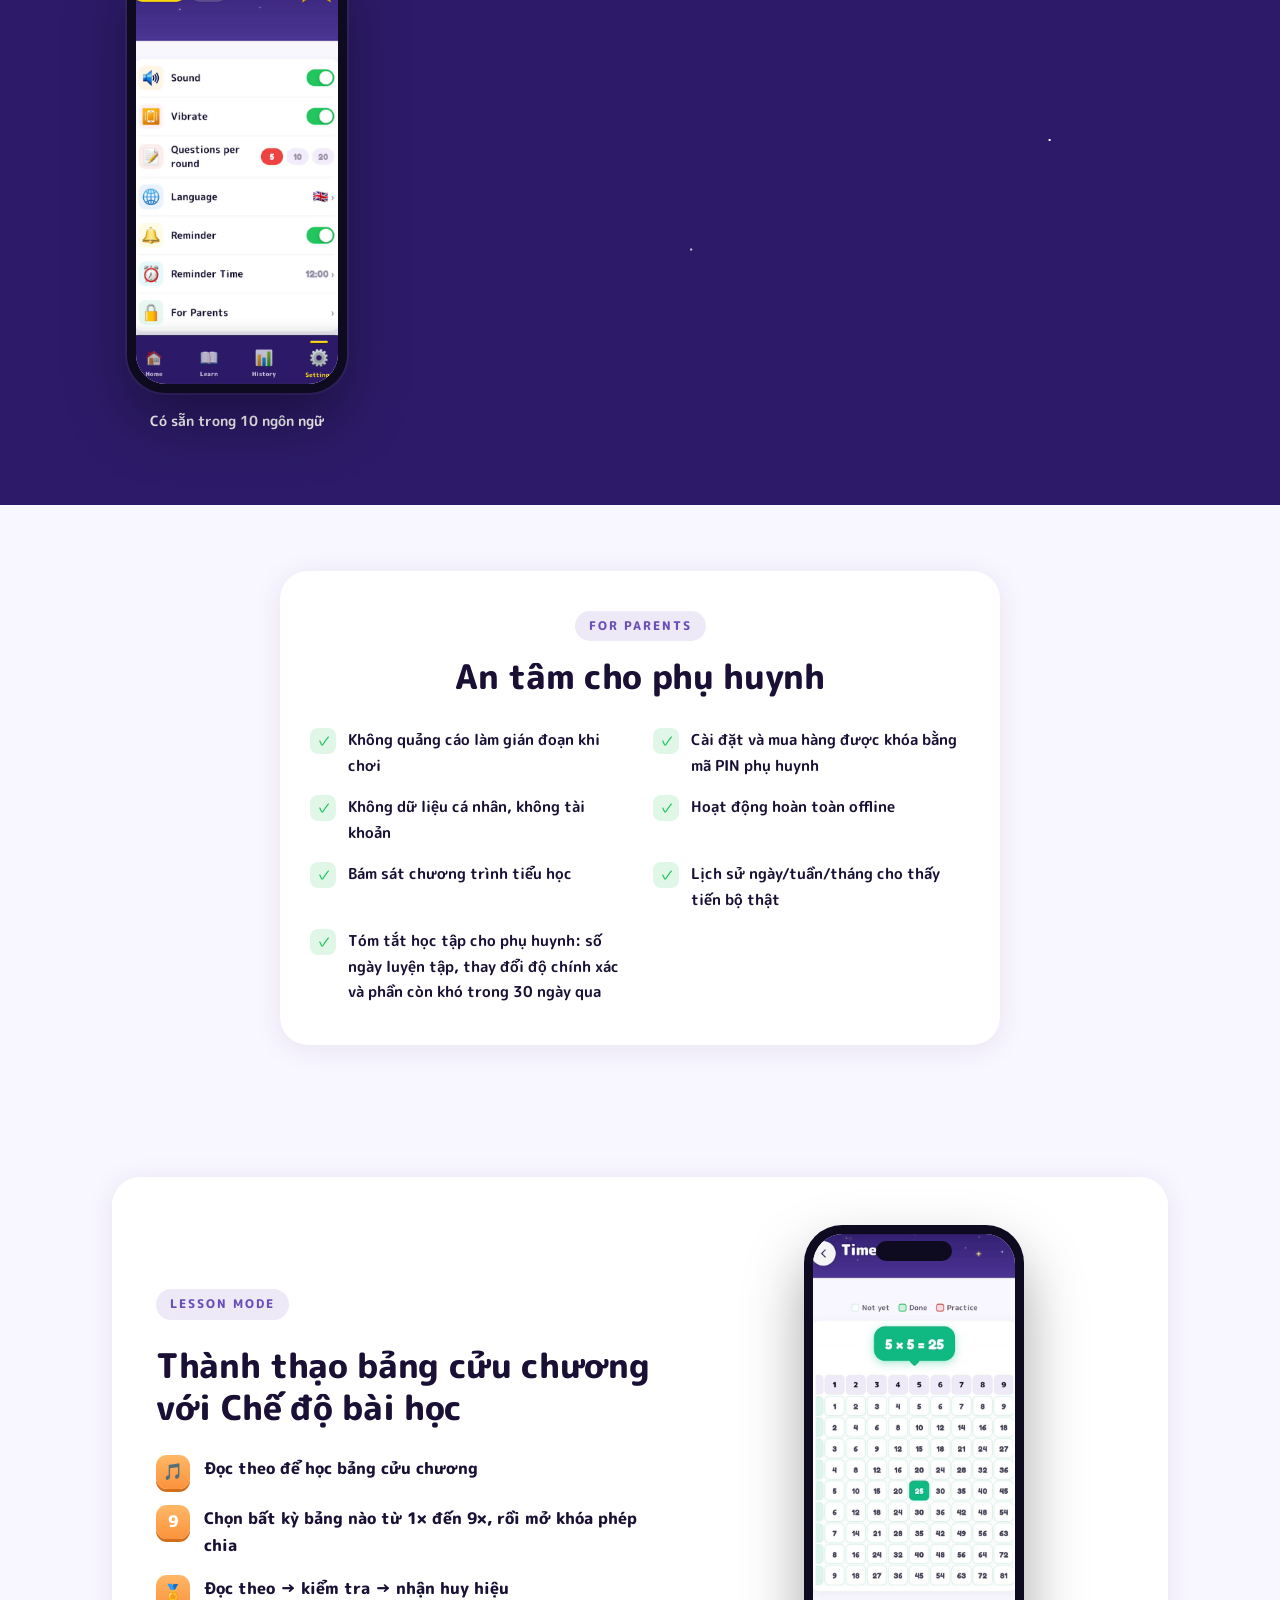
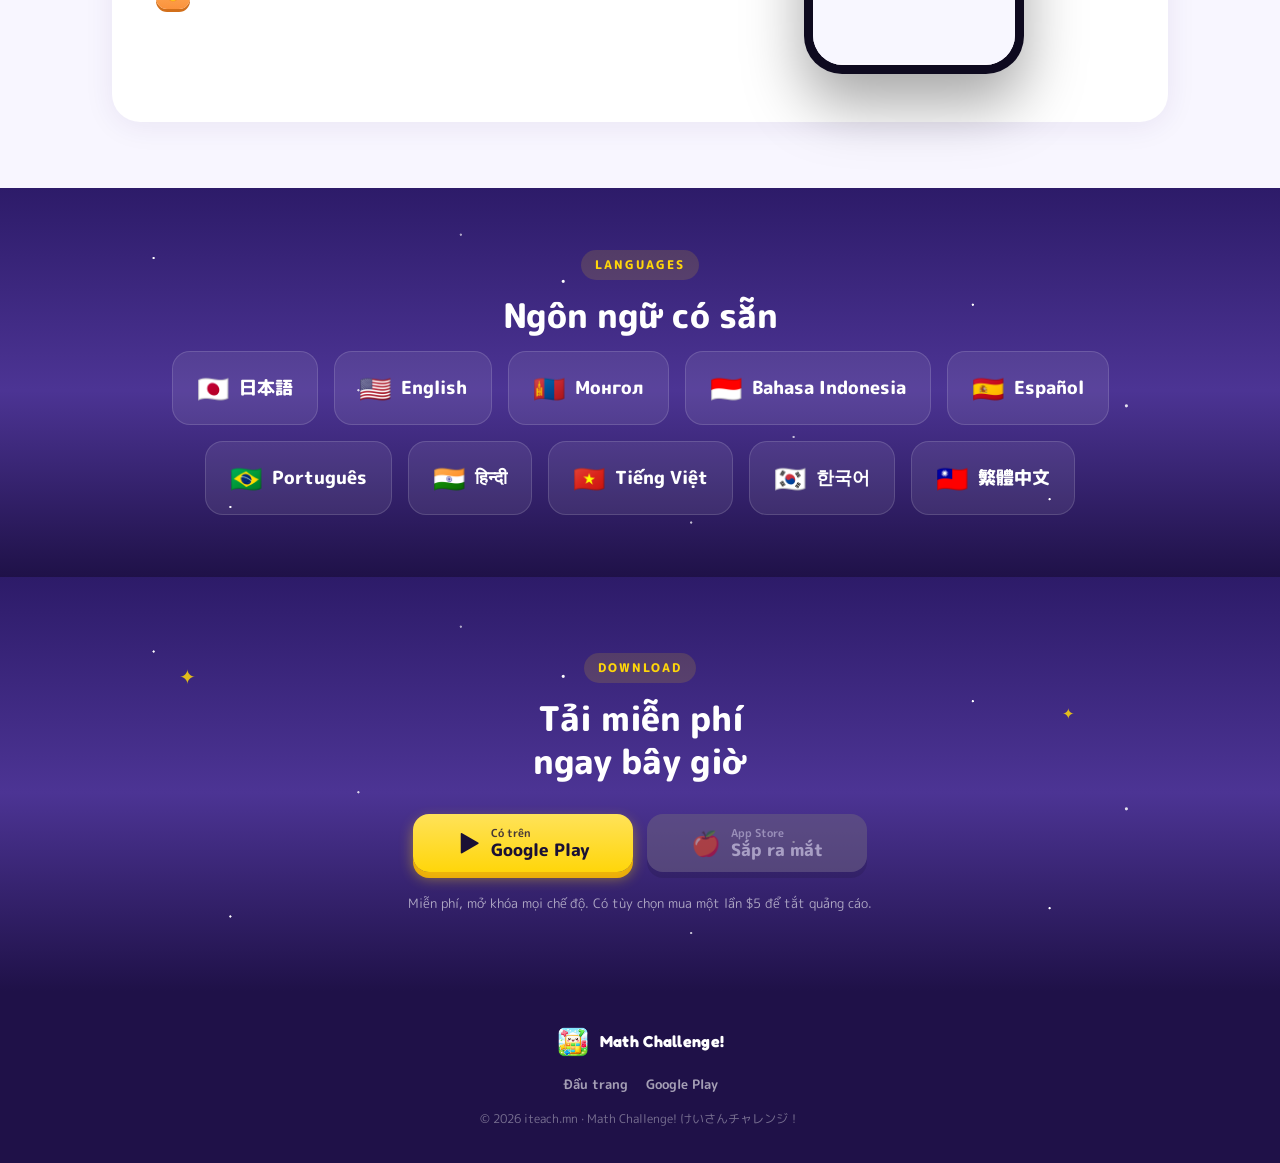
<file: math-challenge/vi/index.html>
<!doctype html>
<html lang="vi">
<head>
<meta charset="utf-8" />
<meta name="viewport" content="width=device-width, initial-scale=1" />
<title>Math Challenge! — Ứng dụng toán mà trẻ tự mở ra</title>
<meta name="description" content="Math Challenge! là ứng dụng luyện toán cho trẻ 5–9 tuổi. Cộng, trừ, bảng cửu chương và chia qua bài học hoạt hình và trò chơi. Không quảng cáo khi chơi, không cần đăng ký, dùng offline." />
<meta name="robots" content="index, follow" />
<meta name="theme-color" content="#2D1B69" />
<meta name="author" content="iteach.mn" />

<!-- Canonical & language alternates -->
<link rel="canonical" href="https://iteachmn.github.io/math-challenge/vi/" />
<link rel="alternate" hreflang="ja" href="https://iteachmn.github.io/math-challenge/ja/" />
<link rel="alternate" hreflang="en" href="https://iteachmn.github.io/math-challenge/" />
<link rel="alternate" hreflang="mn" href="https://iteachmn.github.io/math-challenge/mn/" />
<link rel="alternate" hreflang="id" href="https://iteachmn.github.io/math-challenge/id/" />
<link rel="alternate" hreflang="es" href="https://iteachmn.github.io/math-challenge/es/" />
<link rel="alternate" hreflang="pt" href="https://iteachmn.github.io/math-challenge/pt/" />
<link rel="alternate" hreflang="hi" href="https://iteachmn.github.io/math-challenge/hi/" />
<link rel="alternate" hreflang="vi" href="https://iteachmn.github.io/math-challenge/vi/" />
<link rel="alternate" hreflang="ko" href="https://iteachmn.github.io/math-challenge/ko/" />
<link rel="alternate" hreflang="zh-Hant" href="https://iteachmn.github.io/math-challenge/zh-hant/" />
<link rel="alternate" hreflang="x-default" href="https://iteachmn.github.io/math-challenge/" />

<!-- OGP / Twitter Card -->
<meta property="og:type" content="website" />
<meta property="og:site_name" content="Math Challenge!" />
<meta property="og:locale" content="vi_VN" />
<meta property="og:locale:alternate" content="ja_JP" />
<meta property="og:locale:alternate" content="en_US" />
<meta property="og:locale:alternate" content="mn_MN" />
<meta property="og:locale:alternate" content="id_ID" />
<meta property="og:locale:alternate" content="es_ES" />
<meta property="og:locale:alternate" content="pt_BR" />
<meta property="og:locale:alternate" content="hi_IN" />
<meta property="og:locale:alternate" content="ko_KR" />
<meta property="og:locale:alternate" content="zh_TW" />
<meta property="og:url" content="https://iteachmn.github.io/math-challenge/vi/" />
<meta property="og:title" content="Math Challenge! — Ứng dụng toán mà trẻ tự mở ra" />
<meta property="og:description" content="Học → luyện tập → phần thưởng. Cộng, trừ, bảng cửu chương và chia qua bài học và trò chơi. Không quảng cáo khi chơi, không đăng ký, offline." />
<meta property="og:image" content="https://iteachmn.github.io/math-challenge/assets/ogp.png" />
<meta property="og:image:width" content="1200" />
<meta property="og:image:height" content="630" />
<meta property="og:image:alt" content="Math Challenge! / けいさんチャレンジ！" />
<meta name="twitter:card" content="summary_large_image" />
<meta name="twitter:title" content="Math Challenge!" />
<meta name="twitter:description" content="Ứng dụng toán mà trẻ tự mở ra. Luyện cộng, trừ, bảng cửu chương và chia." />
<meta name="twitter:image" content="https://iteachmn.github.io/math-challenge/assets/ogp.png" />
<meta name="twitter:image:alt" content="Math Challenge! / けいさんチャレンジ！" />

<!-- Structured data (JSON-LD) -->
<script type="application/ld+json">
{
  "@context": "https://schema.org",
  "@type": "MobileApplication",
  "name": "Math Challenge!",
  "alternateName": "けいさんチャレンジ！",
  "operatingSystem": "Android",
  "applicationCategory": "EducationalApplication",
  "applicationSubCategory": "Mathematics",
  "contentRating": "Everyone",
  "softwareVersion": "2.8.8",
  "datePublished": "2026-10-28",
  "featureList": "Lesson mode (addition, subtraction, times tables, division), 6 practice modes, time attack, visual hints, sticker collection, daily streaks, daily times-table review, parent learning summary, progress history, offline play",
  "inLanguage": ["vi", "ja", "en", "mn", "id", "es", "pt", "hi", "ko", "zh-Hant"],
  "description": "Ứng dụng luyện toán cho trẻ 5–9 tuổi. Cộng, trừ, bảng cửu chương và chia qua bài học hoạt hình và trò chơi. Không quảng cáo khi chơi, không đăng ký, offline.",
  "image": "https://iteachmn.github.io/math-challenge/assets/app_icon.png",
  "screenshot": [
    "https://iteachmn.github.io/math-challenge/images/home.png",
    "https://iteachmn.github.io/math-challenge/images/study.png",
    "https://iteachmn.github.io/math-challenge/images/times_table.jpg",
    "https://iteachmn.github.io/math-challenge/images/challange.png",
    "https://iteachmn.github.io/math-challenge/images/history_1.png"
  ],
  "publisher": { "@type": "Organization", "name": "iteach.mn", "url": "https://iteach.mn" },
  "url": "https://iteachmn.github.io/math-challenge/vi/",
  "downloadUrl": "https://play.google.com/store/apps/details?id=mn.iteach.math_challenge",
  "offers": { "@type": "Offer", "price": "0", "priceCurrency": "VND" },
  "author": { "@type": "Organization", "name": "iteach.mn", "url": "https://iteach.mn" }
}
</script>

<link rel="preconnect" href="https://fonts.googleapis.com">
<link rel="preconnect" href="https://fonts.gstatic.com" crossorigin>
<link href="https://fonts.googleapis.com/css2?family=Fredoka:wght@500;600;700;900&family=M+PLUS+Rounded+1c:wght@400;500;700;800;900&display=swap" rel="stylesheet">
<link rel="preload" as="image" href="../images/home.png" fetchpriority="high" />
<link rel="stylesheet" href="../styles.css" />
<link rel="icon" href="../assets/app_icon.png" />
</head>
<body>

<!-- ============ Header ============ -->
<header class="site-header">
  <div class="wrap">
    <a class="brand-mini" href="#top">
      <img src="../assets/app_icon.png" alt="Math Challenge!" />
      <b>Math Challenge!</b>
    </a>
    <div class="header-spacer"></div>
    <details class="lang-menu">
      <summary aria-label="Chọn ngôn ngữ">🌐 <span class="lang-cur">Tiếng Việt</span></summary>
      <div class="lang-menu-list" role="navigation" aria-label="Chọn ngôn ngữ">
        <a href="../ja/">日本語</a>
        <a href="../">English</a>
        <a href="../mn/">Монгол</a>
        <a href="../id/">Bahasa Indonesia</a>
        <a href="../es/">Español</a>
        <a href="../pt/">Português</a>
        <a href="../hi/">हिन्दी</a>
        <a href="./" aria-current="page">Tiếng Việt</a>
        <a href="../ko/">한국어</a>
        <a href="../zh-hant/">繁體中文</a>
      </div>
    </details>
    <a class="header-cta" href="https://play.google.com/store/apps/details?id=mn.iteach.math_challenge&referrer=utm_source%3Dlp_vi%26utm_medium%3Dweb%26utm_campaign%3Dlanding">▶ Tải về</a>
  </div>
</header>

<!-- ============ Section 1 — Hero ============ -->
<section class="night hero on-dark" id="top">
  <div class="stars"></div>
  <span class="star-deco font-display" style="top:14%; left:10%; font-size:22px;">✦</span>
  <span class="star-deco font-display" style="top:24%; right:12%; font-size:16px; animation-delay:1.1s;">✦</span>
  <span class="star-deco font-display" style="top:60%; left:8%; font-size:14px; animation-delay:2s;">✦</span>
  <div class="wrap">
    <img class="hero-icon" src="../assets/app_icon.png" alt="Biểu tượng ứng dụng Math Challenge!" />
    <h1 class="hero-name font-display">Math Challenge!</h1>
    <p class="hero-catch">Ứng dụng toán mà <span class="pop">trẻ tự mở ra</span></p>
    <p class="hero-sub">
      Học → luyện tập → phần thưởng: thói quen học toán mỗi ngày hình thành tự nhiên.
    </p>
    <div class="cta-row">
      <a class="btn btn-play" href="https://play.google.com/store/apps/details?id=mn.iteach.math_challenge&referrer=utm_source%3Dlp_vi%26utm_medium%3Dweb%26utm_campaign%3Dlanding">
        <span class="btn-ico">▶</span>
        <span class="btn-label"><small>Có trên</small>Google Play</span>
      </a>
      <span class="btn btn-store" role="button" aria-disabled="true">
        <span class="btn-ico">🍎</span>
        <span class="btn-label"><small>App Store</small>Sắp ra mắt</span>
      </span>
    </div>

    <div class="hero-shot">
      <div class="phone phone-lg">
        <div class="phone-screen">
          <img class="shot-img" fetchpriority="high" decoding="async" src="../images/home.png" alt="Màn hình chính Math Challenge" />
        </div>
      </div>
    </div>
  </div>
</section>

<!-- ============ Section 2 — Features ============ -->
<section class="features">
  <div class="wrap">
    <div class="sec-head">
      <span class="sec-kicker">Features</span>
      <h2 class="sec-title">Vì sao trẻ và phụ huynh yêu thích</h2>
    </div>
    <div class="feat-grid">
      <article class="card feat-card">
        <div class="feat-badge" style="background:rgba(251,146,60,0.12); color:#FB923C;">📖</div>
        <h3>Chế độ bài học</h3>
        <p>Bốn phần —cộng, trừ, bảng cửu chương và chia— với hoạt hình và giọng nói. Học bảng cửu chương bằng cách đọc theo, kiểu karaoke!</p>
      </article>
      <article class="card feat-card">
        <div class="feat-badge" style="background:rgba(139,92,246,0.12); color:#8B5CF6;">🎮</div>
        <h3>6 chế độ luyện tập</h3>
        <p>Cộng, trừ, nhân, chia, hỗn hợp và ngẫu nhiên: 5 cấp độ, và bạn chọn số câu hỏi. Ôn tập hằng ngày 5 câu giúp nhớ lại các bảng cửu chương hay sai.</p>
      </article>
      <article class="card feat-card">
        <div class="feat-badge" style="background:rgba(255,214,10,0.16); color:#E5A20A;">⭐</div>
        <h3>Sticker & chuỗi ngày</h3>
        <p>Nhận sticker sau mỗi lượt: 24 loại để sưu tầm, cùng chuỗi ngày khiến trẻ quay lại.</p>
      </article>
      <article class="card feat-card">
        <div class="feat-badge" style="background:rgba(59,130,246,0.12); color:#3B82F6;">💡</div>
        <h3>Gợi ý tích hợp</h3>
        <p>Bí rồi? Gợi ý trực quan với chấm tròn, khung mười và tia số chỉ đường.</p>
      </article>
      <article class="card feat-card">
        <div class="feat-badge" style="background:rgba(16,185,129,0.12); color:#10B981;">🔒</div>
        <h3>Kiểm soát của phụ huynh</h3>
        <p>Mã PIN phụ huynh khóa cài đặt và mua hàng. Không quảng cáo khi chơi, không dữ liệu cá nhân, không tài khoản, dùng offline.</p>
      </article>
      <article class="card feat-card">
        <div class="feat-badge" style="background:rgba(6,182,212,0.12); color:#06B6D4;">🌐</div>
        <h3>10 ngôn ngữ</h3>
        <p>Nhật, Anh, Mông Cổ, Indonesia, Tây Ban Nha, Bồ Đào Nha, Hindi, Việt, Hàn và Trung phồn thể.</p>
      </article>
    </div>
  </div>
</section>

<!-- ============ Section 3 — Screenshots ============ -->
<section class="shots night on-dark">
  <div class="stars"></div>
  <div class="wrap">
    <div class="sec-head">
      <span class="sec-kicker">Screens</span>
      <h2 class="sec-title" style="color:#fff;">Xem bên trong</h2>
    </div>
  </div>
  <div class="wrap">
    <div class="shots-scroll">
      <div class="shot-item">
        <div class="phone"><div class="phone-screen">
          <img class="shot-img" src="../images/study.png" alt="Chế độ bài học — menu học" loading="lazy" />
        </div></div>
        <p class="shot-cap">Học bảng cửu chương bằng cách đọc theo</p>
      </div>

      <!-- Shot: times table chart -->
      <div class="shot-item">
        <div class="phone"><div class="phone-screen">
          <img class="shot-img" src="../images/times_table.jpg" alt="Bảng cửu chương — xem bảng nào đã thuộc" loading="lazy" />
        </div></div>
        <p class="shot-cap">Xem bảng cửu chương nào đã thuộc</p>
      </div>

      <div class="shot-item">
        <div class="phone"><div class="phone-screen">
          <img class="shot-img" src="../images/lesson.png" alt="Đang giải một câu luyện tập" loading="lazy" />
        </div></div>
        <p class="shot-cap">Bài học thật sự dễ hiểu</p>
      </div>

      <div class="shot-item">
        <div class="phone"><div class="phone-screen">
          <img class="shot-img" src="../images/history_2.png" alt="Lịch chuỗi ngày" loading="lazy" />
        </div></div>
        <p class="shot-cap">Chuỗi ngày giữ vững thói quen</p>
      </div>

      <div class="shot-item">
        <div class="phone"><div class="phone-screen">
          <img class="shot-img" src="../images/book.png" alt="Bộ sưu tập sticker" loading="lazy" />
        </div></div>
        <p class="shot-cap">Nhận sticker bất ngờ cho nỗ lực</p>
      </div>

      <div class="shot-item">
        <div class="phone"><div class="phone-screen">
          <img class="shot-img" src="../images/hint_1.png" alt="Gợi ý từng bước" loading="lazy" />
        </div></div>
        <p class="shot-cap">Gợi ý thân thiện khi bạn bí</p>
      </div>

      <div class="shot-item">
        <div class="phone"><div class="phone-screen">
          <img class="shot-img" src="../images/challange.png" alt="Time Attack đua thời gian" loading="lazy" />
        </div></div>
        <p class="shot-cap">Đua thời gian trong Time Attack</p>
      </div>

      <div class="shot-item">
        <div class="phone"><div class="phone-screen">
          <img class="shot-img" src="../images/history_1.png" alt="Lịch sử tiến bộ và độ chính xác" loading="lazy" />
        </div></div>
        <p class="shot-cap">Xem tiến bộ trong nháy mắt</p>
      </div>

      <div class="shot-item">
        <div class="phone"><div class="phone-screen">
          <img class="shot-img" src="../images/setting.png" alt="Cài đặt và menu phụ huynh" loading="lazy" />
        </div></div>
        <p class="shot-cap">Có sẵn trong 10 ngôn ngữ</p>
      </div>
    </div>
  </div>
</section>

<!-- ============ Section 4 — Parents ============ -->
<section class="parents">
  <div class="wrap">
    <div class="parents-inner">
      <div class="sec-head" style="margin-bottom:6px;">
        <span class="sec-kicker">For Parents</span>
        <h2 class="sec-title">An tâm cho phụ huynh</h2>
      </div>
      <ul class="check-list">
        <li><span class="ck">✓</span><span>Không quảng cáo làm gián đoạn khi chơi</span></li>
        <li><span class="ck">✓</span><span>Cài đặt và mua hàng được khóa bằng mã PIN phụ huynh</span></li>
        <li><span class="ck">✓</span><span>Không dữ liệu cá nhân, không tài khoản</span></li>
        <li><span class="ck">✓</span><span>Hoạt động hoàn toàn offline</span></li>
        <li><span class="ck">✓</span><span>Bám sát chương trình tiểu học</span></li>
        <li><span class="ck">✓</span><span>Lịch sử ngày/tuần/tháng cho thấy tiến bộ thật</span></li>
        <li><span class="ck">✓</span><span>Tóm tắt học tập cho phụ huynh: số ngày luyện tập, thay đổi độ chính xác và phần còn khó trong 30 ngày qua</span></li>
      </ul>
    </div>
  </div>
</section>

<!-- ============ Section 5 — Lesson mode ============ -->
<section class="lesson">
  <div class="wrap">
    <div class="lesson-inner">
      <div>
        <span class="sec-kicker">Lesson Mode</span>
        <h2 class="sec-title" style="text-align:left; margin-top:10px;">Thành thạo bảng cửu chương<br>với Chế độ bài học</h2>
        <ul class="lesson-list">
          <li><span class="lesson-num">🎵</span><span><b>Đọc theo để học bảng cửu chương</b></span></li>
          <li><span class="lesson-num">9</span><span><b>Chọn bất kỳ bảng nào từ 1× đến 9×, rồi mở khóa phép chia</b></span></li>
          <li><span class="lesson-num">🏅</span><span><b>Đọc theo → kiểm tra → nhận huy hiệu</b></span></li>
        </ul>
      </div>
      <div class="lesson-shot">
        <div class="phone"><div class="phone-screen">
          <img class="shot-img" src="../images/times_table.jpg" alt="Bảng cửu chương hiển thị các bảng đã thuộc và cần luyện thêm" loading="lazy" />
        </div></div>
      </div>
    </div>
  </div>
</section>

<!-- ============ Section 6 — Languages ============ -->
<section class="langs night on-dark">
  <div class="stars"></div>
  <div class="wrap">
    <div class="sec-head" style="margin-bottom:14px;">
      <span class="sec-kicker">Languages</span>
      <h2 class="sec-title" style="color:#fff;">Ngôn ngữ có sẵn</h2>
    </div>
    <div class="lang-flags">
      <div class="lang-pill"><span class="flag">🇯🇵</span> 日本語</div>
      <div class="lang-pill"><span class="flag">🇺🇸</span> English</div>
      <div class="lang-pill"><span class="flag">🇲🇳</span> Монгол</div>
      <div class="lang-pill"><span class="flag">🇮🇩</span> Bahasa Indonesia</div>
      <div class="lang-pill"><span class="flag">🇪🇸</span> Español</div>
      <div class="lang-pill"><span class="flag">🇧🇷</span> Português</div>
      <div class="lang-pill"><span class="flag">🇮🇳</span> हिन्दी</div>
      <div class="lang-pill"><span class="flag">🇻🇳</span> Tiếng Việt</div>
      <div class="lang-pill"><span class="flag">🇰🇷</span> 한국어</div>
      <div class="lang-pill"><span class="flag">🇹🇼</span> 繁體中文</div>
    </div>
  </div>
</section>

<!-- ============ Section 7 — Download CTA ============ -->
<section class="download night on-dark">
  <div class="stars"></div>
  <span class="star-deco font-display" style="top:20%; left:14%; font-size:20px;">✦</span>
  <span class="star-deco font-display" style="top:30%; right:16%; font-size:15px; animation-delay:1.3s;">✦</span>
  <div class="wrap">
    <div class="sec-head" style="margin-bottom:0;">
      <span class="sec-kicker">Download</span>
      <h2 class="sec-title">Tải miễn phí<br>ngay bây giờ</h2>
    </div>
    <div class="cta-row">
      <a class="btn btn-play" href="https://play.google.com/store/apps/details?id=mn.iteach.math_challenge&referrer=utm_source%3Dlp_vi%26utm_medium%3Dweb%26utm_campaign%3Dlanding">
        <span class="btn-ico">▶</span>
        <span class="btn-label"><small>Có trên</small>Google Play</span>
      </a>
      <span class="btn btn-store" role="button" aria-disabled="true">
        <span class="btn-ico">🍎</span>
        <span class="btn-label"><small>App Store</small>Sắp ra mắt</span>
      </span>
    </div>
    <p class="download-note">Miễn phí, mở khóa mọi chế độ. Có tùy chọn mua một lần $5 để tắt quảng cáo.</p>
  </div>
</section>

<!-- ============ Footer ============ -->
<footer class="site-footer">
  <div class="wrap">
    <div class="brand-mini">
      <img src="../assets/app_icon.png" alt="" />
      <b style="color:#fff;">Math Challenge!</b>
    </div>
    <nav class="foot-links">
      <a href="#top">Đầu trang</a>
      <a href="https://play.google.com/store/apps/details?id=mn.iteach.math_challenge&referrer=utm_source%3Dlp_vi%26utm_medium%3Dweb%26utm_campaign%3Dlanding">Google Play</a>
    </nav>
    <p class="foot-copy">© 2026 iteach.mn · Math Challenge! けいさんチャレンジ！</p>
  </div>
</footer>

</body>
</html>
</file>
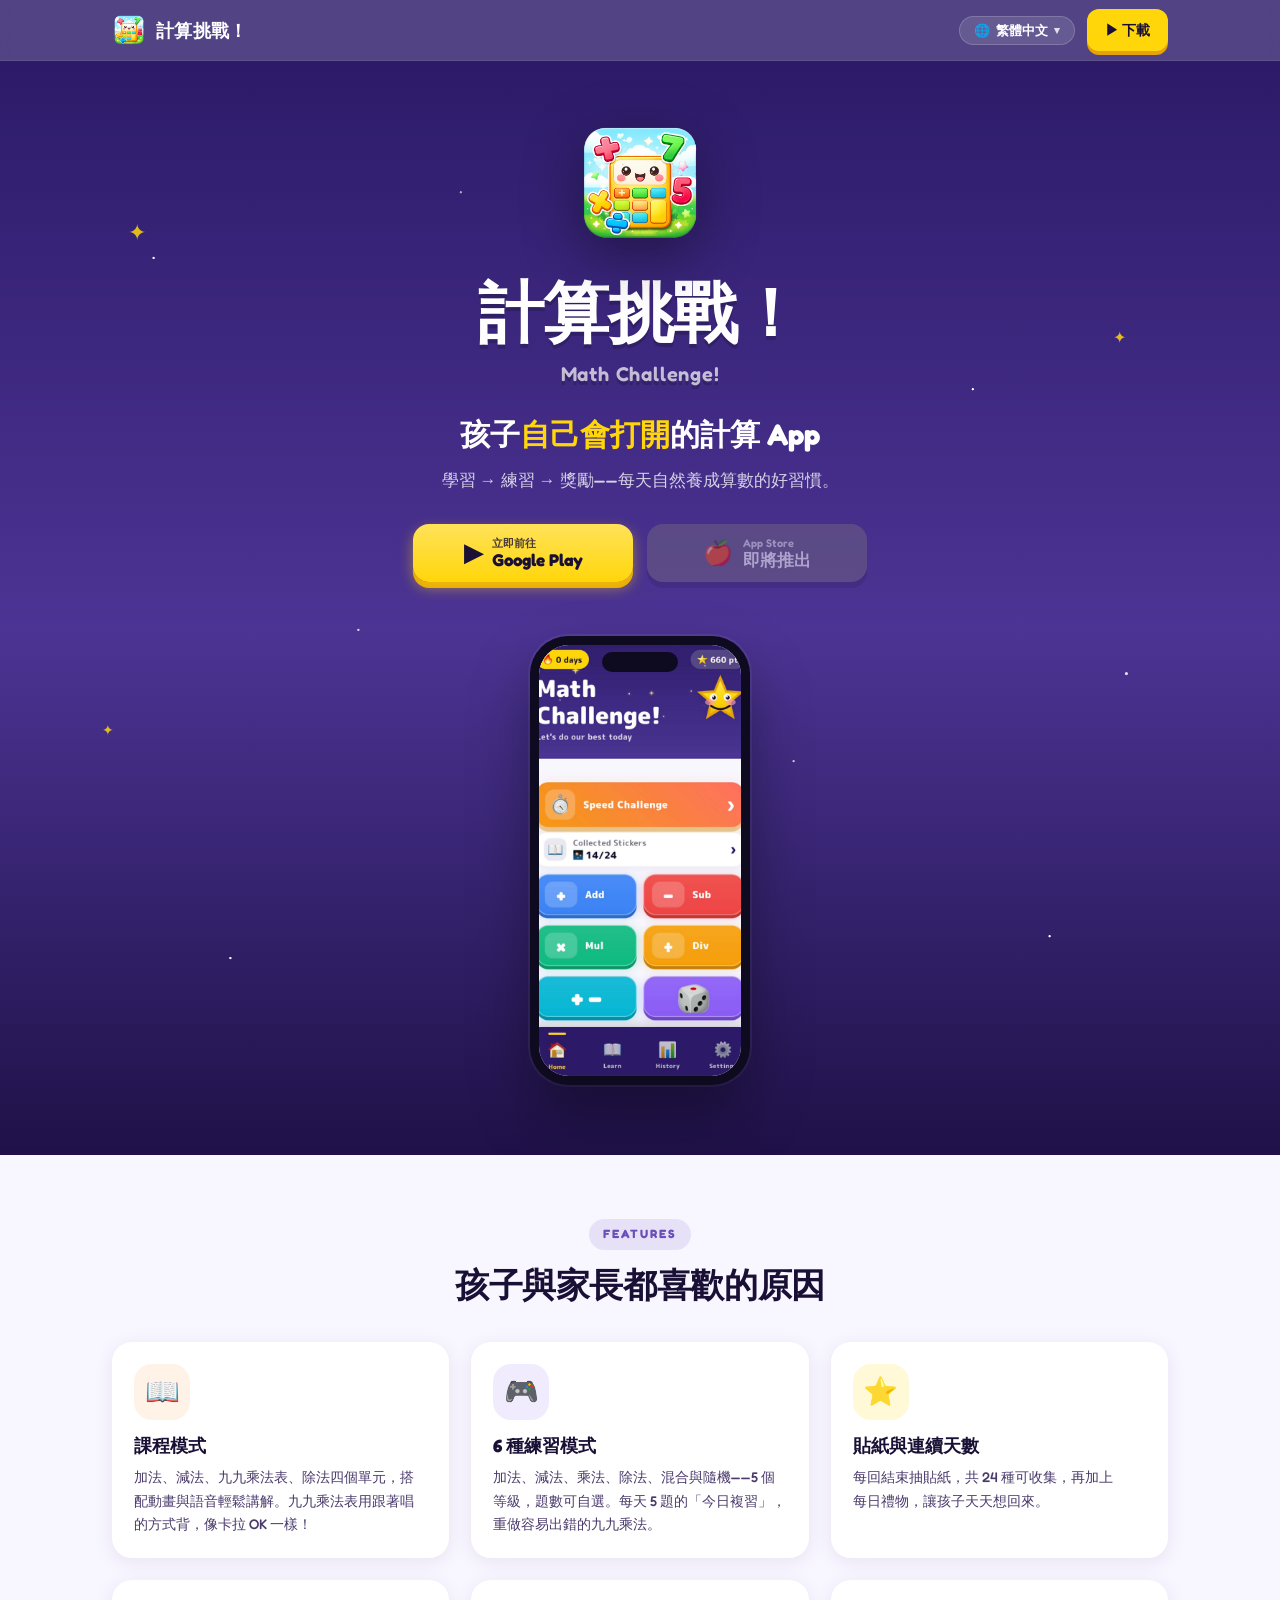
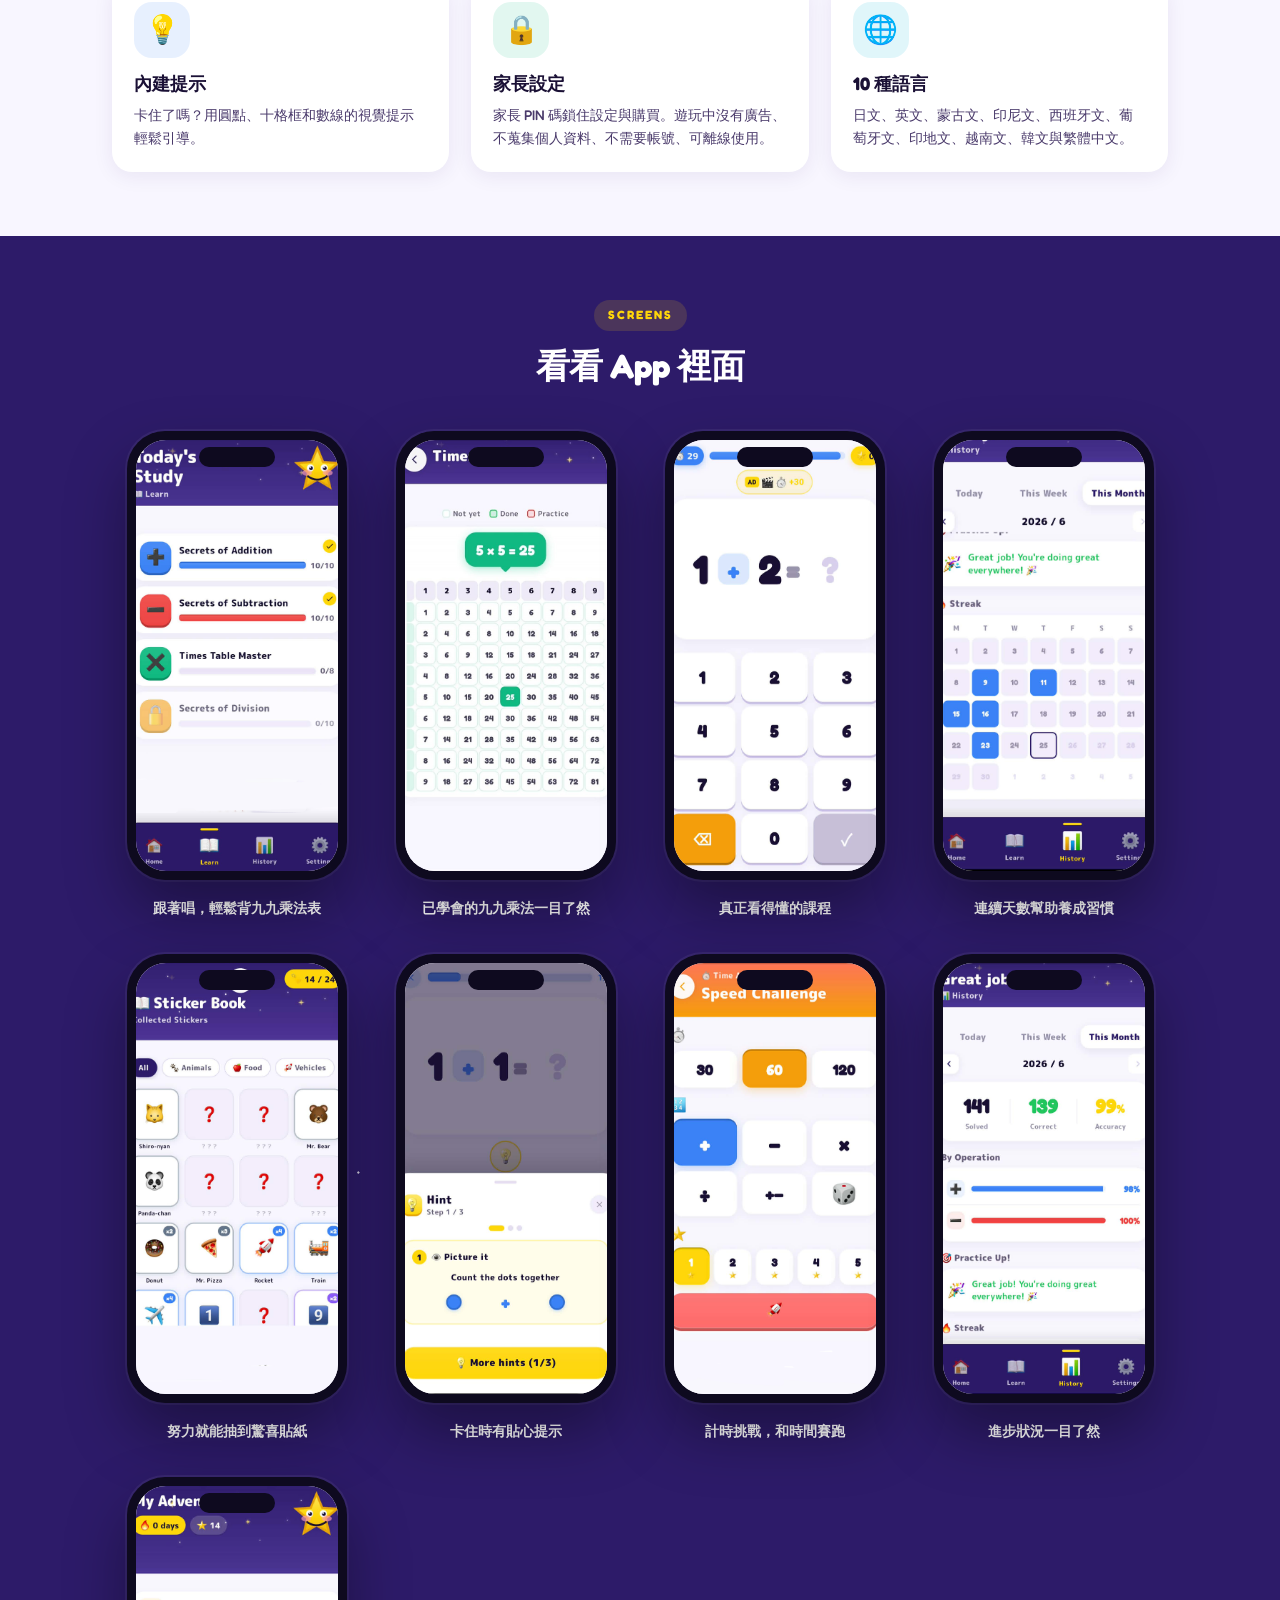
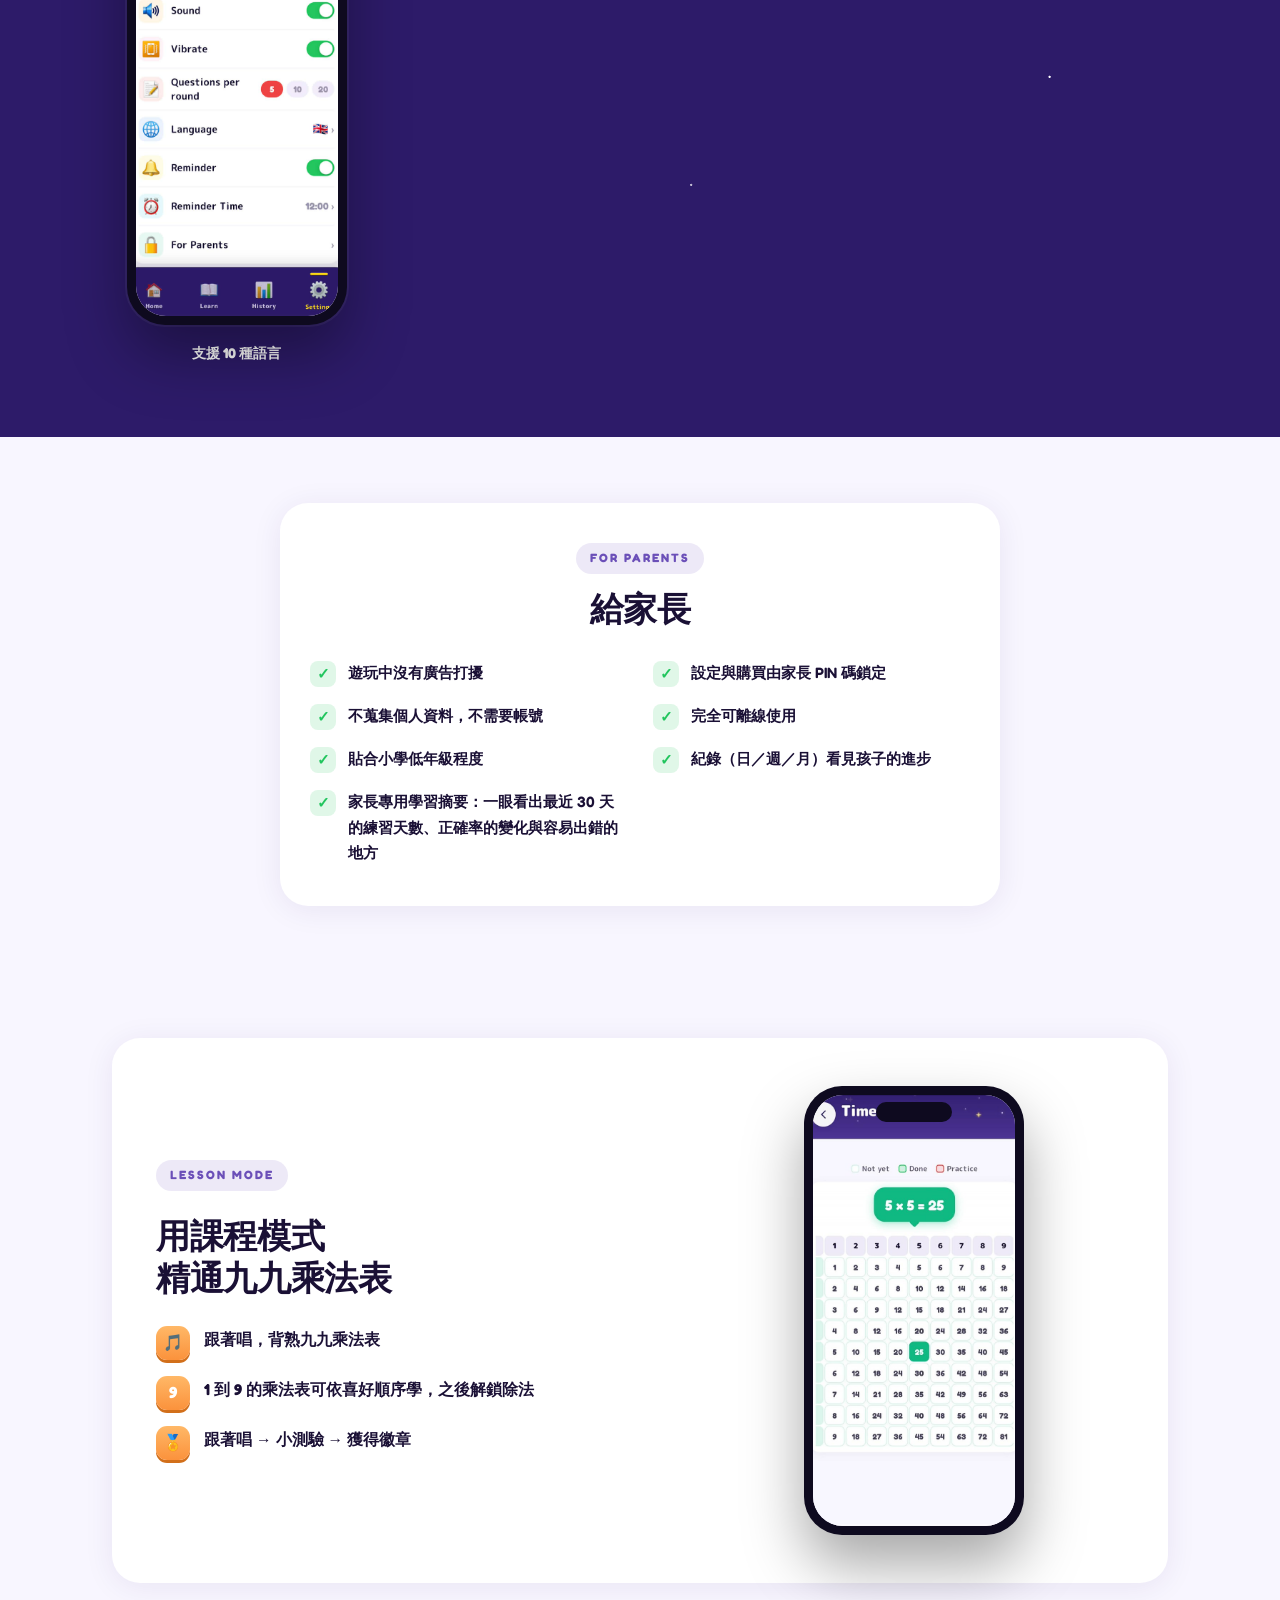
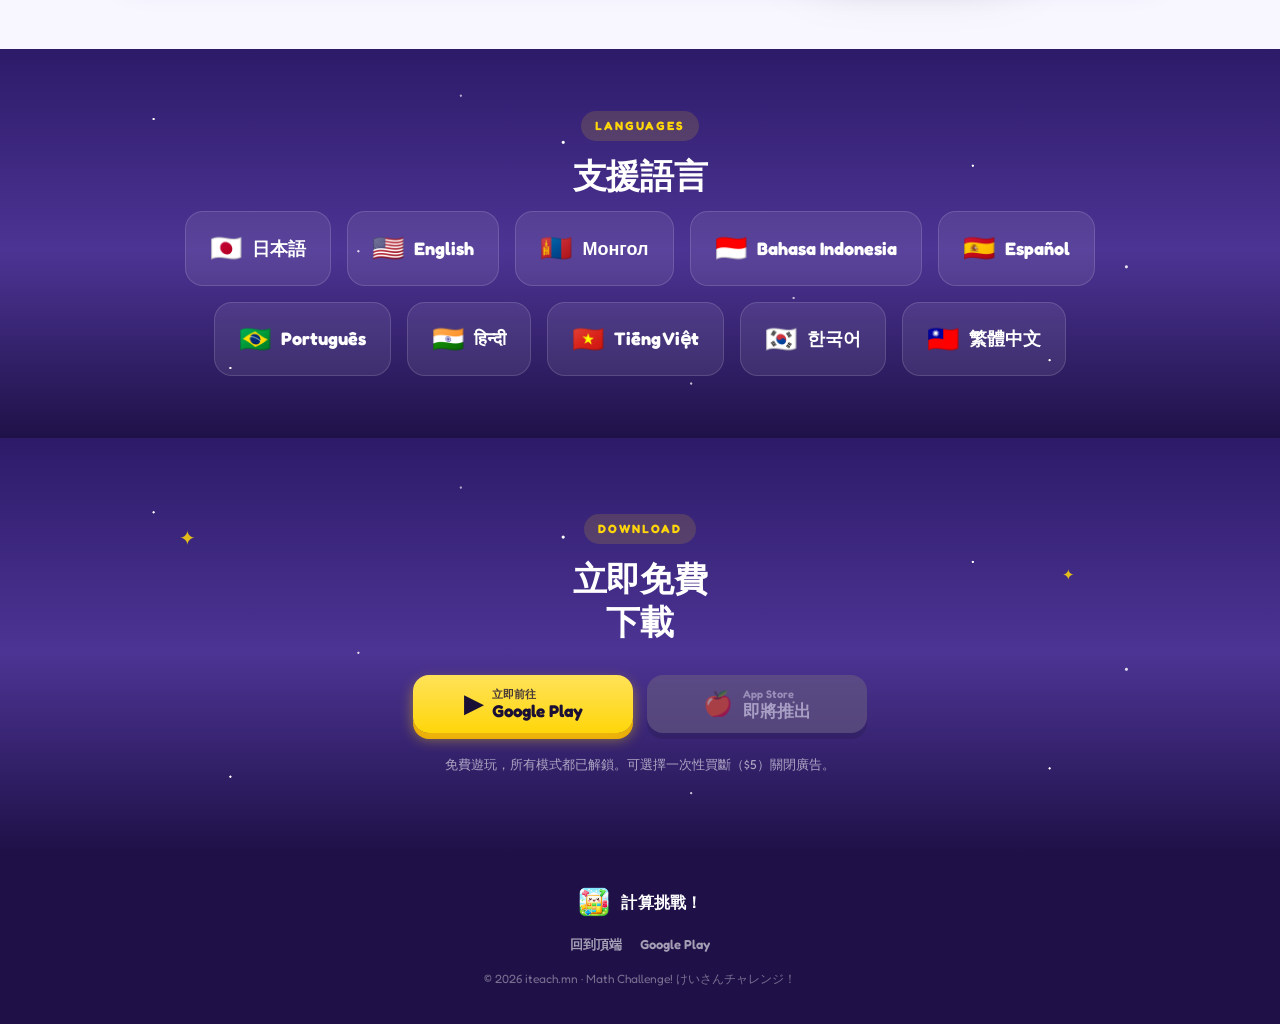
<file: math-challenge/zh-hant/index.html>
<!doctype html>
<html lang="zh-Hant">
<head>
<meta charset="utf-8" />
<meta name="viewport" content="width=device-width, initial-scale=1" />
<title>計算挑戰！— 孩子自己會打開的計算 App</title>
<meta name="description" content="「計算挑戰！」是為 5 到 9 歲設計的計算練習 App。用課程和遊戲學加法、減法、九九乘法表與除法。遊玩中沒有廣告、免註冊、可離線使用。支援 10 種語言。" />
<meta name="robots" content="index, follow" />
<meta name="theme-color" content="#2D1B69" />
<meta name="author" content="iteach.mn" />

<!-- Canonical & language alternates -->
<link rel="canonical" href="https://iteachmn.github.io/math-challenge/zh-hant/" />
<link rel="alternate" hreflang="ja" href="https://iteachmn.github.io/math-challenge/ja/" />
<link rel="alternate" hreflang="en" href="https://iteachmn.github.io/math-challenge/" />
<link rel="alternate" hreflang="mn" href="https://iteachmn.github.io/math-challenge/mn/" />
<link rel="alternate" hreflang="id" href="https://iteachmn.github.io/math-challenge/id/" />
<link rel="alternate" hreflang="es" href="https://iteachmn.github.io/math-challenge/es/" />
<link rel="alternate" hreflang="pt" href="https://iteachmn.github.io/math-challenge/pt/" />
<link rel="alternate" hreflang="hi" href="https://iteachmn.github.io/math-challenge/hi/" />
<link rel="alternate" hreflang="vi" href="https://iteachmn.github.io/math-challenge/vi/" />
<link rel="alternate" hreflang="ko" href="https://iteachmn.github.io/math-challenge/ko/" />
<link rel="alternate" hreflang="zh-Hant" href="https://iteachmn.github.io/math-challenge/zh-hant/" />
<link rel="alternate" hreflang="x-default" href="https://iteachmn.github.io/math-challenge/" />

<!-- OGP / Twitter Card -->
<meta property="og:type" content="website" />
<meta property="og:site_name" content="計算挑戰！" />
<meta property="og:locale" content="zh_TW" />
<meta property="og:locale:alternate" content="ja_JP" />
<meta property="og:locale:alternate" content="en_US" />
<meta property="og:locale:alternate" content="mn_MN" />
<meta property="og:locale:alternate" content="id_ID" />
<meta property="og:locale:alternate" content="es_ES" />
<meta property="og:locale:alternate" content="pt_BR" />
<meta property="og:locale:alternate" content="hi_IN" />
<meta property="og:locale:alternate" content="vi_VN" />
<meta property="og:locale:alternate" content="ko_KR" />
<meta property="og:url" content="https://iteachmn.github.io/math-challenge/zh-hant/" />
<meta property="og:title" content="計算挑戰！— 孩子自己會打開的計算 App" />
<meta property="og:description" content="學習 → 練習 → 獎勵。用課程和遊戲學加減乘除與九九乘法表。遊玩中沒有廣告、免註冊、可離線使用。" />
<meta property="og:image" content="https://iteachmn.github.io/math-challenge/assets/ogp.png" />
<meta property="og:image:width" content="1200" />
<meta property="og:image:height" content="630" />
<meta property="og:image:alt" content="Math Challenge! / けいさんチャレンジ！" />
<meta name="twitter:card" content="summary_large_image" />
<meta name="twitter:title" content="計算挑戰！" />
<meta name="twitter:description" content="孩子自己會打開的計算 App。輕鬆練習加法、減法、九九乘法表和除法。" />
<meta name="twitter:image" content="https://iteachmn.github.io/math-challenge/assets/ogp.png" />
<meta name="twitter:image:alt" content="Math Challenge! / けいさんチャレンジ！" />

<!-- Structured data (JSON-LD) -->
<script type="application/ld+json">
{
  "@context": "https://schema.org",
  "@type": "MobileApplication",
  "name": "計算挑戰！",
  "alternateName": "Math Challenge!",
  "operatingSystem": "Android",
  "applicationCategory": "EducationalApplication",
  "applicationSubCategory": "Mathematics",
  "contentRating": "Everyone",
  "softwareVersion": "2.8.8",
  "datePublished": "2026-10-28",
  "featureList": "Lesson mode (addition, subtraction, times tables, division), 6 practice modes, time attack, visual hints, sticker collection, daily streaks, daily times-table review, parent learning summary, progress history, offline play",
  "inLanguage": ["zh-Hant", "ja", "en", "mn", "id", "es", "pt", "hi", "vi", "ko"],
  "description": "為 5 到 9 歲設計的計算練習 App。用動畫課程和遊戲學加法、減法、九九乘法表與除法。遊玩中沒有廣告、免註冊、可離線使用。",
  "image": "https://iteachmn.github.io/math-challenge/assets/app_icon.png",
  "screenshot": [
    "https://iteachmn.github.io/math-challenge/images/home.png",
    "https://iteachmn.github.io/math-challenge/images/study.png",
    "https://iteachmn.github.io/math-challenge/images/times_table.jpg",
    "https://iteachmn.github.io/math-challenge/images/challange.png",
    "https://iteachmn.github.io/math-challenge/images/history_1.png"
  ],
  "publisher": { "@type": "Organization", "name": "iteach.mn", "url": "https://iteach.mn" },
  "url": "https://iteachmn.github.io/math-challenge/zh-hant/",
  "downloadUrl": "https://play.google.com/store/apps/details?id=mn.iteach.math_challenge",
  "offers": { "@type": "Offer", "price": "0", "priceCurrency": "TWD" },
  "author": { "@type": "Organization", "name": "iteach.mn", "url": "https://iteach.mn" }
}
</script>

<link rel="preconnect" href="https://fonts.googleapis.com">
<link rel="preconnect" href="https://fonts.gstatic.com" crossorigin>
<link href="https://fonts.googleapis.com/css2?family=Fredoka:wght@500;600;700;900&family=M+PLUS+Rounded+1c:wght@400;500;700;800;900&display=swap" rel="stylesheet">
<link rel="preload" as="image" href="../images/home.png" fetchpriority="high" />
<link rel="stylesheet" href="../styles.css" />
<link rel="icon" href="../assets/app_icon.png" />
</head>
<body>

<!-- ============ Header ============ -->
<header class="site-header">
  <div class="wrap">
    <a class="brand-mini" href="#top">
      <img src="../assets/app_icon.png" alt="計算挑戰！" />
      <b>計算挑戰！</b>
    </a>
    <div class="header-spacer"></div>
    <details class="lang-menu">
      <summary aria-label="選擇語言">🌐 <span class="lang-cur">繁體中文</span></summary>
      <div class="lang-menu-list" role="navigation" aria-label="選擇語言">
        <a href="../ja/">日本語</a>
        <a href="../">English</a>
        <a href="../mn/">Монгол</a>
        <a href="../id/">Bahasa Indonesia</a>
        <a href="../es/">Español</a>
        <a href="../pt/">Português</a>
        <a href="../hi/">हिन्दी</a>
        <a href="../vi/">Tiếng Việt</a>
        <a href="../ko/">한국어</a>
        <a href="./" aria-current="page">繁體中文</a>
      </div>
    </details>
    <a class="header-cta" href="https://play.google.com/store/apps/details?id=mn.iteach.math_challenge&referrer=utm_source%3Dlp_zh_hant%26utm_medium%3Dweb%26utm_campaign%3Dlanding">▶ 下載</a>
  </div>
</header>

<!-- ============ Section 1 — Hero ============ -->
<section class="night hero on-dark" id="top">
  <div class="stars"></div>
  <span class="star-deco font-display" style="top:14%; left:10%; font-size:22px;">✦</span>
  <span class="star-deco font-display" style="top:24%; right:12%; font-size:16px; animation-delay:1.1s;">✦</span>
  <span class="star-deco font-display" style="top:60%; left:8%; font-size:14px; animation-delay:2s;">✦</span>
  <div class="wrap">
    <img class="hero-icon" src="../assets/app_icon.png" alt="計算挑戰！App 圖示" />
    <h1 class="hero-name font-display">計算挑戰！<span class="en">Math Challenge!</span></h1>
    <p class="hero-catch">孩子<span class="pop">自己會打開</span>的計算 App</p>
    <p class="hero-sub">
      學習 → 練習 → 獎勵——每天自然養成算數的好習慣。
    </p>
    <div class="cta-row">
      <a class="btn btn-play" href="https://play.google.com/store/apps/details?id=mn.iteach.math_challenge&referrer=utm_source%3Dlp_zh_hant%26utm_medium%3Dweb%26utm_campaign%3Dlanding">
        <span class="btn-ico">▶</span>
        <span class="btn-label"><small>立即前往</small>Google Play</span>
      </a>
      <span class="btn btn-store" role="button" aria-disabled="true">
        <span class="btn-ico">🍎</span>
        <span class="btn-label"><small>App Store</small>即將推出</span>
      </span>
    </div>

    <div class="hero-shot">
      <div class="phone phone-lg">
        <div class="phone-screen">
          <img class="shot-img" fetchpriority="high" decoding="async" src="../images/home.png" alt="計算挑戰！主畫面" />
        </div>
      </div>
    </div>
  </div>
</section>

<!-- ============ Section 2 — Features ============ -->
<section class="features">
  <div class="wrap">
    <div class="sec-head">
      <span class="sec-kicker">Features</span>
      <h2 class="sec-title">孩子與家長都喜歡的原因</h2>
    </div>
    <div class="feat-grid">
      <article class="card feat-card">
        <div class="feat-badge" style="background:rgba(251,146,60,0.12); color:#FB923C;">📖</div>
        <h3>課程模式</h3>
        <p>加法、減法、<span style="white-space:nowrap">九九乘法表</span>、除法四個單元，搭配動畫與語音輕鬆講解。<span style="white-space:nowrap">九九乘法表</span>用跟著唱的方式背，像<span style="white-space:nowrap">卡拉 OK</span> 一樣！</p>
      </article>
      <article class="card feat-card">
        <div class="feat-badge" style="background:rgba(139,92,246,0.12); color:#8B5CF6;">🎮</div>
        <h3>6 種練習模式</h3>
        <p>加法、減法、乘法、除法、混合與隨機——5 個等級，題數可自選。每天 5 題的「<span style="white-space:nowrap">今日複習</span>」，重做容易出錯的<span style="white-space:nowrap">九九乘法</span>。</p>
      </article>
      <article class="card feat-card">
        <div class="feat-badge" style="background:rgba(255,214,10,0.16); color:#E5A20A;">⭐</div>
        <h3>貼紙與<span style="white-space:nowrap">連續天數</span></h3>
        <p>每回結束抽貼紙，共 24 種可收集，再加上<span style="white-space:nowrap">每日禮物</span>，讓孩子天天想回來。</p>
      </article>
      <article class="card feat-card">
        <div class="feat-badge" style="background:rgba(59,130,246,0.12); color:#3B82F6;">💡</div>
        <h3>內建提示</h3>
        <p>卡住了嗎？用圓點、十格框和數線的<span style="white-space:nowrap">視覺提示</span>輕鬆引導。</p>
      </article>
      <article class="card feat-card">
        <div class="feat-badge" style="background:rgba(16,185,129,0.12); color:#10B981;">🔒</div>
        <h3>家長設定</h3>
        <p><span style="white-space:nowrap">家長 PIN 碼</span>鎖住設定與購買。遊玩中沒有廣告、不蒐集<span style="white-space:nowrap">個人資料</span>、不需要帳號、可離線使用。</p>
      </article>
      <article class="card feat-card">
        <div class="feat-badge" style="background:rgba(6,182,212,0.12); color:#06B6D4;">🌐</div>
        <h3>10 種語言</h3>
        <p>日文、英文、蒙古文、印尼文、西班牙文、葡萄牙文、印地文、越南文、韓文與繁體中文。</p>
      </article>
    </div>
  </div>
</section>

<!-- ============ Section 3 — Screenshots ============ -->
<section class="shots night on-dark">
  <div class="stars"></div>
  <div class="wrap">
    <div class="sec-head">
      <span class="sec-kicker">Screens</span>
      <h2 class="sec-title" style="color:#fff;">看看 App 裡面</h2>
    </div>
  </div>
  <div class="wrap">
    <div class="shots-scroll">
      <div class="shot-item">
        <div class="phone"><div class="phone-screen">
          <img class="shot-img" src="../images/study.png" alt="課程模式——學習選單" loading="lazy" />
        </div></div>
        <p class="shot-cap">跟著唱，輕鬆背<span style="white-space:nowrap">九九乘法表</span></p>
      </div>

      <!-- Shot: times table chart -->
      <div class="shot-item">
        <div class="phone"><div class="phone-screen">
          <img class="shot-img" src="../images/times_table.jpg" alt="九九乘法表——看哪些已經學會" loading="lazy" />
        </div></div>
        <p class="shot-cap">已學會的<span style="white-space:nowrap">九九乘法</span>一目了然</p>
      </div>

      <div class="shot-item">
        <div class="phone"><div class="phone-screen">
          <img class="shot-img" src="../images/lesson.png" alt="正在解練習題" loading="lazy" />
        </div></div>
        <p class="shot-cap">真正看得懂的課程</p>
      </div>

      <div class="shot-item">
        <div class="phone"><div class="phone-screen">
          <img class="shot-img" src="../images/history_2.png" alt="連續天數日曆" loading="lazy" />
        </div></div>
        <p class="shot-cap"><span style="white-space:nowrap">連續天數</span>幫助養成習慣</p>
      </div>

      <div class="shot-item">
        <div class="phone"><div class="phone-screen">
          <img class="shot-img" src="../images/book.png" alt="貼紙收藏本" loading="lazy" />
        </div></div>
        <p class="shot-cap">努力就能抽到驚喜貼紙</p>
      </div>

      <div class="shot-item">
        <div class="phone"><div class="phone-screen">
          <img class="shot-img" src="../images/hint_1.png" alt="逐步提示" loading="lazy" />
        </div></div>
        <p class="shot-cap">卡住時有貼心提示</p>
      </div>

      <div class="shot-item">
        <div class="phone"><div class="phone-screen">
          <img class="shot-img" src="../images/challange.png" alt="計時挑戰" loading="lazy" />
        </div></div>
        <p class="shot-cap">計時挑戰，和時間賽跑</p>
      </div>

      <div class="shot-item">
        <div class="phone"><div class="phone-screen">
          <img class="shot-img" src="../images/history_1.png" alt="學習紀錄與正確率" loading="lazy" />
        </div></div>
        <p class="shot-cap">進步狀況一目了然</p>
      </div>

      <div class="shot-item">
        <div class="phone"><div class="phone-screen">
          <img class="shot-img" src="../images/setting.png" alt="設定與家長選單" loading="lazy" />
        </div></div>
        <p class="shot-cap">支援 10 種語言</p>
      </div>
    </div>
  </div>
</section>

<!-- ============ Section 4 — Parents ============ -->
<section class="parents">
  <div class="wrap">
    <div class="parents-inner">
      <div class="sec-head" style="margin-bottom:6px;">
        <span class="sec-kicker">For Parents</span>
        <h2 class="sec-title">給家長</h2>
      </div>
      <ul class="check-list">
        <li><span class="ck">✓</span><span>遊玩中沒有廣告打擾</span></li>
        <li><span class="ck">✓</span><span>設定與購買由<span style="white-space:nowrap">家長 PIN 碼</span>鎖定</span></li>
        <li><span class="ck">✓</span><span>不蒐集<span style="white-space:nowrap">個人資料</span>，不需要帳號</span></li>
        <li><span class="ck">✓</span><span>完全可離線使用</span></li>
        <li><span class="ck">✓</span><span>貼合小學低年級程度</span></li>
        <li><span class="ck">✓</span><span>紀錄（日／週／月）看見孩子的進步</span></li>
        <li><span class="ck">✓</span><span>家長專用<span style="white-space:nowrap">學習摘要</span>：一眼看出最近 30 天的<span style="white-space:nowrap">練習天數</span>、<span style="white-space:nowrap">正確率</span>的變化與容易出錯的地方</span></li>
      </ul>
    </div>
  </div>
</section>

<!-- ============ Section 5 — Lesson mode ============ -->
<section class="lesson">
  <div class="wrap">
    <div class="lesson-inner">
      <div>
        <span class="sec-kicker">Lesson Mode</span>
        <h2 class="sec-title" style="text-align:left; margin-top:10px;">用課程模式<br>精通<span style="white-space:nowrap">九九乘法表</span></h2>
        <ul class="lesson-list">
          <li><span class="lesson-num">🎵</span><span><b>跟著唱，背熟<span style="white-space:nowrap">九九乘法表</span></b></span></li>
          <li><span class="lesson-num">9</span><span><b>1 到 9 的乘法表可依喜好順序學，之後解鎖除法</b></span></li>
          <li><span class="lesson-num">🏅</span><span><b>跟著唱 → <span style="white-space:nowrap">小測驗</span> → 獲得徽章</b></span></li>
        </ul>
      </div>
      <div class="lesson-shot">
        <div class="phone"><div class="phone-screen">
          <img class="shot-img" src="../images/times_table.jpg" alt="標示已學會與練習中乘法表的九九乘法表" loading="lazy" />
        </div></div>
      </div>
    </div>
  </div>
</section>

<!-- ============ Section 6 — Languages ============ -->
<section class="langs night on-dark">
  <div class="stars"></div>
  <div class="wrap">
    <div class="sec-head" style="margin-bottom:14px;">
      <span class="sec-kicker">Languages</span>
      <h2 class="sec-title" style="color:#fff;">支援語言</h2>
    </div>
    <div class="lang-flags">
      <div class="lang-pill"><span class="flag">🇯🇵</span> 日本語</div>
      <div class="lang-pill"><span class="flag">🇺🇸</span> English</div>
      <div class="lang-pill"><span class="flag">🇲🇳</span> Монгол</div>
      <div class="lang-pill"><span class="flag">🇮🇩</span> Bahasa Indonesia</div>
      <div class="lang-pill"><span class="flag">🇪🇸</span> Español</div>
      <div class="lang-pill"><span class="flag">🇧🇷</span> Português</div>
      <div class="lang-pill"><span class="flag">🇮🇳</span> हिन्दी</div>
      <div class="lang-pill"><span class="flag">🇻🇳</span> Tiếng Việt</div>
      <div class="lang-pill"><span class="flag">🇰🇷</span> 한국어</div>
      <div class="lang-pill"><span class="flag">🇹🇼</span> 繁體中文</div>
    </div>
  </div>
</section>

<!-- ============ Section 7 — Download CTA ============ -->
<section class="download night on-dark">
  <div class="stars"></div>
  <span class="star-deco font-display" style="top:20%; left:14%; font-size:20px;">✦</span>
  <span class="star-deco font-display" style="top:30%; right:16%; font-size:15px; animation-delay:1.3s;">✦</span>
  <div class="wrap">
    <div class="sec-head" style="margin-bottom:0;">
      <span class="sec-kicker">Download</span>
      <h2 class="sec-title">立即免費<br>下載</h2>
    </div>
    <div class="cta-row">
      <a class="btn btn-play" href="https://play.google.com/store/apps/details?id=mn.iteach.math_challenge&referrer=utm_source%3Dlp_zh_hant%26utm_medium%3Dweb%26utm_campaign%3Dlanding">
        <span class="btn-ico">▶</span>
        <span class="btn-label"><small>立即前往</small>Google Play</span>
      </a>
      <span class="btn btn-store" role="button" aria-disabled="true">
        <span class="btn-ico">🍎</span>
        <span class="btn-label"><small>App Store</small>即將推出</span>
      </span>
    </div>
    <p class="download-note">免費遊玩，所有模式都已解鎖。可選擇一次性買斷（$5）關閉廣告。</p>
  </div>
</section>

<!-- ============ Footer ============ -->
<footer class="site-footer">
  <div class="wrap">
    <div class="brand-mini">
      <img src="../assets/app_icon.png" alt="" />
      <b style="color:#fff;">計算挑戰！</b>
    </div>
    <nav class="foot-links">
      <a href="#top">回到頂端</a>
      <a href="https://play.google.com/store/apps/details?id=mn.iteach.math_challenge&referrer=utm_source%3Dlp_zh_hant%26utm_medium%3Dweb%26utm_campaign%3Dlanding">Google Play</a>
    </nav>
    <p class="foot-copy">© 2026 iteach.mn · Math Challenge! けいさんチャレンジ！</p>
  </div>
</footer>

</body>
</html>
</file>
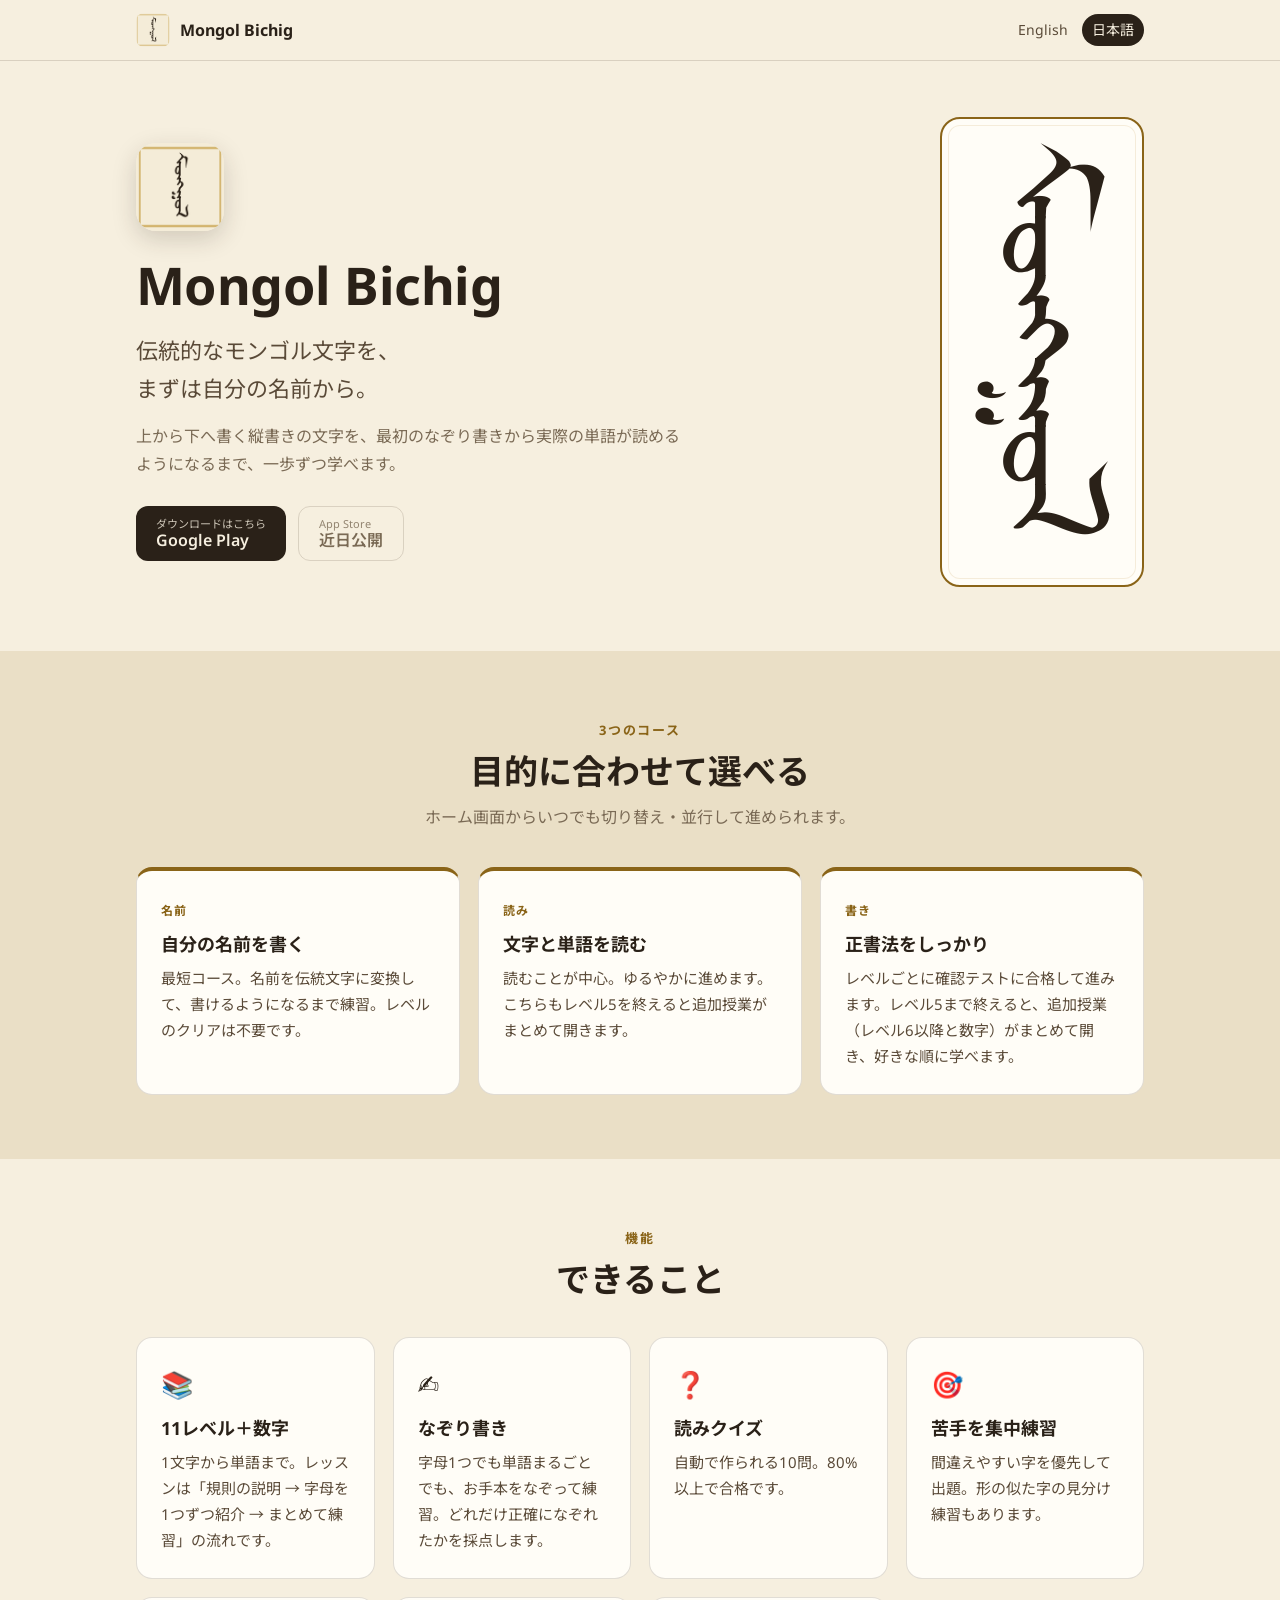
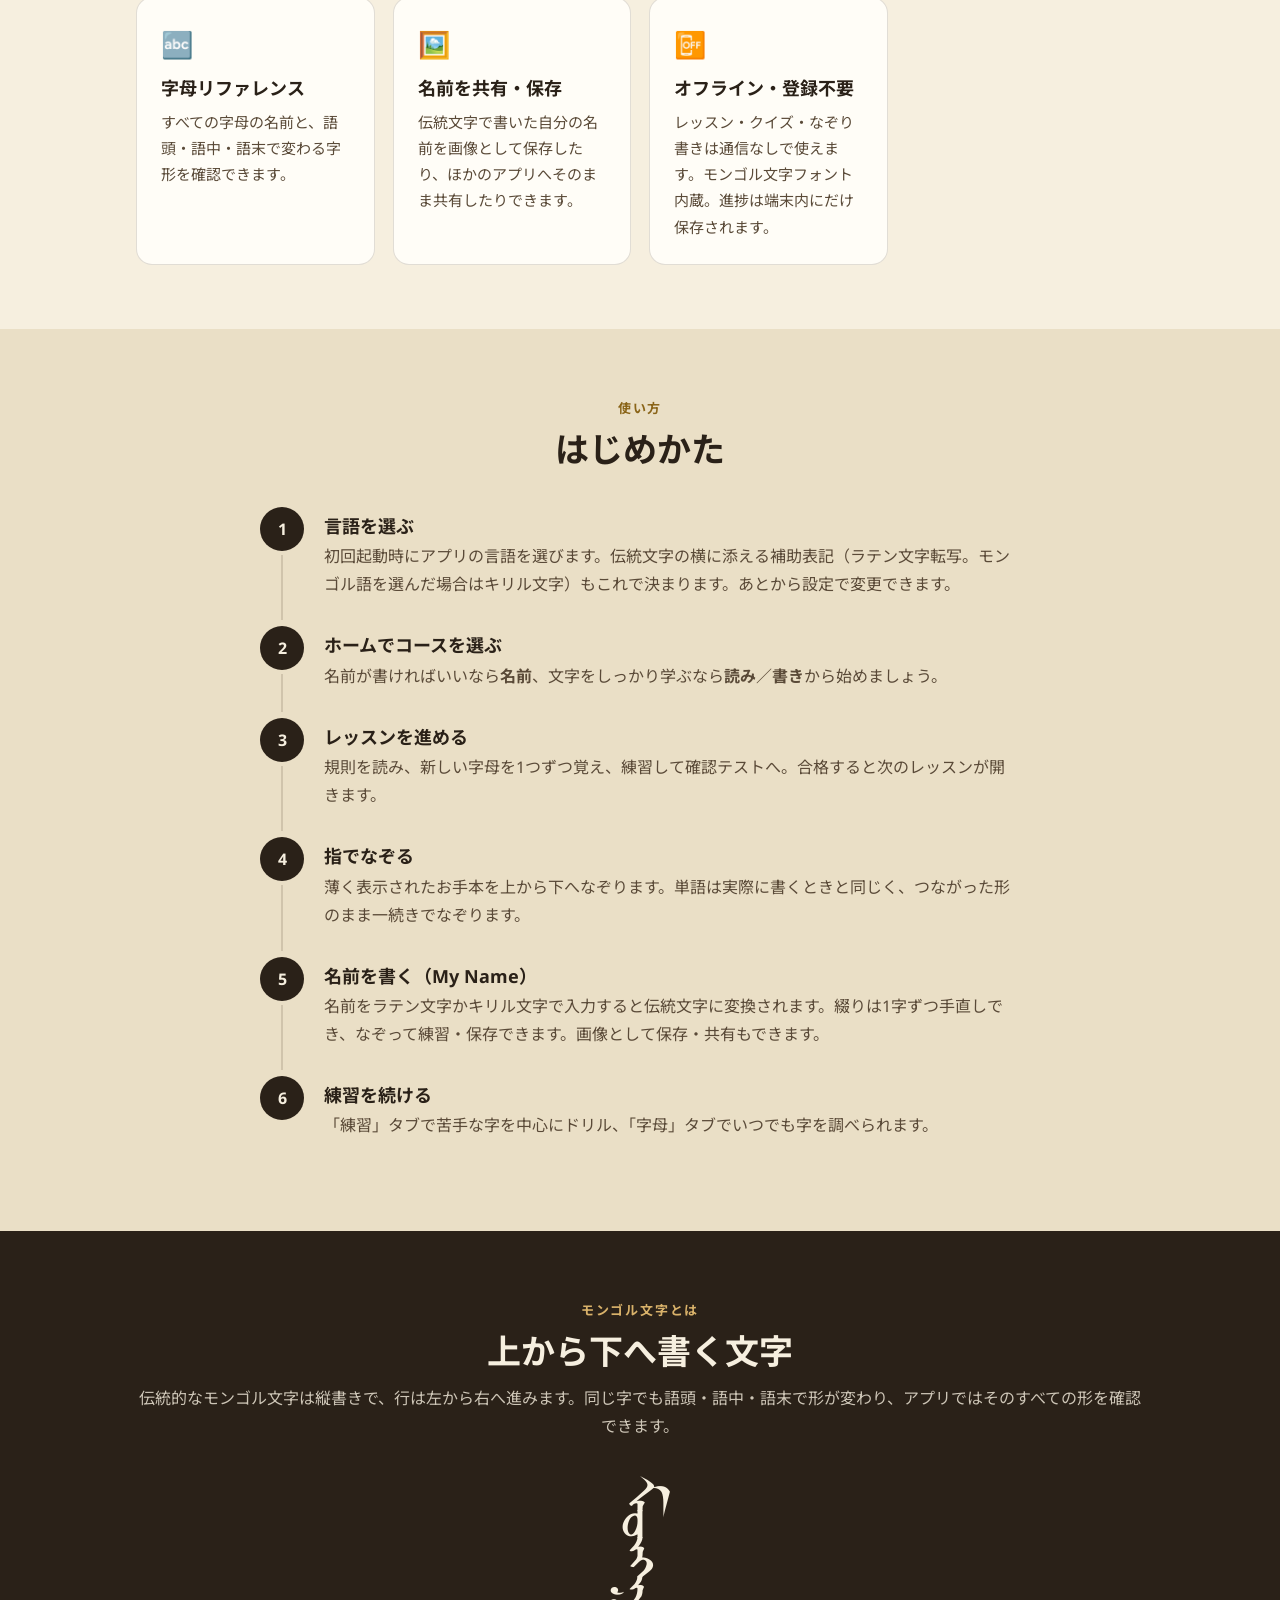
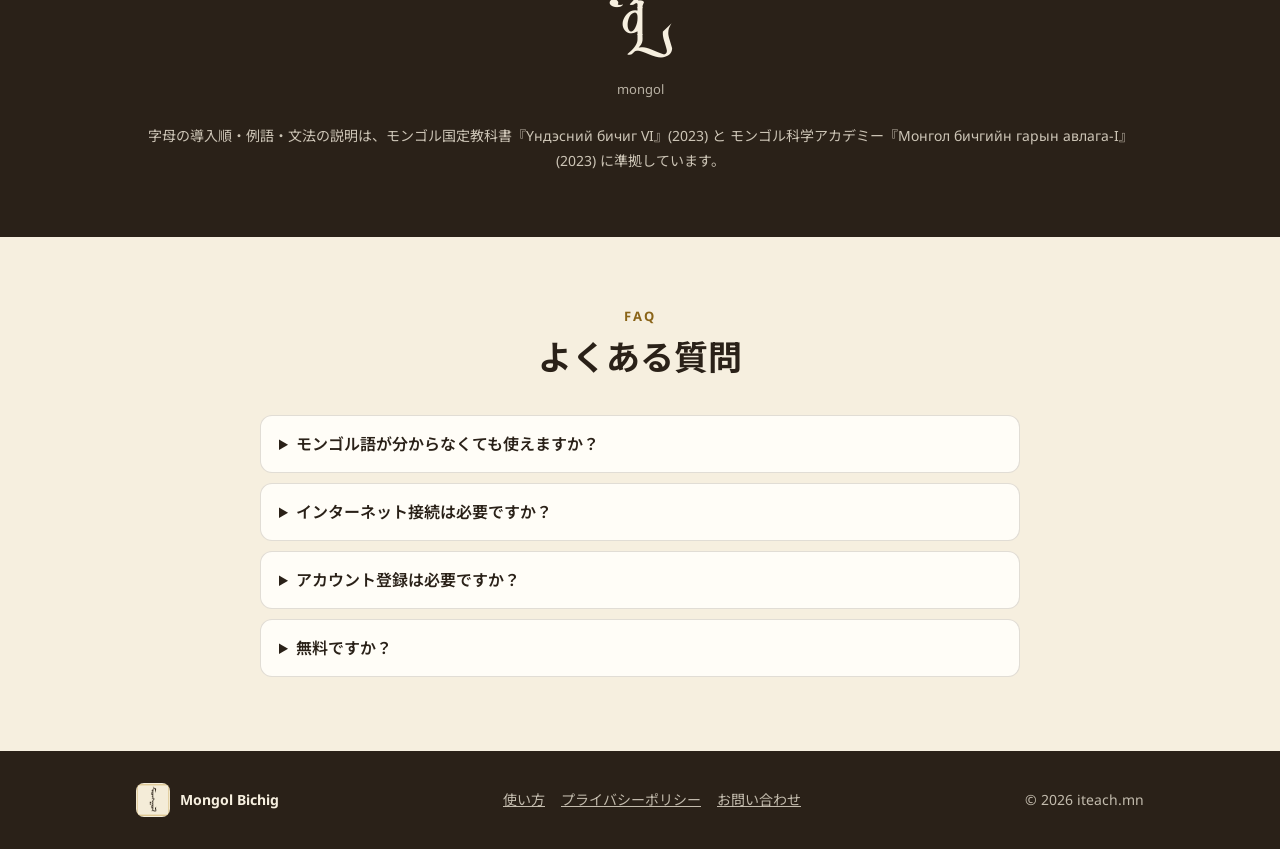
<file: mongol-bichig/ja/index.html>
<!doctype html>
<html lang="ja">
<head>
<meta charset="utf-8" />
<meta name="viewport" content="width=device-width, initial-scale=1" />
<title>モンゴル文字 学習アプリ Mongol Bichig｜縦書きを名前から読み書き</title>
<meta name="description" content="Mongol Bichig：伝統的なモンゴル文字（縦書き）を、自分の名前から読み書きできるようになる学習アプリ。なぞり書き・読みクイズ・字母リファレンス・練習ドリル。登録不要・オフライン対応。" />
<meta name="robots" content="index, follow" />
<meta name="theme-color" content="#2A2118" />
<meta name="author" content="iteach.mn" />

<link rel="canonical" href="https://iteachmn.github.io/mongol-bichig/ja/" />
<link rel="alternate" hreflang="en" href="https://iteachmn.github.io/mongol-bichig/" />
<link rel="alternate" hreflang="ja" href="https://iteachmn.github.io/mongol-bichig/ja/" />
<link rel="alternate" hreflang="x-default" href="https://iteachmn.github.io/mongol-bichig/" />

<meta property="og:type" content="website" />
<meta property="og:site_name" content="Mongol Bichig" />
<meta property="og:locale" content="ja_JP" />
<meta property="og:locale:alternate" content="en_US" />
<meta property="og:url" content="https://iteachmn.github.io/mongol-bichig/ja/" />
<meta property="og:title" content="Mongol Bichig — モンゴル文字を書いてみよう" />
<meta property="og:description" content="伝統的なモンゴル文字を、自分の名前から読み書きしよう。" />
<meta property="og:image" content="https://iteachmn.github.io/mongol-bichig/assets/ogp.png" />
<meta property="og:image:width" content="1024" />
<meta property="og:image:height" content="500" />
<meta property="og:image:alt" content="Mongol Bichig – モンゴル文字（縦書き）学習アプリ" />
<meta name="twitter:card" content="summary_large_image" />
<meta name="twitter:title" content="Mongol Bichig — モンゴル文字を書いてみよう" />
<meta name="twitter:description" content="伝統的なモンゴル文字を、自分の名前から読み書きしよう。" />
<meta name="twitter:image" content="https://iteachmn.github.io/mongol-bichig/assets/ogp.png" />
<meta name="twitter:image:alt" content="Mongol Bichig – モンゴル文字（縦書き）学習アプリ" />

<script type="application/ld+json">
{
  "@context": "https://schema.org",
  "@type": "MobileApplication",
  "name": "Mongol Bichig",
  "operatingSystem": "Android",
  "applicationCategory": "EducationalApplication",
  "inLanguage": ["en", "ja"],
  "description": "伝統的なモンゴル文字を、自分の名前から読み書きしよう。",
  "image": "https://iteachmn.github.io/mongol-bichig/assets/icon-512.png",
  "url": "https://iteachmn.github.io/mongol-bichig/ja/",
  "installUrl": "https://play.google.com/store/apps/details?id=mn.iteach.mongolbichig",
  "softwareVersion": "1.1.0",
  "downloadUrl": "https://play.google.com/store/apps/details?id=mn.iteach.mongolbichig",
  "installUrl": "https://play.google.com/store/apps/details?id=mn.iteach.mongolbichig",
  "offers": { "@type": "Offer", "price": "0", "priceCurrency": "USD" },
  "author": { "@type": "Organization", "name": "iteach.mn", "url": "https://iteach.mn" },
  "publisher": { "@type": "Organization", "name": "iteach.mn", "url": "https://iteach.mn" }
}
</script>

<link rel="preload" href="../assets/fonts/cmdashitseden.woff" as="font" type="font/woff" crossorigin />
<link rel="preconnect" href="https://fonts.googleapis.com">
<link rel="preconnect" href="https://fonts.gstatic.com" crossorigin>
<link href="https://fonts.googleapis.com/css2?family=Noto+Sans:wght@400;600;700&family=Noto+Sans+JP:wght@400;600;700&display=swap" rel="stylesheet">
<link rel="stylesheet" href="../styles.css" />
<link rel="icon" type="image/png" sizes="192x192" href="../assets/icon-192.png" />
<link rel="apple-touch-icon" href="../assets/apple-touch-icon.png" />
</head>
<body>

<header class="site-header">
  <div class="wrap">
    <a class="brand-mini" href="#top"><img src="../assets/icon-192.png" alt="" width="34" height="34" /><span>Mongol Bichig</span></a>
    <div class="header-spacer"></div>
    <nav class="lang-switch" aria-label="言語">
      <a href="../">English</a>
      <a href="./" aria-current="page">日本語</a>
    </nav>
  </div>
</header>

<section class="hero" id="top">
  <div class="wrap">
    <div>
      <img class="hero-icon" src="../assets/icon-192.png" width="88" height="88" alt="Mongol Bichig アプリアイコン" />
      <h1>Mongol Bichig</h1>
      <p class="hero-catch">伝統的なモンゴル文字を、<br>まずは自分の名前から。</p>
      <p class="hero-sub">上から下へ書く縦書きの文字を、最初のなぞり書きから実際の単語が読めるようになるまで、一歩ずつ学べます。</p>
      <div class="cta-row">
        <a class="btn" href="https://play.google.com/store/apps/details?id=mn.iteach.mongolbichig"><span class="btn-label"><small>ダウンロードはこちら</small>Google Play</span></a>
        <span class="btn" role="button" aria-disabled="true"><span class="btn-label"><small>App Store</small>近日公開</span></span>
      </div>
    </div>
    <div class="hero-script mongol" lang="mn-Mong" aria-label="モンゴル（伝統文字）">ᠮᠣᠩᠭᠤᠯ</div>
  </div>
</section>

<section class="alt">
  <div class="wrap">
    <div class="sec-head">
      <span class="sec-kicker">3つのコース</span>
      <h2 class="sec-title">目的に合わせて選べる</h2>
      <p class="sec-lead">ホーム画面からいつでも切り替え・並行して進められます。</p>
    </div>
    <div class="grid">
      <article class="card course">
        <span class="tag">名前</span>
        <h3>自分の名前を書く</h3>
        <p>最短コース。名前を伝統文字に変換して、書けるようになるまで練習。レベルのクリアは不要です。</p>
      </article>
      <article class="card course">
        <span class="tag">読み</span>
        <h3>文字と単語を読む</h3>
        <p>読むことが中心。ゆるやかに進めます。こちらもレベル5を終えると追加授業がまとめて開きます。</p>
      </article>
      <article class="card course">
        <span class="tag">書き</span>
        <h3>正書法をしっかり</h3>
        <p>レベルごとに確認テストに合格して進みます。レベル5まで終えると、追加授業（レベル6以降と数字）がまとめて開き、好きな順に学べます。</p>
      </article>
    </div>
  </div>
</section>

<section>
  <div class="wrap">
    <div class="sec-head">
      <span class="sec-kicker">機能</span>
      <h2 class="sec-title">できること</h2>
    </div>
    <div class="grid grid-4">
      <article class="card"><div class="ico">📚</div><h3>11レベル＋数字</h3><p>1文字から単語まで。レッスンは「規則の説明 → 字母を1つずつ紹介 → まとめて練習」の流れです。</p></article>
      <article class="card"><div class="ico">✍️</div><h3>なぞり書き</h3><p>字母1つでも単語まるごとでも、お手本をなぞって練習。どれだけ正確になぞれたかを採点します。</p></article>
      <article class="card"><div class="ico">❓</div><h3>読みクイズ</h3><p>自動で作られる10問。80%以上で合格です。</p></article>
      <article class="card"><div class="ico">🎯</div><h3>苦手を集中練習</h3><p>間違えやすい字を優先して出題。形の似た字の見分け練習もあります。</p></article>
      <article class="card"><div class="ico">🔤</div><h3>字母リファレンス</h3><p>すべての字母の名前と、語頭・語中・語末で変わる字形を確認できます。</p></article>
      <article class="card"><div class="ico">🖼️</div><h3>名前を共有・保存</h3><p>伝統文字で書いた自分の名前を画像として保存したり、ほかのアプリへそのまま共有したりできます。</p></article>
      <article class="card"><div class="ico">📴</div><h3>オフライン・登録不要</h3><p>レッスン・クイズ・なぞり書きは通信なしで使えます。モンゴル文字フォント内蔵。進捗は端末内にだけ保存されます。</p></article>
    </div>
  </div>
</section>

<section class="alt" id="how-to">
  <div class="wrap">
    <div class="sec-head">
      <span class="sec-kicker">使い方</span>
      <h2 class="sec-title">はじめかた</h2>
    </div>
    <ol class="steps">
      <li><h3>言語を選ぶ</h3><p>初回起動時にアプリの言語を選びます。伝統文字の横に添える補助表記（ラテン文字転写。モンゴル語を選んだ場合はキリル文字）もこれで決まります。あとから設定で変更できます。</p></li>
      <li><h3>ホームでコースを選ぶ</h3><p>名前が書ければいいなら<b>名前</b>、文字をしっかり学ぶなら<b>読み</b>／<b>書き</b>から始めましょう。</p></li>
      <li><h3>レッスンを進める</h3><p>規則を読み、新しい字母を1つずつ覚え、練習して確認テストへ。合格すると次のレッスンが開きます。</p></li>
      <li><h3>指でなぞる</h3><p>薄く表示されたお手本を上から下へなぞります。単語は実際に書くときと同じく、つながった形のまま一続きでなぞります。</p></li>
      <li><h3>名前を書く（My Name）</h3><p>名前をラテン文字かキリル文字で入力すると伝統文字に変換されます。綴りは1字ずつ手直しでき、なぞって練習・保存できます。画像として保存・共有もできます。</p></li>
      <li><h3>練習を続ける</h3><p>「練習」タブで苦手な字を中心にドリル、「字母」タブでいつでも字を調べられます。</p></li>
    </ol>
  </div>
</section>

<section class="dark">
  <div class="wrap">
    <div class="sec-head">
      <span class="sec-kicker">モンゴル文字とは</span>
      <h2 class="sec-title">上から下へ書く文字</h2>
      <p class="sec-lead">伝統的なモンゴル文字は縦書きで、行は左から右へ進みます。同じ字でも語頭・語中・語末で形が変わり、アプリではそのすべての形を確認できます。</p>
    </div>
    <div class="script-demo">
      <figure><div class="mongol" lang="mn-Mong">ᠮᠣᠩᠭᠤᠯ</div><figcaption>mongol</figcaption></figure>
    </div>
    <p class="sec-lead" style="text-align:center; margin-top:24px; font-size:14px;">字母の導入順・例語・文法の説明は、モンゴル国定教科書『Үндэсний бичиг VI』(2023) と モンゴル科学アカデミー『Монгол бичгийн гарын авлага-I』(2023) に準拠しています。</p>
  </div>
</section>

<section>
  <div class="wrap">
    <div class="sec-head">
      <span class="sec-kicker">FAQ</span>
      <h2 class="sec-title">よくある質問</h2>
    </div>
    <div class="faq">
      <details><summary>モンゴル語が分からなくても使えますか？</summary><p>はい。モンゴル語以外の言語を選ぶと、文字にラテン文字転写と語の意味が表示されます。</p></details>
      <details><summary>インターネット接続は必要ですか？</summary><p>ほぼすべてオフラインで使えます。例外は、内蔵の約1万5千語の辞書にない名前を入力したときだけで、その文字列が変換サービスに送られます。オフライン時は内蔵の近似変換を使います。</p></details>
      <details><summary>アカウント登録は必要ですか？</summary><p>不要です。進捗は端末内にだけ保存されます。</p></details>
      <details><summary>無料ですか？</summary><p>はい。レッスンも機能もすべて無料です。アプリ内に広告が表示されますが、買い切りのアプリ内購入で広告を消せます（機能の違いはありません）。</p></details>
    </div>
  </div>
</section>

<footer class="site-footer">
  <div class="wrap">
    <div class="brand-mini"><img src="../assets/icon-192.png" alt="" width="34" height="34" /><span>Mongol Bichig</span></div>
    <nav class="foot-links">
      <a href="#how-to">使い方</a>
      <a href="https://docs.google.com/document/d/e/2PACX-1vTYEJs2ZEUsCDoz3jYacEROQ_wWrDBt1OV30wHb4MhotHuU3FFCd4Hwb3-05FP0C9g_1QRAoCeUnPV8/pub">プライバシーポリシー</a>
      <a href="mailto:iteachmn@gmail.com">お問い合わせ</a>
    </nav>
    <p>© 2026 iteach.mn</p>
  </div>
</footer>

</body>
</html>
</file>
<file: math-challenge/styles.css>
/* ============================================================
   けいさんチャレンジ！ LP — 夜空の冒険 (Night Sky Adventure)
   ============================================================ */

:root {
  /* brand */
  --indigo: #2D1B69;
  --indigo-deep: #1F1148;
  --violet: #4C3494;
  --violet-soft: #6B4FB8;
  /* surfaces */
  --surface: #F8F6FF;
  --card: #FFFFFF;
  /* text */
  --ink: #1A1035;
  --ink-mid: #4A3A6B;
  --ink-soft: #6B6080;
  /* accents */
  --gold: #FFD60A;
  --gold-deep: #E5A20A;
  --coral: #FF6B6B;
  --mint: #22C55E;
  /* operations */
  --op-add: #3B82F6;
  --op-sub: #EF4444;
  --op-mul: #10B981;
  --op-div: #F59E0B;
  --op-mix: #06B6D4;
  --op-rand: #8B5CF6;
  --op-learn: #FB923C;

  --night-grad: linear-gradient(180deg, #2D1B69 0%, #4C3494 52%, #1F1148 100%);
  --maxw: 1100px;
}

*, *::before, *::after { box-sizing: border-box; }

html { scroll-behavior: smooth; }

body {
  margin: 0;
  font-family: 'M PLUS Rounded 1c', system-ui, -apple-system, sans-serif;
  color: var(--ink);
  background: var(--surface);
  -webkit-font-smoothing: antialiased;
  line-height: 1.7;
  overflow-x: hidden;
}

h1, h2, h3 { margin: 0; line-height: 1.25; }
p { margin: 0; }
a { color: inherit; text-decoration: none; }
img { max-width: 100%; display: block; }

.font-display { font-family: 'Fredoka', 'M PLUS Rounded 1c', sans-serif; }

.en {
  display: block;
  font-size: 0.78em;
  font-weight: 500;
  color: var(--ink-soft);
  letter-spacing: 0.01em;
  margin-top: 4px;
}
/* en on dark backgrounds */
.on-dark .en, .en.on-dark { color: rgba(255,255,255,0.62); }

.wrap { width: 100%; max-width: var(--maxw); margin: 0 auto; padding: 0 22px; }

section { position: relative; }

/* ============================================================
   Header
   ============================================================ */
.site-header {
  position: sticky; top: 0; z-index: 50;
  background: rgba(45,27,105,0.82);
  backdrop-filter: blur(12px);
  -webkit-backdrop-filter: blur(12px);
  border-bottom: 1px solid rgba(255,255,255,0.08);
}
.site-header .wrap {
  display: flex; align-items: center; gap: 12px;
  height: 60px;
}
.brand-mini { display: flex; align-items: center; gap: 10px; }
.brand-mini img { width: 34px; height: 34px; border-radius: 9px; }
.brand-mini b {
  font-family: 'Fredoka', sans-serif; font-weight: 700;
  color: #fff; font-size: 18px; letter-spacing: 0.3px;
}
.header-spacer { flex: 1; }
/* language switcher — accessible <details> menu, works without JS */
.lang-menu { position: relative; }
.lang-menu > summary {
  list-style: none; cursor: pointer; white-space: nowrap;
  display: inline-flex; align-items: center; gap: 6px;
  background: rgba(255,255,255,0.12); border: 1px solid rgba(255,255,255,0.18);
  color: #fff; border-radius: 999px; padding: 7px 14px;
  font-weight: 700; font-size: 13px; line-height: 1;
}
.lang-menu > summary::-webkit-details-marker { display: none; }
.lang-menu > summary::after { content: '▾'; font-size: 11px; opacity: 0.8; }
.lang-menu[open] > summary::after { content: '▴'; }
.lang-menu > summary:focus-visible { outline: 2px solid var(--gold); outline-offset: 2px; }
.lang-menu-list {
  position: absolute; right: 0; top: calc(100% + 8px); z-index: 60;
  background: #fff; border-radius: 14px; padding: 6px;
  box-shadow: 0 12px 30px rgba(15,10,40,0.28);
  display: flex; flex-direction: column;
  min-width: 180px; max-width: calc(100vw - 24px);
}
.lang-menu-list a {
  padding: 9px 12px; border-radius: 9px; color: #2D1B69;
  font-weight: 700; font-size: 14px; white-space: nowrap;
}
.lang-menu-list a:hover { background: rgba(45,27,105,0.08); }
.lang-menu-list a[aria-current="page"] { background: var(--gold); color: var(--ink); }
/* keep the header on one line on small screens */
.brand-mini { min-width: 0; }
.brand-mini b { overflow: hidden; text-overflow: ellipsis; white-space: nowrap; }
@media (max-width: 560px) {
  .lang-menu > summary { gap: 4px; padding: 7px 11px; }
  .lang-cur { display: none; }
}
.header-cta {
  display: none;
  background: var(--gold); color: var(--ink);
  font-weight: 800; font-size: 14px;
  padding: 9px 18px; border-radius: 12px;
  box-shadow: 0 4px 0 var(--gold-deep);
}
@media (min-width: 720px) { .header-cta { display: inline-block; } }

/* ============================================================
   Buttons
   ============================================================ */
.btn {
  display: inline-flex; align-items: center; justify-content: center; gap: 10px;
  min-height: 58px; min-width: 220px; padding: 0 26px;
  border-radius: 16px; border: none; cursor: pointer;
  font-family: inherit; font-weight: 800; font-size: 17px;
  transition: transform 90ms ease, box-shadow 90ms ease;
  text-align: center;
}
.btn small { display: block; font-size: 11px; font-weight: 600; opacity: 0.8; line-height: 1.2; }
.btn .btn-label { display: flex; flex-direction: column; align-items: flex-start; line-height: 1.15; }
.btn .btn-ico { font-size: 24px; }

.btn-play {
  background: linear-gradient(180deg, #FFE259 0%, var(--gold) 100%);
  color: var(--ink);
  box-shadow: 0 6px 14px rgba(255,214,10,0.45), 0 6px 0 var(--gold-deep);
}
.btn-play:hover { transform: translateY(2px); box-shadow: 0 2px 6px rgba(255,214,10,0.4), 0 3px 0 var(--gold-deep); }

.btn-store {
  background: var(--ink-soft); color: #fff;
  opacity: 0.55; cursor: default;
  box-shadow: 0 6px 0 rgba(0,0,0,0.18);
}

.cta-row {
  display: flex; flex-direction: column; gap: 14px;
  align-items: center;
}
@media (min-width: 560px) { .cta-row { flex-direction: row; justify-content: center; } }

/* ============================================================
   Night sky background helper
   ============================================================ */
.night {
  background: var(--night-grad);
  color: #fff;
  position: relative;
  overflow: hidden;
}
.night .stars {
  position: absolute; inset: 0; pointer-events: none;
  background-image:
    radial-gradient(1.5px 1.5px at 12% 18%, #fff 50%, transparent),
    radial-gradient(1.5px 1.5px at 28% 52%, rgba(255,255,255,0.8) 50%, transparent),
    radial-gradient(2px 2px at 44% 24%, #fff 50%, transparent),
    radial-gradient(1.5px 1.5px at 62% 64%, rgba(255,255,255,0.7) 50%, transparent),
    radial-gradient(1.5px 1.5px at 76% 30%, #fff 50%, transparent),
    radial-gradient(2px 2px at 88% 56%, rgba(255,255,255,0.85) 50%, transparent),
    radial-gradient(1.5px 1.5px at 18% 82%, #fff 50%, transparent),
    radial-gradient(1.5px 1.5px at 54% 86%, rgba(255,255,255,0.7) 50%, transparent),
    radial-gradient(1.5px 1.5px at 82% 80%, #fff 50%, transparent),
    radial-gradient(1.5px 1.5px at 36% 12%, rgba(255,255,255,0.6) 50%, transparent);
}
.night .star-deco {
  position: absolute; color: var(--gold); opacity: 0.85;
  animation: twinkle 3s ease-in-out infinite;
}
@keyframes twinkle { 0%,100%{opacity:.35; transform:scale(.85);} 50%{opacity:1; transform:scale(1.1);} }
@keyframes floaty { 0%,100%{transform:translateY(0);} 50%{transform:translateY(-10px);} }

/* ============================================================
   Section title
   ============================================================ */
.sec-head { text-align: center; margin-bottom: 36px; }
.sec-kicker {
  display: inline-block;
  font-size: 12px; font-weight: 800; letter-spacing: 2px;
  text-transform: uppercase;
  color: var(--violet-soft);
  background: rgba(107,79,184,0.12);
  padding: 5px 14px; border-radius: 999px;
  margin-bottom: 14px;
}
.night .sec-kicker { color: var(--gold); background: rgba(255,214,10,0.14); }
.sec-title {
  font-family: 'M PLUS Rounded 1c', sans-serif; font-weight: 800;
  font-size: clamp(26px, 5vw, 34px);
  letter-spacing: -0.01em;
}
.sec-title .en { font-size: 15px; margin-top: 6px; }

/* ============================================================
   Section 1 — Hero
   ============================================================ */
.hero { padding: 56px 0 70px; text-align: center; }
.hero-icon {
  width: 132px; height: 132px; margin: 0 auto 22px;
  filter: drop-shadow(0 16px 30px rgba(0,0,0,0.4));
  animation: floaty 5s ease-in-out infinite;
}
.hero-name {
  font-family: 'Fredoka', sans-serif; font-weight: 900;
  font-size: clamp(38px, 9vw, 66px);
  letter-spacing: -0.02em;
  text-shadow: 0 4px 0 rgba(0,0,0,0.18);
}
.hero-name .en {
  font-family: 'Fredoka', sans-serif; font-weight: 600;
  font-size: clamp(15px, 3vw, 20px); color: rgba(255,255,255,0.7);
  letter-spacing: 0.04em; margin-top: 8px;
}
.hero-catch {
  font-weight: 800; font-size: clamp(20px, 4.4vw, 30px);
  margin: 22px auto 6px; max-width: 18em;
  color: #fff;
}
.hero-catch .pop { color: var(--gold); }
.hero-sub {
  font-size: clamp(14px, 2.6vw, 17px); font-weight: 500;
  color: rgba(255,255,255,0.78); max-width: 30em; margin: 0 auto 8px;
}
.hero-sub .en { font-size: 13px; }
.hero .cta-row { margin-top: 30px; }

.hero-shot { margin-top: 54px; display: flex; justify-content: center; }

/* ============================================================
   Phone frame + mini app UI
   ============================================================ */
.phone {
  width: 252px; flex-shrink: 0;
  background: #0e0a1f; border-radius: 38px;
  padding: 9px;
  box-shadow: 0 30px 60px rgba(0,0,0,0.35), 0 0 0 2px rgba(255,255,255,0.06);
  position: relative;
}
.phone::before {
  content: ''; position: absolute; top: 16px; left: 50%; transform: translateX(-50%);
  width: 76px; height: 20px; background: #0e0a1f; border-radius: 12px; z-index: 3;
}
.phone-screen {
  border-radius: 30px; overflow: hidden; background: var(--surface);
  aspect-ratio: 9 / 19.2; position: relative;
}
.phone-lg { width: 290px; }

/* real app screenshots inside the phone frame */
.shot-img {
  position: absolute; inset: 0; width: 100%; height: 100%;
  object-fit: cover; object-position: top center; display: block;
}

/* caption under each shot */
.shot-cap {
  margin-top: 16px; text-align: center; color: #fff;
  font-weight: 700; font-size: 14px; max-width: 252px;
}
.shot-cap .en { font-size: 11.5px; }

/* ============================================================
   Section 2 — Features
   ============================================================ */
.features { padding: 64px 0; background: var(--surface); }
.feat-grid {
  display: grid; grid-template-columns: 1fr 1fr; gap: 16px;
}
@media (min-width: 860px) { .feat-grid { grid-template-columns: repeat(3, 1fr); gap: 22px; } }
.card {
  background: var(--card); border-radius: 20px; padding: 22px;
  box-shadow: 0 4px 20px rgba(45,27,105,0.08);
}
.feat-badge {
  width: 56px; height: 56px; border-radius: 18px;
  display: flex; align-items: center; justify-content: center;
  font-size: 28px; margin-bottom: 14px;
}
.feat-card h3 { font-size: 18px; font-weight: 800; margin-bottom: 8px; }
.feat-card h3 .en { font-size: 12px; margin-top: 3px; }
.feat-card p { font-size: 14px; color: var(--ink-mid); font-weight: 500; }
.feat-card p .en { font-size: 12px; margin-top: 5px; }

/* ============================================================
   Section 3 — Screenshots
   ============================================================ */
.shots { padding: 64px 0; background: var(--indigo); }
.shots-scroll {
  display: flex; gap: 26px; overflow-x: auto; padding: 8px 22px 22px;
  scroll-snap-type: x mandatory; -webkit-overflow-scrolling: touch;
  margin: 0 -22px;
}
.shots-scroll::-webkit-scrollbar { height: 8px; }
.shots-scroll::-webkit-scrollbar-thumb { background: rgba(255,255,255,0.2); border-radius: 8px; }
.shot-item { scroll-snap-align: center; flex-shrink: 0; display: flex; flex-direction: column; align-items: center; }
@media (min-width: 1024px) {
  .shots-scroll {
    display: grid; grid-template-columns: repeat(4, 1fr); overflow: visible;
    margin: 0; padding: 8px 0; justify-items: center; gap: 34px 20px;
  }
  .phone { width: 220px; }
}

/* ============================================================
   Section 4 — Parents
   ============================================================ */
.parents { padding: 66px 0; background: var(--surface); }
.parents-inner {
  max-width: 720px; margin: 0 auto;
  background: var(--card); border-radius: 28px; padding: 40px 30px;
  box-shadow: 0 4px 30px rgba(45,27,105,0.08);
}
.check-list { list-style: none; padding: 0; margin: 30px 0 0; display: grid; gap: 14px; }
@media (min-width: 640px) { .check-list { grid-template-columns: 1fr 1fr; gap: 16px 26px; } }
.check-list li { display: flex; gap: 12px; align-items: flex-start; font-weight: 600; font-size: 15px; }
.check-list .ck {
  flex-shrink: 0; width: 26px; height: 26px; border-radius: 8px;
  background: rgba(34,197,94,0.14); color: var(--mint);
  display: flex; align-items: center; justify-content: center; font-weight: 900; font-size: 15px;
  margin-top: 1px;
}
.check-list .en { font-size: 12px; font-weight: 500; }

/* ============================================================
   Section 5 — Lesson mode
   ============================================================ */
.lesson { padding: 66px 0; background: var(--surface); }
.lesson-inner {
  display: grid; gap: 36px; align-items: center;
  background: var(--card); border-radius: 28px; padding: 38px 28px;
  box-shadow: 0 4px 30px rgba(45,27,105,0.08);
}
@media (min-width: 880px) { .lesson-inner { grid-template-columns: 1.1fr 0.9fr; padding: 48px 44px; } }
.lesson-list { list-style: none; padding: 0; margin: 26px 0 0; display: grid; gap: 16px; }
.lesson-list li { display: flex; gap: 14px; align-items: flex-start; }
.lesson-num {
  flex-shrink: 0; width: 34px; height: 34px; border-radius: 11px;
  background: linear-gradient(180deg, #FFB867, var(--op-learn)); color: #fff;
  display: flex; align-items: center; justify-content: center;
  font-weight: 900; font-size: 16px; box-shadow: 0 3px 0 #D26F1A;
}
.lesson-list b { font-size: 15.5px; font-weight: 800; }
.lesson-list .en { font-size: 12px; }
.lesson-shot { display: flex; justify-content: center; }

/* ============================================================
   Section 6 — Languages
   ============================================================ */
.langs { padding: 62px 0; text-align: center; }
.lang-flags {
  display: flex; flex-wrap: wrap; justify-content: center; gap: 16px;
  margin-top: 12px;
}
.lang-pill {
  display: flex; align-items: center; gap: 10px;
  background: rgba(255,255,255,0.08); border: 1px solid rgba(255,255,255,0.14);
  padding: 14px 24px; border-radius: 18px;
  font-weight: 800; font-size: 18px;
}
.lang-pill .flag { font-size: 26px; }
.lang-pill.soon { opacity: 0.6; }
.lang-pill .soon-tag {
  font-size: 10px; font-weight: 800; background: var(--coral); color: #fff;
  padding: 2px 8px; border-radius: 999px; margin-left: 2px;
}

/* ============================================================
   Section 7 — Download CTA
   ============================================================ */
.download { padding: 76px 0; text-align: center; }
.download .sec-title { color: #fff; }
.download .cta-row { margin-top: 32px; }
.download-note { margin-top: 20px; font-size: 13px; color: rgba(255,255,255,0.6); }

/* ============================================================
   Section 8 — Press
   ============================================================ */
.press { padding: 50px 0; background: var(--surface); }
.press-inner { max-width: 720px; margin: 0 auto; text-align: center; }
.press h3 { font-size: 20px; font-weight: 800; margin-bottom: 10px; }
.press p { font-size: 14px; color: var(--ink-mid); font-weight: 500; }
.press .en { font-size: 12px; }
.press a.mail { color: var(--violet-soft); font-weight: 800; }

/* ============================================================
   Footer
   ============================================================ */
.site-footer { background: var(--indigo-deep); color: rgba(255,255,255,0.6); padding: 34px 0; }
.site-footer .wrap { display: flex; flex-direction: column; gap: 14px; align-items: center; text-align: center; }
.site-footer .brand-mini b { font-size: 16px; }
.foot-links { display: flex; gap: 18px; font-size: 13px; font-weight: 600; }
.foot-links a:hover { color: #fff; }
.foot-copy { font-size: 12px; color: rgba(255,255,255,0.4); }

/* curved divider between dark/light */
.curve { display: block; width: 100%; height: 40px; margin-bottom: -1px; }

/* CJK pages: M PLUS Rounded 1c has no Hangul and only Japanese-form hanzi, so use system CJK fonts after Fredoka */
html:lang(ko) body, html:lang(ko) body * { font-family: 'Fredoka', 'Apple SD Gothic Neo', 'Malgun Gothic', 'Noto Sans KR', sans-serif; }
html:lang(zh-Hant) body, html:lang(zh-Hant) body * { font-family: 'Fredoka', 'PingFang TC', 'Microsoft JhengHei', 'Noto Sans TC', sans-serif; }
/* Hangul is spaced: wrap at spaces, not mid-word, in the narrow 2-column cards. Balance short headings so no orphan character is left. */
html:lang(ko) body { word-break: keep-all; overflow-wrap: break-word; }
html:lang(ko) h1, html:lang(ko) h2, html:lang(ko) h3, html:lang(zh-Hant) h1, html:lang(zh-Hant) h2, html:lang(zh-Hant) h3 { text-wrap: balance; }
</file>
<file: mongol-bichig/styles.css>
/* ============================================================
   Mongol Bichig LP — parchment & ink
   ============================================================ */

:root {
  --parchment: #F6EFDF;
  --parchment-deep: #EADFC6;
  --card: #FFFDF7;
  --ink: #2A2118;
  --ink-mid: #5A4A38;
  --ink-soft: #7A6A55;
  --gold: #8A6418;
  --gold-soft: rgba(184, 134, 43, 0.14);
  --line: rgba(90, 74, 56, 0.18);
  --dark: #2A2118;
  --dark-2: #3B2F22;
  --maxw: 1040px;
}

*, *::before, *::after { box-sizing: border-box; }
html { scroll-behavior: smooth; }

body {
  margin: 0;
  font-family: 'Noto Sans', 'Noto Sans JP', system-ui, -apple-system, sans-serif;
  color: var(--ink);
  background: var(--parchment);
  line-height: 1.75;
  -webkit-font-smoothing: antialiased;
  overflow-x: hidden;
}

h1, h2, h3 { margin: 0; line-height: 1.3; }
p { margin: 0; }
a { color: inherit; }
img { max-width: 100%; display: block; }

.wrap { max-width: var(--maxw); margin: 0 auto; padding: 0 16px; }

/* モンゴル文字: アプリと同じ Classical Mongolian Dashitseden（Bolorsoft free font）を自前配信 */
@font-face {
  font-family: 'Dashitseden';
  src: url('assets/fonts/cmdashitseden.woff') format('woff');
  font-weight: 400;
  font-style: normal;
  font-display: swap;
}

.mongol {
  font-family: 'Dashitseden', serif;
  writing-mode: vertical-lr;
  text-orientation: sideways;
  line-height: 1.2;
}

/* ---------- header ---------- */
.site-header {
  position: sticky; top: 0; z-index: 10;
  background: rgba(246, 239, 223, 0.92);
  backdrop-filter: blur(8px);
  border-bottom: 1px solid var(--line);
}
.site-header .wrap { display: flex; align-items: center; gap: 12px; height: 60px; }
.brand-mini { display: flex; align-items: center; gap: 10px; text-decoration: none; font-weight: 700; }
.brand-mini img { width: 34px; height: 34px; border-radius: 8px; }
.header-spacer { flex: 1; }
.lang-switch { display: flex; gap: 4px; font-size: 14px; }
.lang-switch a { text-decoration: none; padding: 4px 10px; border-radius: 999px; color: var(--ink-mid); }
.lang-switch a[aria-current="page"] { background: var(--ink); color: var(--parchment); }

/* ---------- hero ---------- */
.hero { padding: 56px 0 64px; }
.hero .wrap { display: grid; grid-template-columns: 1fr auto; gap: 40px; align-items: center; }
.hero-icon { width: 88px; height: 88px; border-radius: 20px; box-shadow: 0 8px 24px rgba(42,33,24,.18); margin-bottom: 20px; }
.hero h1 { font-size: clamp(32px, 6vw, 52px); letter-spacing: -0.01em; }
.hero-catch { font-size: clamp(18px, 2.6vw, 22px); color: var(--ink-mid); margin-top: 12px; }
.hero-sub { color: var(--ink-soft); margin-top: 14px; max-width: 34em; }
.hero-script {
  font-size: clamp(72px, 12vw, 120px);
  color: var(--ink);
  padding: 24px 28px;
  border: 2px solid var(--gold);
  border-radius: 20px;
  background: var(--card);
  box-shadow: inset 0 0 0 6px var(--card), inset 0 0 0 7px var(--gold-soft);
}

.cta-row { display: flex; flex-wrap: wrap; gap: 12px; margin-top: 28px; }
.btn {
  display: inline-flex; align-items: center; gap: 10px;
  padding: 10px 20px; border-radius: 12px; text-decoration: none;
  background: var(--ink); color: var(--parchment); font-weight: 600;
}
.btn small { display: block; font-size: 11px; font-weight: 400; opacity: .8; line-height: 1.2; }
.btn-label { line-height: 1.25; }
.btn[aria-disabled="true"] { background: transparent; color: var(--ink-soft); border: 1px solid var(--line); cursor: default; }

/* ---------- sections ---------- */
section { padding: 64px 0; }
.sec-head { text-align: center; margin-bottom: 36px; }
.sec-kicker { font-size: 13px; letter-spacing: .14em; text-transform: uppercase; color: var(--gold); font-weight: 700; }
.sec-title { font-size: clamp(24px, 4vw, 34px); margin-top: 6px; }
.sec-lead { color: var(--ink-soft); margin-top: 10px; }

.alt { background: var(--parchment-deep); }
.dark { background: var(--dark); color: var(--parchment); }
.dark .sec-lead, .dark p { color: rgba(246,239,223,.8); }
.dark .sec-kicker { color: #D9B26A; }

.grid { display: grid; gap: 18px; grid-template-columns: repeat(auto-fit, minmax(260px, 1fr)); }
.grid-4 { grid-template-columns: repeat(auto-fit, minmax(220px, 1fr)); }
.card {
  background: var(--card); border: 1px solid var(--line); border-radius: 16px; padding: 24px;
}
.card h3 { font-size: 18px; margin: 10px 0 8px; }
.card p { color: var(--ink-mid); font-size: 15px; }
.card .ico { font-size: 26px; }

/* courses */
.course { border-top: 4px solid var(--gold); }
.course .tag { font-size: 12px; font-weight: 700; color: var(--gold); letter-spacing: .08em; text-transform: uppercase; }

/* how-to steps */
.steps { list-style: none; margin: 0 auto; padding: 0; max-width: 760px; counter-reset: step; }
.steps li {
  position: relative; padding: 0 0 28px 64px; counter-increment: step;
}
.steps li::before {
  content: counter(step);
  position: absolute; left: 0; top: 0;
  width: 44px; height: 44px; border-radius: 50%;
  display: grid; place-items: center;
  background: var(--ink); color: var(--parchment); font-weight: 700;
}
.steps li:not(:last-child)::after {
  content: ""; position: absolute; left: 21px; top: 48px; bottom: 6px; width: 2px; background: var(--line);
}
.steps h3 { font-size: 18px; padding-top: 8px; }
.steps p { color: var(--ink-mid); margin-top: 4px; }

/* about the script */
.script-demo { display: flex; justify-content: center; gap: 28px; flex-wrap: wrap; margin-top: 8px; }
.script-demo figure { margin: 0; text-align: center; }
.script-demo .mongol { font-size: 56px; margin: 0 auto; color: var(--parchment); }
.script-demo figcaption { font-size: 13px; margin-top: 8px; color: rgba(246,239,223,.7); }

/* FAQ */
.faq { max-width: 760px; margin: 0 auto; }
.faq details { background: var(--card); border: 1px solid var(--line); border-radius: 12px; padding: 14px 18px; margin-bottom: 10px; }
.faq summary { cursor: pointer; font-weight: 600; }
.faq details p { margin-top: 10px; color: var(--ink-mid); font-size: 15px; }

/* footer */
.site-footer { background: var(--dark); color: rgba(246,239,223,.75); padding: 32px 0; font-size: 14px; }
.site-footer .wrap { display: flex; flex-wrap: wrap; gap: 16px; align-items: center; justify-content: space-between; }
.site-footer .brand-mini { color: var(--parchment); }
.foot-links { display: flex; gap: 16px; flex-wrap: wrap; }

@media (max-width: 720px) {
  .hero { padding: 36px 0 44px; }
  .hero .wrap { grid-template-columns: 1fr; text-align: center; }
  .hero-icon { margin-left: auto; margin-right: auto; }
  .hero-sub { margin-left: auto; margin-right: auto; }
  .cta-row { justify-content: center; }
  .hero-script { justify-self: center; font-size: 56px; padding: 14px 18px; }
  section { padding: 48px 0; }
}
</file>
